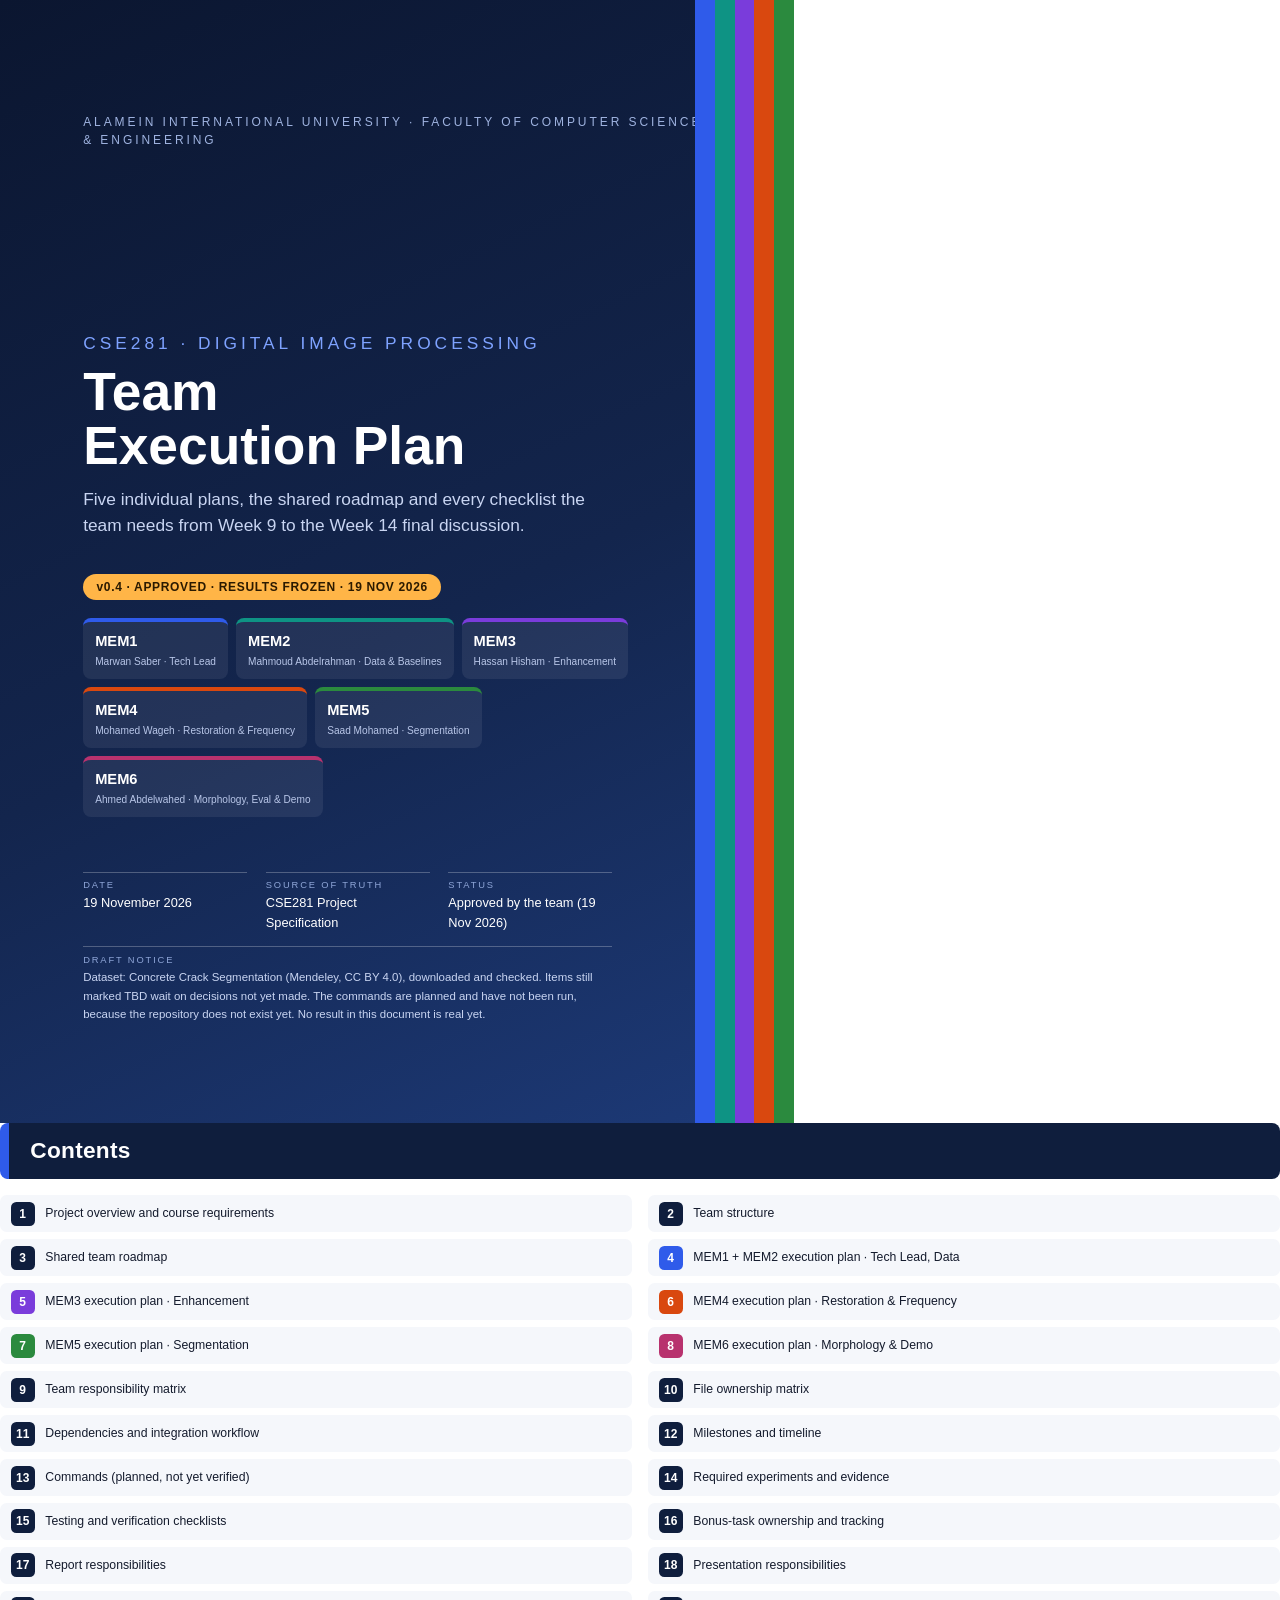
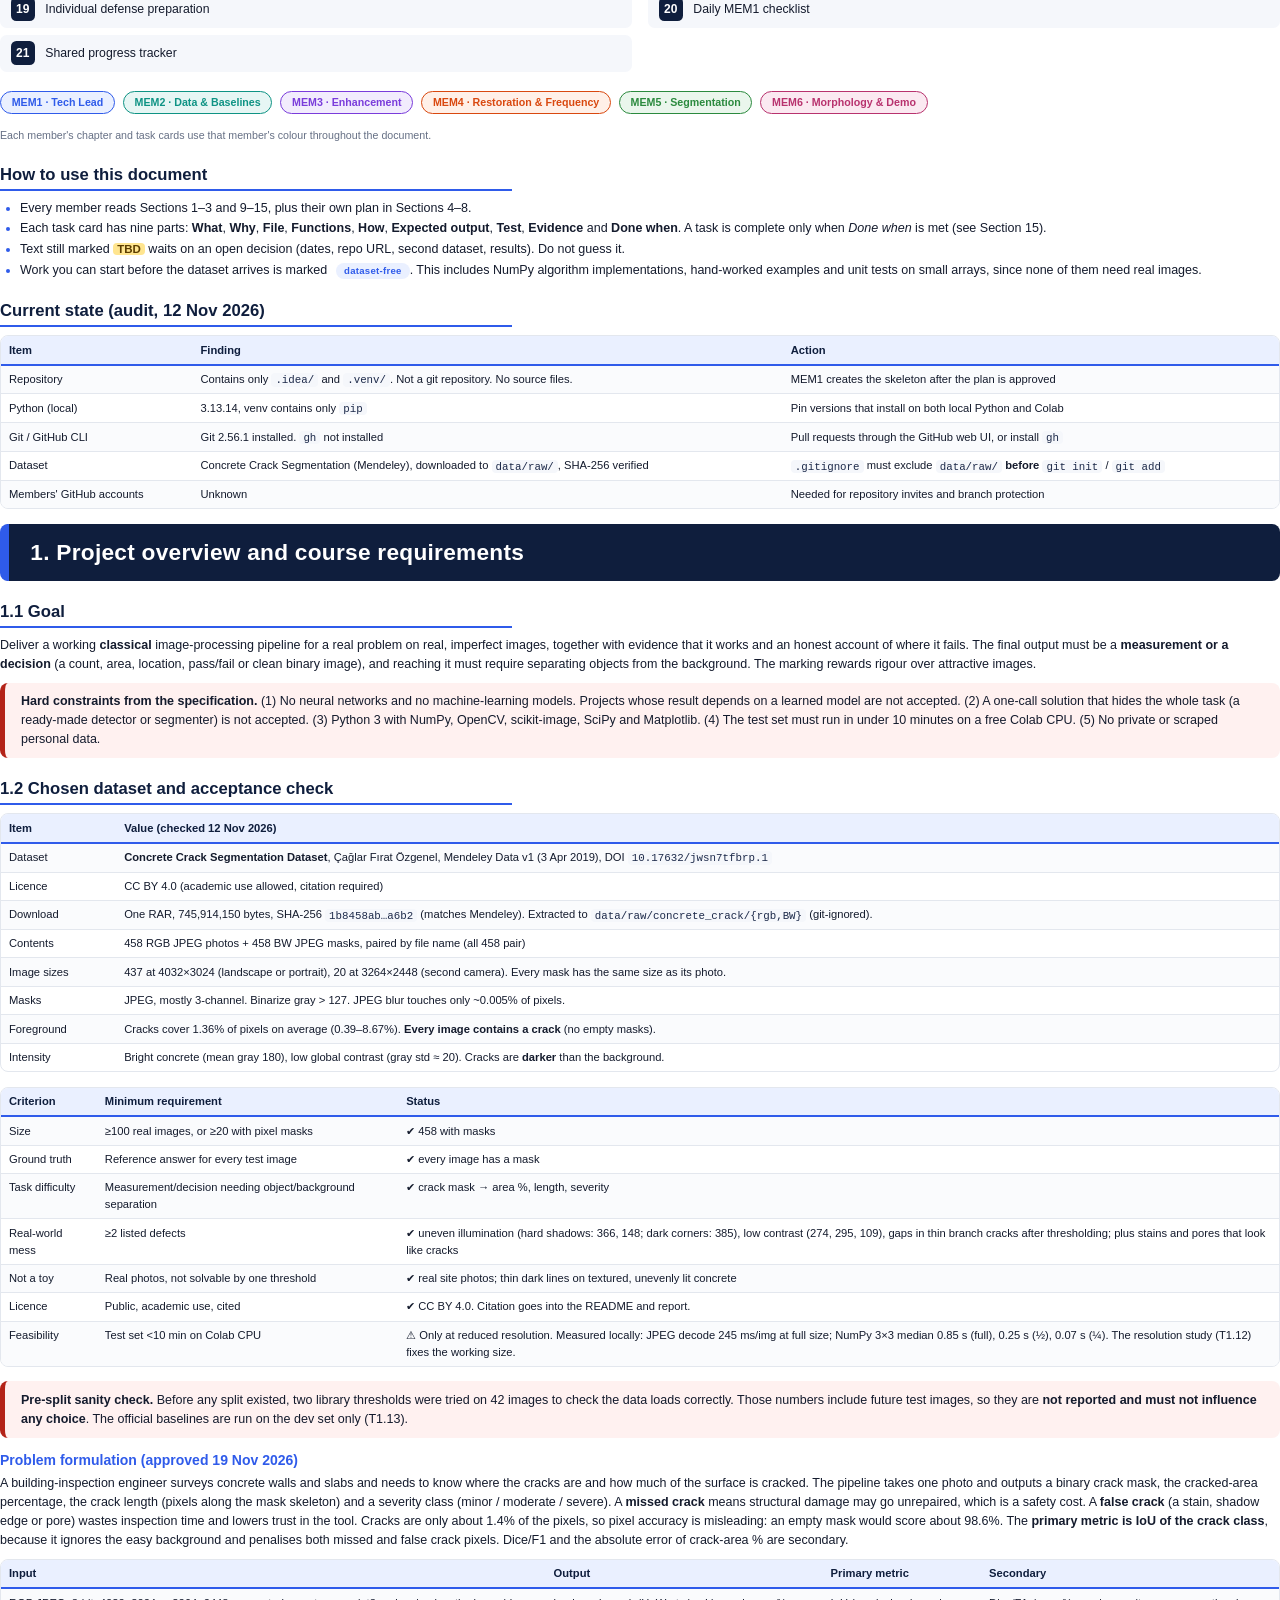
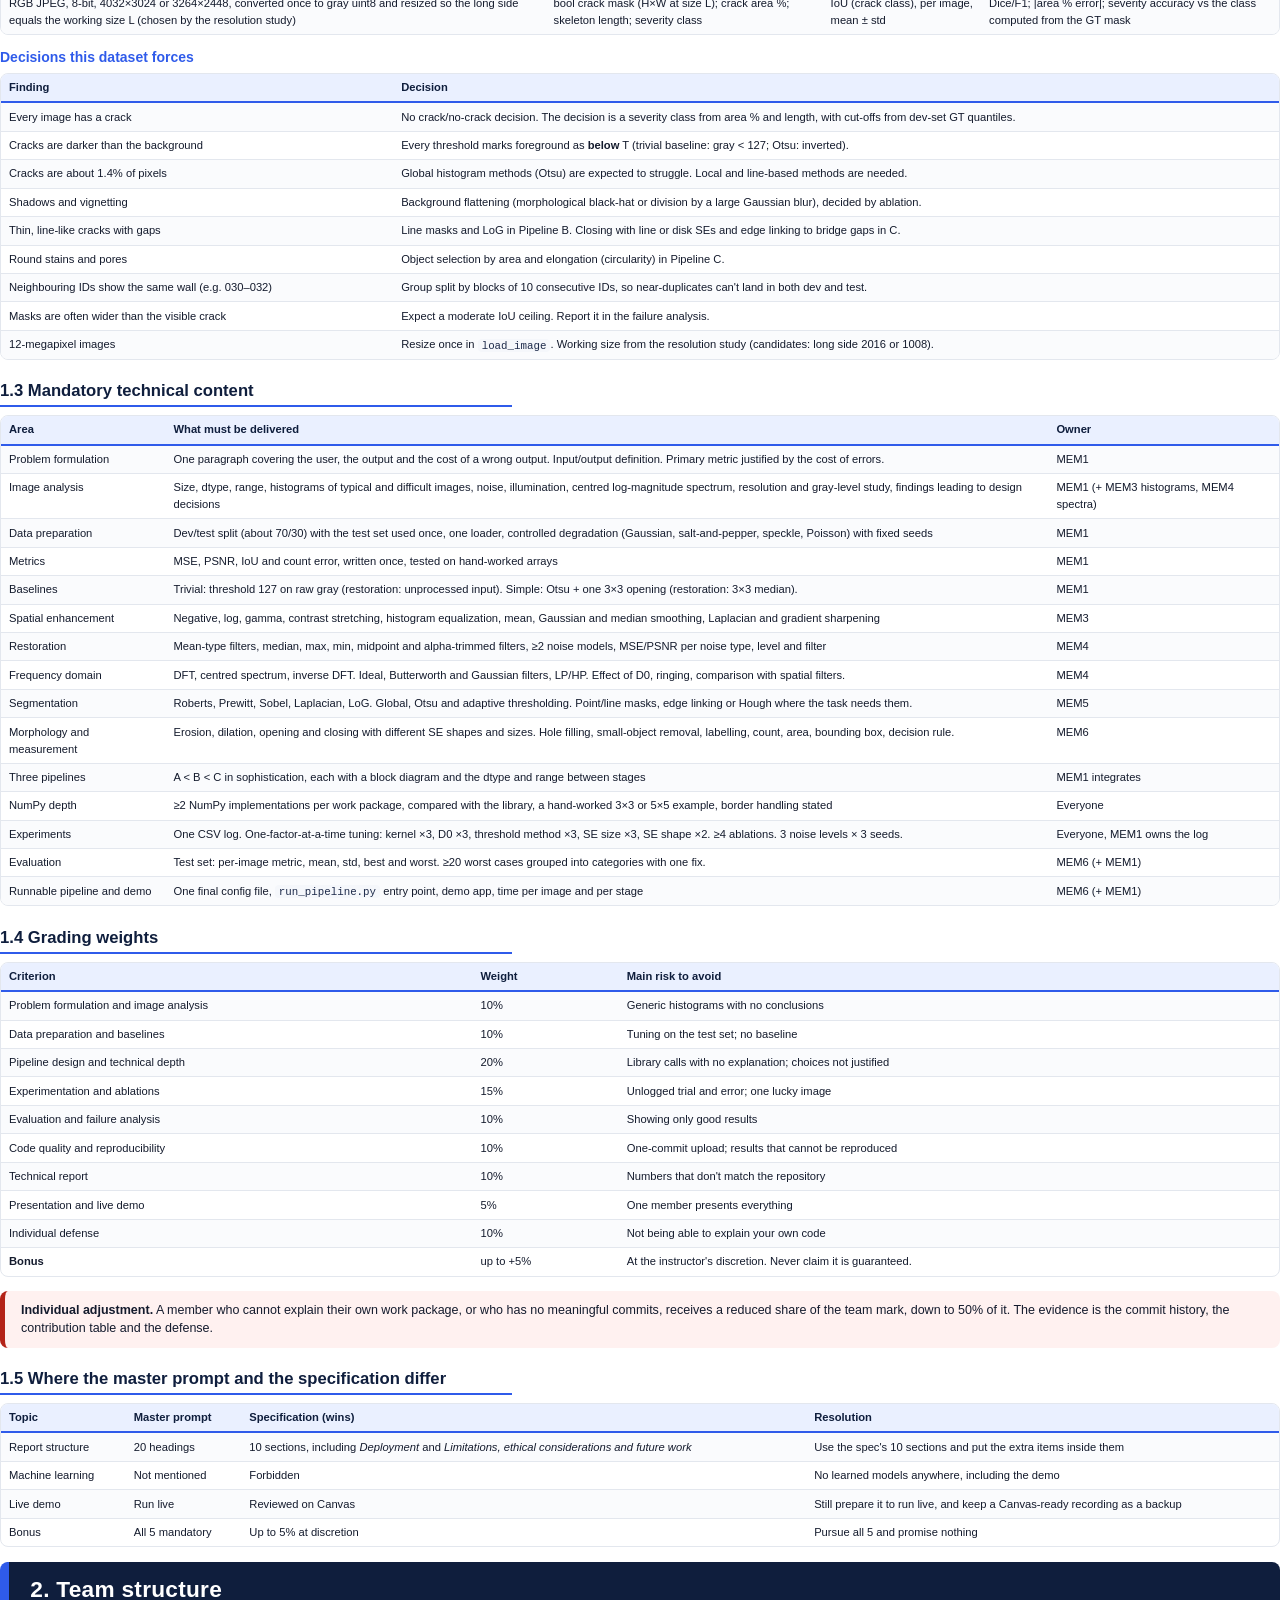
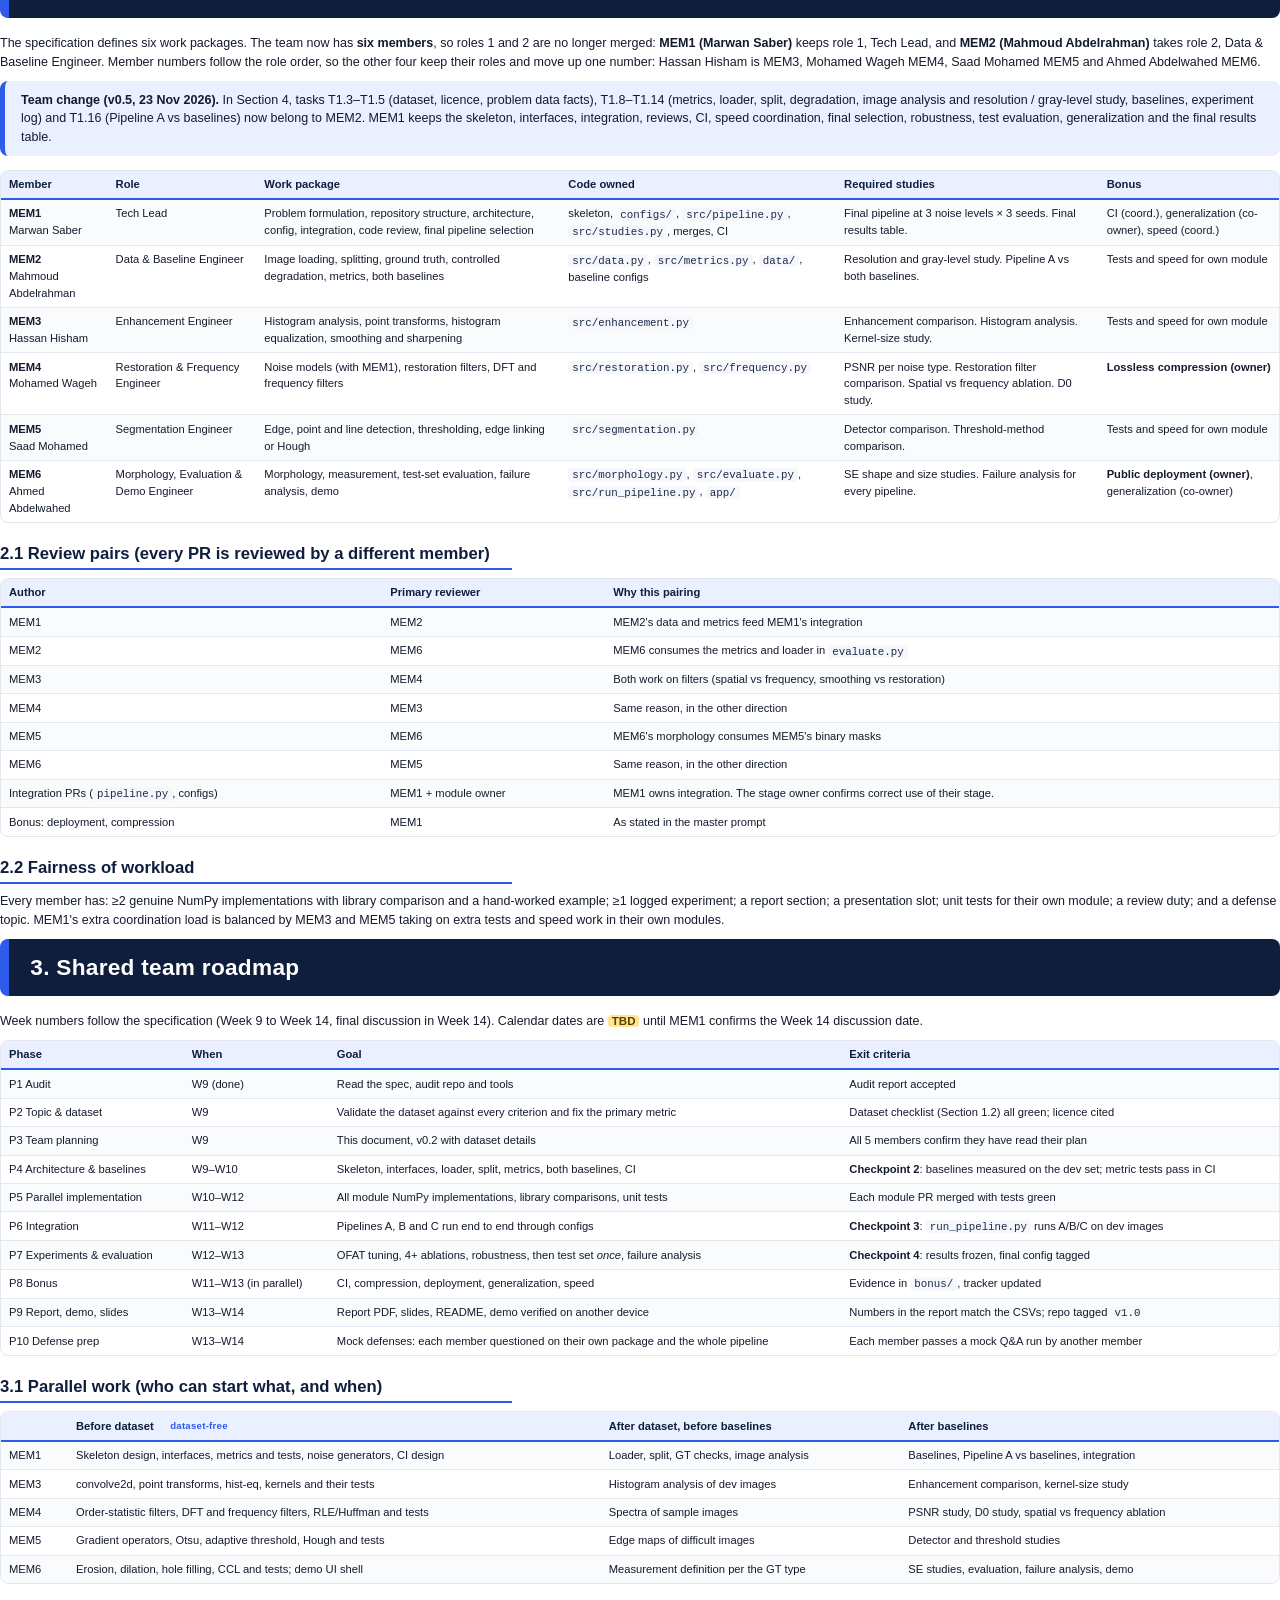
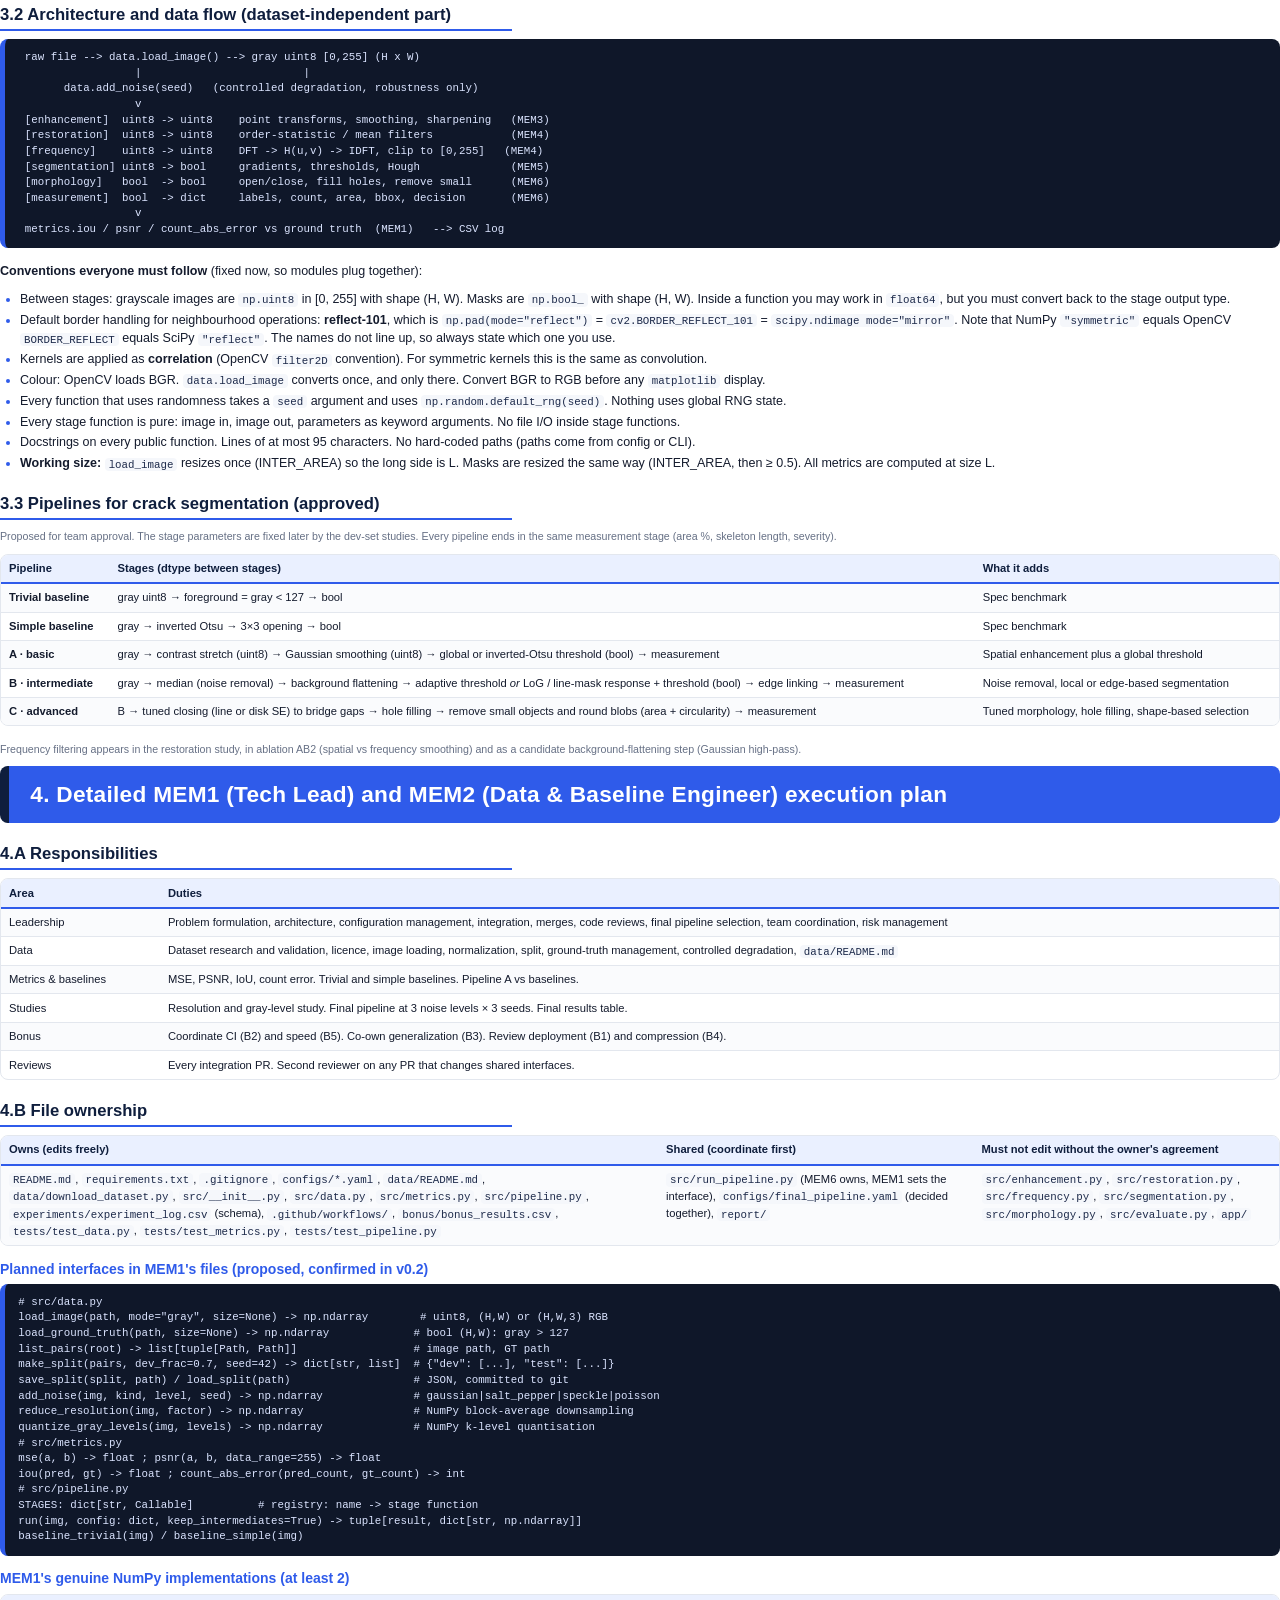
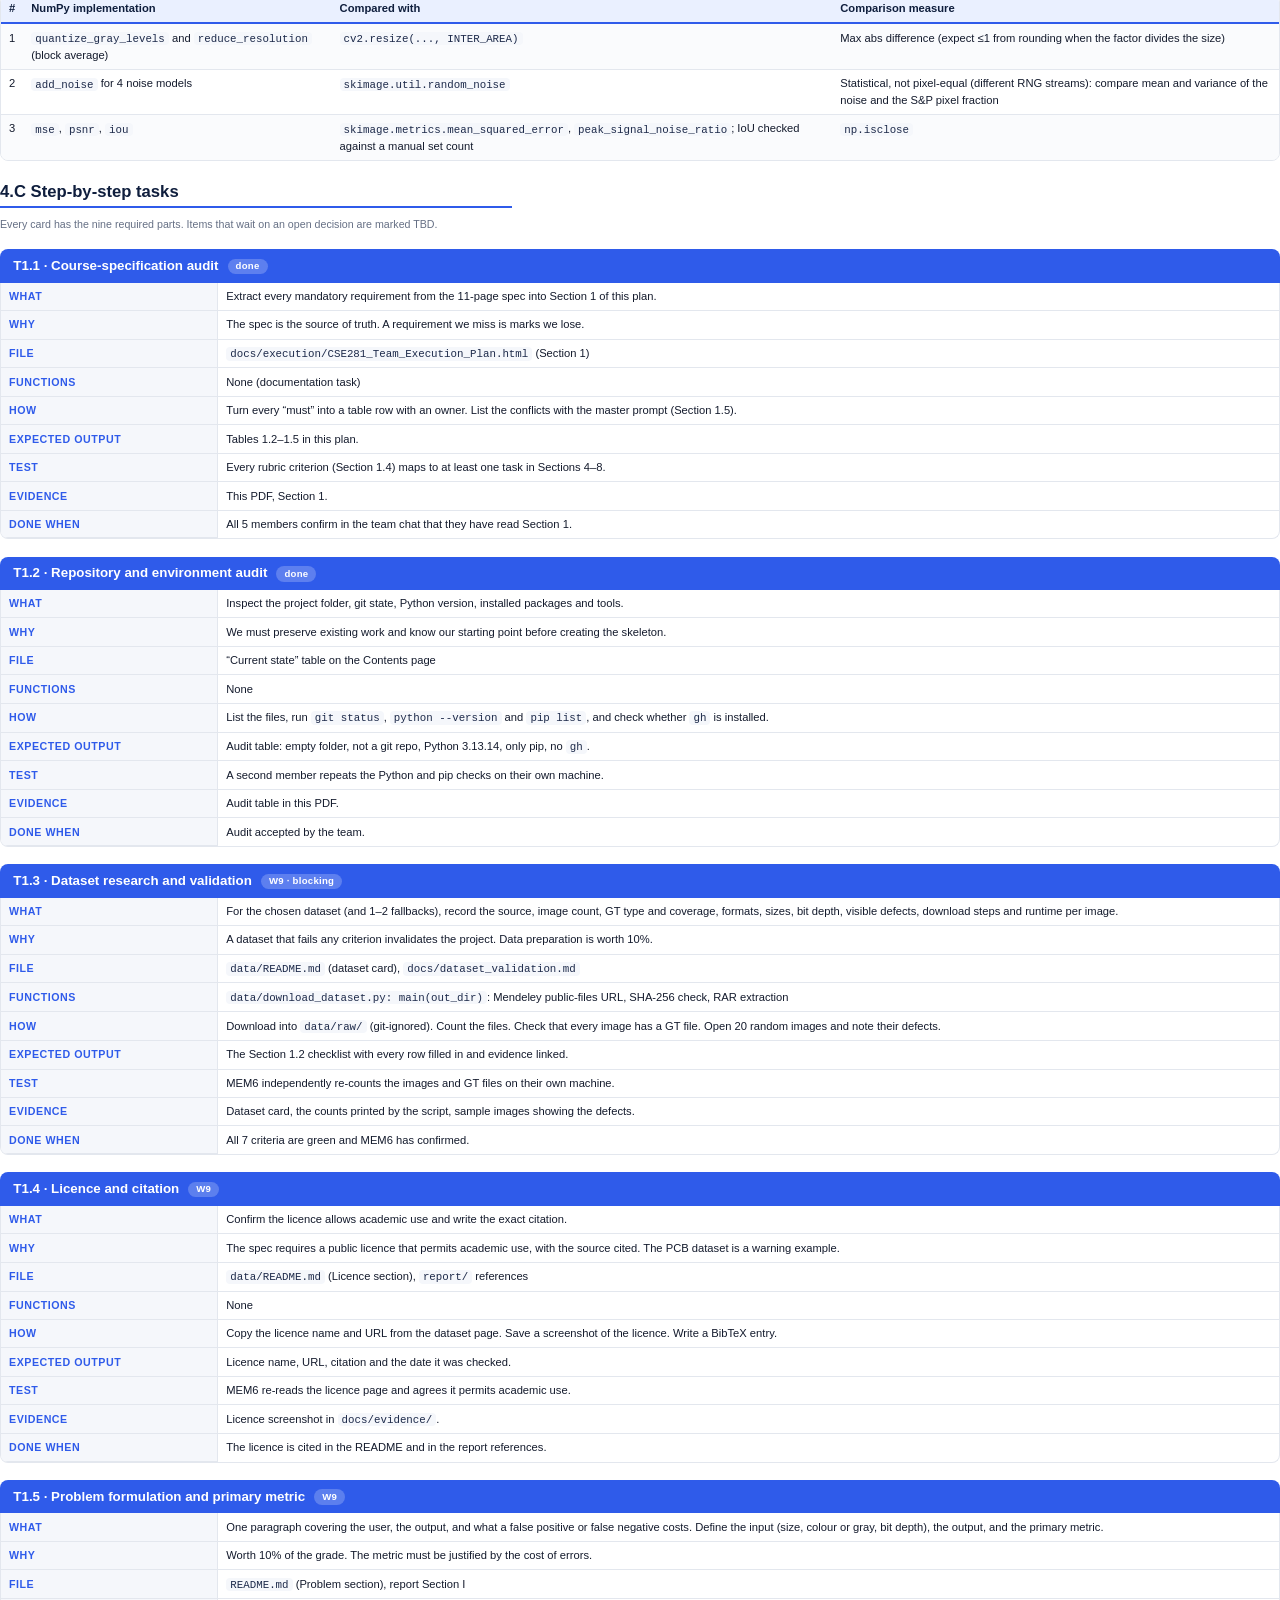
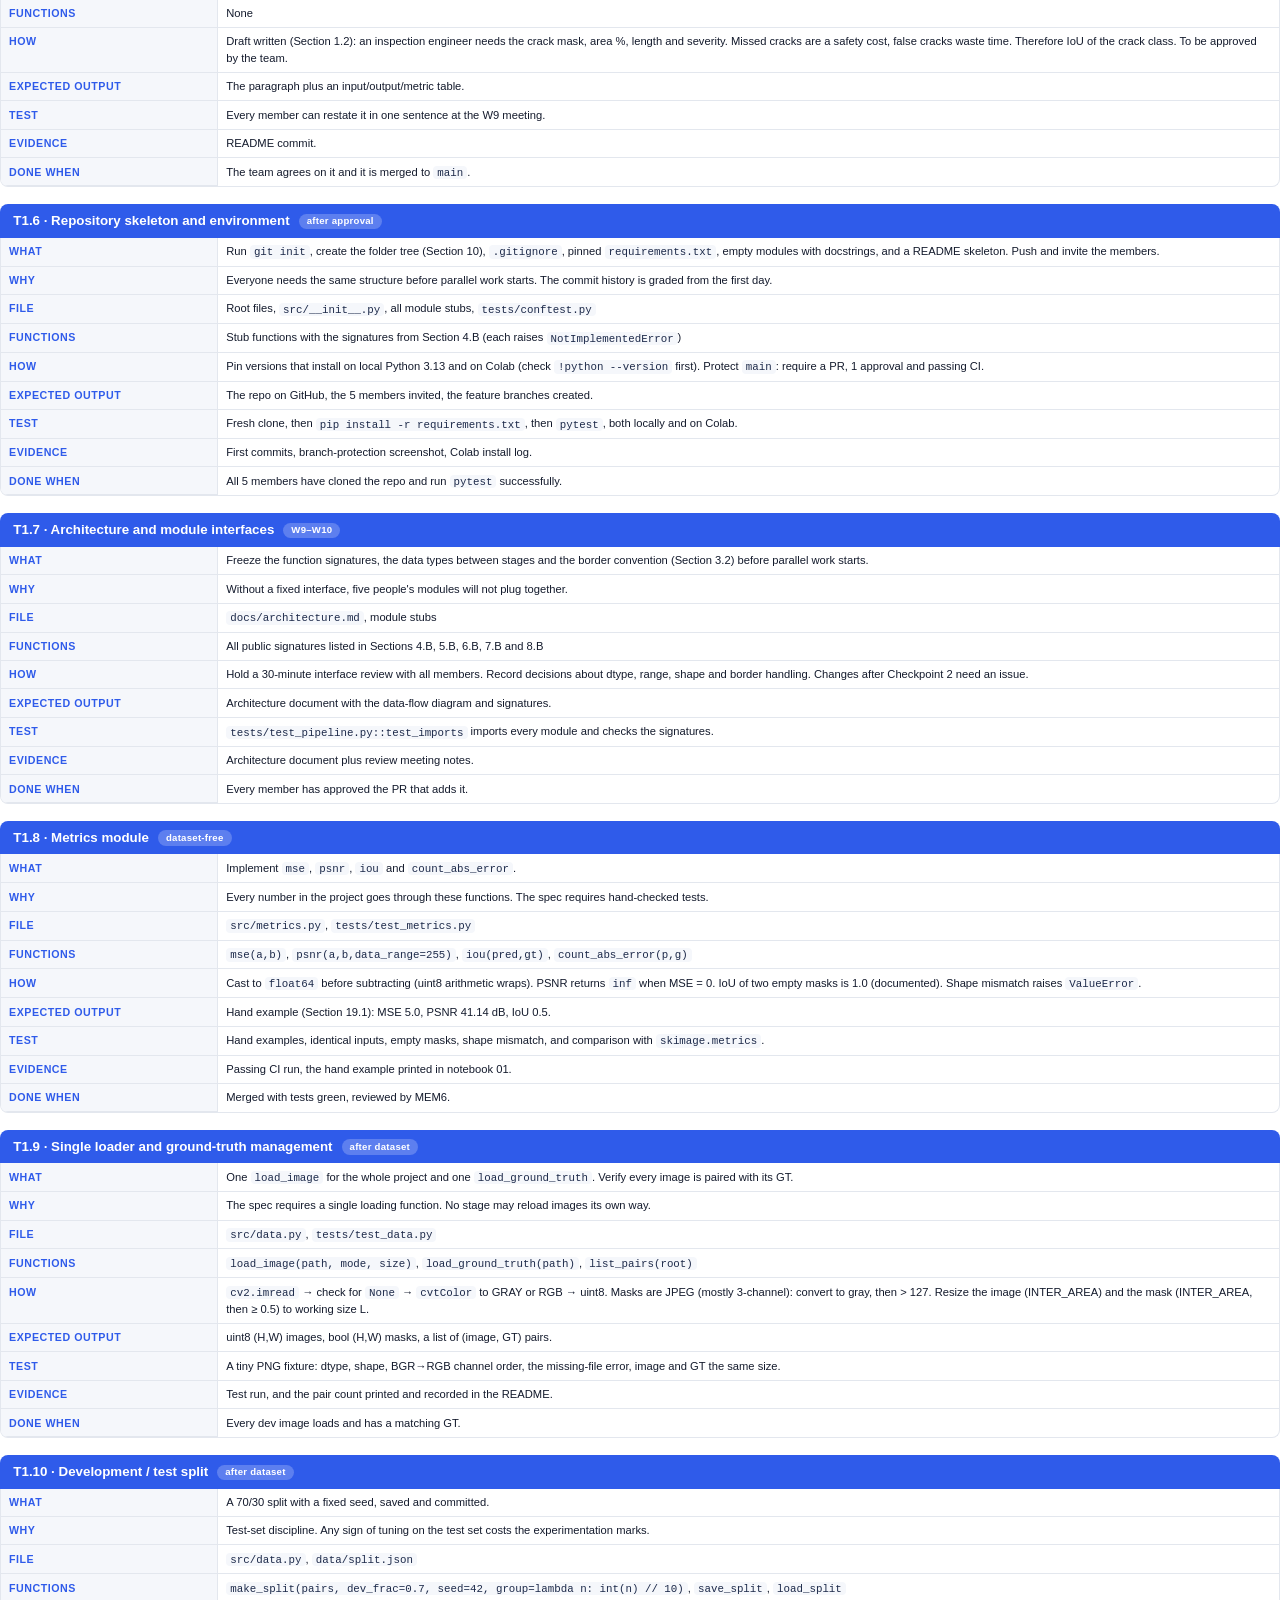
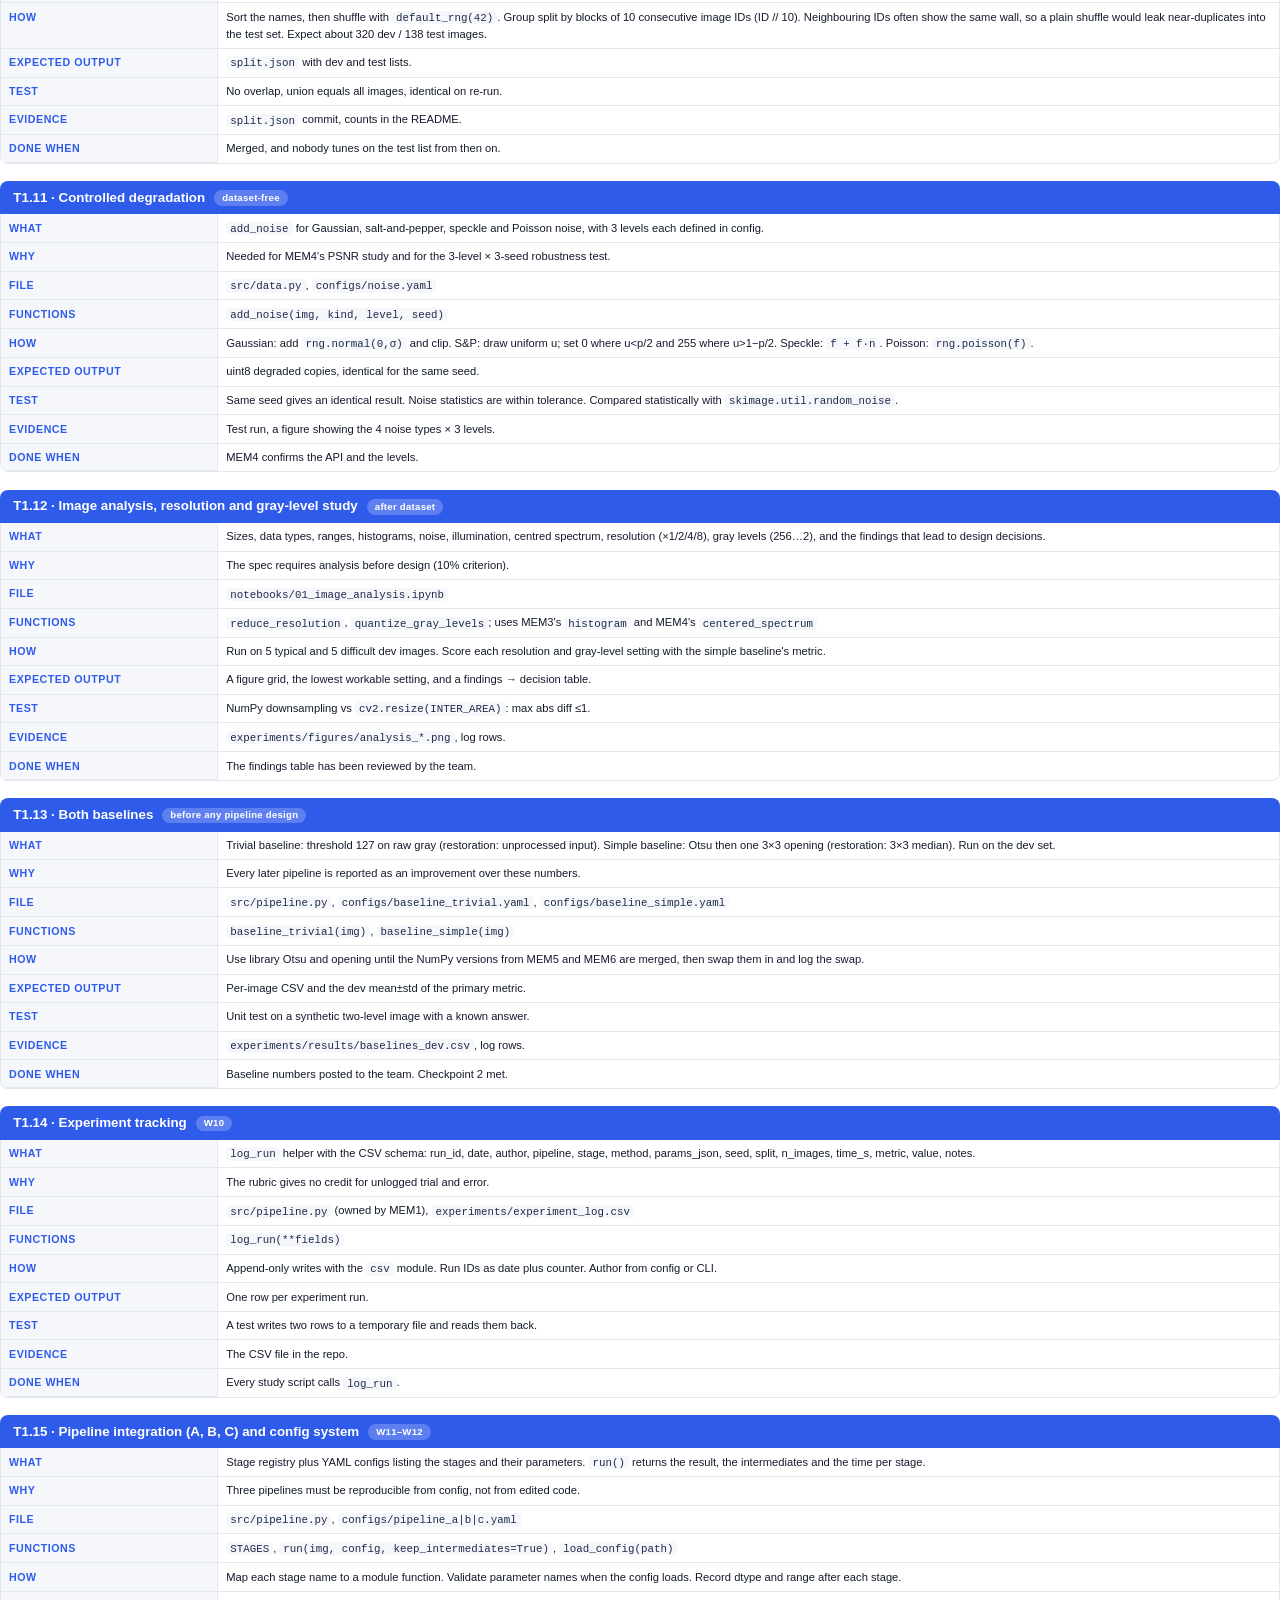
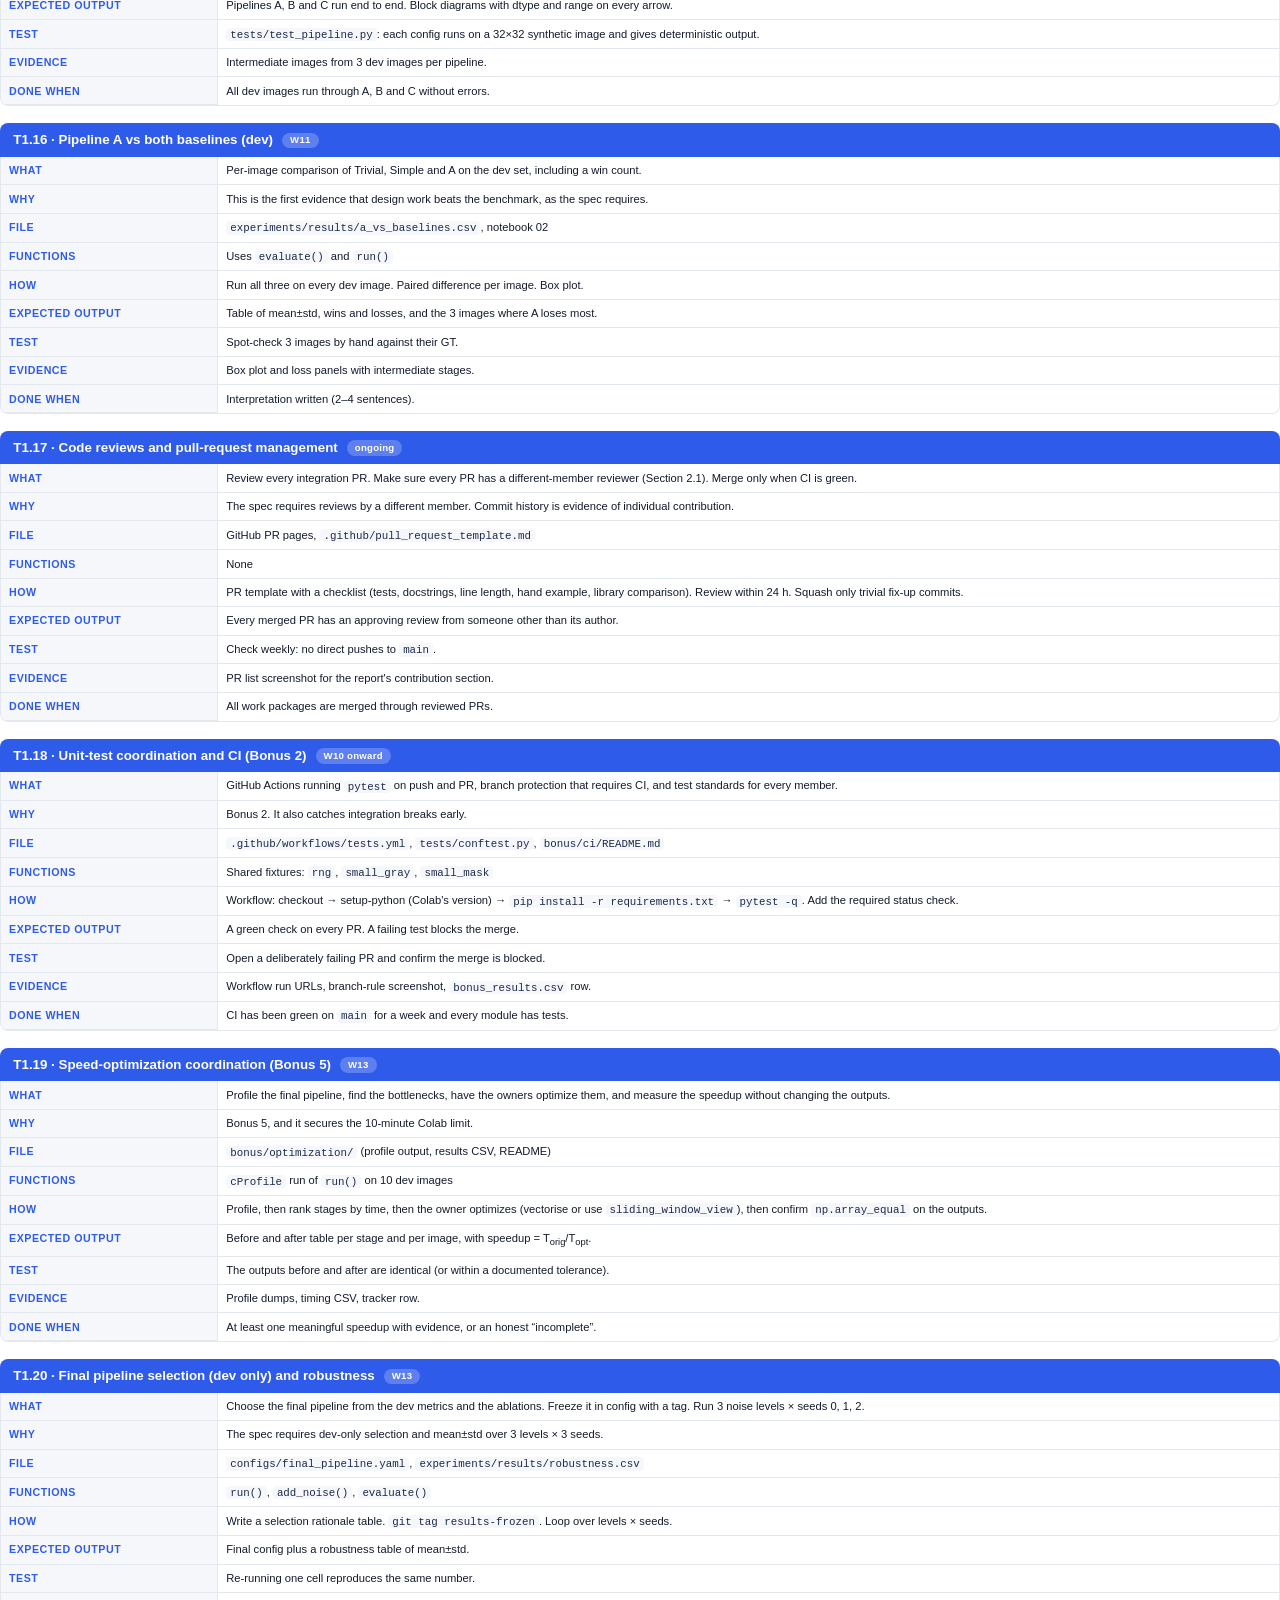
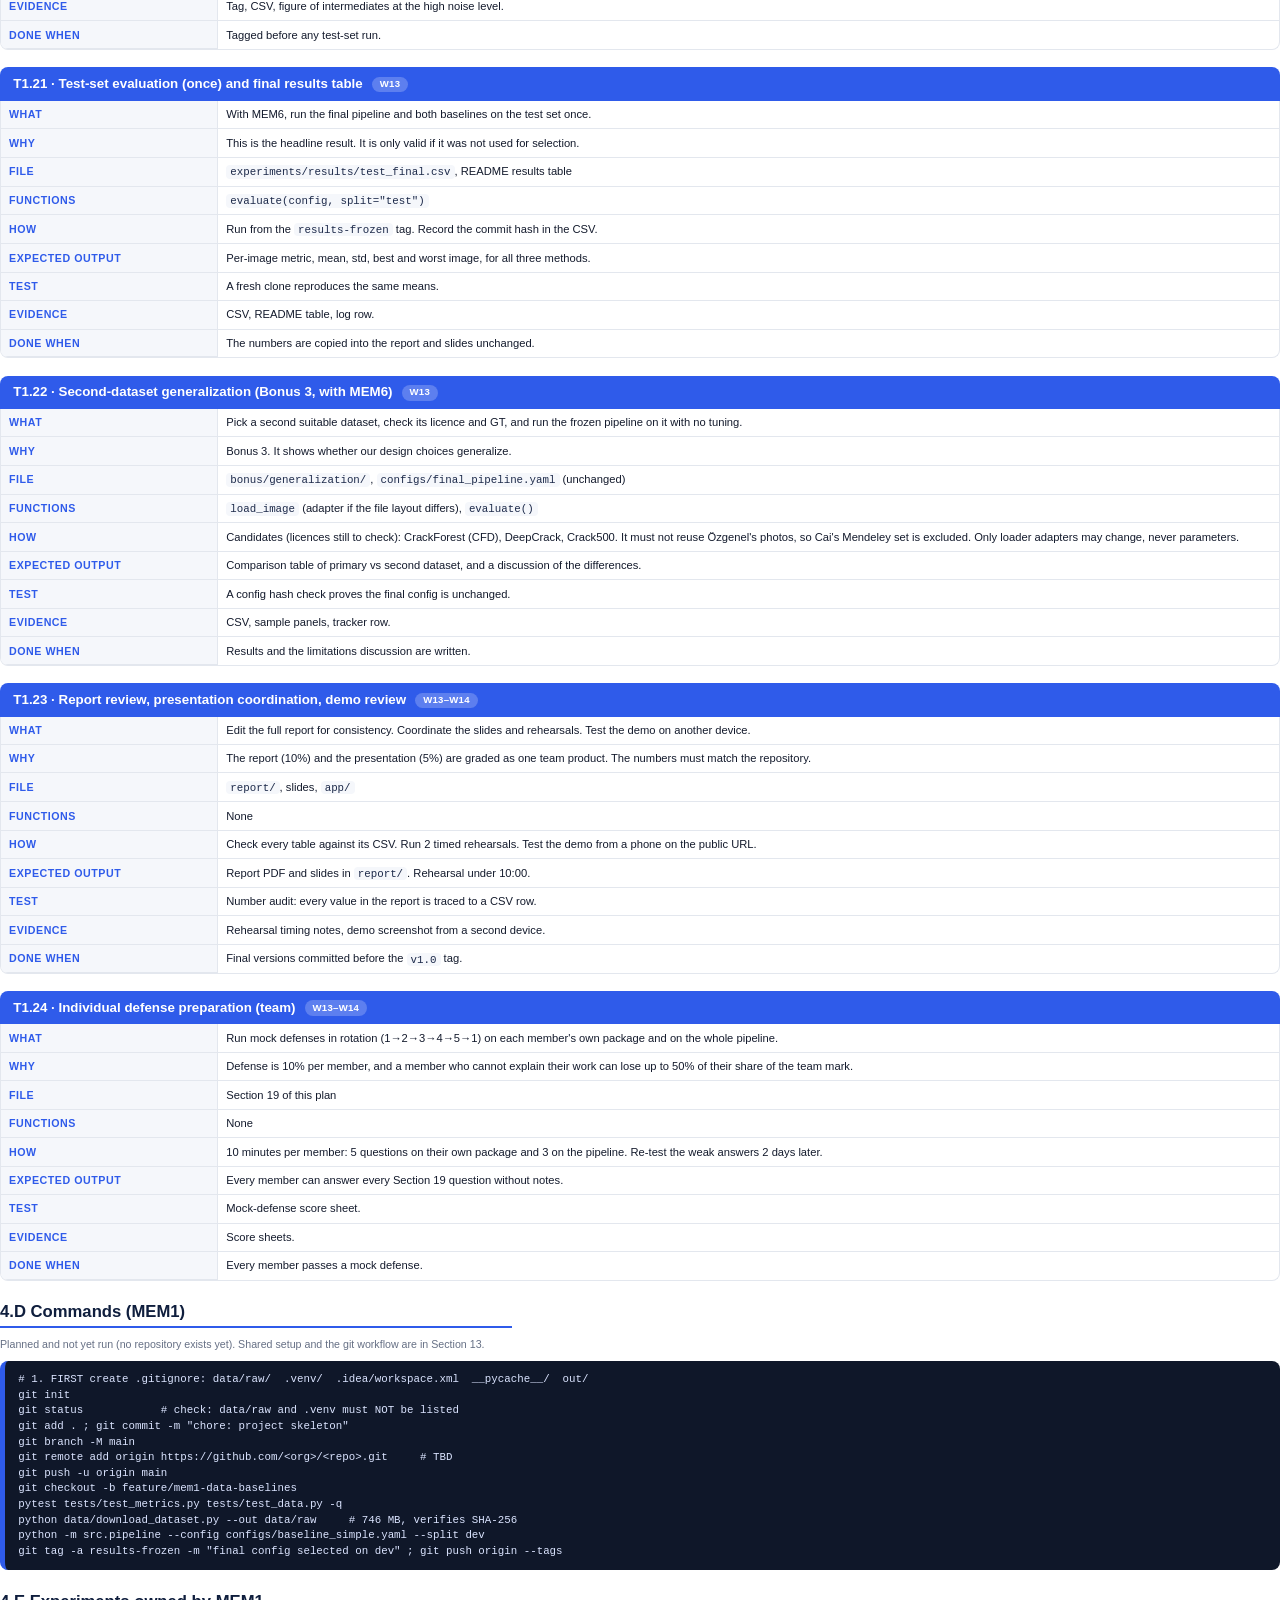
<file: docs/execution/CSE281_Team_Execution_Plan.html>
<!doctype html>
<html lang="en">
<head>
<meta charset="utf-8">
<title>CSE281 Team Execution Plan (v0.4)</title>
<link rel="stylesheet" href="style.css">
</head>
<body>

<!-- ============================== COVER ============================== -->
<section class="cover">
  <div class="stripes">
    <span style="background:#2f5bea"></span><span style="background:#0e9384"></span>
    <span style="background:#7a3cdb"></span><span style="background:#d9480f"></span>
    <span style="background:#2b8a3e"></span>
  </div>
  <div class="uni">Alamein International University &middot; Faculty of Computer Science &amp; Engineering</div>
  <div class="course">CSE281 &middot; Digital Image Processing</div>
  <div class="title">Team<br>Execution Plan</div>
  <div class="sub">Five individual plans, the shared roadmap and every checklist the team needs
    from Week 9 to the Week 14 final discussion.</div>
  <span class="pill">v0.4 &middot; APPROVED &middot; RESULTS FROZEN &middot; 19 NOV 2026</span>
  <div class="members">
    <div class="m1"><b>MEM1</b><i>Marwan Saber &middot; Tech Lead</i></div>
    <div class="m2"><b>MEM2</b><i>Mahmoud Abdelrahman &middot; Data &amp; Baselines</i></div>
    <div class="m3"><b>MEM3</b><i>Hassan Hisham &middot; Enhancement</i></div>
    <div class="m4"><b>MEM4</b><i>Mohamed Wageh &middot; Restoration &amp; Frequency</i></div>
    <div class="m5"><b>MEM5</b><i>Saad Mohamed &middot; Segmentation</i></div>
    <div class="m6"><b>MEM6</b><i>Ahmed Abdelwahed &middot; Morphology, Eval &amp; Demo</i></div>
  </div>
  <div class="meta">
    <div><small>Date</small><span>19 November 2026</span></div>
    <div><small>Source of truth</small><span>CSE281 Project Specification</span></div>
    <div><small>Status</small><span>Approved by the team (19 Nov 2026)</span></div>
    <div style="grid-column: span 3"><small>Draft notice</small><span style="font-size:8.6pt;color:#c9d5f2">
      Dataset: Concrete Crack Segmentation (Mendeley, CC BY 4.0), downloaded and checked. Items still
      marked TBD wait on decisions not yet made. The commands are planned and have not been run,
      because the repository does not exist yet. No result in this document is real yet.</span></div>
  </div>
</section>

<!-- ============================== TOC ============================== -->
<section class="page-break toc">
<h1>Contents</h1>
<div class="toc-grid">
  <div><b>1</b>Project overview and course requirements</div>
  <div><b>2</b>Team structure</div>
  <div><b>3</b>Shared team roadmap</div>
  <div class="m1"><b>4</b>MEM1 + MEM2 execution plan &middot; Tech Lead, Data</div>
  <div class="m3"><b>5</b>MEM3 execution plan &middot; Enhancement</div>
  <div class="m4"><b>6</b>MEM4 execution plan &middot; Restoration &amp; Frequency</div>
  <div class="m5"><b>7</b>MEM5 execution plan &middot; Segmentation</div>
  <div class="m6"><b>8</b>MEM6 execution plan &middot; Morphology &amp; Demo</div>
  <div><b>9</b>Team responsibility matrix</div>
  <div><b>10</b>File ownership matrix</div>
  <div><b>11</b>Dependencies and integration workflow</div>
  <div><b>12</b>Milestones and timeline</div>
  <div><b>13</b>Commands (planned, not yet verified)</div>
  <div><b>14</b>Required experiments and evidence</div>
  <div><b>15</b>Testing and verification checklists</div>
  <div><b>16</b>Bonus-task ownership and tracking</div>
  <div><b>17</b>Report responsibilities</div>
  <div><b>18</b>Presentation responsibilities</div>
  <div><b>19</b>Individual defense preparation</div>
  <div><b>20</b>Daily MEM1 checklist</div>
  <div><b>21</b>Shared progress tracker</div>
</div>
<div class="legend">
  <span class="m1">MEM1 &middot; Tech Lead</span><span class="m2">MEM2 &middot; Data &amp; Baselines</span>
<span class="m3">MEM3 &middot; Enhancement</span>  <span class="m4">MEM4 &middot; Restoration &amp; Frequency</span>
<span class="m5">MEM5 &middot; Segmentation</span>  <span class="m6">MEM6 &middot; Morphology &amp; Demo</span>
</div>
<p class="small">Each member's chapter and task cards use that member's colour throughout the document.</p>

<h2>How to use this document</h2>
<ul>
  <li>Every member reads Sections 1&ndash;3 and 9&ndash;15, plus their own plan in Sections 4&ndash;8.</li>
  <li>Each task card has nine parts: <b>What</b>, <b>Why</b>, <b>File</b>, <b>Functions</b>,
      <b>How</b>, <b>Expected output</b>, <b>Test</b>, <b>Evidence</b> and <b>Done when</b>.
      A task is complete only when <i>Done when</i> is met (see Section 15).</li>
  <li>Text still marked <span class="tbd">TBD</span> waits on an open decision (dates, repo URL, second dataset, results). Do not guess it.</li>
  <li>Work you can start before the dataset arrives is marked <span class="tag">dataset-free</span>.
      This includes NumPy algorithm implementations, hand-worked examples and unit tests on small
      arrays, since none of them need real images.</li>
</ul>

<h2>Current state (audit, 12 Nov 2026)</h2>
<table>
  <tr><th>Item</th><th>Finding</th><th>Action</th></tr>
  <tr><td>Repository</td><td>Contains only <code>.idea/</code> and <code>.venv/</code>. Not a git repository. No source files.</td><td>MEM1 creates the skeleton after the plan is approved</td></tr>
  <tr><td>Python (local)</td><td>3.13.14, venv contains only <code>pip</code></td><td>Pin versions that install on both local Python and Colab</td></tr>
  <tr><td>Git / GitHub CLI</td><td>Git 2.56.1 installed. <code>gh</code> not installed</td><td>Pull requests through the GitHub web UI, or install <code>gh</code></td></tr>
  <tr><td>Dataset</td><td>Concrete Crack Segmentation (Mendeley), downloaded to <code>data/raw/</code>, SHA-256 verified</td><td><code>.gitignore</code> must exclude <code>data/raw/</code> <b>before</b> <code>git init</code> / <code>git add</code></td></tr>
  <tr><td>Members' GitHub accounts</td><td>Unknown</td><td>Needed for repository invites and branch protection</td></tr>
</table>
</section>

<!-- ============================== 1 ============================== -->
<section class="page-break">
<h1>1. Project overview and course requirements</h1>

<h2>1.1 Goal</h2>
<p>Deliver a working <b>classical</b> image-processing pipeline for a real problem on real,
imperfect images, together with evidence that it works and an honest account of where it fails.
The final output must be a <b>measurement or a decision</b> (a count, area, location, pass/fail
or clean binary image), and reaching it must require separating objects from the background.
The marking rewards rigour over attractive images.</p>

<div class="warn"><b>Hard constraints from the specification.</b>
(1) No neural networks and no machine-learning models. Projects whose result depends on a learned
model are not accepted. (2) A one-call solution that hides the whole task (a ready-made detector
or segmenter) is not accepted. (3) Python 3 with NumPy, OpenCV, scikit-image, SciPy and
Matplotlib. (4) The test set must run in under 10 minutes on a free Colab CPU.
(5) No private or scraped personal data.</div>

<h2>1.2 Chosen dataset and acceptance check</h2>
<table>
  <tr><th>Item</th><th>Value (checked 12 Nov 2026)</th></tr>
  <tr><td>Dataset</td><td><b>Concrete Crack Segmentation Dataset</b>, &Ccedil;a&#287;lar F&#305;rat &Ouml;zgenel,
    Mendeley Data v1 (3 Apr 2019), DOI <code>10.17632/jwsn7tfbrp.1</code></td></tr>
  <tr><td>Licence</td><td>CC BY 4.0 (academic use allowed, citation required)</td></tr>
  <tr><td>Download</td><td>One RAR, 745,914,150 bytes, SHA-256 <code>1b8458ab&hellip;a6b2</code>
    (matches Mendeley). Extracted to <code>data/raw/concrete_crack/{rgb,BW}</code> (git-ignored).</td></tr>
  <tr><td>Contents</td><td>458 RGB JPEG photos + 458 BW JPEG masks, paired by file name (all 458 pair)</td></tr>
  <tr><td>Image sizes</td><td>437 at 4032&times;3024 (landscape or portrait), 20 at 3264&times;2448 (second camera).
    Every mask has the same size as its photo.</td></tr>
  <tr><td>Masks</td><td>JPEG, mostly 3-channel. Binarize gray &gt; 127. JPEG blur touches only ~0.005% of pixels.</td></tr>
  <tr><td>Foreground</td><td>Cracks cover 1.36% of pixels on average (0.39&ndash;8.67%). <b>Every image contains a
    crack</b> (no empty masks).</td></tr>
  <tr><td>Intensity</td><td>Bright concrete (mean gray 180), low global contrast (gray std &asymp; 20). Cracks are
    <b>darker</b> than the background.</td></tr>
</table>
<table>
  <tr><th>Criterion</th><th>Minimum requirement</th><th>Status</th></tr>
  <tr><td>Size</td><td>&ge;100 real images, or &ge;20 with pixel masks</td><td>&#10004; 458 with masks</td></tr>
  <tr><td>Ground truth</td><td>Reference answer for every test image</td><td>&#10004; every image has a mask</td></tr>
  <tr><td>Task difficulty</td><td>Measurement/decision needing object/background separation</td><td>&#10004; crack mask &rarr; area %, length, severity</td></tr>
  <tr><td>Real-world mess</td><td>&ge;2 listed defects</td><td>&#10004; uneven illumination (hard shadows: 366, 148; dark corners: 385), low contrast (274, 295, 109), gaps in thin branch cracks after thresholding; plus stains and pores that look like cracks</td></tr>
  <tr><td>Not a toy</td><td>Real photos, not solvable by one threshold</td><td>&#10004; real site photos; thin dark lines on textured, unevenly lit concrete</td></tr>
  <tr><td>Licence</td><td>Public, academic use, cited</td><td>&#10004; CC BY 4.0. Citation goes into the README and report.</td></tr>
  <tr><td>Feasibility</td><td>Test set &lt;10 min on Colab CPU</td><td>&#9888; Only at reduced resolution. Measured locally: JPEG decode 245 ms/img at full size; NumPy 3&times;3 median 0.85 s (full), 0.25 s (&frac12;), 0.07 s (&frac14;). The resolution study (T1.12) fixes the working size.</td></tr>
</table>
<div class="warn"><b>Pre-split sanity check.</b> Before any split existed, two library thresholds were tried
on 42 images to check the data loads correctly. Those numbers include future test images, so they are
<b>not reported and must not influence any choice</b>. The official baselines are run on the dev set only (T1.13).</div>

<h3>Problem formulation (approved 19 Nov 2026)</h3>
<p>A building-inspection engineer surveys concrete walls and slabs and needs to know where the cracks are
and how much of the surface is cracked. The pipeline takes one photo and outputs a binary crack mask, the
cracked-area percentage, the crack length (pixels along the mask skeleton) and a severity class
(minor / moderate / severe). A <b>missed crack</b> means structural damage may go unrepaired, which is a
safety cost. A <b>false crack</b> (a stain, shadow edge or pore) wastes inspection time and lowers trust in
the tool. Cracks are only about 1.4% of the pixels, so pixel accuracy is misleading: an empty mask would score
about 98.6%. The <b>primary metric is IoU of the crack class</b>, because it ignores the easy background and
penalises both missed and false crack pixels. Dice/F1 and the absolute error of crack-area % are secondary.</p>
<table>
  <tr><th>Input</th><th>Output</th><th>Primary metric</th><th>Secondary</th></tr>
  <tr><td>RGB JPEG, 8-bit, 4032&times;3024 or 3264&times;2448, converted once to gray uint8 and resized so the
    long side equals the working size L (chosen by the resolution study)</td>
    <td>bool crack mask (H&times;W at size L); crack area %; skeleton length; severity class</td>
    <td>IoU (crack class), per image, mean &plusmn; std</td>
    <td>Dice/F1; |area % error|; severity accuracy vs the class computed from the GT mask</td></tr>
</table>
<h3>Decisions this dataset forces</h3>
<table>
  <tr><th>Finding</th><th>Decision</th></tr>
  <tr><td>Every image has a crack</td><td>No crack/no-crack decision. The decision is a severity class from area % and length, with cut-offs from dev-set GT quantiles.</td></tr>
  <tr><td>Cracks are darker than the background</td><td>Every threshold marks foreground as <b>below</b> T (trivial baseline: gray &lt; 127; Otsu: inverted).</td></tr>
  <tr><td>Cracks are about 1.4% of pixels</td><td>Global histogram methods (Otsu) are expected to struggle. Local and line-based methods are needed.</td></tr>
  <tr><td>Shadows and vignetting</td><td>Background flattening (morphological black-hat or division by a large Gaussian blur), decided by ablation.</td></tr>
  <tr><td>Thin, line-like cracks with gaps</td><td>Line masks and LoG in Pipeline B. Closing with line or disk SEs and edge linking to bridge gaps in C.</td></tr>
  <tr><td>Round stains and pores</td><td>Object selection by area and elongation (circularity) in Pipeline C.</td></tr>
  <tr><td>Neighbouring IDs show the same wall (e.g. 030&ndash;032)</td><td>Group split by blocks of 10 consecutive IDs, so near-duplicates can't land in both dev and test.</td></tr>
  <tr><td>Masks are often wider than the visible crack</td><td>Expect a moderate IoU ceiling. Report it in the failure analysis.</td></tr>
  <tr><td>12-megapixel images</td><td>Resize once in <code>load_image</code>. Working size from the resolution study (candidates: long side 2016 or 1008).</td></tr>
</table>

<h2>1.3 Mandatory technical content</h2>
<table>
  <tr><th>Area</th><th>What must be delivered</th><th>Owner</th></tr>
  <tr><td>Problem formulation</td><td>One paragraph covering the user, the output and the cost of a wrong output. Input/output definition. Primary metric justified by the cost of errors.</td><td>MEM1</td></tr>
  <tr><td>Image analysis</td><td>Size, dtype, range, histograms of typical and difficult images, noise, illumination, centred log-magnitude spectrum, resolution and gray-level study, findings leading to design decisions</td><td>MEM1 (+ MEM3 histograms, MEM4 spectra)</td></tr>
  <tr><td>Data preparation</td><td>Dev/test split (about 70/30) with the test set used once, one loader, controlled degradation (Gaussian, salt-and-pepper, speckle, Poisson) with fixed seeds</td><td>MEM1</td></tr>
  <tr><td>Metrics</td><td>MSE, PSNR, IoU and count error, written once, tested on hand-worked arrays</td><td>MEM1</td></tr>
  <tr><td>Baselines</td><td>Trivial: threshold 127 on raw gray (restoration: unprocessed input). Simple: Otsu + one 3&times;3 opening (restoration: 3&times;3 median).</td><td>MEM1</td></tr>
  <tr><td>Spatial enhancement</td><td>Negative, log, gamma, contrast stretching, histogram equalization, mean, Gaussian and median smoothing, Laplacian and gradient sharpening</td><td>MEM3</td></tr>
  <tr><td>Restoration</td><td>Mean-type filters, median, max, min, midpoint and alpha-trimmed filters, &ge;2 noise models, MSE/PSNR per noise type, level and filter</td><td>MEM4</td></tr>
  <tr><td>Frequency domain</td><td>DFT, centred spectrum, inverse DFT. Ideal, Butterworth and Gaussian filters, LP/HP. Effect of D0, ringing, comparison with spatial filters.</td><td>MEM4</td></tr>
  <tr><td>Segmentation</td><td>Roberts, Prewitt, Sobel, Laplacian, LoG. Global, Otsu and adaptive thresholding. Point/line masks, edge linking or Hough where the task needs them.</td><td>MEM5</td></tr>
  <tr><td>Morphology and measurement</td><td>Erosion, dilation, opening and closing with different SE shapes and sizes. Hole filling, small-object removal, labelling, count, area, bounding box, decision rule.</td><td>MEM6</td></tr>
  <tr><td>Three pipelines</td><td>A &lt; B &lt; C in sophistication, each with a block diagram and the dtype and range between stages</td><td>MEM1 integrates</td></tr>
  <tr><td>NumPy depth</td><td>&ge;2 NumPy implementations per work package, compared with the library, a hand-worked 3&times;3 or 5&times;5 example, border handling stated</td><td>Everyone</td></tr>
  <tr><td>Experiments</td><td>One CSV log. One-factor-at-a-time tuning: kernel &times;3, D0 &times;3, threshold method &times;3, SE size &times;3, SE shape &times;2. &ge;4 ablations. 3 noise levels &times; 3 seeds.</td><td>Everyone, MEM1 owns the log</td></tr>
  <tr><td>Evaluation</td><td>Test set: per-image metric, mean, std, best and worst. &ge;20 worst cases grouped into categories with one fix.</td><td>MEM6 (+ MEM1)</td></tr>
  <tr><td>Runnable pipeline and demo</td><td>One final config file, <code>run_pipeline.py</code> entry point, demo app, time per image and per stage</td><td>MEM6 (+ MEM1)</td></tr>
</table>

<h2>1.4 Grading weights</h2>
<table>
  <tr><th>Criterion</th><th>Weight</th><th>Main risk to avoid</th></tr>
  <tr><td>Problem formulation and image analysis</td><td>10%</td><td>Generic histograms with no conclusions</td></tr>
  <tr><td>Data preparation and baselines</td><td>10%</td><td>Tuning on the test set; no baseline</td></tr>
  <tr><td>Pipeline design and technical depth</td><td>20%</td><td>Library calls with no explanation; choices not justified</td></tr>
  <tr><td>Experimentation and ablations</td><td>15%</td><td>Unlogged trial and error; one lucky image</td></tr>
  <tr><td>Evaluation and failure analysis</td><td>10%</td><td>Showing only good results</td></tr>
  <tr><td>Code quality and reproducibility</td><td>10%</td><td>One-commit upload; results that cannot be reproduced</td></tr>
  <tr><td>Technical report</td><td>10%</td><td>Numbers that don't match the repository</td></tr>
  <tr><td>Presentation and live demo</td><td>5%</td><td>One member presents everything</td></tr>
  <tr><td>Individual defense</td><td>10%</td><td>Not being able to explain your own code</td></tr>
  <tr><td><b>Bonus</b></td><td>up to +5%</td><td>At the instructor's discretion. Never claim it is guaranteed.</td></tr>
</table>
<div class="warn"><b>Individual adjustment.</b> A member who cannot explain their own work package,
or who has no meaningful commits, receives a reduced share of the team mark, down to 50% of it.
The evidence is the commit history, the contribution table and the defense.</div>

<h2>1.5 Where the master prompt and the specification differ</h2>
<table>
  <tr><th>Topic</th><th>Master prompt</th><th>Specification (wins)</th><th>Resolution</th></tr>
  <tr><td>Report structure</td><td>20 headings</td><td>10 sections, including <i>Deployment</i> and <i>Limitations, ethical considerations and future work</i></td><td>Use the spec's 10 sections and put the extra items inside them</td></tr>
  <tr><td>Machine learning</td><td>Not mentioned</td><td>Forbidden</td><td>No learned models anywhere, including the demo</td></tr>
  <tr><td>Live demo</td><td>Run live</td><td>Reviewed on Canvas</td><td>Still prepare it to run live, and keep a Canvas-ready recording as a backup</td></tr>
  <tr><td>Bonus</td><td>All 5 mandatory</td><td>Up to 5% at discretion</td><td>Pursue all 5 and promise nothing</td></tr>
</table>
</section>

<!-- ============================== 2 ============================== -->
<section class="page-break">
<h1>2. Team structure</h1>
<p>The specification defines six work packages. The team now has <b>six members</b>, so roles 1
and 2 are no longer merged: <b>MEM1 (Marwan Saber)</b> keeps role 1, Tech Lead, and <b>MEM2
(Mahmoud Abdelrahman)</b> takes role 2, Data &amp; Baseline Engineer. Member numbers follow the role order, so the other
four keep their roles and move up one number: Hassan Hisham is MEM3, Mohamed Wageh MEM4, Saad Mohamed
MEM5 and Ahmed Abdelwahed MEM6.</p>
<div class="note"><b>Team change (v0.5, 23 Nov 2026).</b> In Section 4, tasks T1.3&ndash;T1.5 (dataset,
licence, problem data facts), T1.8&ndash;T1.14 (metrics, loader, split, degradation, image analysis
and resolution / gray-level study, baselines, experiment log) and T1.16 (Pipeline A vs baselines)
now belong to MEM2. MEM1 keeps the skeleton, interfaces, integration, reviews, CI, speed
coordination, final selection, robustness, test evaluation, generalization and the final
results table.</div>
<table>
  <tr><th>Member</th><th>Role</th><th>Work package</th><th>Code owned</th><th>Required studies</th><th>Bonus</th></tr>
  <tr><td><b>MEM1</b><br>Marwan Saber</td><td>Tech Lead</td><td>Problem formulation, repository structure, architecture, config, integration, code review, final pipeline selection</td><td>skeleton, <code>configs/</code>, <code>src/pipeline.py</code>, <code>src/studies.py</code>, merges, CI</td><td>Final pipeline at 3 noise levels &times; 3 seeds. Final results table.</td><td>CI (coord.), generalization (co-owner), speed (coord.)</td></tr>
  <tr><td><b>MEM2</b><br>Mahmoud Abdelrahman</td><td>Data &amp; Baseline Engineer</td><td>Image loading, splitting, ground truth, controlled degradation, metrics, both baselines</td><td><code>src/data.py</code>, <code>src/metrics.py</code>, <code>data/</code>, baseline configs</td><td>Resolution and gray-level study. Pipeline A vs both baselines.</td><td>Tests and speed for own module</td></tr>
  <tr><td><b>MEM3</b><br>Hassan Hisham</td><td>Enhancement Engineer</td><td>Histogram analysis, point transforms, histogram equalization, smoothing and sharpening</td><td><code>src/enhancement.py</code></td><td>Enhancement comparison. Histogram analysis. Kernel-size study.</td><td>Tests and speed for own module</td></tr>
  <tr><td><b>MEM4</b><br>Mohamed Wageh</td><td>Restoration &amp; Frequency Engineer</td><td>Noise models (with MEM1), restoration filters, DFT and frequency filters</td><td><code>src/restoration.py</code>, <code>src/frequency.py</code></td><td>PSNR per noise type. Restoration filter comparison. Spatial vs frequency ablation. D0 study.</td><td><b>Lossless compression (owner)</b></td></tr>
  <tr><td><b>MEM5</b><br>Saad Mohamed</td><td>Segmentation Engineer</td><td>Edge, point and line detection, thresholding, edge linking or Hough</td><td><code>src/segmentation.py</code></td><td>Detector comparison. Threshold-method comparison.</td><td>Tests and speed for own module</td></tr>
  <tr><td><b>MEM6</b><br>Ahmed Abdelwahed</td><td>Morphology, Evaluation &amp; Demo Engineer</td><td>Morphology, measurement, test-set evaluation, failure analysis, demo</td><td><code>src/morphology.py</code>, <code>src/evaluate.py</code>, <code>src/run_pipeline.py</code>, <code>app/</code></td><td>SE shape and size studies. Failure analysis for every pipeline.</td><td><b>Public deployment (owner)</b>, generalization (co-owner)</td></tr>
</table>

<h2>2.1 Review pairs (every PR is reviewed by a different member)</h2>
<table>
  <tr><th>Author</th><th>Primary reviewer</th><th>Why this pairing</th></tr>
  <tr><td>MEM1</td><td>MEM2</td><td>MEM2's data and metrics feed MEM1's integration</td></tr>
  <tr><td>MEM2</td><td>MEM6</td><td>MEM6 consumes the metrics and loader in <code>evaluate.py</code></td></tr>
  <tr><td>MEM3</td><td>MEM4</td><td>Both work on filters (spatial vs frequency, smoothing vs restoration)</td></tr>
  <tr><td>MEM4</td><td>MEM3</td><td>Same reason, in the other direction</td></tr>
  <tr><td>MEM5</td><td>MEM6</td><td>MEM6's morphology consumes MEM5's binary masks</td></tr>
  <tr><td>MEM6</td><td>MEM5</td><td>Same reason, in the other direction</td></tr>
  <tr><td>Integration PRs (<code>pipeline.py</code>, configs)</td><td>MEM1 + module owner</td><td>MEM1 owns integration. The stage owner confirms correct use of their stage.</td></tr>
  <tr><td>Bonus: deployment, compression</td><td>MEM1</td><td>As stated in the master prompt</td></tr>
</table>

<h2>2.2 Fairness of workload</h2>
<p>Every member has: &ge;2 genuine NumPy implementations with library comparison and a hand-worked
example; &ge;1 logged experiment; a report section; a presentation slot; unit tests for their own
module; a review duty; and a defense topic. MEM1's extra coordination load is balanced by MEM3 and
MEM5 taking on extra tests and speed work in their own modules.</p>
</section>

<!-- ============================== 3 ============================== -->
<section class="page-break">
<h1>3. Shared team roadmap</h1>
<p>Week numbers follow the specification (Week 9 to Week 14, final discussion in Week 14).
Calendar dates are <span class="tbd">TBD</span> until MEM1 confirms the Week 14 discussion date.</p>

<table>
  <tr><th>Phase</th><th>When</th><th>Goal</th><th>Exit criteria</th></tr>
  <tr><td>P1 Audit</td><td>W9 (done)</td><td>Read the spec, audit repo and tools</td><td>Audit report accepted</td></tr>
  <tr><td>P2 Topic &amp; dataset</td><td>W9</td><td>Validate the dataset against every criterion and fix the primary metric</td><td>Dataset checklist (Section 1.2) all green; licence cited</td></tr>
  <tr><td>P3 Team planning</td><td>W9</td><td>This document, v0.2 with dataset details</td><td>All 5 members confirm they have read their plan</td></tr>
  <tr><td>P4 Architecture &amp; baselines</td><td>W9&ndash;W10</td><td>Skeleton, interfaces, loader, split, metrics, both baselines, CI</td><td><b>Checkpoint 2</b>: baselines measured on the dev set; metric tests pass in CI</td></tr>
  <tr><td>P5 Parallel implementation</td><td>W10&ndash;W12</td><td>All module NumPy implementations, library comparisons, unit tests</td><td>Each module PR merged with tests green</td></tr>
  <tr><td>P6 Integration</td><td>W11&ndash;W12</td><td>Pipelines A, B and C run end to end through configs</td><td><b>Checkpoint 3</b>: <code>run_pipeline.py</code> runs A/B/C on dev images</td></tr>
  <tr><td>P7 Experiments &amp; evaluation</td><td>W12&ndash;W13</td><td>OFAT tuning, 4+ ablations, robustness, then test set <i>once</i>, failure analysis</td><td><b>Checkpoint 4</b>: results frozen, final config tagged</td></tr>
  <tr><td>P8 Bonus</td><td>W11&ndash;W13 (in parallel)</td><td>CI, compression, deployment, generalization, speed</td><td>Evidence in <code>bonus/</code>, tracker updated</td></tr>
  <tr><td>P9 Report, demo, slides</td><td>W13&ndash;W14</td><td>Report PDF, slides, README, demo verified on another device</td><td>Numbers in the report match the CSVs; repo tagged <code>v1.0</code></td></tr>
  <tr><td>P10 Defense prep</td><td>W13&ndash;W14</td><td>Mock defenses: each member questioned on their own package and the whole pipeline</td><td>Each member passes a mock Q&amp;A run by another member</td></tr>
</table>

<h2>3.1 Parallel work (who can start what, and when)</h2>
<table>
  <tr><th></th><th>Before dataset <span class="tag">dataset-free</span></th><th>After dataset, before baselines</th><th>After baselines</th></tr>
  <tr><td>MEM1</td><td>Skeleton design, interfaces, metrics and tests, noise generators, CI design</td><td>Loader, split, GT checks, image analysis</td><td>Baselines, Pipeline A vs baselines, integration</td></tr>
  <tr><td>MEM3</td><td>convolve2d, point transforms, hist-eq, kernels and their tests</td><td>Histogram analysis of dev images</td><td>Enhancement comparison, kernel-size study</td></tr>
  <tr><td>MEM4</td><td>Order-statistic filters, DFT and frequency filters, RLE/Huffman and tests</td><td>Spectra of sample images</td><td>PSNR study, D0 study, spatial vs frequency ablation</td></tr>
  <tr><td>MEM5</td><td>Gradient operators, Otsu, adaptive threshold, Hough and tests</td><td>Edge maps of difficult images</td><td>Detector and threshold studies</td></tr>
  <tr><td>MEM6</td><td>Erosion, dilation, hole filling, CCL and tests; demo UI shell</td><td>Measurement definition per the GT type</td><td>SE studies, evaluation, failure analysis, demo</td></tr>
</table>

<h2>3.2 Architecture and data flow (dataset-independent part)</h2>
<pre>
 raw file --> data.load_image() --> gray uint8 [0,255] (H x W)
                  |                         |
       data.add_noise(seed)   (controlled degradation, robustness only)
                  v
 [enhancement]  uint8 -> uint8    point transforms, smoothing, sharpening   (MEM3)
 [restoration]  uint8 -> uint8    order-statistic / mean filters            (MEM4)
 [frequency]    uint8 -> uint8    DFT -> H(u,v) -> IDFT, clip to [0,255]   (MEM4)
 [segmentation] uint8 -> bool     gradients, thresholds, Hough              (MEM5)
 [morphology]   bool  -> bool     open/close, fill holes, remove small      (MEM6)
 [measurement]  bool  -> dict     labels, count, area, bbox, decision       (MEM6)
                  v
 metrics.iou / psnr / count_abs_error vs ground truth  (MEM1)   --> CSV log
</pre>
<p><b>Conventions everyone must follow</b> (fixed now, so modules plug together):</p>
<ul>
  <li>Between stages: grayscale images are <code>np.uint8</code> in [0, 255] with shape (H, W).
      Masks are <code>np.bool_</code> with shape (H, W). Inside a function you may work in
      <code>float64</code>, but you must convert back to the stage output type.</li>
  <li>Default border handling for neighbourhood operations: <b>reflect-101</b>, which is
      <code>np.pad(mode="reflect")</code> = <code>cv2.BORDER_REFLECT_101</code> =
      <code>scipy.ndimage mode="mirror"</code>. Note that NumPy <code>"symmetric"</code> equals
      OpenCV <code>BORDER_REFLECT</code> equals SciPy <code>"reflect"</code>. The names do not
      line up, so always state which one you use.</li>
  <li>Kernels are applied as <b>correlation</b> (OpenCV <code>filter2D</code> convention). For
      symmetric kernels this is the same as convolution.</li>
  <li>Colour: OpenCV loads BGR. <code>data.load_image</code> converts once, and only there.
      Convert BGR to RGB before any <code>matplotlib</code> display.</li>
  <li>Every function that uses randomness takes a <code>seed</code> argument and uses
      <code>np.random.default_rng(seed)</code>. Nothing uses global RNG state.</li>
  <li>Every stage function is pure: image in, image out, parameters as keyword arguments. No file
      I/O inside stage functions.</li>
  <li>Docstrings on every public function. Lines of at most 95 characters. No hard-coded paths
      (paths come from config or CLI).</li>
  <li><b>Working size:</b> <code>load_image</code> resizes once (INTER_AREA) so the long side is L. Masks
      are resized the same way (INTER_AREA, then &ge; 0.5). All metrics are computed at size L.</li>
</ul>

<h2>3.3 Pipelines for crack segmentation (approved)</h2>
<p class="small">Proposed for team approval. The stage parameters are fixed later by the dev-set studies.
Every pipeline ends in the same measurement stage (area %, skeleton length, severity).</p>
<table>
  <tr><th>Pipeline</th><th>Stages (dtype between stages)</th><th>What it adds</th></tr>
  <tr><td><b>Trivial baseline</b></td><td>gray uint8 &rarr; foreground = gray &lt; 127 &rarr; bool</td><td>Spec benchmark</td></tr>
  <tr><td><b>Simple baseline</b></td><td>gray &rarr; inverted Otsu &rarr; 3&times;3 opening &rarr; bool</td><td>Spec benchmark</td></tr>
  <tr><td><b>A &middot; basic</b></td><td>gray &rarr; contrast stretch (uint8) &rarr; Gaussian smoothing (uint8) &rarr; global or inverted-Otsu threshold (bool) &rarr; measurement</td><td>Spatial enhancement plus a global threshold</td></tr>
  <tr><td><b>B &middot; intermediate</b></td><td>gray &rarr; median (noise removal) &rarr; background flattening &rarr; adaptive threshold <i>or</i> LoG / line-mask response + threshold (bool) &rarr; edge linking &rarr; measurement</td><td>Noise removal, local or edge-based segmentation</td></tr>
  <tr><td><b>C &middot; advanced</b></td><td>B &rarr; tuned closing (line or disk SE) to bridge gaps &rarr; hole filling &rarr; remove small objects and round blobs (area + circularity) &rarr; measurement</td><td>Tuned morphology, hole filling, shape-based selection</td></tr>
</table>
<p class="small">Frequency filtering appears in the restoration study, in ablation AB2 (spatial vs frequency
smoothing) and as a candidate background-flattening step (Gaussian high-pass).</p>
</section>

<!-- ============================== 4 MEM1 ============================== -->
<section class="page-break mem m1">
<h1>4. Detailed MEM1 (Tech Lead) and MEM2 (Data &amp; Baseline Engineer) execution plan</h1>

<h2>4.A Responsibilities</h2>
<table>
  <tr><th>Area</th><th>Duties</th></tr>
  <tr><td>Leadership</td><td>Problem formulation, architecture, configuration management, integration, merges, code reviews, final pipeline selection, team coordination, risk management</td></tr>
  <tr><td>Data</td><td>Dataset research and validation, licence, image loading, normalization, split, ground-truth management, controlled degradation, <code>data/README.md</code></td></tr>
  <tr><td>Metrics &amp; baselines</td><td>MSE, PSNR, IoU, count error. Trivial and simple baselines. Pipeline A vs baselines.</td></tr>
  <tr><td>Studies</td><td>Resolution and gray-level study. Final pipeline at 3 noise levels &times; 3 seeds. Final results table.</td></tr>
  <tr><td>Bonus</td><td>Coordinate CI (B2) and speed (B5). Co-own generalization (B3). Review deployment (B1) and compression (B4).</td></tr>
  <tr><td>Reviews</td><td>Every integration PR. Second reviewer on any PR that changes shared interfaces.</td></tr>
</table>

<h2>4.B File ownership</h2>
<table>
  <tr><th>Owns (edits freely)</th><th>Shared (coordinate first)</th><th>Must not edit without the owner's agreement</th></tr>
  <tr><td><code>README.md</code>, <code>requirements.txt</code>, <code>.gitignore</code>, <code>configs/*.yaml</code>, <code>data/README.md</code>, <code>data/download_dataset.py</code>, <code>src/__init__.py</code>, <code>src/data.py</code>, <code>src/metrics.py</code>, <code>src/pipeline.py</code>, <code>experiments/experiment_log.csv</code> (schema), <code>.github/workflows/</code>, <code>bonus/bonus_results.csv</code>, <code>tests/test_data.py</code>, <code>tests/test_metrics.py</code>, <code>tests/test_pipeline.py</code></td>
      <td><code>src/run_pipeline.py</code> (MEM6 owns, MEM1 sets the interface), <code>configs/final_pipeline.yaml</code> (decided together), <code>report/</code></td>
      <td><code>src/enhancement.py</code>, <code>src/restoration.py</code>, <code>src/frequency.py</code>, <code>src/segmentation.py</code>, <code>src/morphology.py</code>, <code>src/evaluate.py</code>, <code>app/</code></td></tr>
</table>

<h3>Planned interfaces in MEM1's files (proposed, confirmed in v0.2)</h3>
<pre>
# src/data.py
load_image(path, mode="gray", size=None) -&gt; np.ndarray        # uint8, (H,W) or (H,W,3) RGB
load_ground_truth(path, size=None) -&gt; np.ndarray             # bool (H,W): gray &gt; 127
list_pairs(root) -&gt; list[tuple[Path, Path]]                  # image path, GT path
make_split(pairs, dev_frac=0.7, seed=42) -&gt; dict[str, list]  # {"dev": [...], "test": [...]}
save_split(split, path) / load_split(path)                   # JSON, committed to git
add_noise(img, kind, level, seed) -&gt; np.ndarray              # gaussian|salt_pepper|speckle|poisson
reduce_resolution(img, factor) -&gt; np.ndarray                 # NumPy block-average downsampling
quantize_gray_levels(img, levels) -&gt; np.ndarray              # NumPy k-level quantisation
# src/metrics.py
mse(a, b) -&gt; float ; psnr(a, b, data_range=255) -&gt; float
iou(pred, gt) -&gt; float ; count_abs_error(pred_count, gt_count) -&gt; int
# src/pipeline.py
STAGES: dict[str, Callable]          # registry: name -&gt; stage function
run(img, config: dict, keep_intermediates=True) -&gt; tuple[result, dict[str, np.ndarray]]
baseline_trivial(img) / baseline_simple(img)
</pre>

<h3>MEM1's genuine NumPy implementations (at least 2)</h3>
<table>
  <tr><th>#</th><th>NumPy implementation</th><th>Compared with</th><th>Comparison measure</th></tr>
  <tr><td>1</td><td><code>quantize_gray_levels</code> and <code>reduce_resolution</code> (block average)</td><td><code>cv2.resize(..., INTER_AREA)</code></td><td>Max abs difference (expect &le;1 from rounding when the factor divides the size)</td></tr>
  <tr><td>2</td><td><code>add_noise</code> for 4 noise models</td><td><code>skimage.util.random_noise</code></td><td>Statistical, not pixel-equal (different RNG streams): compare mean and variance of the noise and the S&amp;P pixel fraction</td></tr>
  <tr><td>3</td><td><code>mse</code>, <code>psnr</code>, <code>iou</code></td><td><code>skimage.metrics.mean_squared_error</code>, <code>peak_signal_noise_ratio</code>; IoU checked against a manual set count</td><td><code>np.isclose</code></td></tr>
</table>
</section>

<section class="m1">
<h2>4.C Step-by-step tasks</h2>
<p class="small">Every card has the nine required parts. Items that wait on an open decision are marked TBD.</p>
<p class="task-title">T1.1 &middot; Course-specification audit <span class="tag">done</span></p>
<table class="card"><tr><th>What</th><td>Extract every mandatory requirement from the 11-page spec into Section 1 of this plan.</td></tr><tr><th>Why</th><td>The spec is the source of truth. A requirement we miss is marks we lose.</td></tr><tr><th>File</th><td><code>docs/execution/CSE281_Team_Execution_Plan.html</code> (Section 1)</td></tr><tr><th>Functions</th><td>None (documentation task)</td></tr><tr><th>How</th><td>Turn every &ldquo;must&rdquo; into a table row with an owner. List the conflicts with the master prompt (Section 1.5).</td></tr><tr><th>Expected output</th><td>Tables 1.2&ndash;1.5 in this plan.</td></tr><tr><th>Test</th><td>Every rubric criterion (Section 1.4) maps to at least one task in Sections 4&ndash;8.</td></tr><tr><th>Evidence</th><td>This PDF, Section 1.</td></tr><tr><th>Done when</th><td>All 5 members confirm in the team chat that they have read Section 1.</td></tr></table>
<p class="task-title">T1.2 &middot; Repository and environment audit <span class="tag">done</span></p>
<table class="card"><tr><th>What</th><td>Inspect the project folder, git state, Python version, installed packages and tools.</td></tr><tr><th>Why</th><td>We must preserve existing work and know our starting point before creating the skeleton.</td></tr><tr><th>File</th><td>&ldquo;Current state&rdquo; table on the Contents page</td></tr><tr><th>Functions</th><td>None</td></tr><tr><th>How</th><td>List the files, run <code>git status</code>, <code>python --version</code> and <code>pip list</code>, and check whether <code>gh</code> is installed.</td></tr><tr><th>Expected output</th><td>Audit table: empty folder, not a git repo, Python 3.13.14, only pip, no <code>gh</code>.</td></tr><tr><th>Test</th><td>A second member repeats the Python and pip checks on their own machine.</td></tr><tr><th>Evidence</th><td>Audit table in this PDF.</td></tr><tr><th>Done when</th><td>Audit accepted by the team.</td></tr></table>
<p class="task-title">T1.3 &middot; Dataset research and validation <span class="tag">W9 &middot; blocking</span></p>
<table class="card"><tr><th>What</th><td>For the chosen dataset (and 1&ndash;2 fallbacks), record the source, image count, GT type and coverage, formats, sizes, bit depth, visible defects, download steps and runtime per image.</td></tr><tr><th>Why</th><td>A dataset that fails any criterion invalidates the project. Data preparation is worth 10%.</td></tr><tr><th>File</th><td><code>data/README.md</code> (dataset card), <code>docs/dataset_validation.md</code></td></tr><tr><th>Functions</th><td><code>data/download_dataset.py: main(out_dir)</code>: Mendeley public-files URL, SHA-256 check, RAR extraction</td></tr><tr><th>How</th><td>Download into <code>data/raw/</code> (git-ignored). Count the files. Check that every image has a GT file. Open 20 random images and note their defects.</td></tr><tr><th>Expected output</th><td>The Section 1.2 checklist with every row filled in and evidence linked.</td></tr><tr><th>Test</th><td>MEM6 independently re-counts the images and GT files on their own machine.</td></tr><tr><th>Evidence</th><td>Dataset card, the counts printed by the script, sample images showing the defects.</td></tr><tr><th>Done when</th><td>All 7 criteria are green and MEM6 has confirmed.</td></tr></table>
<p class="task-title">T1.4 &middot; Licence and citation <span class="tag">W9</span></p>
<table class="card"><tr><th>What</th><td>Confirm the licence allows academic use and write the exact citation.</td></tr><tr><th>Why</th><td>The spec requires a public licence that permits academic use, with the source cited. The PCB dataset is a warning example.</td></tr><tr><th>File</th><td><code>data/README.md</code> (Licence section), <code>report/</code> references</td></tr><tr><th>Functions</th><td>None</td></tr><tr><th>How</th><td>Copy the licence name and URL from the dataset page. Save a screenshot of the licence. Write a BibTeX entry.</td></tr><tr><th>Expected output</th><td>Licence name, URL, citation and the date it was checked.</td></tr><tr><th>Test</th><td>MEM6 re-reads the licence page and agrees it permits academic use.</td></tr><tr><th>Evidence</th><td>Licence screenshot in <code>docs/evidence/</code>.</td></tr><tr><th>Done when</th><td>The licence is cited in the README and in the report references.</td></tr></table>
<p class="task-title">T1.5 &middot; Problem formulation and primary metric <span class="tag">W9</span></p>
<table class="card"><tr><th>What</th><td>One paragraph covering the user, the output, and what a false positive or false negative costs. Define the input (size, colour or gray, bit depth), the output, and the primary metric.</td></tr><tr><th>Why</th><td>Worth 10% of the grade. The metric must be justified by the cost of errors.</td></tr><tr><th>File</th><td><code>README.md</code> (Problem section), report Section I</td></tr><tr><th>Functions</th><td>None</td></tr><tr><th>How</th><td>Draft written (Section 1.2): an inspection engineer needs the crack mask, area %, length and severity. Missed cracks are a safety cost, false cracks waste time. Therefore IoU of the crack class. To be approved by the team.</td></tr><tr><th>Expected output</th><td>The paragraph plus an input/output/metric table.</td></tr><tr><th>Test</th><td>Every member can restate it in one sentence at the W9 meeting.</td></tr><tr><th>Evidence</th><td>README commit.</td></tr><tr><th>Done when</th><td>The team agrees on it and it is merged to <code>main</code>.</td></tr></table>
<p class="task-title">T1.6 &middot; Repository skeleton and environment <span class="tag">after approval</span></p>
<table class="card"><tr><th>What</th><td>Run <code>git init</code>, create the folder tree (Section 10), <code>.gitignore</code>, pinned <code>requirements.txt</code>, empty modules with docstrings, and a README skeleton. Push and invite the members.</td></tr><tr><th>Why</th><td>Everyone needs the same structure before parallel work starts. The commit history is graded from the first day.</td></tr><tr><th>File</th><td>Root files, <code>src/__init__.py</code>, all module stubs, <code>tests/conftest.py</code></td></tr><tr><th>Functions</th><td>Stub functions with the signatures from Section 4.B (each raises <code>NotImplementedError</code>)</td></tr><tr><th>How</th><td>Pin versions that install on local Python 3.13 and on Colab (check <code>!python --version</code> first). Protect <code>main</code>: require a PR, 1 approval and passing CI.</td></tr><tr><th>Expected output</th><td>The repo on GitHub, the 5 members invited, the feature branches created.</td></tr><tr><th>Test</th><td>Fresh clone, then <code>pip install -r requirements.txt</code>, then <code>pytest</code>, both locally and on Colab.</td></tr><tr><th>Evidence</th><td>First commits, branch-protection screenshot, Colab install log.</td></tr><tr><th>Done when</th><td>All 5 members have cloned the repo and run <code>pytest</code> successfully.</td></tr></table>
<p class="task-title">T1.7 &middot; Architecture and module interfaces <span class="tag">W9&ndash;W10</span></p>
<table class="card"><tr><th>What</th><td>Freeze the function signatures, the data types between stages and the border convention (Section 3.2) before parallel work starts.</td></tr><tr><th>Why</th><td>Without a fixed interface, five people's modules will not plug together.</td></tr><tr><th>File</th><td><code>docs/architecture.md</code>, module stubs</td></tr><tr><th>Functions</th><td>All public signatures listed in Sections 4.B, 5.B, 6.B, 7.B and 8.B</td></tr><tr><th>How</th><td>Hold a 30-minute interface review with all members. Record decisions about dtype, range, shape and border handling. Changes after Checkpoint 2 need an issue.</td></tr><tr><th>Expected output</th><td>Architecture document with the data-flow diagram and signatures.</td></tr><tr><th>Test</th><td><code>tests/test_pipeline.py::test_imports</code> imports every module and checks the signatures.</td></tr><tr><th>Evidence</th><td>Architecture document plus review meeting notes.</td></tr><tr><th>Done when</th><td>Every member has approved the PR that adds it.</td></tr></table>
<p class="task-title">T1.8 &middot; Metrics module <span class="tag">dataset-free</span></p>
<table class="card"><tr><th>What</th><td>Implement <code>mse</code>, <code>psnr</code>, <code>iou</code> and <code>count_abs_error</code>.</td></tr><tr><th>Why</th><td>Every number in the project goes through these functions. The spec requires hand-checked tests.</td></tr><tr><th>File</th><td><code>src/metrics.py</code>, <code>tests/test_metrics.py</code></td></tr><tr><th>Functions</th><td><code>mse(a,b)</code>, <code>psnr(a,b,data_range=255)</code>, <code>iou(pred,gt)</code>, <code>count_abs_error(p,g)</code></td></tr><tr><th>How</th><td>Cast to <code>float64</code> before subtracting (uint8 arithmetic wraps). PSNR returns <code>inf</code> when MSE = 0. IoU of two empty masks is 1.0 (documented). Shape mismatch raises <code>ValueError</code>.</td></tr><tr><th>Expected output</th><td>Hand example (Section 19.1): MSE 5.0, PSNR 41.14 dB, IoU 0.5.</td></tr><tr><th>Test</th><td>Hand examples, identical inputs, empty masks, shape mismatch, and comparison with <code>skimage.metrics</code>.</td></tr><tr><th>Evidence</th><td>Passing CI run, the hand example printed in notebook 01.</td></tr><tr><th>Done when</th><td>Merged with tests green, reviewed by MEM6.</td></tr></table>
<p class="task-title">T1.9 &middot; Single loader and ground-truth management <span class="tag">after dataset</span></p>
<table class="card"><tr><th>What</th><td>One <code>load_image</code> for the whole project and one <code>load_ground_truth</code>. Verify every image is paired with its GT.</td></tr><tr><th>Why</th><td>The spec requires a single loading function. No stage may reload images its own way.</td></tr><tr><th>File</th><td><code>src/data.py</code>, <code>tests/test_data.py</code></td></tr><tr><th>Functions</th><td><code>load_image(path, mode, size)</code>, <code>load_ground_truth(path)</code>, <code>list_pairs(root)</code></td></tr><tr><th>How</th><td><code>cv2.imread</code> &rarr; check for <code>None</code> &rarr; <code>cvtColor</code> to GRAY or RGB &rarr; uint8. Masks are JPEG (mostly 3-channel): convert to gray, then &gt; 127. Resize the image (INTER_AREA) and the mask (INTER_AREA, then &ge; 0.5) to working size L.</td></tr><tr><th>Expected output</th><td>uint8 (H,W) images, bool (H,W) masks, a list of (image, GT) pairs.</td></tr><tr><th>Test</th><td>A tiny PNG fixture: dtype, shape, BGR&rarr;RGB channel order, the missing-file error, image and GT the same size.</td></tr><tr><th>Evidence</th><td>Test run, and the pair count printed and recorded in the README.</td></tr><tr><th>Done when</th><td>Every dev image loads and has a matching GT.</td></tr></table>
<p class="task-title">T1.10 &middot; Development / test split <span class="tag">after dataset</span></p>
<table class="card"><tr><th>What</th><td>A 70/30 split with a fixed seed, saved and committed.</td></tr><tr><th>Why</th><td>Test-set discipline. Any sign of tuning on the test set costs the experimentation marks.</td></tr><tr><th>File</th><td><code>src/data.py</code>, <code>data/split.json</code></td></tr><tr><th>Functions</th><td><code>make_split(pairs, dev_frac=0.7, seed=42, group=lambda n: int(n) // 10)</code>, <code>save_split</code>, <code>load_split</code></td></tr><tr><th>How</th><td>Sort the names, then shuffle with <code>default_rng(42)</code>. Group split by blocks of 10 consecutive image IDs (ID // 10). Neighbouring IDs often show the same wall, so a plain shuffle would leak near-duplicates into the test set. Expect about 320 dev / 138 test images.</td></tr><tr><th>Expected output</th><td><code>split.json</code> with dev and test lists.</td></tr><tr><th>Test</th><td>No overlap, union equals all images, identical on re-run.</td></tr><tr><th>Evidence</th><td><code>split.json</code> commit, counts in the README.</td></tr><tr><th>Done when</th><td>Merged, and nobody tunes on the test list from then on.</td></tr></table>
<p class="task-title">T1.11 &middot; Controlled degradation <span class="tag">dataset-free</span></p>
<table class="card"><tr><th>What</th><td><code>add_noise</code> for Gaussian, salt-and-pepper, speckle and Poisson noise, with 3 levels each defined in config.</td></tr><tr><th>Why</th><td>Needed for MEM4's PSNR study and for the 3-level &times; 3-seed robustness test.</td></tr><tr><th>File</th><td><code>src/data.py</code>, <code>configs/noise.yaml</code></td></tr><tr><th>Functions</th><td><code>add_noise(img, kind, level, seed)</code></td></tr><tr><th>How</th><td>Gaussian: add <code>rng.normal(0,&sigma;)</code> and clip. S&amp;P: draw uniform u; set 0 where u&lt;p/2 and 255 where u&gt;1&minus;p/2. Speckle: <code>f + f&middot;n</code>. Poisson: <code>rng.poisson(f)</code>.</td></tr><tr><th>Expected output</th><td>uint8 degraded copies, identical for the same seed.</td></tr><tr><th>Test</th><td>Same seed gives an identical result. Noise statistics are within tolerance. Compared statistically with <code>skimage.util.random_noise</code>.</td></tr><tr><th>Evidence</th><td>Test run, a figure showing the 4 noise types &times; 3 levels.</td></tr><tr><th>Done when</th><td>MEM4 confirms the API and the levels.</td></tr></table>
<p class="task-title">T1.12 &middot; Image analysis, resolution and gray-level study <span class="tag">after dataset</span></p>
<table class="card"><tr><th>What</th><td>Sizes, data types, ranges, histograms, noise, illumination, centred spectrum, resolution (&times;1/2/4/8), gray levels (256&hellip;2), and the findings that lead to design decisions.</td></tr><tr><th>Why</th><td>The spec requires analysis before design (10% criterion).</td></tr><tr><th>File</th><td><code>notebooks/01_image_analysis.ipynb</code></td></tr><tr><th>Functions</th><td><code>reduce_resolution</code>, <code>quantize_gray_levels</code>; uses MEM3's <code>histogram</code> and MEM4's <code>centered_spectrum</code></td></tr><tr><th>How</th><td>Run on 5 typical and 5 difficult dev images. Score each resolution and gray-level setting with the simple baseline's metric.</td></tr><tr><th>Expected output</th><td>A figure grid, the lowest workable setting, and a findings &rarr; decision table.</td></tr><tr><th>Test</th><td>NumPy downsampling vs <code>cv2.resize(INTER_AREA)</code>: max abs diff &le;1.</td></tr><tr><th>Evidence</th><td><code>experiments/figures/analysis_*.png</code>, log rows.</td></tr><tr><th>Done when</th><td>The findings table has been reviewed by the team.</td></tr></table>
<p class="task-title">T1.13 &middot; Both baselines <span class="tag">before any pipeline design</span></p>
<table class="card"><tr><th>What</th><td>Trivial baseline: threshold 127 on raw gray (restoration: unprocessed input). Simple baseline: Otsu then one 3&times;3 opening (restoration: 3&times;3 median). Run on the dev set.</td></tr><tr><th>Why</th><td>Every later pipeline is reported as an improvement over these numbers.</td></tr><tr><th>File</th><td><code>src/pipeline.py</code>, <code>configs/baseline_trivial.yaml</code>, <code>configs/baseline_simple.yaml</code></td></tr><tr><th>Functions</th><td><code>baseline_trivial(img)</code>, <code>baseline_simple(img)</code></td></tr><tr><th>How</th><td>Use library Otsu and opening until the NumPy versions from MEM5 and MEM6 are merged, then swap them in and log the swap.</td></tr><tr><th>Expected output</th><td>Per-image CSV and the dev mean&plusmn;std of the primary metric.</td></tr><tr><th>Test</th><td>Unit test on a synthetic two-level image with a known answer.</td></tr><tr><th>Evidence</th><td><code>experiments/results/baselines_dev.csv</code>, log rows.</td></tr><tr><th>Done when</th><td>Baseline numbers posted to the team. Checkpoint 2 met.</td></tr></table>
<p class="task-title">T1.14 &middot; Experiment tracking <span class="tag">W10</span></p>
<table class="card"><tr><th>What</th><td><code>log_run</code> helper with the CSV schema: run_id, date, author, pipeline, stage, method, params_json, seed, split, n_images, time_s, metric, value, notes.</td></tr><tr><th>Why</th><td>The rubric gives no credit for unlogged trial and error.</td></tr><tr><th>File</th><td><code>src/pipeline.py</code> (owned by MEM1), <code>experiments/experiment_log.csv</code></td></tr><tr><th>Functions</th><td><code>log_run(**fields)</code></td></tr><tr><th>How</th><td>Append-only writes with the <code>csv</code> module. Run IDs as date plus counter. Author from config or CLI.</td></tr><tr><th>Expected output</th><td>One row per experiment run.</td></tr><tr><th>Test</th><td>A test writes two rows to a temporary file and reads them back.</td></tr><tr><th>Evidence</th><td>The CSV file in the repo.</td></tr><tr><th>Done when</th><td>Every study script calls <code>log_run</code>.</td></tr></table>
<p class="task-title">T1.15 &middot; Pipeline integration (A, B, C) and config system <span class="tag">W11&ndash;W12</span></p>
<table class="card"><tr><th>What</th><td>Stage registry plus YAML configs listing the stages and their parameters. <code>run()</code> returns the result, the intermediates and the time per stage.</td></tr><tr><th>Why</th><td>Three pipelines must be reproducible from config, not from edited code.</td></tr><tr><th>File</th><td><code>src/pipeline.py</code>, <code>configs/pipeline_a|b|c.yaml</code></td></tr><tr><th>Functions</th><td><code>STAGES</code>, <code>run(img, config, keep_intermediates=True)</code>, <code>load_config(path)</code></td></tr><tr><th>How</th><td>Map each stage name to a module function. Validate parameter names when the config loads. Record dtype and range after each stage.</td></tr><tr><th>Expected output</th><td>Pipelines A, B and C run end to end. Block diagrams with dtype and range on every arrow.</td></tr><tr><th>Test</th><td><code>tests/test_pipeline.py</code>: each config runs on a 32&times;32 synthetic image and gives deterministic output.</td></tr><tr><th>Evidence</th><td>Intermediate images from 3 dev images per pipeline.</td></tr><tr><th>Done when</th><td>All dev images run through A, B and C without errors.</td></tr></table>
<p class="task-title">T1.16 &middot; Pipeline A vs both baselines (dev) <span class="tag">W11</span></p>
<table class="card"><tr><th>What</th><td>Per-image comparison of Trivial, Simple and A on the dev set, including a win count.</td></tr><tr><th>Why</th><td>This is the first evidence that design work beats the benchmark, as the spec requires.</td></tr><tr><th>File</th><td><code>experiments/results/a_vs_baselines.csv</code>, notebook 02</td></tr><tr><th>Functions</th><td>Uses <code>evaluate()</code> and <code>run()</code></td></tr><tr><th>How</th><td>Run all three on every dev image. Paired difference per image. Box plot.</td></tr><tr><th>Expected output</th><td>Table of mean&plusmn;std, wins and losses, and the 3 images where A loses most.</td></tr><tr><th>Test</th><td>Spot-check 3 images by hand against their GT.</td></tr><tr><th>Evidence</th><td>Box plot and loss panels with intermediate stages.</td></tr><tr><th>Done when</th><td>Interpretation written (2&ndash;4 sentences).</td></tr></table>
<p class="task-title">T1.17 &middot; Code reviews and pull-request management <span class="tag">ongoing</span></p>
<table class="card"><tr><th>What</th><td>Review every integration PR. Make sure every PR has a different-member reviewer (Section 2.1). Merge only when CI is green.</td></tr><tr><th>Why</th><td>The spec requires reviews by a different member. Commit history is evidence of individual contribution.</td></tr><tr><th>File</th><td>GitHub PR pages, <code>.github/pull_request_template.md</code></td></tr><tr><th>Functions</th><td>None</td></tr><tr><th>How</th><td>PR template with a checklist (tests, docstrings, line length, hand example, library comparison). Review within 24 h. Squash only trivial fix-up commits.</td></tr><tr><th>Expected output</th><td>Every merged PR has an approving review from someone other than its author.</td></tr><tr><th>Test</th><td>Check weekly: no direct pushes to <code>main</code>.</td></tr><tr><th>Evidence</th><td>PR list screenshot for the report's contribution section.</td></tr><tr><th>Done when</th><td>All work packages are merged through reviewed PRs.</td></tr></table>
<p class="task-title">T1.18 &middot; Unit-test coordination and CI (Bonus 2) <span class="tag">W10 onward</span></p>
<table class="card"><tr><th>What</th><td>GitHub Actions running <code>pytest</code> on push and PR, branch protection that requires CI, and test standards for every member.</td></tr><tr><th>Why</th><td>Bonus 2. It also catches integration breaks early.</td></tr><tr><th>File</th><td><code>.github/workflows/tests.yml</code>, <code>tests/conftest.py</code>, <code>bonus/ci/README.md</code></td></tr><tr><th>Functions</th><td>Shared fixtures: <code>rng</code>, <code>small_gray</code>, <code>small_mask</code></td></tr><tr><th>How</th><td>Workflow: checkout &rarr; setup-python (Colab's version) &rarr; <code>pip install -r requirements.txt</code> &rarr; <code>pytest -q</code>. Add the required status check.</td></tr><tr><th>Expected output</th><td>A green check on every PR. A failing test blocks the merge.</td></tr><tr><th>Test</th><td>Open a deliberately failing PR and confirm the merge is blocked.</td></tr><tr><th>Evidence</th><td>Workflow run URLs, branch-rule screenshot, <code>bonus_results.csv</code> row.</td></tr><tr><th>Done when</th><td>CI has been green on <code>main</code> for a week and every module has tests.</td></tr></table>
<p class="task-title">T1.19 &middot; Speed-optimization coordination (Bonus 5) <span class="tag">W13</span></p>
<table class="card"><tr><th>What</th><td>Profile the final pipeline, find the bottlenecks, have the owners optimize them, and measure the speedup without changing the outputs.</td></tr><tr><th>Why</th><td>Bonus 5, and it secures the 10-minute Colab limit.</td></tr><tr><th>File</th><td><code>bonus/optimization/</code> (profile output, results CSV, README)</td></tr><tr><th>Functions</th><td><code>cProfile</code> run of <code>run()</code> on 10 dev images</td></tr><tr><th>How</th><td>Profile, then rank stages by time, then the owner optimizes (vectorise or use <code>sliding_window_view</code>), then confirm <code>np.array_equal</code> on the outputs.</td></tr><tr><th>Expected output</th><td>Before and after table per stage and per image, with speedup = T<sub>orig</sub>/T<sub>opt</sub>.</td></tr><tr><th>Test</th><td>The outputs before and after are identical (or within a documented tolerance).</td></tr><tr><th>Evidence</th><td>Profile dumps, timing CSV, tracker row.</td></tr><tr><th>Done when</th><td>At least one meaningful speedup with evidence, or an honest &ldquo;incomplete&rdquo;.</td></tr></table>
<p class="task-title">T1.20 &middot; Final pipeline selection (dev only) and robustness <span class="tag">W13</span></p>
<table class="card"><tr><th>What</th><td>Choose the final pipeline from the dev metrics and the ablations. Freeze it in config with a tag. Run 3 noise levels &times; seeds 0, 1, 2.</td></tr><tr><th>Why</th><td>The spec requires dev-only selection and mean&plusmn;std over 3 levels &times; 3 seeds.</td></tr><tr><th>File</th><td><code>configs/final_pipeline.yaml</code>, <code>experiments/results/robustness.csv</code></td></tr><tr><th>Functions</th><td><code>run()</code>, <code>add_noise()</code>, <code>evaluate()</code></td></tr><tr><th>How</th><td>Write a selection rationale table. <code>git tag results-frozen</code>. Loop over levels &times; seeds.</td></tr><tr><th>Expected output</th><td>Final config plus a robustness table of mean&plusmn;std.</td></tr><tr><th>Test</th><td>Re-running one cell reproduces the same number.</td></tr><tr><th>Evidence</th><td>Tag, CSV, figure of intermediates at the high noise level.</td></tr><tr><th>Done when</th><td>Tagged before any test-set run.</td></tr></table>
<p class="task-title">T1.21 &middot; Test-set evaluation (once) and final results table <span class="tag">W13</span></p>
<table class="card"><tr><th>What</th><td>With MEM6, run the final pipeline and both baselines on the test set once.</td></tr><tr><th>Why</th><td>This is the headline result. It is only valid if it was not used for selection.</td></tr><tr><th>File</th><td><code>experiments/results/test_final.csv</code>, README results table</td></tr><tr><th>Functions</th><td><code>evaluate(config, split="test")</code></td></tr><tr><th>How</th><td>Run from the <code>results-frozen</code> tag. Record the commit hash in the CSV.</td></tr><tr><th>Expected output</th><td>Per-image metric, mean, std, best and worst image, for all three methods.</td></tr><tr><th>Test</th><td>A fresh clone reproduces the same means.</td></tr><tr><th>Evidence</th><td>CSV, README table, log row.</td></tr><tr><th>Done when</th><td>The numbers are copied into the report and slides unchanged.</td></tr></table>
<p class="task-title">T1.22 &middot; Second-dataset generalization (Bonus 3, with MEM6) <span class="tag">W13</span></p>
<table class="card"><tr><th>What</th><td>Pick a second suitable dataset, check its licence and GT, and run the frozen pipeline on it with no tuning.</td></tr><tr><th>Why</th><td>Bonus 3. It shows whether our design choices generalize.</td></tr><tr><th>File</th><td><code>bonus/generalization/</code>, <code>configs/final_pipeline.yaml</code> (unchanged)</td></tr><tr><th>Functions</th><td><code>load_image</code> (adapter if the file layout differs), <code>evaluate()</code></td></tr><tr><th>How</th><td>Candidates (licences still to check): CrackForest (CFD), DeepCrack, Crack500. It must not reuse &Ouml;zgenel's photos, so Cai's Mendeley set is excluded. Only loader adapters may change, never parameters.</td></tr><tr><th>Expected output</th><td>Comparison table of primary vs second dataset, and a discussion of the differences.</td></tr><tr><th>Test</th><td>A config hash check proves the final config is unchanged.</td></tr><tr><th>Evidence</th><td>CSV, sample panels, tracker row.</td></tr><tr><th>Done when</th><td>Results and the limitations discussion are written.</td></tr></table>
<p class="task-title">T1.23 &middot; Report review, presentation coordination, demo review <span class="tag">W13&ndash;W14</span></p>
<table class="card"><tr><th>What</th><td>Edit the full report for consistency. Coordinate the slides and rehearsals. Test the demo on another device.</td></tr><tr><th>Why</th><td>The report (10%) and the presentation (5%) are graded as one team product. The numbers must match the repository.</td></tr><tr><th>File</th><td><code>report/</code>, slides, <code>app/</code></td></tr><tr><th>Functions</th><td>None</td></tr><tr><th>How</th><td>Check every table against its CSV. Run 2 timed rehearsals. Test the demo from a phone on the public URL.</td></tr><tr><th>Expected output</th><td>Report PDF and slides in <code>report/</code>. Rehearsal under 10:00.</td></tr><tr><th>Test</th><td>Number audit: every value in the report is traced to a CSV row.</td></tr><tr><th>Evidence</th><td>Rehearsal timing notes, demo screenshot from a second device.</td></tr><tr><th>Done when</th><td>Final versions committed before the <code>v1.0</code> tag.</td></tr></table>
<p class="task-title">T1.24 &middot; Individual defense preparation (team) <span class="tag">W13&ndash;W14</span></p>
<table class="card"><tr><th>What</th><td>Run mock defenses in rotation (1&rarr;2&rarr;3&rarr;4&rarr;5&rarr;1) on each member's own package and on the whole pipeline.</td></tr><tr><th>Why</th><td>Defense is 10% per member, and a member who cannot explain their work can lose up to 50% of their share of the team mark.</td></tr><tr><th>File</th><td>Section 19 of this plan</td></tr><tr><th>Functions</th><td>None</td></tr><tr><th>How</th><td>10 minutes per member: 5 questions on their own package and 3 on the pipeline. Re-test the weak answers 2 days later.</td></tr><tr><th>Expected output</th><td>Every member can answer every Section 19 question without notes.</td></tr><tr><th>Test</th><td>Mock-defense score sheet.</td></tr><tr><th>Evidence</th><td>Score sheets.</td></tr><tr><th>Done when</th><td>Every member passes a mock defense.</td></tr></table>
<h2>4.D Commands (MEM1)</h2>
<p class="small">Planned and not yet run (no repository exists yet). Shared setup and the git
workflow are in Section 13.</p>
<pre># 1. FIRST create .gitignore: data/raw/  .venv/  .idea/workspace.xml  __pycache__/  out/
git init
git status            # check: data/raw and .venv must NOT be listed
git add . ; git commit -m "chore: project skeleton"
git branch -M main
git remote add origin https://github.com/&lt;org&gt;/&lt;repo&gt;.git     # TBD
git push -u origin main
git checkout -b feature/mem1-data-baselines
pytest tests/test_metrics.py tests/test_data.py -q
python data/download_dataset.py --out data/raw     # 746 MB, verifies SHA-256
python -m src.pipeline --config configs/baseline_simple.yaml --split dev
git tag -a results-frozen -m "final config selected on dev" ; git push origin --tags</pre>
<h2>4.E Experiments owned by MEM1</h2>
<table><tr><th>Experiment</th><th>Parameters</th><th>Data</th><th>Metric</th><th>Output</th></tr><tr><td>Resolution study</td><td>Downsampling factor &isin; {1, 2, 4, 8}</td><td>10 dev images</td><td>Primary metric under the simple baseline</td><td>Figure, CSV, lowest workable setting</td></tr><tr><td>Gray-level study</td><td>Levels &isin; {256, 64, 16, 8, 4, 2}</td><td>Same</td><td>Same</td><td>Figure, CSV</td></tr><tr><td>Baselines</td><td>Fixed</td><td>All dev</td><td>Primary metric</td><td><code>baselines_dev.csv</code></td></tr><tr><td>Pipeline A vs baselines</td><td>A's frozen parameters</td><td>All dev</td><td>Primary metric, wins</td><td>Table, box plot</td></tr><tr><td>Robustness</td><td>Gaussian &sigma; &isin; {10, 20, 30} &times; seeds {0, 1, 2}</td><td>Dev, then test once</td><td>Mean &plusmn; std</td><td>Robustness table</td></tr><tr><td>Final test evaluation</td><td>Final, trivial, simple</td><td>Test (once)</td><td>Per-image metric, mean, std, best, worst</td><td>Final results table</td></tr><tr><td>Generalization (B3)</td><td>Frozen final config</td><td>Second dataset</td><td>Same metric</td><td>Comparison table</td></tr></table>
<h2>4.F Defense preparation (MEM1)</h2>
<p>See Section 19.1 for questions and model answers. Topics: why this metric (cost of errors);
how the split prevents leakage; why PSNR uses 255&sup2;; why uint8 subtraction is wrong; what IoU
rewards and punishes; what the two baselines show; how the final pipeline was chosen without the
test set; mean &plusmn; std over seeds; the dtype and range between every stage of Pipeline C;
how the noise models are generated; and why the resolution and gray-level study set our working
resolution.</p>
<h2>4.G Priorities and dependencies</h2>
<table><tr><th>Task</th><th>Priority</th><th>Effort</th><th>Needs</th><th>Unblocks</th></tr><tr><td>T1.3&ndash;T1.5 Dataset, licence, problem</td><td>P0</td><td>6 h</td><td>Dataset (chosen)</td><td>Split, baselines, every study</td></tr><tr><td>T1.6&ndash;T1.7 Skeleton, interfaces</td><td>P0</td><td>5 h</td><td>Plan approval</td><td>All members' PRs</td></tr><tr><td>T1.8 Metrics</td><td>P0</td><td>3 h</td><td>&mdash;</td><td>Every experiment</td></tr><tr><td>T1.9&ndash;T1.11 Loader, split, noise</td><td>P0</td><td>6 h</td><td>T1.3</td><td>Baselines, MEM4 study</td></tr><tr><td>T1.13 Baselines</td><td>P0</td><td>3 h</td><td>T1.8&ndash;T1.10</td><td>Pipeline design (Checkpoint 2)</td></tr><tr><td>T1.12, T1.14 Analysis, logging</td><td>P1</td><td>6 h</td><td>T1.9, MEM3/MEM4 helpers</td><td>Design decisions</td></tr><tr><td>T1.15&ndash;T1.16 Integration, A vs baselines</td><td>P1</td><td>9 h</td><td>Module PRs</td><td>All pipeline studies</td></tr><tr><td>T1.17&ndash;T1.19 Reviews, CI, speed</td><td>P1</td><td>ongoing</td><td>&mdash;</td><td>Bonus 2, 5</td></tr><tr><td>T1.20&ndash;T1.24 Final, test, B3, report, defense</td><td>P1</td><td>12 h</td><td>All studies</td><td>Submission</td></tr></table>
<p><b>Next task after completion:</b> update this plan to v0.2 and keep the progress tracker (Section 21) current every week.</p>
</section>

<!-- ============================== 5 MEM3 ============================== -->
<section class="page-break mem m3">
<h1>5. Detailed MEM3 execution plan &mdash; Image Enhancement Engineer</h1>
<h2>5.A Responsibilities</h2>
<table><tr><th>Area</th><th>Details</th></tr><tr><td>Role</td><td>Enhancement engineer: histogram analysis, point transformations, histogram equalization, spatial smoothing and sharpening.</td></tr><tr><td>Owned deliverables</td><td><code>src/enhancement.py</code>, its tests, the enhancement comparison, the kernel-size study, the smoothing-filter selection study, ablation AB1, report Section III-B, slide 6.</td></tr><tr><td>Collaboration</td><td>Provides <code>convolve2d</code> (also used by MEM4 and MEM5) and <code>histogram</code> (used by MEM1's analysis). Uses MEM4's <code>median_filter</code> and MEM5's <code>sobel</code>.</td></tr><tr><td>Review</td><td>Primary reviewer of MEM4's PRs. Reviewer of Bonus 3 (generalization).</td></tr></table>
<h2>5.B File ownership</h2>
<table><tr><th>Owns (edits freely)</th><th>Shared (coordinate first)</th><th>Must not edit without agreement</th></tr><tr><td><code>src/enhancement.py</code>, <code>tests/test_enhancement.py</code>, <code>experiments/configs/enh_*.yaml</code>, <code>experiments/results/enh_*.csv</code>, <code>experiments/figures/enh_*</code></td><td>Stage entries in <code>configs/pipeline_*.yaml</code> (requested from MEM1). The <code>convolve2d</code> signature is frozen after merge.</td><td>All other <code>src/</code> modules, <code>configs/final_pipeline.yaml</code></td></tr></table>
<h3>Functions and classes to implement</h3>
<pre># src/enhancement.py
histogram(img, bins=256) -> np.ndarray                         # NumPy (np.bincount)
negative(img) ; log_transform(img, c=None) ; gamma_transform(img, gamma, c=1.0)
contrast_stretch(img, low_pct=2, high_pct=98)
hist_equalize(img, variant="gw") -> np.ndarray                  # NumPy CDF mapping
convolve2d(img, kernel, border="reflect101") -> np.ndarray      # shared core
mean_kernel(k) ; gaussian_kernel(k, sigma) ; mean_filter(img,k) ; gaussian_filter(img,k,s)
laplacian_sharpen(img, c=-1, kernel="8n")
gradient_sharpen(img, mask_k=5)       # Gonzalez & Woods combined method (see T2.4)
histogram_match(img, ref)             # optional extra (AB6)</pre>
<h3>Genuine NumPy implementations (at least 2 required)</h3>
<table><tr><th>#</th><th>Implementation</th><th>Compared with</th><th>Measure</th></tr><tr><td>1</td><td><code>convolve2d</code> (reflect-101 padding plus a <code>sliding_window_view</code> weighted sum)</td><td><code>cv2.filter2D(..., borderType=BORDER_REFLECT_101)</code></td><td>Max abs diff on float output (~1e-12); &le;1 after uint8 rounding</td></tr><tr><td>2</td><td><code>hist_equalize</code></td><td><code>cv2.equalizeHist</code></td><td>Max abs diff; &plusmn;1 differences explained by OpenCV's CDF-minimum convention</td></tr><tr><td>3</td><td><code>gamma_transform</code>, <code>gaussian_kernel</code></td><td><code>skimage.exposure.adjust_gamma</code>, <code>cv2.getGaussianKernel</code></td><td><code>np.allclose</code></td></tr></table>
<h2>5.C Step-by-step tasks</h2>
<p class="task-title">T2.1 &middot; Histogram and point transformations <span class="tag">dataset-free</span></p>
<table class="card"><tr><th>What</th><td><code>histogram</code>, <code>negative</code>, <code>log_transform</code>, <code>gamma_transform</code>, <code>contrast_stretch</code>.</td></tr><tr><th>Why</th><td>They correct low contrast and dark or bright bias, the first defects the analysis will reveal.</td></tr><tr><th>File</th><td><code>src/enhancement.py</code>, <code>tests/test_enhancement.py</code></td></tr><tr><th>Functions</th><td><code>histogram</code>, <code>negative</code>, <code>log_transform</code>, <code>gamma_transform</code>, <code>contrast_stretch</code></td></tr><tr><th>How</th><td>Work in float64 on [0,1] internally, then <code>np.clip</code> and round back to uint8. Log uses <code>c = 255/ln 256</code>. Gamma: <code>255&middot;(r/255)^&gamma;</code>. Stretch between the low and high percentiles.</td></tr><tr><th>Expected output</th><td>uint8 outputs in [0,255]. A histogram of length 256 that sums to H&middot;W.</td></tr><tr><th>Test</th><td>log(15)&rarr;127.5. Gamma 0.5 at 63.75&rarr;127.5. Negative applied twice is the identity. Constant image. 1&times;1 image.</td></tr><tr><th>Evidence</th><td>Test run, and a before/after figure with histograms.</td></tr><tr><th>Done when</th><td>Tests green, docstrings written, PR approved by MEM4.</td></tr></table>
<p class="task-title">T2.2 &middot; Histogram equalization <span class="tag">dataset-free</span></p>
<table class="card"><tr><th>What</th><td>NumPy histogram equalization by CDF mapping, compared with <code>cv2.equalizeHist</code>.</td></tr><tr><th>Why</th><td>This is a required NumPy implementation. It spreads intensities in low-contrast images.</td></tr><tr><th>File</th><td><code>src/enhancement.py</code></td></tr><tr><th>Functions</th><td><code>hist_equalize(img, variant="gw"|"cv")</code></td></tr><tr><th>How</th><td>Histogram, then normalized CDF, then <code>s_k = round((L&minus;1)&middot;cdf_k)</code> (Gonzalez &amp; Woods). The <code>"cv"</code> variant uses <code>(cdf&minus;cdf_min)/(N&minus;cdf_min)</code>. Apply with a lookup table.</td></tr><tr><th>Expected output</th><td>An image with a roughly flat histogram. Max abs diff vs OpenCV of 0 for the <code>cv</code> variant.</td></tr><tr><th>Test</th><td>Hand example in Section 19.2 (3-bit). Constant image (avoid divide by zero). Already-equalized input.</td></tr><tr><th>Evidence</th><td>Comparison table, the hand example printed.</td></tr><tr><th>Done when</th><td>Both variants tested and the difference explained in a docstring.</td></tr></table>
<p class="task-title">T2.3 &middot; Convolution core, mean and Gaussian smoothing <span class="tag">dataset-free &middot; P0</span></p>
<table class="card"><tr><th>What</th><td><code>convolve2d</code> plus the mean and Gaussian kernels and filters.</td></tr><tr><th>Why</th><td>This is the shared core for every neighbourhood operation. MEM4 and MEM5 depend on it.</td></tr><tr><th>File</th><td><code>src/enhancement.py</code></td></tr><tr><th>Functions</th><td><code>convolve2d</code>, <code>mean_kernel</code>, <code>gaussian_kernel</code>, <code>mean_filter</code>, <code>gaussian_filter</code></td></tr><tr><th>How</th><td><code>np.pad(mode="reflect")</code>, then <code>sliding_window_view</code>, then <code>einsum</code> with the kernel (correlation). Kernels sum to 1. Gaussian &sigma; defaults to <code>0.3&middot;((k&minus;1)&middot;0.5&minus;1)+0.8</code> (OpenCV's rule).</td></tr><tr><th>Expected output</th><td>Same-size output: (N&minus;F+2P)/S+1 = N with P=(F&minus;1)/2, S=1.</td></tr><tr><th>Test</th><td>vs <code>cv2.filter2D</code>. Identity kernel returns the input. A constant image is unchanged. Hand 3&times;3 example (centre value 5). Even k raises an error.</td></tr><tr><th>Evidence</th><td>Comparison test, timing of the loop vs the vectorised version (speed bonus).</td></tr><tr><th>Done when</th><td>Merged early in W9&ndash;W10. MEM4 and MEM5 confirm they can import it.</td></tr></table>
<p class="task-title">T2.4 &middot; Laplacian and gradient sharpening <span class="tag">dataset-free</span></p>
<table class="card"><tr><th>What</th><td>Laplacian sharpening, and gradient sharpening using the Gonzalez &amp; Woods &ldquo;combining spatial enhancement methods&rdquo; scheme.</td></tr><tr><th>Why</th><td>Both are required methods. They restore edge detail lost to blur or smoothing.</td></tr><tr><th>File</th><td><code>src/enhancement.py</code></td></tr><tr><th>Functions</th><td><code>laplacian_sharpen</code>, <code>gradient_sharpen</code></td></tr><tr><th>How</th><td>Laplacian: <code>g = f + c&middot;&nabla;&sup2;f</code> with c = &minus;1 for the centre-negative kernel. Gradient: Sobel magnitude M = |&nabla;f|, smooth it with a 5&times;5 mean, normalize to [0,1], then <code>g = f + M<sub>s</sub>&middot;(f<sub>lap</sub> &minus; f)</code>. Detail is added only where edges are strong, so flat noisy areas are not amplified.</td></tr><tr><th>Expected output</th><td>Sharper edges, with noise in flat regions not boosted (gradient version).</td></tr><tr><th>Test</th><td>A constant image is unchanged. A step edge gets overshoot. Compare the Laplacian with <code>cv2.Laplacian(ksize=1)</code>.</td></tr><tr><th>Evidence</th><td>Before/after crops with the edge profile plotted.</td></tr><tr><th>Done when</th><td>Tests green, and the method can be explained from the equations.</td></tr></table>
<p class="task-title">T2.5 &middot; Histogram analysis of dev images <span class="tag">after dataset</span></p>
<table class="card"><tr><th>What</th><td>Histograms of 5 typical and 5 difficult dev images, plus local histograms in bright and dark regions.</td></tr><tr><th>Why</th><td>This feeds MEM1's findings &rarr; decisions table and justifies which enhancements to use.</td></tr><tr><th>File</th><td><code>notebooks/01_image_analysis.ipynb</code> (MEM3 section)</td></tr><tr><th>Functions</th><td><code>histogram</code></td></tr><tr><th>How</th><td>Overlay the histograms and mark modes, clipping and dynamic range. Compare the foreground and background distributions using the GT masks.</td></tr><tr><th>Expected output</th><td>A figure plus 3&ndash;5 written findings.</td></tr><tr><th>Test</th><td>Histogram counts sum to the pixel count.</td></tr><tr><th>Evidence</th><td><code>experiments/figures/enh_hist_*.png</code></td></tr><tr><th>Done when</th><td>Findings handed to MEM1 and agreed.</td></tr></table>
<p class="task-title">T2.6 &middot; Enhancement method comparison (dev) <span class="tag">after baselines</span></p>
<table class="card"><tr><th>What</th><td>Apply all 10 methods in front of the simple baseline. Report the histograms and the primary metric.</td></tr><tr><th>Why</th><td>The spec requires every method compared on our own data, with the defect each one corrects.</td></tr><tr><th>File</th><td><code>experiments/configs/enh_compare.yaml</code>, <code>experiments/results/enh_compare.csv</code></td></tr><tr><th>Functions</th><td>All T2.1&ndash;T2.4 functions, <code>baseline_simple</code>, <code>log_run</code></td></tr><tr><th>How</th><td>One run per method on all dev images, everything else fixed.</td></tr><tr><th>Expected output</th><td>A table: method, the defect it corrects, metric mean&plusmn;std, histogram spread.</td></tr><tr><th>Test</th><td>The &ldquo;none&rdquo; row reproduces the simple-baseline number exactly.</td></tr><tr><th>Evidence</th><td>CSV, figure grid, log rows.</td></tr><tr><th>Done when</th><td>Interpretation written, including the methods that made results worse.</td></tr></table>
<p class="task-title">T2.7 &middot; Kernel-size study (one factor at a time) <span class="tag">after baselines</span></p>
<table class="card"><tr><th>What</th><td>Mean, Gaussian and median filters at k = 3, 5, 7, inside the reference pipeline.</td></tr><tr><th>Why</th><td>A required one-factor-at-a-time study. It justifies the chosen kernel size.</td></tr><tr><th>File</th><td><code>experiments/configs/enh_kernel.yaml</code>, <code>experiments/results/enh_kernel.csv</code></td></tr><tr><th>Functions</th><td><code>mean_filter</code>, <code>gaussian_filter</code>, MEM4's <code>median_filter</code></td></tr><tr><th>How</th><td>Change only k. Save crops to show over-smoothing at k = 7.</td></tr><tr><th>Expected output</th><td>Plot of metric vs k for each filter, and the chosen k.</td></tr><tr><th>Test</th><td>Each run is logged with its parameters.</td></tr><tr><th>Evidence</th><td>Plot, crops, log rows.</td></tr><tr><th>Done when</th><td>Choice justified in 1&ndash;2 sentences.</td></tr></table>
<p class="task-title">T2.8 &middot; Smoothing-filter selection per noise type (with MEM4) <span class="tag">after baselines</span></p>
<table class="card"><tr><th>What</th><td>Compare mean, Gaussian and median smoothing under each noise type and level.</td></tr><tr><th>Why</th><td>The spec says &ldquo;choose the smoothing filter from evidence&rdquo; on our own images.</td></tr><tr><th>File</th><td><code>experiments/results/enh_smoothing_selection.csv</code></td></tr><tr><th>Functions</th><td>Smoothing filters, MEM1's <code>add_noise</code>, <code>psnr</code>, primary metric</td></tr><tr><th>How</th><td>For 4 noise types &times; 3 levels &times; 3 filters (k fixed from T2.7), record PSNR against the clean image and the downstream primary metric.</td></tr><tr><th>Expected output</th><td>A heatmap and the selected filter for each noise type.</td></tr><tr><th>Test</th><td>Seeds fixed. The result is the same when re-run.</td></tr><tr><th>Evidence</th><td>CSV, heatmap, log rows.</td></tr><tr><th>Done when</th><td>The selection is used in Pipeline B's config.</td></tr></table>
<p class="task-title">T2.9 &middot; Ablation AB1: with vs without enhancement <span class="tag">W12&ndash;W13</span></p>
<table class="card"><tr><th>What</th><td>Remove the enhancement stage from the full pipeline and keep everything else fixed.</td></tr><tr><th>Why</th><td>A required ablation. It shows whether enhancement actually helps the task.</td></tr><tr><th>File</th><td><code>experiments/configs/ab1_no_enh.yaml</code></td></tr><tr><th>Functions</th><td><code>run()</code>, <code>evaluate()</code></td></tr><tr><th>How</th><td>Run the full pipeline and the version without enhancement on the dev set.</td></tr><tr><th>Expected output</th><td>&Delta; in the primary metric, mean&plusmn;std, and images where removing it helps or hurts.</td></tr><tr><th>Test</th><td>Same seed and same split.</td></tr><tr><th>Evidence</th><td>CSV, figure, log rows.</td></tr><tr><th>Done when</th><td>Result explained, even if enhancement turns out not to help.</td></tr></table>
<p class="task-title">T2.10 &middot; Optional extra: histogram matching <span class="tag">optional</span></p>
<table class="card"><tr><th>What</th><td>Match each image's histogram to a reference dev image.</td></tr><tr><th>Why</th><td>The spec recommends it and says it counts as an ablation.</td></tr><tr><th>File</th><td><code>src/enhancement.py</code></td></tr><tr><th>Functions</th><td><code>histogram_match(img, ref)</code></td></tr><tr><th>How</th><td>Map the source CDF to the reference CDF (inverse lookup).</td></tr><tr><th>Expected output</th><td>Image with a histogram close to the reference.</td></tr><tr><th>Test</th><td>vs <code>skimage.exposure.match_histograms</code>.</td></tr><tr><th>Evidence</th><td>Comparison test, ablation row AB6.</td></tr><tr><th>Done when</th><td>Only after T2.1&ndash;T2.9 are done.</td></tr></table>
<p class="task-title">T2.11 &middot; Tests, speed, report section, slide <span class="tag">W13</span></p>
<table class="card"><tr><th>What</th><td>Full test coverage of the module, a speed check of <code>convolve2d</code>, report Section III-B, slide 6.</td></tr><tr><th>Why</th><td>Bonus 2 and Bonus 5 evidence. Report and presentation duties.</td></tr><tr><th>File</th><td><code>tests/test_enhancement.py</code>, <code>bonus/optimization/</code>, <code>report/</code></td></tr><tr><th>Functions</th><td>All of the module's functions</td></tr><tr><th>How</th><td>Profile the loop vs vectorised version. Write about 0.75 page with equations and a hand example.</td></tr><tr><th>Expected output</th><td>Speedup row, report text, slide.</td></tr><tr><th>Test</th><td><code>pytest tests/test_enhancement.py</code> passes.</td></tr><tr><th>Evidence</th><td>Timing CSV, report PR.</td></tr><tr><th>Done when</th><td>Reviewed by MEM4 and MEM1.</td></tr></table>
<h2>5.D Commands</h2>
<p class='small'>Planned and not yet run. Environment setup and the full git workflow are in Section 13.</p>
<pre>git checkout -b feature/mem3-enhancement
pytest tests/test_enhancement.py -q
python -m src.evaluate --config experiments/configs/enh_compare.yaml --split dev
git add src/enhancement.py tests/test_enhancement.py
git commit -m "feat(enhancement): NumPy convolve2d with reflect-101 borders and tests"
git push -u origin feature/mem3-enhancement      # then open a PR, reviewer: MEM4</pre>
<h2>5.E Experiments</h2>
<p class='small'>All runs use dev data only, fixed seeds, the reference config with one factor changed, a row in <code>experiment_log.csv</code>, saved figures, and 2&ndash;4 sentences of interpretation.</p>
<table><tr><th>Study</th><th>Factor and values</th><th>Held fixed</th><th>Metric</th><th>Output</th></tr><tr><td>Enhancement comparison</td><td>Method (10 + none)</td><td>Simple baseline after it</td><td>Primary metric, histogram spread</td><td>Table + figure grid</td></tr><tr><td>Kernel size</td><td>k = 3, 5, 7</td><td>Filter type, rest of the pipeline</td><td>Primary metric</td><td>Plot</td></tr><tr><td>Smoothing selection</td><td>Mean / Gaussian / median &times; 4 noise &times; 3 levels</td><td>k from the kernel study</td><td>PSNR + primary metric</td><td>Heatmap</td></tr><tr><td>AB1</td><td>Enhancement on/off</td><td>Final pipeline</td><td>Primary metric</td><td>Table</td></tr><tr><td>AB6 (optional)</td><td>Histogram matching vs equalization</td><td>Final pipeline</td><td>Primary metric</td><td>Table</td></tr></table>
<h2>5.F Defense preparation</h2>
<p>Point transformations and their equations. Why histogram equalization can hurt segmentation. Mean vs Gaussian (ringing, frequency response). Why median is not linear. Laplacian sign convention. Why the gradient mask in the combined method suppresses noise. Border handling (reflect-101). Output-size formula. Hand examples in Section 19.2. Questions and model answers: Section 19.2. Whole-pipeline questions: Section 19.6.</p>
<h2>5.G Priorities and dependencies</h2>
<table><tr><th>Task</th><th>Priority</th><th>Effort</th><th>Needs</th><th>Unblocks</th></tr><tr><td>T2.3 convolve2d</td><td>P0</td><td>4 h</td><td>Skeleton</td><td>MEM4, MEM5</td></tr><tr><td>T2.1&ndash;T2.2</td><td>P0</td><td>5 h</td><td>&mdash;</td><td>Analysis, Pipeline A</td></tr><tr><td>T2.4</td><td>P1</td><td>3 h</td><td>MEM5's Sobel</td><td>Pipeline B/C</td></tr><tr><td>T2.5&ndash;T2.8</td><td>P1</td><td>8 h</td><td>Dataset, baselines</td><td>Pipeline B choice</td></tr><tr><td>T2.9&ndash;T2.11</td><td>P2</td><td>5 h</td><td>Pipelines</td><td>Report</td></tr></table>
<p><b>Next task after completion:</b> Help MEM6 with the demo's histogram panel.</p>
</section>

<!-- ============================== 6 MEM4 ============================== -->
<section class="page-break mem m4">
<h1>6. Detailed MEM4 execution plan &mdash; Restoration &amp; Frequency Engineer</h1>
<h2>6.A Responsibilities</h2>
<table><tr><th>Area</th><th>Details</th></tr><tr><td>Role</td><td>Restoration and frequency engineer: noise models (validates MEM1's generators), restoration filters, DFT, frequency-domain filters.</td></tr><tr><td>Owned deliverables</td><td><code>src/restoration.py</code>, <code>src/frequency.py</code>, their tests, the PSNR study, the D0 study, ablations AB2 and AB5, Bonus 4 (compression), report Section III-C, slide 7.</td></tr><tr><td>Collaboration</td><td>Provides <code>median_filter</code> (simple restoration baseline, MEM3's studies) and <code>centered_spectrum</code> (MEM1's analysis). Uses MEM1's <code>add_noise</code> and MEM3's <code>convolve2d</code>.</td></tr><tr><td>Review</td><td>Primary reviewer of MEM3's PRs. Reviewer of Bonus 5 (speed).</td></tr></table>
<h2>6.B File ownership</h2>
<table><tr><th>Owns (edits freely)</th><th>Shared (coordinate first)</th><th>Must not edit without agreement</th></tr><tr><td><code>src/restoration.py</code>, <code>src/frequency.py</code>, <code>tests/test_restoration.py</code>, <code>tests/test_frequency.py</code>, <code>bonus/compression/</code>, <code>experiments/*/res_*</code></td><td>Noise levels in <code>configs/noise.yaml</code> (agreed with MEM1)</td><td>Other modules, <code>configs/final_pipeline.yaml</code></td></tr></table>
<h3>Functions and classes to implement</h3>
<pre># src/restoration.py   (all NumPy, reflect-101 borders)
arithmetic_mean(img,k) ; geometric_mean(img,k) ; harmonic_mean(img,k)
contraharmonic_mean(img,k,Q) ; median_filter(img,k) ; max_filter(img,k)
min_filter(img,k) ; midpoint_filter(img,k) ; alpha_trimmed_mean(img,k,d)
wiener_filter(img, H, K)                  # optional extra (AB7)
# src/frequency.py
dft2(img) ; idft2(F) ; centered_spectrum(img) -> log(1+|F|)
distance_grid(shape) -> D(u,v)
ideal_lowpass(shape,D0) ; butterworth_lowpass(shape,D0,n) ; gaussian_lowpass(shape,D0)
highpass(H_lp) = 1 - H_lp ; apply_filter(img, H, pad=True) -> uint8
# bonus/compression/codec.py
rle_encode / rle_decode ; huffman_encode / huffman_decode</pre>
<h3>Genuine NumPy implementations (at least 2 required)</h3>
<table><tr><th>#</th><th>Implementation</th><th>Compared with</th><th>Measure</th></tr><tr><td>1</td><td>Order-statistic filters (median, max, min) by sorting <code>sliding_window_view</code> windows</td><td><code>scipy.ndimage.*_filter(mode="mirror")</code>, <code>cv2.medianBlur</code></td><td><code>np.array_equal</code> (exact)</td></tr><tr><td>2</td><td>Ideal, Butterworth and Gaussian H(u,v), with centring by (&minus;1)<sup>x+y</sup></td><td><code>np.fft.fftshift</code> path; spatial <code>cv2.GaussianBlur</code></td><td>Max abs diff; PSNR between the outputs</td></tr><tr><td>3</td><td>Naive matrix DFT <code>W&middot;f&middot;W</code> for N&le;64</td><td><code>np.fft.fft2</code></td><td><code>np.allclose</code></td></tr></table>
<h2>6.C Step-by-step tasks</h2>
<p class="task-title">T3.1 &middot; Mean-type restoration filters <span class="tag">dataset-free</span></p>
<table class="card"><tr><th>What</th><td>Arithmetic, geometric, harmonic and contraharmonic mean filters.</td></tr><tr><th>Why</th><td>Required restoration methods, each suited to different noise.</td></tr><tr><th>File</th><td><code>src/restoration.py</code>, <code>tests/test_restoration.py</code></td></tr><tr><th>Functions</th><td><code>arithmetic_mean</code>, <code>geometric_mean</code>, <code>harmonic_mean</code>, <code>contraharmonic_mean</code></td></tr><tr><th>How</th><td>Windows from reflect-101 padding plus <code>sliding_window_view</code>. Geometric mean via <code>exp(mean(log(f+1)))&minus;1</code>. Contraharmonic: &Sigma;f<sup>Q+1</sup>/&Sigma;f<sup>Q</sup> (Q&gt;0 removes pepper, Q&lt;0 removes salt).</td></tr><tr><th>Expected output</th><td>uint8 outputs the same size as the input.</td></tr><tr><th>Test</th><td>Arithmetic mean vs <code>cv2.blur</code>. Hand 3&times;3 example (mean 37.1). Constant image. Q = 0 equals the arithmetic mean.</td></tr><tr><th>Evidence</th><td>Test run.</td></tr><tr><th>Done when</th><td>Tests green, PR approved by MEM3.</td></tr></table>
<p class="task-title">T3.2 &middot; Order-statistic filters <span class="tag">dataset-free &middot; P0</span></p>
<table class="card"><tr><th>What</th><td>Median, max, min, midpoint and alpha-trimmed mean filters.</td></tr><tr><th>Why</th><td>The median is needed for the simple restoration baseline. These are the required order-statistic filters.</td></tr><tr><th>File</th><td><code>src/restoration.py</code></td></tr><tr><th>Functions</th><td><code>median_filter</code>, <code>max_filter</code>, <code>min_filter</code>, <code>midpoint_filter</code>, <code>alpha_trimmed_mean</code></td></tr><tr><th>How</th><td>Sort each window along the last axis. Alpha-trimmed: drop d/2 values from each end and average the rest.</td></tr><tr><th>Expected output</th><td>Hand window (Section 19.3): median 11, max 255, min 0, midpoint 127.5, alpha-trimmed(d=2) 11.29.</td></tr><tr><th>Test</th><td><code>np.array_equal</code> vs SciPy with <code>mode="mirror"</code>. d = 0 equals the mean. d = k&sup2;&minus;1 equals the median.</td></tr><tr><th>Evidence</th><td>Comparison test, the hand example printed.</td></tr><tr><th>Done when</th><td>Merged by the end of W9 so the baselines can use it.</td></tr></table>
<p class="task-title">T3.3 &middot; DFT, centred spectrum, inverse DFT <span class="tag">dataset-free</span></p>
<table class="card"><tr><th>What</th><td>Forward and inverse 2-D DFT, centring and log-magnitude display.</td></tr><tr><th>Why</th><td>Required frequency-domain foundation, also used in MEM1's image analysis.</td></tr><tr><th>File</th><td><code>src/frequency.py</code>, <code>tests/test_frequency.py</code></td></tr><tr><th>Functions</th><td><code>dft2</code>, <code>idft2</code>, <code>centered_spectrum</code></td></tr><tr><th>How</th><td>Multiply by (&minus;1)<sup>x+y</sup>, then DFT (<code>np.fft.fft2</code>, plus a naive matrix version for small N to prove understanding), then display <code>log(1+|F|)</code>.</td></tr><tr><th>Expected output</th><td>Spectrum image with DC at the centre.</td></tr><tr><th>Test</th><td>IDFT(DFT(f)) = f within 1e-9. DC term equals the sum of pixels. Naive DFT vs <code>np.fft.fft2</code>.</td></tr><tr><th>Evidence</th><td>Spectrum figure of a dev image.</td></tr><tr><th>Done when</th><td>Tests green.</td></tr></table>
<p class="task-title">T3.4 &middot; Ideal, Butterworth and Gaussian LP/HP filters <span class="tag">dataset-free</span></p>
<table class="card"><tr><th>What</th><td>Transfer functions and padded frequency-domain filtering.</td></tr><tr><th>Why</th><td>Required methods, used to show cutoff effects, blurring and ringing.</td></tr><tr><th>File</th><td><code>src/frequency.py</code></td></tr><tr><th>Functions</th><td><code>distance_grid</code>, <code>ideal_lowpass</code>, <code>butterworth_lowpass</code>, <code>gaussian_lowpass</code>, <code>highpass</code>, <code>apply_filter</code></td></tr><tr><th>How</th><td>Pad to 2M&times;2N, centre, multiply by H, inverse DFT, un-centre, crop, take the real part, clip to uint8.</td></tr><tr><th>Expected output</th><td>Filtered image plus the spectrum before and after.</td></tr><tr><th>Test</th><td>H(D0): ideal 1, Butterworth 0.5, Gaussian 0.607. LP + HP = 1. H = 1 returns the input.</td></tr><tr><th>Evidence</th><td>Figure of the 3 filter types at the same D0.</td></tr><tr><th>Done when</th><td>Tests green, padding choice documented.</td></tr></table>
<p class="task-title">T3.5 &middot; Spectra for the image analysis <span class="tag">after dataset</span></p>
<table class="card"><tr><th>What</th><td>Centred log spectra of typical and difficult dev images, with the dominant structures interpreted.</td></tr><tr><th>Why</th><td>The spec requires spectra in the analysis. They show periodic noise and texture.</td></tr><tr><th>File</th><td><code>notebooks/01_image_analysis.ipynb</code> (MEM4 section)</td></tr><tr><th>Functions</th><td><code>centered_spectrum</code></td></tr><tr><th>How</th><td>Compare the spectra of clean and noisy versions. Mark the energy concentration.</td></tr><tr><th>Expected output</th><td>Figure plus 2&ndash;3 findings.</td></tr><tr><th>Test</th><td>&mdash; (analysis)</td></tr><tr><th>Evidence</th><td><code>experiments/figures/res_spectrum_*.png</code></td></tr><tr><th>Done when</th><td>Findings handed to MEM1.</td></tr></table>
<p class="task-title">T3.6 &middot; PSNR study per noise type, level and filter <span class="tag">after dataset</span></p>
<table class="card"><tr><th>What</th><td>MSE and PSNR of every restoration filter for each noise type and level, against the clean dev images.</td></tr><tr><th>Why</th><td>Required report item. It shows which filter fits which noise.</td></tr><tr><th>File</th><td><code>experiments/configs/res_psnr.yaml</code>, <code>experiments/results/res_psnr.csv</code></td></tr><tr><th>Functions</th><td>All T3.1&ndash;T3.2 filters, <code>add_noise</code>, <code>mse</code>, <code>psnr</code>, <code>log_run</code></td></tr><tr><th>How</th><td>Gaussian and salt-and-pepper required (speckle and Poisson recommended) &times; 3 levels &times; 9 filters, k = 3. Include the unprocessed input and the 3&times;3 median baselines.</td></tr><tr><th>Expected output</th><td>Heatmap and the best filter per noise type with a reason.</td></tr><tr><th>Test</th><td>Fixed seeds. The input row equals the PSNR of the noisy image.</td></tr><tr><th>Evidence</th><td>CSV, heatmap, log rows.</td></tr><tr><th>Done when</th><td>Interpretation written (for example, median beats mean for salt-and-pepper).</td></tr></table>
<p class="task-title">T3.7 &middot; Cutoff (D0) study <span class="tag">after baselines</span></p>
<table class="card"><tr><th>What</th><td>Ideal, Butterworth (n = 2) and Gaussian low-pass at D0 = 2%, 5% and 10% of the padded image's short side (pixel values fixed once the working size is known).</td></tr><tr><th>Why</th><td>A required one-factor-at-a-time study. It shows the blurring vs noise trade-off and ringing.</td></tr><tr><th>File</th><td><code>experiments/results/res_d0.csv</code></td></tr><tr><th>Functions</th><td>Frequency filters, <code>psnr</code></td></tr><tr><th>How</th><td>Change only D0. Show the spectrum before and after and a crop near edges.</td></tr><tr><th>Expected output</th><td>PSNR/metric vs D0 plot, ringing visible for the ideal filter.</td></tr><tr><th>Test</th><td>Larger D0 keeps more detail (monotone sanity check).</td></tr><tr><th>Evidence</th><td>Plot, figure, log rows.</td></tr><tr><th>Done when</th><td>D0 chosen and justified.</td></tr></table>
<p class="task-title">T3.8 &middot; Ablations AB2 and AB5 <span class="tag">W12&ndash;W13</span></p>
<table class="card"><tr><th>What</th><td>AB2: Gaussian smoothing in frequency vs in space with matched &sigma; (spatial &sigma; &asymp; N/(2&pi;D0)). AB5: mean vs median under salt-and-pepper.</td></tr><tr><th>Why</th><td>Required ablations (spatial vs frequency is named in the spec).</td></tr><tr><th>File</th><td><code>experiments/configs/ab2_*.yaml</code>, <code>ab5_*.yaml</code></td></tr><tr><th>Functions</th><td><code>gaussian_filter</code>, <code>gaussian_lowpass</code>, <code>arithmetic_mean</code>, <code>median_filter</code></td></tr><tr><th>How</th><td>Swap one stage, keep everything else fixed, run on the dev set.</td></tr><tr><th>Expected output</th><td>&Delta; metric and time for each ablation.</td></tr><tr><th>Test</th><td>The matched-&sigma; outputs differ only slightly (report the PSNR between them).</td></tr><tr><th>Evidence</th><td>CSV, figure, log rows.</td></tr><tr><th>Done when</th><td>Both explained in the report.</td></tr></table>
<p class="task-title">T3.9 &middot; Optional extra: Wiener or inverse filtering <span class="tag">optional</span></p>
<table class="card"><tr><th>What</th><td>Restore blurred images with a known blur model.</td></tr><tr><th>Why</th><td>The spec recommends it and says it counts as an ablation (AB7).</td></tr><tr><th>File</th><td><code>src/restoration.py</code></td></tr><tr><th>Functions</th><td><code>wiener_filter(img, H, K)</code></td></tr><tr><th>How</th><td>Blur dev images with a known Gaussian H, then restore with <code>F&#770; = H*/(|H|&sup2;+K)&middot;G</code>.</td></tr><tr><th>Expected output</th><td>PSNR gain over the blurred input.</td></tr><tr><th>Test</th><td>K &rarr; 0 approaches the inverse filter. Compare with <code>skimage.restoration.wiener</code>.</td></tr><tr><th>Evidence</th><td>CSV row AB7.</td></tr><tr><th>Done when</th><td>Only after T3.1&ndash;T3.8 are done.</td></tr></table>
<p class="task-title">T3.10 &middot; Bonus 4: lossless compression <span class="tag">W13</span></p>
<table class="card"><tr><th>What</th><td>RLE (for binary masks) and Huffman coding (for gray images), with decoders.</td></tr><tr><th>Why</th><td>Bonus 4. It also demonstrates coding redundancy from the course.</td></tr><tr><th>File</th><td><code>bonus/compression/codec.py</code>, <code>bonus/compression/results.csv</code></td></tr><tr><th>Functions</th><td><code>rle_encode</code>, <code>rle_decode</code>, <code>huffman_encode</code>, <code>huffman_decode</code></td></tr><tr><th>How</th><td>RLE stores (value, run) pairs in row-major order. Huffman builds the tree with <code>heapq</code> and packs the bits. Store the shape in a header.</td></tr><tr><th>Expected output</th><td>Compression ratio and encode/decode times for at least 10 final outputs.</td></tr><tr><th>Test</th><td><code>np.array_equal(decode(encode(x)), x)</code> on masks, gray images, all-0 and single-pixel inputs.</td></tr><tr><th>Evidence</th><td>Results CSV, tracker row, README.</td></tr><tr><th>Done when</th><td>Reviewed by MEM1, and limitations documented (RLE expands noisy images).</td></tr></table>
<p class="task-title">T3.11 &middot; Tests, speed, report section, slide <span class="tag">W13</span></p>
<table class="card"><tr><th>What</th><td>Full tests, speed-up of the order-statistic filters, report Section III-C, slide 7.</td></tr><tr><th>Why</th><td>Bonus 2 and Bonus 5 evidence. Report and presentation duties.</td></tr><tr><th>File</th><td><code>tests/</code>, <code>bonus/optimization/</code>, <code>report/</code></td></tr><tr><th>Functions</th><td>All of the module's functions</td></tr><tr><th>How</th><td>Profile the median filter (sorting vs <code>np.partition</code>). Write about 0.75 page.</td></tr><tr><th>Expected output</th><td>Speedup row, report text, slide.</td></tr><tr><th>Test</th><td><code>pytest tests/test_restoration.py tests/test_frequency.py</code> passes.</td></tr><tr><th>Evidence</th><td>Timing CSV, report PR.</td></tr><tr><th>Done when</th><td>Reviewed by MEM3 and MEM1.</td></tr></table>
<h2>6.D Commands</h2>
<p class='small'>Planned and not yet run. Environment setup and the full git workflow are in Section 13.</p>
<pre>git checkout -b feature/mem4-restoration-frequency
pytest tests/test_restoration.py tests/test_frequency.py -q
python -m src.evaluate --config experiments/configs/res_psnr.yaml --split dev
git add src/restoration.py src/frequency.py tests/
git commit -m "feat(restoration): NumPy order-statistic filters matching scipy (mirror)"
git push -u origin feature/mem4-restoration-frequency   # PR reviewer: MEM3</pre>
<h2>6.E Experiments</h2>
<p class='small'>All runs use dev data only, fixed seeds, the reference config with one factor changed, a row in <code>experiment_log.csv</code>, saved figures, and 2&ndash;4 sentences of interpretation.</p>
<table><tr><th>Study</th><th>Factor and values</th><th>Held fixed</th><th>Metric</th><th>Output</th></tr><tr><td>PSNR study</td><td>Filter (9) &times; noise (&ge;2) &times; level (3)</td><td>k = 3</td><td>MSE, PSNR</td><td>Heatmap</td></tr><tr><td>D0 study</td><td>D0 = 3 values &times; 3 filter types</td><td>Butterworth n = 2</td><td>PSNR / primary</td><td>Plot + spectra</td></tr><tr><td>AB2</td><td>Spatial vs frequency smoothing</td><td>Matched &sigma;</td><td>Primary, time</td><td>Table</td></tr><tr><td>AB5</td><td>Mean vs median under S&amp;P</td><td>Same k</td><td>PSNR</td><td>Table</td></tr><tr><td>AB7 (optional)</td><td>Wiener vs none on blur</td><td>Known H</td><td>PSNR</td><td>Table</td></tr><tr><td>Bonus 4</td><td>RLE / Huffman</td><td>Final outputs</td><td>Ratio, time</td><td>CSV</td></tr></table>
<h2>6.F Defense preparation</h2>
<p>Noise models and their PDFs. Why the median removes impulses. Contraharmonic sign of Q. Alpha-trimmed as a blend of mean and median. DFT, centring, padding and wrap-around. Why the ideal filter rings (sinc). Butterworth order. Matched spatial vs frequency &sigma;. RLE vs Huffman and when each compresses well. Hand examples in Section 19.3. Questions and model answers: Section 19.3. Whole-pipeline questions: Section 19.6.</p>
<h2>6.G Priorities and dependencies</h2>
<table><tr><th>Task</th><th>Priority</th><th>Effort</th><th>Needs</th><th>Unblocks</th></tr><tr><td>T3.2 median</td><td>P0</td><td>4 h</td><td>Skeleton</td><td>Restoration baseline</td></tr><tr><td>T3.1, T3.3&ndash;T3.4</td><td>P0</td><td>8 h</td><td>MEM3's convolve2d (optional)</td><td>Analysis, Pipeline B</td></tr><tr><td>T3.5&ndash;T3.7</td><td>P1</td><td>7 h</td><td>Dataset, <code>add_noise</code></td><td>Filter choice</td></tr><tr><td>T3.8&ndash;T3.10</td><td>P1</td><td>8 h</td><td>Pipelines, final outputs</td><td>Report, bonus</td></tr><tr><td>T3.11</td><td>P2</td><td>3 h</td><td>&mdash;</td><td>Report</td></tr></table>
<p><b>Next task after completion:</b> Support MEM1 with the robustness runs.</p>
</section>

<!-- ============================== 7 MEM5 ============================== -->
<section class="page-break mem m5">
<h1>7. Detailed MEM5 execution plan &mdash; Segmentation Engineer</h1>
<h2>7.A Responsibilities</h2>
<table><tr><th>Area</th><th>Details</th></tr><tr><td>Role</td><td>Segmentation engineer: gradient edge detectors, Laplacian and LoG, point and line masks, thresholding, edge linking and Hough.</td></tr><tr><td>Owned deliverables</td><td><code>src/segmentation.py</code>, its tests, the detector study, the threshold-method study, ablation AB3, report Section III-D, slide 8.</td></tr><tr><td>Collaboration</td><td>Provides <code>otsu_threshold</code> (simple baseline) and <code>sobel</code> (Pipeline A detection, MEM3's gradient sharpening). Uses MEM3's <code>convolve2d</code>.</td></tr><tr><td>Review</td><td>Primary reviewer of MEM6's PRs. Reviewer of Bonus 2 (CI).</td></tr></table>
<h2>7.B File ownership</h2>
<table><tr><th>Owns (edits freely)</th><th>Shared (coordinate first)</th><th>Must not edit without agreement</th></tr><tr><td><code>src/segmentation.py</code>, <code>tests/test_segmentation.py</code>, <code>experiments/*/seg_*</code></td><td>Uses <code>enhancement.convolve2d</code> (MEM3)</td><td>Other modules</td></tr></table>
<h3>Functions and classes to implement</h3>
<pre># src/segmentation.py
roberts(img) ; prewitt(img) ; sobel(img) -> (gx, gy, magnitude)
laplacian(img, kernel="8n") ; log_filter(img, sigma) ; zero_crossings(resp, thr)
point_detect(img, T) ; line_detect(img, direction, T)      # 0, 45, 90, -45 deg masks
global_threshold(img, T=None, eps=0.5)                     # iterative basic global
otsu_threshold(img) -> int ; adaptive_threshold(img, block, C, method="mean")
hough_lines(edges, theta_res, rho_res) ; edge_link(mag, angle, T_m, T_a)</pre>
<h3>Genuine NumPy implementations (at least 2 required)</h3>
<table><tr><th>#</th><th>Implementation</th><th>Compared with</th><th>Measure</th></tr><tr><td>1</td><td>Sobel magnitude</td><td><code>cv2.Sobel(ksize=3, BORDER_REFLECT_101)</code></td><td>Max abs diff on float</td></tr><tr><td>2</td><td>Otsu threshold (maximise between-class variance)</td><td><code>skimage.filters.threshold_otsu</code>, <code>cv2.THRESH_OTSU</code></td><td>Same T (&plusmn;1 from the <code>&gt;T</code> convention)</td></tr><tr><td>3</td><td>Adaptive mean threshold (integral image)</td><td><code>cv2.adaptiveThreshold</code></td><td>Pixel disagreement %</td></tr><tr><td>4</td><td>Hough line accumulator</td><td><code>skimage.transform.hough_line</code></td><td>Peak (&rho;, &theta;) match</td></tr></table>
<h2>7.C Step-by-step tasks</h2>
<p class="task-title">T4.1 &middot; Gradient operators: Roberts, Prewitt, Sobel <span class="tag">dataset-free &middot; P0</span></p>
<table class="card"><tr><th>What</th><td>Three gradient operators returning gx, gy and the magnitude.</td></tr><tr><th>Why</th><td>Required detectors. Sobel is used by Pipeline A detection and by MEM3.</td></tr><tr><th>File</th><td><code>src/segmentation.py</code>, <code>tests/test_segmentation.py</code></td></tr><tr><th>Functions</th><td><code>roberts</code>, <code>prewitt</code>, <code>sobel</code></td></tr><tr><th>How</th><td>Kernels via <code>convolve2d</code> (correlation). Magnitude <code>sqrt(gx&sup2;+gy&sup2;)</code>. Also report the |gx|+|gy| approximation.</td></tr><tr><th>Expected output</th><td>float64 gradient maps.</td></tr><tr><th>Test</th><td>Hand example (Section 19.4): Gy = 760, Gx = 0. Constant image gives 0. Compare with <code>cv2.Sobel</code>.</td></tr><tr><th>Evidence</th><td>Comparison test, edge-map figure.</td></tr><tr><th>Done when</th><td>Merged by early W10.</td></tr></table>
<p class="task-title">T4.2 &middot; Laplacian and LoG <span class="tag">dataset-free</span></p>
<table class="card"><tr><th>What</th><td>Laplacian (4- and 8-neighbour) and Laplacian of Gaussian with zero crossings.</td></tr><tr><th>Why</th><td>Required detectors. LoG handles noise better than the plain Laplacian.</td></tr><tr><th>File</th><td><code>src/segmentation.py</code></td></tr><tr><th>Functions</th><td><code>laplacian</code>, <code>log_filter</code>, <code>zero_crossings</code></td></tr><tr><th>How</th><td>Gaussian &sigma; first, then the Laplacian (or a sampled LoG kernel of size &asymp; 6&sigma;). A zero crossing is a sign change between opposite neighbours with |difference| &gt; threshold.</td></tr><tr><th>Expected output</th><td>Thin edge map.</td></tr><tr><th>Test</th><td>vs <code>scipy.ndimage.gaussian_laplace</code>. A step edge gives one zero-crossing line.</td></tr><tr><th>Evidence</th><td>Figure with &sigma; = 1, 2, 3.</td></tr><tr><th>Done when</th><td>Tests green.</td></tr></table>
<p class="task-title">T4.3 &middot; Point and line masks <span class="tag">dataset-free</span></p>
<table class="card"><tr><th>What</th><td>Point-detection mask and 4 directional line masks.</td></tr><tr><th>Why</th><td>Listed in the spec. Cracks are thin, dark, line-like structures, so directional line masks are a natural crack detector.</td></tr><tr><th>File</th><td><code>src/segmentation.py</code></td></tr><tr><th>Functions</th><td><code>point_detect</code>, <code>line_detect</code></td></tr><tr><th>How</th><td>Laplacian-type point mask with threshold T. Line masks at 0&deg;, 45&deg;, 90&deg; and &minus;45&deg;, take the maximum response.</td></tr><tr><th>Expected output</th><td>Binary responses.</td></tr><tr><th>Test</th><td>A synthetic single bright pixel or a 1-pixel line is detected exactly.</td></tr><tr><th>Evidence</th><td>Figure on dev images.</td></tr><tr><th>Done when</th><td>Used in the final pipeline, or its absence justified.</td></tr></table>
<p class="task-title">T4.4 &middot; Global, iterative and Otsu thresholding <span class="tag">dataset-free &middot; P0</span></p>
<table class="card"><tr><th>What</th><td>Fixed global threshold, basic iterative global threshold, and Otsu.</td></tr><tr><th>Why</th><td>Otsu is needed by the simple baseline. Three threshold methods are a required study.</td></tr><tr><th>File</th><td><code>src/segmentation.py</code></td></tr><tr><th>Functions</th><td><code>global_threshold</code>, <code>otsu_threshold</code></td></tr><tr><th>How</th><td>Iterative: T = (m1+m2)/2 until the change is &lt; eps. Otsu: p<sub>i</sub>, &omega;(k), &mu;(k), &sigma;&sup2;<sub>B</sub> = (&mu;<sub>T</sub>&omega;&minus;&mu;)&sup2;/(&omega;(1&minus;&omega;)), argmax (average the ties).</td></tr><tr><th>Expected output</th><td>Integer threshold, bool mask.</td></tr><tr><th>Test</th><td>A bimodal 4&times;4 array with known T. Constant image. Compare with skimage.</td></tr><tr><th>Evidence</th><td>Comparison test, hand example.</td></tr><tr><th>Done when</th><td>Merged by the end of W9 for the baselines.</td></tr></table>
<p class="task-title">T4.5 &middot; Adaptive thresholding <span class="tag">dataset-free</span></p>
<table class="card"><tr><th>What</th><td>Local mean (and Gaussian) adaptive threshold.</td></tr><tr><th>Why</th><td>Required. It handles uneven illumination where global Otsu fails.</td></tr><tr><th>File</th><td><code>src/segmentation.py</code></td></tr><tr><th>Functions</th><td><code>adaptive_threshold(img, block, C, method)</code></td></tr><tr><th>How</th><td>Integral image gives the local mean in O(1) per pixel. Foreground where f &gt; mean &minus; C.</td></tr><tr><th>Expected output</th><td>bool mask.</td></tr><tr><th>Test</th><td>vs <code>cv2.adaptiveThreshold</code> (disagreement % reported). Even block size raises an error.</td></tr><tr><th>Evidence</th><td>Comparison, figure on an unevenly lit image.</td></tr><tr><th>Done when</th><td>Tests green.</td></tr></table>
<p class="task-title">T4.6 &middot; Edge linking and Hough transform <span class="tag">dataset-free &middot; relevant (thin cracks)</span></p>
<table class="card"><tr><th>What</th><td>Local edge linking (magnitude and angle similarity) and/or the Hough line accumulator.</td></tr><tr><th>Why</th><td>The spec requires them &ldquo;where the task needs them&rdquo;, and Pipeline B's detection track uses them.</td></tr><tr><th>File</th><td><code>src/segmentation.py</code></td></tr><tr><th>Functions</th><td><code>edge_link</code>, <code>hough_lines</code></td></tr><tr><th>How</th><td>Hough: for each edge pixel, &rho; = x cos&theta; + y sin&theta;, vote into the accumulator, find peaks.</td></tr><tr><th>Expected output</th><td>Linked edge map or a list of lines.</td></tr><tr><th>Test</th><td>A synthetic line gives the expected (&rho;, &theta;) peak. Compare with skimage.</td></tr><tr><th>Evidence</th><td>Figure on dev images.</td></tr><tr><th>Done when</th><td>Used, or its absence justified for our task.</td></tr></table>
<p class="task-title">T4.7 &middot; Detector comparison (dev) <span class="tag">after baselines</span></p>
<table class="card"><tr><th>What</th><td>Roberts, Prewitt, Sobel, Laplacian and LoG(&sigma; = 1, 2, 3), each with the same threshold, scored against GT.</td></tr><tr><th>Why</th><td>Required study: the primary metric for each detector.</td></tr><tr><th>File</th><td><code>experiments/configs/seg_detectors.yaml</code>, <code>experiments/results/seg_detectors.csv</code></td></tr><tr><th>Functions</th><td>T4.1&ndash;T4.2, <code>log_run</code></td></tr><tr><th>How</th><td>Keep the pre-processing fixed and change only the detector.</td></tr><tr><th>Expected output</th><td>Bar chart with std error bars, best and worst images.</td></tr><tr><th>Test</th><td>Logged and reproducible.</td></tr><tr><th>Evidence</th><td>CSV, figure, log rows.</td></tr><tr><th>Done when</th><td>Interpretation written.</td></tr></table>
<p class="task-title">T4.8 &middot; Threshold-method study (one factor at a time) <span class="tag">after baselines</span></p>
<table class="card"><tr><th>What</th><td>Global(127), iterative global, Otsu, adaptive mean and adaptive Gaussian, with fixed pre-processing.</td></tr><tr><th>Why</th><td>A required one-factor-at-a-time study (at least 3 methods).</td></tr><tr><th>File</th><td><code>experiments/results/seg_thresholds.csv</code></td></tr><tr><th>Functions</th><td>T4.4&ndash;T4.5</td></tr><tr><th>How</th><td>Change only the threshold method. Also sweep the adaptive block size and C.</td></tr><tr><th>Expected output</th><td>Bar chart plus the chosen method.</td></tr><tr><th>Test</th><td>The global(127) row reproduces the trivial baseline.</td></tr><tr><th>Evidence</th><td>CSV, figure, log rows.</td></tr><tr><th>Done when</th><td>Choice justified.</td></tr></table>
<p class="task-title">T4.9 &middot; Ablation AB3: threshold method in the full pipeline <span class="tag">W12&ndash;W13</span></p>
<table class="card"><tr><th>What</th><td>Swap the final pipeline's threshold for global and for Otsu.</td></tr><tr><th>Why</th><td>Required ablation (global vs Otsu vs adaptive is named in the spec).</td></tr><tr><th>File</th><td><code>experiments/configs/ab3_*.yaml</code></td></tr><tr><th>Functions</th><td><code>run()</code>, <code>evaluate()</code></td></tr><tr><th>How</th><td>One stage swapped, everything else fixed.</td></tr><tr><th>Expected output</th><td>&Delta; primary metric.</td></tr><tr><th>Test</th><td>Same split and seed.</td></tr><tr><th>Evidence</th><td>CSV, figure.</td></tr><tr><th>Done when</th><td>Explained in the report.</td></tr></table>
<p class="task-title">T4.10 &middot; Tests, speed, report section, slide <span class="tag">W13</span></p>
<table class="card"><tr><th>What</th><td>Full tests, speed-up of adaptive thresholding and Hough, report Section III-D, slide 8.</td></tr><tr><th>Why</th><td>Bonus 2 and Bonus 5 evidence. Report and presentation duties.</td></tr><tr><th>File</th><td><code>tests/</code>, <code>bonus/optimization/</code>, <code>report/</code></td></tr><tr><th>Functions</th><td>All of the module's functions</td></tr><tr><th>How</th><td>Vectorise the Hough voting with <code>np.add.at</code>. Write about 0.75 page.</td></tr><tr><th>Expected output</th><td>Speedup row, report text, slide.</td></tr><tr><th>Test</th><td><code>pytest tests/test_segmentation.py</code> passes.</td></tr><tr><th>Evidence</th><td>Timing CSV, report PR.</td></tr><tr><th>Done when</th><td>Reviewed by MEM6 and MEM1.</td></tr></table>
<h2>7.D Commands</h2>
<p class='small'>Planned and not yet run. Environment setup and the full git workflow are in Section 13.</p>
<pre>git checkout -b feature/mem5-segmentation
pytest tests/test_segmentation.py -q
python -m src.evaluate --config experiments/configs/seg_thresholds.yaml --split dev
git add src/segmentation.py tests/test_segmentation.py
git commit -m "feat(segmentation): NumPy Otsu threshold matching skimage"
git push -u origin feature/mem5-segmentation      # PR reviewer: MEM6</pre>
<h2>7.E Experiments</h2>
<p class='small'>All runs use dev data only, fixed seeds, the reference config with one factor changed, a row in <code>experiment_log.csv</code>, saved figures, and 2&ndash;4 sentences of interpretation.</p>
<table><tr><th>Study</th><th>Factor and values</th><th>Held fixed</th><th>Metric</th><th>Output</th></tr><tr><td>Detector comparison</td><td>Roberts / Prewitt / Sobel / Lap / LoG(&sigma;)</td><td>Pre-processing, threshold</td><td>Primary metric</td><td>Bar chart</td></tr><tr><td>Threshold study</td><td>Global, iterative, Otsu, adaptive &times;2</td><td>Pre-processing</td><td>Primary metric</td><td>Bar chart</td></tr><tr><td>AB3</td><td>Threshold method in the full pipeline</td><td>All other stages</td><td>Primary metric</td><td>Table</td></tr></table>
<h2>7.F Defense preparation</h2>
<p>Gradient as a first derivative and the Laplacian as a second derivative. Why Sobel smooths. Why LoG is needed and how &sigma; sets the scale. Zero crossings. Otsu's criterion and when it fails. Adaptive threshold and illumination. Hough parameter space (&rho;, &theta;) and why not y = mx + b. Hand example in Section 19.4. Questions and model answers: Section 19.4. Whole-pipeline questions: Section 19.6.</p>
<h2>7.G Priorities and dependencies</h2>
<table><tr><th>Task</th><th>Priority</th><th>Effort</th><th>Needs</th><th>Unblocks</th></tr><tr><td>T4.4 Otsu</td><td>P0</td><td>3 h</td><td>Skeleton</td><td>Simple baseline</td></tr><tr><td>T4.1 Sobel</td><td>P0</td><td>3 h</td><td>MEM3's convolve2d</td><td>Pipeline A, MEM3</td></tr><tr><td>T4.2, T4.5</td><td>P1</td><td>5 h</td><td>&mdash;</td><td>Pipeline B</td></tr><tr><td>T4.3, T4.6</td><td>P1</td><td>5 h</td><td>&mdash;</td><td>Pipeline B (if needed)</td></tr><tr><td>T4.7&ndash;T4.10</td><td>P1</td><td>8 h</td><td>Dataset, baselines</td><td>Report</td></tr></table>
<p><b>Next task after completion:</b> Pair with MEM6 on failure categories caused by segmentation.</p>
</section>

<!-- ============================== 8 MEM6 ============================== -->
<section class="page-break mem m6">
<h1>8. Detailed MEM6 execution plan &mdash; Morphology, Evaluation &amp; Demo Engineer</h1>
<h2>8.A Responsibilities</h2>
<table><tr><th>Area</th><th>Details</th></tr><tr><td>Role</td><td>Morphology, evaluation and demo engineer: binary morphology, measurement and decision, test-set evaluation, failure analysis, entry point, demo.</td></tr><tr><td>Owned deliverables</td><td><code>src/morphology.py</code>, <code>src/evaluate.py</code>, <code>src/run_pipeline.py</code>, <code>app/</code>, the SE studies, ablation AB4, failure analysis, the per-image measurement table, Bonus 1 (deployment), co-owner of Bonus 3, report Sections V-B and VI, slides 9&ndash;11.</td></tr><tr><td>Collaboration</td><td>Provides <code>opening</code> (simple baseline) and <code>evaluate</code> (everyone's studies). Consumes MEM5's masks and MEM1's <code>pipeline.run</code>.</td></tr><tr><td>Review</td><td>Primary reviewer of MEM1's and MEM5's PRs. Re-checks the dataset licence and counts (T1.3, T1.4).</td></tr></table>
<h2>8.B File ownership</h2>
<table><tr><th>Owns (edits freely)</th><th>Shared (coordinate first)</th><th>Must not edit without agreement</th></tr><tr><td><code>src/morphology.py</code>, <code>src/evaluate.py</code>, <code>src/run_pipeline.py</code>, <code>app/</code>, <code>tests/test_morphology.py</code>, <code>notebooks/02_results.ipynb</code>, <code>bonus/deployment/</code></td><td><code>run_pipeline.py</code> calls <code>pipeline.run</code> (MEM1's interface). <code>bonus/generalization/</code> with MEM1.</td><td>Other modules, <code>configs/final_pipeline.yaml</code></td></tr></table>
<h3>Functions and classes to implement</h3>
<pre># src/morphology.py
structuring_element(shape, size)        # "square" | "disk" | "cross" | "line"
erode(mask, se) ; dilate(mask, se) ; opening(mask, se) ; closing(mask, se)
fill_holes(mask) ; remove_small_objects(mask, min_area)
label(mask, connectivity=8) -> (labels, n)
measure(labels) -> list[dict]           # area, bbox, centroid, perimeter, circularity
decide(measurements, rule) -> str      # severity: minor/moderate/severe
boundary(mask, se)                      # optional extra (AB8): A - erode(A)
# src/evaluate.py
evaluate(config, split="dev") -> DataFrame     # per-image metrics + time per stage
measurement_table(config, split) -> DataFrame  # per-image count/area/bbox/decision
worst_k(df, k=20) ; save_failure_panels(df, out_dir)
# src/run_pipeline.py  CLI: python -m src.run_pipeline --image X --config Y --out Z</pre>
<h3>Genuine NumPy implementations (at least 2 required)</h3>
<table><tr><th>#</th><th>Implementation</th><th>Compared with</th><th>Measure</th></tr><tr><td>1</td><td>Erosion and dilation (window min/max over the SE footprint)</td><td><code>cv2.erode</code>, <code>cv2.dilate</code>, <code>scipy.ndimage.binary_erosion</code></td><td><code>np.array_equal</code> (border convention matched)</td></tr><tr><td>2</td><td>Hole filling by iterative conditional dilation from the border</td><td><code>scipy.ndimage.binary_fill_holes</code></td><td><code>np.array_equal</code></td></tr><tr><td>3</td><td>Connected-component labelling (two-pass with union-find)</td><td><code>cv2.connectedComponents</code>, <code>skimage.measure.label</code></td><td>Same count, same partition up to relabelling</td></tr></table>
<h2>8.C Step-by-step tasks</h2>
<p class="task-title">T5.1 &middot; Structuring elements, erosion, dilation <span class="tag">dataset-free &middot; P0</span></p>
<table class="card"><tr><th>What</th><td>SE factory (square, disk, cross, line) plus NumPy erosion and dilation.</td></tr><tr><th>Why</th><td>The core of every morphology stage. The simple baseline needs the 3&times;3 opening.</td></tr><tr><th>File</th><td><code>src/morphology.py</code>, <code>tests/test_morphology.py</code></td></tr><tr><th>Functions</th><td><code>structuring_element</code>, <code>erode</code>, <code>dilate</code></td></tr><tr><th>How</th><td>Pad (1 for erosion, 0 for dilation, matching OpenCV's default border value). <code>sliding_window_view</code>, then <code>all</code> or <code>any</code> over the SE footprint.</td></tr><tr><th>Expected output</th><td>bool masks.</td></tr><tr><th>Test</th><td>Hand 5&times;5 example (Section 19.5). Duality: erode(A) = &not;dilate(&not;A). vs <code>cv2.erode</code>/<code>dilate</code>.</td></tr><tr><th>Evidence</th><td>Comparison test.</td></tr><tr><th>Done when</th><td>Merged by the end of W9 for the baselines.</td></tr></table>
<p class="task-title">T5.2 &middot; Opening and closing <span class="tag">dataset-free</span></p>
<table class="card"><tr><th>What</th><td>Opening = dilate(erode). Closing = erode(dilate).</td></tr><tr><th>Why</th><td>Remove specks and fill gaps. The order matters (ablation AB4).</td></tr><tr><th>File</th><td><code>src/morphology.py</code></td></tr><tr><th>Functions</th><td><code>opening</code>, <code>closing</code></td></tr><tr><th>How</th><td>Compose T5.1.</td></tr><tr><th>Expected output</th><td>bool masks.</td></tr><tr><th>Test</th><td>Idempotence (opening twice equals opening once). vs <code>cv2.morphologyEx</code>.</td></tr><tr><th>Evidence</th><td>Test.</td></tr><tr><th>Done when</th><td>Tests green.</td></tr></table>
<p class="task-title">T5.3 &middot; Hole filling <span class="tag">dataset-free</span></p>
<table class="card"><tr><th>What</th><td>Fill holes not connected to the image border.</td></tr><tr><th>Why</th><td>Required. It repairs holes inside objects after thresholding.</td></tr><tr><th>File</th><td><code>src/morphology.py</code></td></tr><tr><th>Functions</th><td><code>fill_holes</code></td></tr><tr><th>How</th><td>X<sub>0</sub> = border pixels of A<sup>c</sup>. X<sub>k+1</sub> = dilate(X<sub>k</sub>) &cap; A<sup>c</sup> until stable. Result = &not;X.</td></tr><tr><th>Expected output</th><td>Filled mask.</td></tr><tr><th>Test</th><td>A ring becomes a disk. vs <code>binary_fill_holes</code>. An empty mask stays empty.</td></tr><tr><th>Evidence</th><td>Test, figure.</td></tr><tr><th>Done when</th><td>Tests green.</td></tr></table>
<p class="task-title">T5.4 &middot; Connected components and small-object removal <span class="tag">dataset-free</span></p>
<table class="card"><tr><th>What</th><td>Two-pass labelling and area-based removal of small objects.</td></tr><tr><th>Why</th><td>Required for counting and for object selection by area or shape.</td></tr><tr><th>File</th><td><code>src/morphology.py</code></td></tr><tr><th>Functions</th><td><code>label</code>, <code>remove_small_objects</code></td></tr><tr><th>How</th><td>First pass: provisional labels plus union-find. Second pass: resolve. Count areas with <code>np.bincount</code>.</td></tr><tr><th>Expected output</th><td>int labels and n.</td></tr><tr><th>Test</th><td>4- vs 8-connectivity on a diagonal pair. vs <code>skimage.measure.label</code>.</td></tr><tr><th>Evidence</th><td>Test.</td></tr><tr><th>Done when</th><td>Tests green.</td></tr></table>
<p class="task-title">T5.5 &middot; Measurement, decision rule, per-image measurement table <span class="tag">after dataset</span></p>
<table class="card"><tr><th>What</th><td>Area, bounding box, centroid, perimeter and circularity per object, the final decision, and a table for every test image.</td></tr><tr><th>Why</th><td>The spec requires &ldquo;an output table for every test image&rdquo; and a final decision rule.</td></tr><tr><th>File</th><td><code>src/morphology.py</code>, <code>src/evaluate.py</code>, <code>experiments/results/measurements_test.csv</code></td></tr><tr><th>Functions</th><td><code>measure</code>, <code>decide</code>, <code>measurement_table</code></td></tr><tr><th>How</th><td>Circularity = 4&pi;A/P&sup2;. Every image has a crack, so the decision is a severity class from crack area % and skeleton length, with cut-offs from dev-set GT quantiles. GT severity uses the same rule on the GT mask, so the decision has a reference answer.</td></tr><tr><th>Expected output</th><td>One row per image: count, total area, bboxes, decision, and the GT answer.</td></tr><tr><th>Test</th><td>A synthetic square gives the known area and bbox. The decision rule is tested on boundary values.</td></tr><tr><th>Evidence</th><td>CSV, README excerpt.</td></tr><tr><th>Done when</th><td>The table exists for every test image.</td></tr></table>
<p class="task-title">T5.6 &middot; SE size and shape studies (one factor at a time) <span class="tag">after baselines</span></p>
<table class="card"><tr><th>What</th><td>Size 3, 5, 7 and shape square vs disk (plus cross or line if objects are thin), after a fixed segmentation.</td></tr><tr><th>Why</th><td>Two required one-factor-at-a-time studies.</td></tr><tr><th>File</th><td><code>experiments/results/mor_se.csv</code></td></tr><tr><th>Functions</th><td>T5.1&ndash;T5.2, <code>log_run</code></td></tr><tr><th>How</th><td>Change one factor at a time. Show merged and split objects.</td></tr><tr><th>Expected output</th><td>Plots of metric vs size for each shape. Before/after images.</td></tr><tr><th>Test</th><td>Logged and reproducible.</td></tr><tr><th>Evidence</th><td>CSV, figure, log rows.</td></tr><tr><th>Done when</th><td>SE choice justified.</td></tr></table>
<p class="task-title">T5.7 &middot; Ablation AB4: morphology off, and operation order <span class="tag">W12&ndash;W13</span></p>
<table class="card"><tr><th>What</th><td>Final pipeline without morphology, and open&rarr;close vs close&rarr;open.</td></tr><tr><th>Why</th><td>Required ablation. Both variants are named in the spec.</td></tr><tr><th>File</th><td><code>experiments/configs/ab4_*.yaml</code></td></tr><tr><th>Functions</th><td><code>run()</code>, <code>evaluate()</code></td></tr><tr><th>How</th><td>Change one thing at a time.</td></tr><tr><th>Expected output</th><td>&Delta; primary metric.</td></tr><tr><th>Test</th><td>Same split and seed.</td></tr><tr><th>Evidence</th><td>CSV, figure.</td></tr><tr><th>Done when</th><td>Explained.</td></tr></table>
<p class="task-title">T5.8 &middot; Evaluation module <span class="tag">W11</span></p>
<table class="card"><tr><th>What</th><td><code>evaluate()</code> for any config on dev or test: per-image metric, time per stage, mean, std, best and worst.</td></tr><tr><th>Why</th><td>Every study and the final test evaluation depend on it.</td></tr><tr><th>File</th><td><code>src/evaluate.py</code></td></tr><tr><th>Functions</th><td><code>evaluate</code>, <code>worst_k</code></td></tr><tr><th>How</th><td>Loop over the split list, call <code>pipeline.run</code>, the metrics and <code>log_run</code>. Refuse <code>split="test"</code> unless the <code>results-frozen</code> tag exists.</td></tr><tr><th>Expected output</th><td>DataFrame plus a CSV.</td></tr><tr><th>Test</th><td>On 3 synthetic images with a known IoU. The test-split guard is tested.</td></tr><tr><th>Evidence</th><td>Test run.</td></tr><tr><th>Done when</th><td>Used by MEM1 for the baselines.</td></tr></table>
<p class="task-title">T5.9 &middot; Failure analysis (every pipeline) <span class="tag">W13</span></p>
<table class="card"><tr><th>What</th><td>Inspect at least 20 of the worst test images, group them into categories, show every intermediate stage, name the responsible stage, propose one fix and test it on dev.</td></tr><tr><th>Why</th><td>10% criterion. The spec rewards honest failure analysis.</td></tr><tr><th>File</th><td><code>notebooks/02_results.ipynb</code>, <code>experiments/figures/fail_*</code></td></tr><tr><th>Functions</th><td><code>worst_k</code>, <code>save_failure_panels</code></td></tr><tr><th>How</th><td>Categories: uneven illumination, low contrast, touching objects, heavy noise, unusual scale, blur, holes.</td></tr><tr><th>Expected output</th><td>Category table with counts, example panels, the fix and its dev result.</td></tr><tr><th>Test</th><td>A second member re-labels 5 failures blind and checks they agree.</td></tr><tr><th>Evidence</th><td>Panels, table.</td></tr><tr><th>Done when</th><td>Written into report Section V-B.</td></tr></table>
<p class="task-title">T5.10 &middot; Entry point and timing <span class="tag">W12</span></p>
<table class="card"><tr><th>What</th><td><code>run_pipeline.py</code>: raw image file in, output image plus measurement or decision out, with time per stage.</td></tr><tr><th>Why</th><td>Required single entry point and timing report.</td></tr><tr><th>File</th><td><code>src/run_pipeline.py</code></td></tr><tr><th>Functions</th><td><code>main(argv)</code>, <code>process(path, config)</code></td></tr><tr><th>How</th><td>argparse, then <code>load_image</code>, <code>pipeline.run</code>, <code>measure</code>/<code>decide</code>. Save the overlay and JSON.</td></tr><tr><th>Expected output</th><td>Output PNG and JSON with the measurement and timings.</td></tr><tr><th>Test</th><td>CLI test on a fixture image. A bad path gives a clear error.</td></tr><tr><th>Evidence</th><td>Example output in the README.</td></tr><tr><th>Done when</th><td>Works on Colab.</td></tr></table>
<p class="task-title">T5.11 &middot; Demo application <span class="tag">W12&ndash;W13</span></p>
<table class="card"><tr><th>What</th><td>Gradio or Streamlit app: upload, original image, every stage, final mask and overlay, measurement, time.</td></tr><tr><th>Why</th><td>Required demo. It must run on unseen images and show a failure case.</td></tr><tr><th>File</th><td><code>app/app.py</code>, <code>app/requirements.txt</code></td></tr><tr><th>Functions</th><td>Calls <code>process()</code> only. No learned models.</td></tr><tr><th>How</th><td>Validate the file type and size. Catch exceptions and show a friendly message. Include one known failure image as an example.</td></tr><tr><th>Expected output</th><td>A working local demo.</td></tr><tr><th>Test</th><td>Upload a non-image, a huge image and a grayscale PNG.</td></tr><tr><th>Evidence</th><td>Screenshots, a backup recording for Canvas.</td></tr><tr><th>Done when</th><td>Reviewed by MEM1.</td></tr></table>
<p class="task-title">T5.12 &middot; Bonus 1: public deployment <span class="tag">W13</span></p>
<table class="card"><tr><th>What</th><td>Deploy the demo on Hugging Face Spaces (Gradio, free CPU), proposed. Streamlit Community Cloud is the fallback.</td></tr><tr><th>Why</th><td>Bonus 1.</td></tr><tr><th>File</th><td><code>bonus/deployment/README.md</code>, README (URL)</td></tr><tr><th>Functions</th><td>&mdash;</td></tr><tr><th>How</th><td>Pin the app's dependencies. Make the dataset-free sample images part of the app.</td></tr><tr><th>Expected output</th><td>Public URL.</td></tr><tr><th>Test</th><td>Open it from a phone on another network.</td></tr><tr><th>Evidence</th><td>Screenshot from the second device, tracker row.</td></tr><tr><th>Done when</th><td>URL in the README, reviewed by MEM1.</td></tr></table>
<p class="task-title">T5.13 &middot; Optional extra: boundary extraction <span class="tag">optional</span></p>
<table class="card"><tr><th>What</th><td>Boundary = A &minus; erode(A), used for overlays and perimeter.</td></tr><tr><th>Why</th><td>The spec recommends it and says it counts as an ablation (AB8).</td></tr><tr><th>File</th><td><code>src/morphology.py</code></td></tr><tr><th>Functions</th><td><code>boundary(mask, se)</code></td></tr><tr><th>How</th><td>Compose erosion with set difference.</td></tr><tr><th>Expected output</th><td>One-pixel-thick contours.</td></tr><tr><th>Test</th><td>A square's boundary has 4(n&minus;1) pixels.</td></tr><tr><th>Evidence</th><td>Test, demo overlay.</td></tr><tr><th>Done when</th><td>Only after the core tasks are done.</td></tr></table>
<p class="task-title">T5.14 &middot; Tests, report sections, slides <span class="tag">W13</span></p>
<table class="card"><tr><th>What</th><td>Full tests, report Sections V-B and VI, slides 9&ndash;11.</td></tr><tr><th>Why</th><td>Bonus 2 evidence. Report and presentation duties.</td></tr><tr><th>File</th><td><code>tests/</code>, <code>report/</code></td></tr><tr><th>Functions</th><td>All of the module's functions</td></tr><tr><th>How</th><td>Write about 1.5 pages.</td></tr><tr><th>Expected output</th><td>Report text, slides.</td></tr><tr><th>Test</th><td><code>pytest tests/test_morphology.py</code> passes.</td></tr><tr><th>Evidence</th><td>Report PR.</td></tr><tr><th>Done when</th><td>Reviewed by MEM5 and MEM1.</td></tr></table>
<h2>8.D Commands</h2>
<p class='small'>Planned and not yet run. Environment setup and the full git workflow are in Section 13.</p>
<pre>git checkout -b feature/mem6-morphology-demo
pytest tests/test_morphology.py -q
python -m src.evaluate --config configs/pipeline_c.yaml --split dev          # planned
python -m src.run_pipeline --image samples/x.png --config configs/final_pipeline.yaml --out out/
python app/app.py                                        # local demo (Gradio), planned
git add src/morphology.py tests/test_morphology.py
git commit -m "feat(morphology): NumPy erosion/dilation matching cv2 border convention"
git push -u origin feature/mem6-morphology-demo   # PR reviewer: MEM5</pre>
<h2>8.E Experiments</h2>
<p class='small'>All runs use dev data only, fixed seeds, the reference config with one factor changed, a row in <code>experiment_log.csv</code>, saved figures, and 2&ndash;4 sentences of interpretation.</p>
<table><tr><th>Study</th><th>Factor and values</th><th>Held fixed</th><th>Metric</th><th>Output</th></tr><tr><td>SE size</td><td>3, 5, 7</td><td>Shape, segmentation</td><td>Primary metric</td><td>Plot</td></tr><tr><td>SE shape</td><td>Square, disk (+cross/line)</td><td>Size</td><td>Primary metric</td><td>Plot</td></tr><tr><td>AB4</td><td>Morphology off; open&rarr;close vs close&rarr;open</td><td>All other stages</td><td>Primary metric</td><td>Table</td></tr><tr><td>Test evaluation</td><td>Final, trivial, simple</td><td>Frozen config</td><td>Per-image metric</td><td>CSV</td></tr><tr><td>Failure analysis</td><td>&ge;20 worst, by category</td><td>&mdash;</td><td>Primary metric</td><td>Panels</td></tr><tr><td>AB8 (optional)</td><td>Boundary extraction</td><td>&mdash;</td><td>Visual / perimeter</td><td>Figure</td></tr></table>
<h2>8.F Defense preparation</h2>
<p>Erosion and dilation as min/max and as set operations. Duality. Opening vs closing and why the order matters. SE shape and size choice. Hole-filling algorithm. Two-pass labelling. 4- vs 8-connectivity. Circularity. How the decision rule was set on dev. How test-set discipline is enforced in <code>evaluate.py</code>. Failure categories. Hand example in Section 19.5. Questions and model answers: Section 19.5. Whole-pipeline questions: Section 19.6.</p>
<h2>8.G Priorities and dependencies</h2>
<table><tr><th>Task</th><th>Priority</th><th>Effort</th><th>Needs</th><th>Unblocks</th></tr><tr><td>T5.1&ndash;T5.2</td><td>P0</td><td>4 h</td><td>Skeleton</td><td>Simple baseline</td></tr><tr><td>T5.3&ndash;T5.4</td><td>P0</td><td>5 h</td><td>&mdash;</td><td>Pipeline C</td></tr><tr><td>T5.8 evaluate</td><td>P0</td><td>4 h</td><td>Metrics, pipeline.run</td><td>All studies</td></tr><tr><td>T5.5&ndash;T5.7, T5.10</td><td>P1</td><td>8 h</td><td>Dataset, pipelines</td><td>Results</td></tr><tr><td>T5.9, T5.11&ndash;T5.12</td><td>P1</td><td>8 h</td><td>Frozen results</td><td>Demo, report</td></tr></table>
<p><b>Next task after completion:</b> Run the generalization study with MEM1 (Bonus 3).</p>
</section>

<!-- ============================== 9 & 10 ============================== -->
<section class="page-break">
<h1>9. Team responsibility matrix</h1>
<p class="small">R = responsible (does it), A = accountable (signs off), C = consulted, I = informed.</p>
<table>
  <tr><th>Deliverable</th><th>MEM1</th><th>MEM3</th><th>MEM4</th><th>MEM5</th><th>MEM6</th></tr>
  <tr><td>Problem formulation, dataset</td><td>R/A</td><td>C</td><td>C</td><td>C</td><td>C (licence check)</td></tr>
  <tr><td>Image analysis notebook</td><td>R/A</td><td>R (histograms)</td><td>R (spectra)</td><td>C</td><td>I</td></tr>
  <tr><td>Loader, split, degradation</td><td>R/A</td><td>I</td><td>C</td><td>I</td><td>I</td></tr>
  <tr><td>Metrics</td><td>R/A</td><td>I</td><td>I</td><td>I</td><td>C</td></tr>
  <tr><td>Baselines</td><td>R/A</td><td>I</td><td>C</td><td>C</td><td>C</td></tr>
  <tr><td>Enhancement</td><td>A (integr.)</td><td>R</td><td>C (review)</td><td>I</td><td>I</td></tr>
  <tr><td>Restoration &amp; frequency</td><td>A</td><td>C (review)</td><td>R</td><td>I</td><td>I</td></tr>
  <tr><td>Segmentation</td><td>A</td><td>I</td><td>I</td><td>R</td><td>C (review)</td></tr>
  <tr><td>Morphology &amp; measurement</td><td>A</td><td>I</td><td>I</td><td>C (review)</td><td>R</td></tr>
  <tr><td>Pipelines A/B/C</td><td>R/A</td><td>C</td><td>C</td><td>C</td><td>C</td></tr>
  <tr><td>Ablations (&ge;4)</td><td>A</td><td>R (enh.)</td><td>R (spatial vs freq)</td><td>R (thresh.)</td><td>R (morph.)</td></tr>
  <tr><td>Robustness 3&times;3</td><td>R/A</td><td>I</td><td>C</td><td>I</td><td>C</td></tr>
  <tr><td>Test evaluation, failure analysis</td><td>A</td><td>C</td><td>C</td><td>C</td><td>R</td></tr>
  <tr><td>Demo &amp; deployment</td><td>C (review)</td><td>I</td><td>I</td><td>I</td><td>R/A</td></tr>
  <tr><td>CI</td><td>R/A</td><td>R (own tests)</td><td>R</td><td>R</td><td>R</td></tr>
  <tr><td>Compression</td><td>C (review)</td><td>I</td><td>R/A</td><td>I</td><td>I</td></tr>
  <tr><td>Generalization</td><td>R/A</td><td>I</td><td>I</td><td>I</td><td>R</td></tr>
  <tr><td>Speed optimization</td><td>A (coord.)</td><td>R</td><td>R</td><td>R</td><td>R</td></tr>
  <tr><td>Report</td><td>A (editor)</td><td>R (own sec.)</td><td>R</td><td>R</td><td>R</td></tr>
  <tr><td>Slides &amp; presentation</td><td>A</td><td>R</td><td>R</td><td>R</td><td>R</td></tr>
</table>

<h1>10. File ownership matrix</h1>
<table>
  <tr><th>Path</th><th>Owner</th><th>Reviewer</th><th>Notes</th></tr>
  <tr><td><code>README.md, requirements.txt, .gitignore</code></td><td>MEM1</td><td>MEM6</td><td>Others propose changes through PR comments</td></tr>
  <tr><td><code>configs/pipeline_a|b|c.yaml, final_pipeline.yaml</code></td><td>MEM1</td><td>Stage owners</td><td>Final config frozen at Checkpoint 4</td></tr>
  <tr><td><code>data/README.md, data/download_dataset.py, data/split.json</code></td><td>MEM1</td><td>MEM6</td><td><code>data/raw/</code> is git-ignored</td></tr>
  <tr><td><code>src/data.py, src/metrics.py, src/pipeline.py, src/__init__.py</code></td><td>MEM1</td><td>MEM6</td><td>Interface changes are announced to the whole team</td></tr>
  <tr><td><code>src/enhancement.py</code></td><td>MEM3</td><td>MEM4</td><td><code>convolve2d</code> is shared: its signature is frozen after merge</td></tr>
  <tr><td><code>src/restoration.py, src/frequency.py</code></td><td>MEM4</td><td>MEM3</td><td></td></tr>
  <tr><td><code>src/segmentation.py</code></td><td>MEM5</td><td>MEM6</td><td></td></tr>
  <tr><td><code>src/morphology.py, src/evaluate.py, src/run_pipeline.py</code></td><td>MEM6</td><td>MEM5 / MEM1</td><td></td></tr>
  <tr><td><code>tests/test_&lt;module&gt;.py</code></td><td>Module owner</td><td>Module reviewer</td><td><code>tests/conftest.py</code> owned by MEM1</td></tr>
  <tr><td><code>experiments/experiment_log.csv</code></td><td>MEM1 (schema)</td><td>&mdash;</td><td>Append only, through <code>log_run</code>. Never edit by hand.</td></tr>
  <tr><td><code>experiments/configs, results, figures</code></td><td>Each author</td><td>&mdash;</td><td>File prefix = member study (<code>enh_</code>, <code>res_</code>, <code>seg_</code>, <code>mor_</code>, <code>base_</code>)</td></tr>
  <tr><td><code>notebooks/01_image_analysis.ipynb</code></td><td>MEM1</td><td>MEM3</td><td>Imports from <code>src/</code> only</td></tr>
  <tr><td><code>notebooks/02_results.ipynb</code></td><td>MEM6</td><td>MEM1</td><td>Reads the CSVs. Does not recompute results.</td></tr>
  <tr><td><code>app/</code>, <code>bonus/deployment/</code></td><td>MEM6</td><td>MEM1</td><td></td></tr>
  <tr><td><code>bonus/compression/</code></td><td>MEM4</td><td>MEM1</td><td></td></tr>
  <tr><td><code>bonus/ci/</code>, <code>.github/workflows/</code>, <code>bonus/optimization/</code></td><td>MEM1</td><td>MEM5</td><td></td></tr>
  <tr><td><code>bonus/generalization/</code></td><td>MEM1 + MEM6</td><td>MEM3</td><td></td></tr>
  <tr><td><code>bonus/bonus_results.csv</code></td><td>MEM1</td><td>&mdash;</td><td>Each bonus owner updates their own row through a PR</td></tr>
  <tr><td><code>report/</code></td><td>MEM1 (editor)</td><td>All</td><td>One section file per member to avoid merge conflicts</td></tr>
  <tr><td><code>docs/execution/</code></td><td>MEM1</td><td>&mdash;</td><td>Source of this PDF</td></tr>
</table>
</section>

<!-- ============================== 11 & 12 ============================== -->
<section class="page-break">
<h1>11. Dependencies and integration workflow</h1>
<pre>
 data.load_image, metrics ----------+------------------------------+
 (MEM1, W9-10)                      |                              |
        |                           v                              v
        |               enhancement.convolve2d (MEM3) --&gt; segmentation.sobel/LoG (MEM5)
        |                           |                              |
 data.add_noise -&gt; restoration.median (MEM4) --&gt; baseline_simple(restoration)
        |                                                          |
 segmentation.otsu (MEM5) + morphology.opening (MEM6) --&gt; baseline_simple(segmentation)
        |                                                          |
        +-----------------&gt; pipeline.run + configs (MEM1) &lt;---------+
                                     |
                       evaluate.py / run_pipeline.py / app (MEM6)
</pre>
<h2>11.1 Integration rules</h2>
<ol>
  <li>Interfaces are frozen at Checkpoint 2. After that, a signature change needs an issue, a ping
      to every consumer, and a PR that updates all callers.</li>
  <li>Integration checkpoint every <b>Sunday and Wednesday</b> (proposed): MEM1 merges reviewed
      PRs, runs every pipeline config on 5 dev images, and posts the result in the team chat.</li>
  <li>Until a NumPy version is merged, the pipeline may call the library equivalent through the
      same registry name. This is swapped when the PR lands, and the swap is logged.</li>
  <li>Only one person edits <code>pipeline.py</code> and <code>configs/</code> (MEM1). Others ask
      for stage registrations in their PR description.</li>
</ol>
<h2>11.2 Git workflow</h2>
<ol>
  <li><code>main</code> is protected: changes only through PRs, &ge;1 approving review from a
      different member, CI must pass.</li>
  <li>One feature branch per member (<code>feature/mem1-data-baselines</code>,
      <code>feature/mem3-enhancement</code>, <code>feature/mem4-restoration-frequency</code>,
      <code>feature/mem5-segmentation</code>, <code>feature/mem6-morphology-demo</code>). Short-lived
      sub-branches are fine.</li>
  <li>Small PRs (&le;400 changed lines), merged at least twice a week. Rebase on <code>main</code>
      before asking for review.</li>
  <li>Commit message format: <code>type(scope): summary</code>, for example
      <code>feat(enhancement): add NumPy histogram equalization</code>.</li>
  <li>Each member commits from their own GitHub account. Nobody commits on behalf of anyone else.</li>
</ol>

<h1>12. Milestones and timeline</h1>
<table>
  <tr><th>Week</th><th>Milestone (spec checkpoint)</th><th>MEM1</th><th>MEM3</th><th>MEM4</th><th>MEM5</th><th>MEM6</th></tr>
  <tr><td>9</td><td><b>CP1 Topic settled</b></td><td>Dataset validation, problem statement, skeleton, metrics</td><td>convolve2d, point transforms</td><td>Order-statistic filters</td><td>Sobel, Otsu</td><td>Erosion, dilation</td></tr>
  <tr><td>10</td><td><b>CP2 Baselines ready</b></td><td>Loader, split, degradation, analysis, both baselines, CI</td><td>Hist-eq, histograms of dev images</td><td>DFT and filters, spectra</td><td>Adaptive threshold, LoG</td><td>Fill, label, measure</td></tr>
  <tr><td>11</td><td>Stages in progress</td><td>Pipeline A + registry, A vs baselines</td><td>Enhancement comparison</td><td>PSNR study</td><td>Detector study</td><td>SE studies, evaluate.py</td></tr>
  <tr><td>12</td><td><b>CP3 Stages working</b></td><td>Pipelines B, C; integration</td><td>Kernel-size study</td><td>D0 study, spatial vs frequency</td><td>Threshold study, Hough</td><td>run_pipeline, demo v1</td></tr>
  <tr><td>13</td><td><b>CP4 Results frozen</b></td><td>Final selection, robustness, test eval, generalization</td><td>Ablation, report section</td><td>Compression bonus, report</td><td>Ablation, report</td><td>Failure analysis, deployment</td></tr>
  <tr><td>14</td><td><b>Final discussion</b></td><td>Report edit, v1.0 tag</td><td colspan="4">Slides, rehearsal &times;2, mock defense</td></tr>
</table>
<h2>12.1 Risk register</h2>
<table>
  <tr><th>Risk</th><th>Likelihood</th><th>Impact</th><th>Mitigation / contingency</th></tr>
  <tr><td>Dataset licence unclear or GT incomplete</td><td>Med</td><td>High</td><td>Validate before any coding. Keep one fallback dataset (from the spec's suggestions).</td></tr>
  <tr><td>Test set accidentally used for tuning</td><td>Med</td><td>High</td><td><code>evaluate.py</code> refuses <code>--split test</code> unless a <code>results-frozen</code> tag exists</td></tr>
  <tr><td>Near-duplicate photos in both dev and test</td><td>High</td><td>High</td><td>Group split by ID blocks (T1.10)</td></tr>
  <tr><td>Generous GT masks cap IoU</td><td>High</td><td>Med</td><td>Expected. Measure it, explain it in the failure analysis, report Dice too</td></tr>
  <tr><td>Pipeline too slow for 10 min on Colab</td><td>Med</td><td>High</td><td>Measure time per image in W10. Vectorise with <code>sliding_window_view</code>. Downscale if the resolution study allows it.</td></tr>
  <tr><td>Python version mismatch local vs Colab</td><td>Med</td><td>Med</td><td>Pin versions that have wheels for both. CI tests Colab's Python version.</td></tr>
  <tr><td>Merge conflicts on shared files</td><td>High</td><td>Med</td><td>Single owner per file. Separate report section files.</td></tr>
  <tr><td>A member falls behind or is absent</td><td>Med</td><td>High</td><td>Twice-weekly checkpoints. MEM1 re-plans after 3 days of slip. Pair programming, but the owner still writes their own code.</td></tr>
  <tr><td>Complex pipeline doesn't beat the baseline</td><td>Med</td><td>Low</td><td>Report it honestly as a finding and explain why (the spec rewards this)</td></tr>
  <tr><td>Free hosting is down during review</td><td>Low</td><td>Med</td><td>A recorded walkthrough on Canvas plus a local CLI fallback</td></tr>
</table>
</section>

<!-- ============================== 13 ============================== -->
<section class="page-break">
<h1>13. Commands (planned, not yet verified)</h1>
<div class="draft"><b>Verification status:</b> none of these commands has been run against the
project, because the repository does not exist yet. Standard tool syntax is used (git, pip,
pytest, venv). Module paths such as <code>src/run_pipeline.py</code> follow the planned
structure. MEM1 runs each command after creating the skeleton and marks it verified in v0.2.
Shell: Windows PowerShell locally, bash on Colab.</div>

<h2>13.1 Environment (local, Windows PowerShell)</h2>
<pre>
git clone https://github.com/&lt;org&gt;/&lt;repo&gt;.git      # URL TBD
cd &lt;repo&gt;
python -m venv .venv
.\.venv\Scripts\Activate.ps1
python -m pip install --upgrade pip
pip install -r requirements.txt
pytest -q
</pre>
<h2>13.2 Environment (Google Colab)</h2>
<pre>
!python --version
!git clone https://github.com/&lt;org&gt;/&lt;repo&gt;.git
%cd &lt;repo&gt;
!pip install -q -r requirements.txt
!python data/download_dataset.py --out data/raw         # RAR support on Colab: verify
!pytest -q
</pre>
<h2>13.3 Running (planned CLI)</h2>
<pre>
python data/download_dataset.py --out data/raw
python -m src.pipeline --config configs/pipeline_a.yaml --split dev
python -m src.evaluate --config configs/final_pipeline.yaml --split dev
python -m src.run_pipeline --image path/to/img.png --config configs/final_pipeline.yaml --out out/
python -m src.evaluate --config configs/final_pipeline.yaml --split test   # ONCE, after freeze
</pre>
<h2>13.4 Git workflow for every member</h2>
<pre>
git checkout main
git pull
git checkout -b feature/mem3-enhancement          # use your own branch name
# ... edit, then run the tests ...
pytest tests/test_enhancement.py -q
git add src/enhancement.py tests/test_enhancement.py
git commit -m "feat(enhancement): add NumPy histogram equalization with tests"
git push -u origin feature/mem3-enhancement
# Open a PR on GitHub: base main &lt;- your branch; request your reviewer (Section 2.1)
# After review comments:
git add -A ; git commit -m "fix(enhancement): address review - clip before uint8 cast"
git push
# Keep the branch current:
git fetch origin ; git rebase origin/main ; git push --force-with-lease
</pre>
<p>If the GitHub CLI is installed (<code>winget install GitHub.cli</code>, then
<code>gh auth login</code>): <code>gh pr create --base main --fill --reviewer &lt;user&gt;</code>.</p>
<h2>13.5 Release</h2>
<pre>
git tag -a results-frozen -m "Final config frozen (dev-selected)"   # before the test eval
git tag -a v1.0 -m "CSE281 final submission"
git push origin --tags
</pre>

<!-- ============================== 14 ============================== -->
<h1>14. Required experiments and evidence</h1>
<table>
  <tr><th>#</th><th>Study</th><th>Owner</th><th>Factor and values</th><th>Data</th><th>Metric</th><th>Evidence</th></tr>
  <tr><td>E1</td><td>Resolution / gray levels</td><td>MEM1</td><td>&times;1/2/4/8; 256&hellip;2 levels</td><td>dev subset</td><td>Primary</td><td>fig + CSV</td></tr>
  <tr><td>E2</td><td>Baselines</td><td>MEM1</td><td>trivial, simple</td><td>dev</td><td>Primary</td><td>CSV</td></tr>
  <tr><td>E3</td><td>A vs baselines</td><td>MEM1</td><td>&mdash;</td><td>dev</td><td>Primary</td><td>table, box plot</td></tr>
  <tr><td>E4</td><td>Enhancement comparison</td><td>MEM3</td><td>10 methods</td><td>dev</td><td>Primary + histograms</td><td>fig grid</td></tr>
  <tr><td>E5</td><td><b>Kernel size</b> (OFAT)</td><td>MEM3</td><td>k = 3, 5, 7</td><td>dev</td><td>Primary</td><td>plot</td></tr>
  <tr><td>E6</td><td>Restoration PSNR</td><td>MEM4</td><td>&ge;2 noise &times; 3 levels &times; 9 filters</td><td>dev (clean + degraded)</td><td>MSE, PSNR</td><td>heatmap</td></tr>
  <tr><td>E7</td><td><b>Cutoff D0</b> (OFAT)</td><td>MEM4</td><td>3 values &times; ideal/BW/Gauss</td><td>dev</td><td>PSNR / primary</td><td>spectra fig</td></tr>
  <tr><td>E8</td><td>Detector comparison</td><td>MEM5</td><td>Roberts, Prewitt, Sobel, Lap, LoG</td><td>dev</td><td>Primary</td><td>bar chart</td></tr>
  <tr><td>E9</td><td><b>Threshold method</b> (OFAT)</td><td>MEM5</td><td>global, Otsu, adaptive (&ge;3)</td><td>dev</td><td>Primary</td><td>bar chart</td></tr>
  <tr><td>E10</td><td><b>SE size</b> (OFAT)</td><td>MEM6</td><td>3, 5, 7</td><td>dev</td><td>Primary</td><td>plot</td></tr>
  <tr><td>E11</td><td><b>SE shape</b> (OFAT)</td><td>MEM6</td><td>square, disk (+cross/line)</td><td>dev</td><td>Primary</td><td>plot</td></tr>
  <tr><td>AB1</td><td>Ablation: with vs without enhancement</td><td>MEM3</td><td>remove stage</td><td>dev</td><td>Primary</td><td>table</td></tr>
  <tr><td>AB2</td><td>Ablation: spatial vs frequency smoothing</td><td>MEM4</td><td>swap stage</td><td>dev</td><td>Primary/PSNR</td><td>table</td></tr>
  <tr><td>AB3</td><td>Ablation: global vs Otsu vs adaptive in the full pipeline</td><td>MEM5</td><td>swap stage</td><td>dev</td><td>Primary</td><td>table</td></tr>
  <tr><td>AB4</td><td>Ablation: with vs without morphology; open&rarr;close vs close&rarr;open</td><td>MEM6</td><td>remove or reorder</td><td>dev</td><td>Primary</td><td>table</td></tr>
  <tr><td>AB5</td><td>Ablation: mean vs median under S&amp;P (optional 5th)</td><td>MEM4</td><td>swap</td><td>dev</td><td>PSNR</td><td>table</td></tr>
  <tr><td>E12</td><td>Robustness 3 levels &times; 3 seeds</td><td>MEM1</td><td>&sigma; or p &times; seeds 0, 1, 2</td><td>dev &rarr; test</td><td>mean &plusmn; std</td><td>table</td></tr>
  <tr><td>E13</td><td>Test evaluation (once)</td><td>MEM6 + MEM1</td><td>final, trivial, simple</td><td><b>test</b></td><td>per-image, mean, std, best, worst</td><td>CSV + figs</td></tr>
  <tr><td>E14</td><td>Failure analysis (&ge;20 worst)</td><td>MEM6</td><td>categories + fix</td><td>test</td><td>Primary</td><td>panels</td></tr>
  <tr><td>E15</td><td>Timing per image and per stage</td><td>MEM6 + MEM1</td><td>&mdash;</td><td>test</td><td>seconds</td><td>table</td></tr>
  <tr><td>E16</td><td>Per-image measurement output table</td><td>MEM6</td><td>count, area, bbox, decision vs GT</td><td>test</td><td>Measurement error</td><td>CSV (one row per image)</td></tr>
  <tr><td>E17</td><td>Smoothing-filter selection per noise type</td><td>MEM3 (+ MEM4)</td><td>mean / Gaussian / median &times; 4 noise &times; 3 levels</td><td>dev</td><td>PSNR + primary</td><td>heatmap</td></tr>
  <tr><td>AB6</td><td>Optional: histogram matching vs equalization</td><td>MEM3</td><td>swap</td><td>dev</td><td>Primary</td><td>table</td></tr>
  <tr><td>AB7</td><td>Optional: Wiener filter on blurred images</td><td>MEM4</td><td>add stage</td><td>dev</td><td>PSNR</td><td>table</td></tr>
  <tr><td>AB8</td><td>Optional: boundary extraction</td><td>MEM6</td><td>add stage</td><td>dev</td><td>Visual / perimeter</td><td>figure</td></tr>
</table>
<p class="small">AB6&ndash;AB8 are the spec's &ldquo;strongly recommended additions&rdquo;. They
count as ablations, and are attempted only after the required work is done.</p>
<p class="small">Every study: fixed reference configuration, one factor changed, a row in
<code>experiment_log.csv</code>, figures saved in <code>experiments/figures/</code>, and 2&ndash;4
sentences of interpretation that say <i>why</i>, not only <i>which</i>. Show intermediate images
and point out over-smoothing, lost detail and merged objects.</p>
</section>

<!-- ============================== 15 & 16 ============================== -->
<section class="page-break">
<h1>15. Testing and verification checklists</h1>
<h2>15.1 Definition of done (every task)</h2>
<table>
  <tr><th class="check">&#9744;</th><td>Implementation exists, with docstrings and lines of &le;95 characters</td></tr>
  <tr><th class="check">&#9744;</th><td>It runs without warnings</td></tr>
  <tr><th class="check">&#9744;</th><td>Unit tests (hand example, library comparison, edge cases) pass locally and in CI</td></tr>
  <tr><th class="check">&#9744;</th><td>Output verified visually on 3 dev images</td></tr>
  <tr><th class="check">&#9744;</th><td>Evidence saved (CSV row, figure)</td></tr>
  <tr><th class="check">&#9744;</th><td>The owner can explain every line without notes</td></tr>
  <tr><th class="check">&#9744;</th><td>PR reviewed and approved by a different member</td></tr>
</table>
<h2>15.2 Required unit-test types per NumPy implementation</h2>
<ul>
  <li><b>Hand-worked example:</b> a 3&times;3 or 5&times;5 array with the expected values written in the test.</li>
  <li><b>Library equivalence:</b> on a random seeded 64&times;64 uint8 image,
      <code>np.array_equal</code> or <code>max|diff| &le; tol</code>, with the tolerance justified.</li>
  <li><b>Edge cases:</b> constant image, all-0 and all-255 images, 1&times;1 or tiny images,
      non-square images, empty mask, wrong dtype or shape raises an error.</li>
  <li><b>Properties:</b> dtype and range preserved, determinism with a seed, idempotence where it
      applies (opening, hist-eq on an equalized image is approximately idempotent).</li>
</ul>
<h2>15.3 Final delivery checklist</h2>
<table>
  <tr><th class="check">&#9744;</th><td>All mandatory requirements in Section 1.3 are covered</td></tr>
  <tr><th class="check">&#9744;</th><td>All 5 members have meaningful commits from their own accounts</td></tr>
  <tr><th class="check">&#9744;</th><td>Each member has &ge;2 NumPy implementations with comparison and a hand example</td></tr>
  <tr><th class="check">&#9744;</th><td>Each member has &ge;1 logged experiment</td></tr>
  <tr><th class="check">&#9744;</th><td>Pipelines A, B and C run end to end. Both baselines are evaluated.</td></tr>
  <tr><th class="check">&#9744;</th><td>All OFAT studies and &ge;4 ablations are complete. 3 levels &times; 3 seeds robustness is done.</td></tr>
  <tr><th class="check">&#9744;</th><td>Test-set evaluation is done once, after the <code>results-frozen</code> tag</td></tr>
  <tr><th class="check">&#9744;</th><td>Failure analysis covers &ge;20 images with categories and one fix</td></tr>
  <tr><th class="check">&#9744;</th><td>Test set runs in &lt;10 min on Colab CPU (timed, screenshot saved)</td></tr>
  <tr><th class="check">&#9744;</th><td>A fresh clone plus the README commands reproduce the final test metrics</td></tr>
  <tr><th class="check">&#9744;</th><td>The demo works on unseen images and shows a failure case</td></tr>
  <tr><th class="check">&#9744;</th><td>Report numbers match the CSVs. AI assistance is disclosed.</td></tr>
  <tr><th class="check">&#9744;</th><td>Report PDF and slides are in <code>report/</code>. Final commit tagged <code>v1.0</code>.</td></tr>
  <tr><th class="check">&#9744;</th><td>Every bonus is evidenced or explicitly reported as incomplete</td></tr>
</table>

<h1>16. Bonus-task ownership and tracking</h1>
<p>The bonus is worth up to 5% <b>at the instructor's discretion</b>. All five are team goals.
None is guaranteed to be awarded.</p>
<table>
  <tr><th>Bonus</th><th>Owner</th><th>Reviewer</th><th>Evidence required</th><th>Target week</th></tr>
  <tr><td>B1 Public demo</td><td>MEM6</td><td>MEM1</td><td>Public URL in README; upload, stages, result and measurement shown; invalid-file handling; screenshot from a second device</td><td>W13</td></tr>
  <tr><td>B2 Unit tests + CI</td><td>MEM1 (all write tests)</td><td>MEM5</td><td>pytest suite; GitHub Actions on push and PR; branch protection requiring CI; README "run tests" section</td><td>W10 start, ongoing</td></tr>
  <tr><td>B3 Second dataset</td><td>MEM1 + MEM6</td><td>MEM3</td><td>Licence and GT checked; frozen pipeline run with no tuning; comparison table; generalization discussion</td><td>W13</td></tr>
  <tr><td>B4 Lossless compression</td><td>MEM4</td><td>MEM1</td><td>RLE and/or Huffman encode and decode; <code>np.array_equal</code>; sizes, ratio, timings on several outputs</td><td>W13</td></tr>
  <tr><td>B5 Speed optimization</td><td>MEM1 (all optimize)</td><td>MEM4</td><td>Profile (<code>cProfile</code>); bottlenecks; before and after time per image; speedup = T<sub>orig</sub>/T<sub>opt</sub>; identical outputs</td><td>W13</td></tr>
</table>
<h2>16.1 Tracker: <code>bonus/bonus_results.csv</code> (schema)</h2>
<pre>
bonus_id,objective,owner,reviewer,status,evidence_path,tests_or_measurements,documentation,completion_date
B1,Public deployed demo,MEM6,MEM1,not_started,,,,
B2,Unit tests and CI,MEM1,MEM5,not_started,,,,
B3,Second dataset generalization,MEM1+MEM6,MEM3,not_started,,,,
B4,Lossless compression,MEM4,MEM1,not_started,,,,
B5,Speed optimization,MEM1,MEM4,not_started,,,,
</pre>
<p class="small">Status values: <code>not_started | in_progress | in_review | done | incomplete</code>.
<code>done</code> requires a non-empty <code>evidence_path</code>.</p>
</section>

<!-- ============================== 17 & 18 ============================== -->
<section class="page-break">
<h1>17. Report responsibilities</h1>
<p>Spec format: 8&ndash;10 pages, IEEE conference format (or an equivalent white paper), excluding
references and appendix. Every figure and table is numbered, captioned and discussed, and every
number can be reproduced from the repository. A separate draft skeleton is in
<code>report/report_draft.pdf</code>.</p>
<table>
  <tr><th>Spec section</th><th>Lead writer</th><th>Contributors</th><th>Target length</th></tr>
  <tr><td>1 Abstract</td><td>MEM1</td><td>&mdash;</td><td>150&ndash;200 words</td></tr>
  <tr><td>2 Introduction and problem statement</td><td>MEM1</td><td>&mdash;</td><td>0.5 p</td></tr>
  <tr><td>3 Dataset and image analysis</td><td>MEM1</td><td>MEM3 (histograms), MEM4 (spectra)</td><td>1.25 p</td></tr>
  <tr><td>4 Methodology: data prep, baselines</td><td>MEM1</td><td>&mdash;</td><td>0.5 p</td></tr>
  <tr><td>4 Methodology: enhancement</td><td>MEM3</td><td>&mdash;</td><td>0.75 p</td></tr>
  <tr><td>4 Methodology: restoration and frequency</td><td>MEM4</td><td>&mdash;</td><td>0.75 p</td></tr>
  <tr><td>4 Methodology: segmentation</td><td>MEM5</td><td>&mdash;</td><td>0.75 p</td></tr>
  <tr><td>4 Methodology: morphology and measurement; Pipelines A/B/C diagrams</td><td>MEM6 / MEM1</td><td>&mdash;</td><td>1 p</td></tr>
  <tr><td>5 Experiments: setup, OFAT, ablations</td><td>Each owner writes their own study</td><td>MEM1 edits</td><td>1.5 p</td></tr>
  <tr><td>6 Results and failure analysis</td><td>MEM6</td><td>MEM1 (final table, robustness)</td><td>1.5 p</td></tr>
  <tr><td>7 Deployment: runnable pipeline and demo (+ bonus)</td><td>MEM6</td><td>MEM4 (compression), MEM1 (CI, speed)</td><td>0.5 p</td></tr>
  <tr><td>8 Limitations, ethics, future work</td><td>MEM1</td><td>All</td><td>0.4 p</td></tr>
  <tr><td>9 Contribution table; AI-assistance disclosure</td><td>MEM1</td><td>All verify their own row</td><td>0.25 p</td></tr>
  <tr><td>10 References</td><td>MEM1</td><td>All add the sources they used</td><td>excluded</td></tr>
</table>

<h1>18. Presentation responsibilities</h1>
<p>10-minute pitch. <b>Every member speaks.</b> Then 10 minutes of individual questions. The demo is
reviewed on Canvas, so keep a recorded run as a backup. A draft slide skeleton is in
<code>report/presentation_draft.pdf</code>.</p>
<table>
  <tr><th>Slot</th><th>Speaker</th><th>Content</th><th>Time</th></tr>
  <tr><td>1</td><td>MEM1</td><td>Problem, user, cost of errors, metric; dataset and its difficulties</td><td>1:30</td></tr>
  <tr><td>2</td><td>MEM1</td><td>Image analysis findings, baselines, three pipelines overview</td><td>1:00</td></tr>
  <tr><td>3</td><td>MEM3</td><td>Enhancement: histograms, which defect each method fixes, kernel study</td><td>1:30</td></tr>
  <tr><td>4</td><td>MEM4</td><td>Restoration PSNR study, spectra, D0 and ringing, spatial vs frequency</td><td>1:30</td></tr>
  <tr><td>5</td><td>MEM5</td><td>Detectors and threshold methods vs ground truth</td><td>1:30</td></tr>
  <tr><td>6</td><td>MEM6</td><td>Morphology studies, test results, failure categories, live demo incl. a failure case</td><td>2:00</td></tr>
  <tr><td>7</td><td>MEM1</td><td>Final results table, robustness, lessons learned, bonus summary</td><td>0:45</td></tr>
  <tr><td></td><td></td><td><b>Buffer</b></td><td>0:15</td></tr>
</table>
</section>

<!-- ============================== 19 ============================== -->
<section class="page-break">
<h1>19. Individual defense preparation</h1>
<p>Rules: answer from understanding, not memorised text. Every member must also be able to explain
the whole pipeline: what goes into and out of each stage, and why the stage exists. Mock defenses
happen in W13 and W14. Each member questions another member (rotation:
1&rarr;2&rarr;3&rarr;4&rarr;5&rarr;1).</p>

<h2 class="m1">19.1 MEM1 and MEM2 &mdash; architecture, data, metrics, baselines</h2>
<h4>Hand-worked example (must match the code output)</h4>
<pre>
a = [[10,20],[30,40]]   b = [[12,20],[30,36]]
diff = [[-2,0],[0,4]] -> squares 4,0,0,16 -> MSE = 20/4 = 5.0
PSNR = 10 log10(255^2 / 5) = 10 log10(13005) = 41.14 dB

pred = [[1,1,0],[1,0,0],[0,0,0]]  gt = [[1,0,0],[1,1,0],[0,0,0]]
|pred AND gt| = 2,  |pred OR gt| = 4  ->  IoU = 0.5
</pre>
<dl class="qa">
  <dt>Q: Why compute MSE in float and not on uint8 arrays?</dt>
  <dd>uint8 subtraction wraps modulo 256: 10 &minus; 12 gives 254, not &minus;2. That would make the
      MSE wrong. We cast to float64 first.</dd>
  <dt>Q: Why is 255&sup2; in the PSNR formula, and what happens when MSE = 0?</dt>
  <dd>255 is the maximum possible pixel value for 8-bit images, so PSNR measures the error relative
      to the peak signal power. When MSE = 0 the images are identical and PSNR is infinite. We
      return <code>inf</code> and handle it in averages.</dd>
  <dt>Q: Why IoU rather than pixel accuracy?</dt>
  <dd>When the foreground is small, predicting all background scores high accuracy while finding
      nothing. IoU ignores true negatives and penalises both missed and spurious foreground.
      Here cracks are about 1.4% of the pixels, so an empty mask scores about 98.6% accuracy but
      IoU 0. A missed crack (unrepaired damage) and a false crack (wasted inspection) both lower IoU.</dd>
  <dt>Q: How did you make sure the test set was not used for tuning?</dt>
  <dd>The split is fixed with a seed and committed. All studies read only the dev list. The final
      config was tagged <code>results-frozen</code> before <code>evaluate --split test</code> ran,
      and that run happened once (visible in git and in the log).</dd>
  <dt>Q: Why both a trivial and a simple baseline?</dt>
  <dd>The trivial baseline shows how hard the task is with no processing at all. The simple
      baseline is a reasonable minimum effort. A complex pipeline is only worth its complexity if it
      beats the simple baseline, and where it doesn't, we explain why.</dd>
  <dt>Q: Why report mean &plusmn; std over three seeds?</dt>
  <dd>Noise is random, so a single run could be lucky. The std shows how sensitive the pipeline is
      to the particular noise sample.</dd>
</dl>

<h2 class="m3">19.2 MEM3 &mdash; enhancement</h2>
<pre>
Histogram equalization, 3-bit (L=8), 3x3 image [[0,0,1],[1,1,2],[2,3,7]]
counts: r0=2 r1=3 r2=2 r3=1 r7=1   CDF: 2/9, 5/9, 7/9, 8/9, ..., 9/9
s = round(7*CDF): 0->2, 1->4, 2->5, 3->6, 7->7

Mean 3x3 on [[1,2,3],[4,5,6],[7,8,9]] centre -> 45/9 = 5
Log: s = (255/ln 256) ln(1+r); r=15 -> 255*ln16/ln256 = 127.5
Output size: (N - F + 2P)/S + 1 = (5 - 3 + 2)/1 + 1 = 5
</pre>
<dl class="qa">
  <dt>Q: Why does histogram equalization sometimes make segmentation worse?</dt>
  <dd>It spreads intensities using the global CDF, so it also amplifies background texture and
      noise, and it can merge the foreground and background distributions. Gains in visible
      contrast don't guarantee separability.</dd>
  <dt>Q: Gaussian or mean filter, and why?</dt>
  <dd>Gaussian weights fall off smoothly, so it blurs edges less and has no ringing in the
      frequency domain (its transform is also Gaussian). The mean filter's box has a sinc-shaped
      response with side lobes.</dd>
  <dt>Q: How does Laplacian sharpening work, and what is its risk?</dt>
  <dd>g = f &minus; &nabla;&sup2;f (with the centre-negative kernel) adds back second-derivative
      detail at edges. It also amplifies noise, so it should come after smoothing.</dd>
  <dt>Q: How does your gradient sharpening work, and why not just add the gradient?</dt>
  <dd>We use the Gonzalez &amp; Woods &ldquo;combining spatial enhancement methods&rdquo; scheme.
      The Sobel magnitude is smoothed with a 5&times;5 mean, normalized to [0,1] and used as a
      mask: g = f + M<sub>s</sub>&middot;(f<sub>lap</sub> &minus; f). The Laplacian detail is
      added only where edges are strong, so noise in flat regions, where the gradient is small,
      is not amplified. Adding |&nabla;f| directly would only brighten edges without restoring
      their profile.</dd>
</dl>

<h2 class="m4">19.3 MEM4 &mdash; restoration and frequency</h2>
<pre>
3x3 window [[10,12,11],[13,255,12],[11,10,0]]  sorted: 0,10,10,11,11,12,12,13,255
median=11  mean=334/9=37.1  max=255  min=0  midpoint=(0+255)/2=127.5
alpha-trimmed d=2: drop 0 and 255 -> 79/7 = 11.29
Butterworth LP at D=D0: 1/(1+1^(2n)) = 0.5 ;  Gaussian LP at D=D0: e^-0.5 = 0.607
</pre>
<dl class="qa">
  <dt>Q: Why is the median better than the mean for salt-and-pepper noise?</dt>
  <dd>Impulses are extreme outliers. The mean includes them (37.1 above), but the median ignores
      them as long as fewer than half the window is corrupted (11 above).</dd>
  <dt>Q: Why does the ideal low-pass filter ring?</dt>
  <dd>Its sharp cutoff in frequency corresponds to a sinc in space. Convolving with a sinc
      produces oscillations near edges. Butterworth (low order) and Gaussian roll off smoothly and
      reduce or remove the ringing.</dd>
  <dt>Q: Why multiply by (&minus;1)<sup>x+y</sup>, and why pad?</dt>
  <dd>The multiplication shifts F(u,v) by (M/2, N/2), which puts DC at the centre for display and
      for filter design. The DFT assumes periodicity, so padding to 2M&times;2N prevents wrap-around
      artefacts from circular convolution.</dd>
</dl>

<h2 class="m5">19.4 MEM5 &mdash; segmentation</h2>
<pre>
Patch [[10,10,10],[10,10,10],[200,200,200]], correlation with Sobel:
Gx = [[-1,0,1],[-2,0,2],[-1,0,1]] -> 0
Gy = [[-1,-2,-1],[0,0,0],[1,2,1]] -> -(10+20+10) + (200+400+200) = 760
|grad| = sqrt(0^2 + 760^2) = 760   (horizontal edge)
</pre>
<dl class="qa">
  <dt>Q: What does Otsu maximise, and when does it fail?</dt>
  <dd>The between-class variance &sigma;&sup2;<sub>B</sub>, which is the same as minimising the
      within-class variance. It assumes a bimodal histogram. It fails when the object is a tiny
      fraction of the pixels or when uneven illumination shifts the modes. That is why adaptive
      thresholding exists.</dd>
  <dt>Q: Why apply LoG rather than the plain Laplacian?</dt>
  <dd>The Laplacian is a second derivative and very sensitive to noise. Gaussian smoothing first,
      with &sigma; setting the scale, suppresses noise. Edges are located at zero crossings.</dd>
  <dt>Q: Sobel vs Prewitt?</dt>
  <dd>Sobel weights the centre row or column by 2, which gives slight smoothing and better noise
      tolerance. Prewitt weights them equally.</dd>
</dl>

<h2 class="m6">19.5 MEM6 &mdash; morphology and evaluation</h2>
<pre>
A (5x5):            Erosion with 3x3 square (outside = 1):
0 0 0 0 0           0 0 0 0 0
0 1 1 1 0           0 0 0 0 0
0 1 1 1 0    -&gt;     0 0 1 0 0      only the centre's whole 3x3 neighbourhood is 1
0 1 1 1 0           0 0 0 0 0
0 0 0 0 0           0 0 0 0 0
Dilating that result with the same SE restores the 3x3 block -&gt; opening(A) = A.
</pre>
<dl class="qa">
  <dt>Q: Opening vs closing: which removes what?</dt>
  <dd>Opening (erode then dilate) removes foreground specks smaller than the SE and breaks thin
      bridges. Closing (dilate then erode) fills small holes and gaps and joins broken parts. The
      order matters, which is why it is one of our ablations.</dd>
  <dt>Q: How did you choose the SE shape and size?</dt>
  <dd>From the dev-set study (3/5/7, square vs disk), with the primary metric before and after.
      A disk is isotropic and suits round objects. A line or cross suits thin structures.
      <span class="tbd">TBD</span>: the actual result.</dd>
  <dt>Q: How does your hole filling work?</dt>
  <dd>It reconstructs the background from the image border by repeated dilation constrained to the
      complement. Any background not reachable from the border is a hole and is set to
      foreground.</dd>
</dl>

<h2>19.6 Whole-pipeline questions (everyone)</h2>
<ul>
  <li>Walk through Pipeline C stage by stage: input and output dtype and range, and why each stage exists.</li>
  <li>Which stage causes the most common failure, and what fix did you propose?</li>
  <li>What would happen if enhancement ran after thresholding?</li>
  <li>How do you know your NumPy version is correct? (Library comparison plus the hand example.)</li>
  <li>Why is no machine learning used, and what is the limitation of a purely classical approach here?</li>
</ul>
</section>

<!-- ============================== 20 ============================== -->
<section class="page-break m1">
<h1>20. Daily MEM1 checklist</h1>
<p class="small">Five working days per week from Week 9 to Week 14. Calendar dates are
<span class="tbd">TBD</span>. Move rows if the team works on different days. Every day also
includes the standing routine below.</p>
<h2>20.1 Standing routine (about 15 minutes, every day)</h2>
<table>
  <tr><th class="check">&#9744;</th><td>Pull <code>main</code> and run <code>pytest -q</code>. Check the CI status of open PRs.</td></tr>
  <tr><th class="check">&#9744;</th><td>Review every PR that has waited more than 24 hours.</td></tr>
  <tr><th class="check">&#9744;</th><td>Collect a one-line stand-up from each member: done, next, blocked.</td></tr>
  <tr><th class="check">&#9744;</th><td>Confirm yesterday's experiments are in <code>experiment_log.csv</code>.</td></tr>
  <tr><th class="check">&#9744;</th><td>Make at least one meaningful commit of your own.</td></tr>
</table>
<h2>20.2 Day by day</h2>
<table><tr><th>Day</th><th>Do yourself</th><th>Request from members</th><th>Review</th><th>Test</th><th>Blockers / milestone</th></tr><tr><td><b>W9</b> Mon</td><td>Dataset validated (done 12 Nov). Share the dataset card (Section 1.2).</td><td>GitHub usernames from all members.</td><td>&mdash;</td><td>Download script runs.</td><td>Dataset access, licence questions.</td></tr><tr><td><b>W9</b> Tue</td><td>T1.4 licence, T1.5 problem statement.</td><td>MEM6: re-check the licence and counts.</td><td>Problem paragraph with the team.</td><td>Image/GT pair count.</td><td>Disagreement on the metric.</td></tr><tr><td><b>W9</b> Wed</td><td>T1.6 skeleton, push, invite, branch protection.</td><td>Everyone: clone and run pytest.</td><td>&mdash;</td><td>Fresh clone locally and on Colab.</td><td>Install failures, Python version.</td></tr><tr><td><b>W9</b> Thu</td><td>T1.7 interface review meeting. T1.8 metrics.</td><td>MEM3: convolve2d. MEM4: median. MEM5: Otsu. MEM6: erode/dilate.</td><td>Interface document.</td><td>Metric hand examples.</td><td>Signature disputes.</td></tr><tr><td><b>W9</b> Fri</td><td>Merge metrics. Plan v0.2 with the dataset filled in.</td><td>Every member: confirm they have read their plan.</td><td>First module PRs.</td><td>CI dry run.</td><td><b>Milestone CP1:</b> topic settled, repo live.</td></tr><tr><td><b>W10</b> Mon</td><td>T1.9 loader and GT pairing.</td><td>MEM3: <code>histogram</code>. MEM4: <code>centered_spectrum</code>.</td><td>MEM3's convolve2d PR.</td><td>Loader tests.</td><td>Odd file formats or bit depths.</td></tr><tr><td><b>W10</b> Tue</td><td>T1.10 split, T1.11 noise.</td><td>MEM4: confirm the noise levels.</td><td>MEM5's Otsu PR, MEM4's median PR.</td><td>Split determinism.</td><td>Group leakage in the split.</td></tr><tr><td><b>W10</b> Wed</td><td>T1.12 image analysis notebook.</td><td>MEM3 and MEM4: analysis sections.</td><td>MEM6's erosion/dilation PR.</td><td>Downsampling vs cv2.</td><td>Missing helpers.</td></tr><tr><td><b>W10</b> Thu</td><td>T1.13 baselines on dev. T1.18 CI workflow.</td><td>Everyone: tests in every PR.</td><td>CI configuration.</td><td>Baseline unit tests.</td><td>CI failing on Colab's Python version.</td></tr><tr><td><b>W10</b> Fri</td><td>Post the baseline numbers. Findings &rarr; decisions table.</td><td>Everyone: start the dev studies next week.</td><td>Analysis notebook with the team.</td><td>Full test suite.</td><td><b>Milestone CP2:</b> baselines measured, metrics tested.</td></tr><tr><td><b>W11</b> Mon</td><td>T1.14 <code>log_run</code>. T1.15 registry.</td><td>MEM6: <code>evaluate()</code>.</td><td>Open module PRs.</td><td>Logger test.</td><td>Interface mismatches.</td></tr><tr><td><b>W11</b> Tue</td><td>Pipeline A config and run.</td><td>MEM3: enhancement comparison.</td><td>MEM6's evaluate PR.</td><td>Pipeline A on 5 dev images.</td><td>dtype or range errors between stages.</td></tr><tr><td><b>W11</b> Wed</td><td>Integration checkpoint #1.</td><td>MEM4: PSNR study. MEM5: detector study.</td><td>Experiment log rows.</td><td>End-to-end test.</td><td>Slow stages (time them).</td></tr><tr><td><b>W11</b> Thu</td><td>T1.16 A vs baselines.</td><td>MEM6: SE studies.</td><td>Study scripts.</td><td>Reproducibility of one study.</td><td>&mdash;</td></tr><tr><td><b>W11</b> Fri</td><td>Weekly status and tracker update.</td><td>Every member: 1 study logged.</td><td>All open PRs.</td><td>CI green on main.</td><td>Any member more than 3 days behind &rarr; re-plan.</td></tr><tr><td><b>W12</b> Mon</td><td>Pipeline B config.</td><td>MEM3: kernel study. MEM4: D0 study.</td><td>Study results.</td><td>B on dev.</td><td>&mdash;</td></tr><tr><td><b>W12</b> Tue</td><td>Pipeline C config.</td><td>MEM5: threshold study. MEM6: run_pipeline.</td><td>MEM6's entry point.</td><td>C on dev.</td><td>Morphology parameters.</td></tr><tr><td><b>W12</b> Wed</td><td>Integration checkpoint #2. Colab timing.</td><td>Everyone: hand examples finished.</td><td>Hand examples vs code output.</td><td>Test set timing estimate &lt;10 min.</td><td>Too slow &rarr; profiling (T1.19).</td></tr><tr><td><b>W12</b> Thu</td><td>Block diagrams for A/B/C.</td><td>Everyone: ablation configs (AB1&ndash;AB4).</td><td>Ablation configs.</td><td>Determinism of A/B/C.</td><td>&mdash;</td></tr><tr><td><b>W12</b> Fri</td><td>Tracker update.</td><td>Everyone: NumPy-vs-library tables.</td><td>Library-comparison tests.</td><td>Full suite plus a Colab run.</td><td><b>Milestone CP3:</b> stages working end to end.</td></tr><tr><td><b>W13</b> Mon</td><td>T1.20 final selection on dev. Tag <code>results-frozen</code>.</td><td>Everyone: ablation results.</td><td>Selection rationale.</td><td>Config hash.</td><td>Disagreement on the final pipeline.</td></tr><tr><td><b>W13</b> Tue</td><td>Robustness 3 &times; 3. T1.21 test evaluation (once).</td><td>MEM6: test evaluation with MEM1.</td><td>Test CSV.</td><td>Fresh clone reproduces the numbers.</td><td>&mdash;</td></tr><tr><td><b>W13</b> Wed</td><td>T1.22 generalization. T1.19 speed.</td><td>MEM6: failure analysis. MEM4: compression.</td><td>Failure categories.</td><td>Speedup outputs identical.</td><td>Second dataset access.</td></tr><tr><td><b>W13</b> Thu</td><td>Report: Sections I, II, IV-A, VII, VIII.</td><td>Everyone: report sections.</td><td>Report drafts.</td><td>Numbers vs CSVs.</td><td>&mdash;</td></tr><tr><td><b>W13</b> Fri</td><td>Tracker and bonus CSV update.</td><td>MEM6: deployed URL.</td><td>Demo on a phone.</td><td>Demo with invalid files.</td><td><b>Milestone CP4:</b> results frozen, report drafted.</td></tr><tr><td><b>W14</b> Mon</td><td>Full report edit.</td><td>Everyone: slides.</td><td>Slides.</td><td>README commands on a clean machine.</td><td>&mdash;</td></tr><tr><td><b>W14</b> Tue</td><td>Rehearsal #1 (timed).</td><td>Everyone: speaking parts.</td><td>Timing.</td><td>Live demo on unseen images.</td><td>Over time &rarr; cut content.</td></tr><tr><td><b>W14</b> Wed</td><td>Mock defenses (T1.24).</td><td>Everyone: answer Section 19.</td><td>Weak answers.</td><td>&mdash;</td><td>Members who are unsure &rarr; extra session.</td></tr><tr><td><b>W14</b> Thu</td><td>Rehearsal #2. Tag <code>v1.0</code>.</td><td>Everyone: final commits merged.</td><td>Final diff.</td><td>Fresh clone, tests, test metrics.</td><td>&mdash;</td></tr><tr><td><b>W14</b> Fri</td><td>Final discussion.</td><td>&mdash;</td><td>&mdash;</td><td>Demo backup ready.</td><td><b>Submitted.</b></td></tr></table>
</section>

<!-- ============================== 21 ============================== -->
<section>
<h1>21. Shared progress tracker</h1>
<p class="small">Status key: &#9744; not started &middot; &#9680; in progress &middot; &#9745; done
(meets the Section 15.1 definition of done). Update this in v0.x of the plan, or mirror it as a
GitHub Project board.</p>
<table>
  <tr><th>Item</th><th>Owner</th><th>Week</th><th>Status</th><th>Evidence</th></tr>
  <tr><td>Spec audit</td><td>MEM1</td><td>9</td><td class="check">&#9745;</td><td>Section 1</td></tr>
  <tr><td>Dataset validated + licence cited</td><td>MEM2</td><td>9</td><td class="check">&#9745;</td><td>data/README.md; MEM6 re-check pending</td></tr>
  <tr><td>Problem statement + metric</td><td>MEM1</td><td>9</td><td class="check">&#9745;</td><td>README, report I</td></tr>
  <tr><td>Repo skeleton + CI</td><td>MEM1</td><td>9</td><td class="check">&#9745;</td><td>CI green; branch protection: owner to enable</td></tr>
  <tr><td>metrics.py + tests</td><td>MEM2</td><td>9</td><td class="check">&#9745;</td><td>tests/test_metrics.py</td></tr>
  <tr><td>data.py (load, split, noise) + tests</td><td>MEM2</td><td>10</td><td class="check">&#9745;</td><td>data/split.json 321/137</td></tr>
  <tr><td>Image analysis + resolution/gray study</td><td>MEM2</td><td>10</td><td class="check">&#9745;</td><td>notebooks/01</td></tr>
  <tr><td>Both baselines on dev and test</td><td>MEM2</td><td>10</td><td class="check">&#9745;</td><td>dev .442/.066, test .449/.066</td></tr>
  <tr><td>enhancement.py (NumPy) + tests</td><td>MEM3</td><td>10</td><td class="check">&#9680;</td><td>PR #1: MEM3 review and defense</td></tr>
  <tr><td>Enhancement comparison + kernel study</td><td>MEM3</td><td>11-12</td><td class="check">&#9745;</td><td>study_enhancement_methods, kernel_size</td></tr>
  <tr><td>restoration.py + frequency.py + tests</td><td>MEM4</td><td>10</td><td class="check">&#9680;</td><td>PR #2: MEM4 review and defense</td></tr>
  <tr><td>PSNR study + D0 study + AB2</td><td>MEM4</td><td>11-12</td><td class="check">&#9745;</td><td>study_restoration_psnr, cutoff_d0</td></tr>
  <tr><td>segmentation.py + tests</td><td>MEM5</td><td>10-11</td><td class="check">&#9680;</td><td>PR #3 (after #1)</td></tr>
  <tr><td>Detector + threshold studies</td><td>MEM5</td><td>11-12</td><td class="check">&#9745;</td><td>study_detectors, threshold_method</td></tr>
  <tr><td>morphology.py + evaluate + run_pipeline</td><td>MEM6</td><td>10</td><td class="check">&#9680;</td><td>PR #4: MEM6 review and defense</td></tr>
  <tr><td>SE size + shape studies</td><td>MEM6</td><td>11-12</td><td class="check">&#9745;</td><td>study_se_size_shape</td></tr>
  <tr><td>Pipelines A / B / C end to end</td><td>MEM1</td><td>11-12</td><td class="check">&#9745;</td><td>configs/, study_final_selection</td></tr>
  <tr><td>Four+ ablations</td><td>MEM3-5</td><td>12-13</td><td class="check">&#9745;</td><td>study_ablations (AB1-AB6)</td></tr>
  <tr><td>Final selection + results-frozen tag</td><td>MEM1</td><td>13</td><td class="check">&#9745;</td><td>tag results-frozen</td></tr>
  <tr><td>Robustness 3 x 3</td><td>MEM1</td><td>13</td><td class="check">&#9745;</td><td>study_robustness</td></tr>
  <tr><td>Test evaluation (once)</td><td>MEM6 + MEM1</td><td>13</td><td class="check">&#9745;</td><td>test_final.csv: .670 +/- .116</td></tr>
  <tr><td>Failure analysis (20 worst)</td><td>MEM6</td><td>13</td><td class="check">&#9745;</td><td>failure_analysis.csv, figures/failures</td></tr>
  <tr><td>run_pipeline.py + demo</td><td>MEM6</td><td>12-13</td><td class="check">&#9745;</td><td>app/app.py (local)</td></tr>
  <tr><td>B1 Deployment</td><td>MEM6</td><td>13</td><td class="check">&#9745;</td><td>static HF Space (Pyodide)</td></tr>
  <tr><td>B2 CI</td><td>MEM1</td><td>10+</td><td class="check">&#9745;</td><td>.github/workflows/tests.yml</td></tr>
  <tr><td>B3 Generalization</td><td>MEM1 + MEM6</td><td>13</td><td class="check">&#9745;</td><td>DeepCrack .520</td></tr>
  <tr><td>B4 Compression</td><td>MEM4</td><td>13</td><td class="check">&#9745;</td><td>RLE 441, Huffman 1.36</td></tr>
  <tr><td>B5 Speed</td><td>MEM1 (all)</td><td>13</td><td class="check">&#9745;</td><td>1.84x, identical masks</td></tr>
  <tr><td>Report</td><td>All</td><td>13</td><td class="check">&#9680;</td><td>report/report.pdf; each member checks own section</td></tr>
  <tr><td>Slides + 2 rehearsals</td><td>All</td><td>14</td><td class="check">&#9680;</td><td>report/presentation.pptx; rehearsals pending</td></tr>
  <tr><td>Mock defenses</td><td>All</td><td>13-14</td><td class="check">&#9744;</td><td>Section 19</td></tr>
  <tr><td>Colab timing check</td><td>MEM1</td><td>13</td><td class="check">&#9745;</td><td>137 test images in 2.05 min, IoU .6695</td></tr>
  <tr><td>v1.0 tag</td><td>MEM1</td><td>14</td><td class="check">&#9744;</td><td>after PRs #1-#4 are reviewed and merged</td></tr>
</table>

<h2>Resolved in v0.2</h2>
<p class="small">Dataset, licence and counts; track (segmentation + measurement); primary metric (IoU);
decision rule (severity class); use of line masks, edge linking and Hough; robustness noise
(Gaussian &sigma; 10/20/30); D0 as a fraction of image size; split strategy; proposed pipelines A/B/C.</p>
<h2>Open items for v0.3</h2>
<ol>
  <li><s>Team approval of the problem statement, metric and pipelines</s>: approved 19 Nov 2026.</li>
  <li>Working resolution L, from the resolution study (T1.12).</li>
  <li>Calendar dates for Weeks 9&ndash;14; the Week 14 discussion date.</li>
  <li>GitHub repository URL and member usernames; commands verified after the skeleton exists.</li>
  <li>Second dataset for B3 (licence check of CFD / DeepCrack / Crack500).</li>
</ol>
</section>

</body>
</html>
</file>
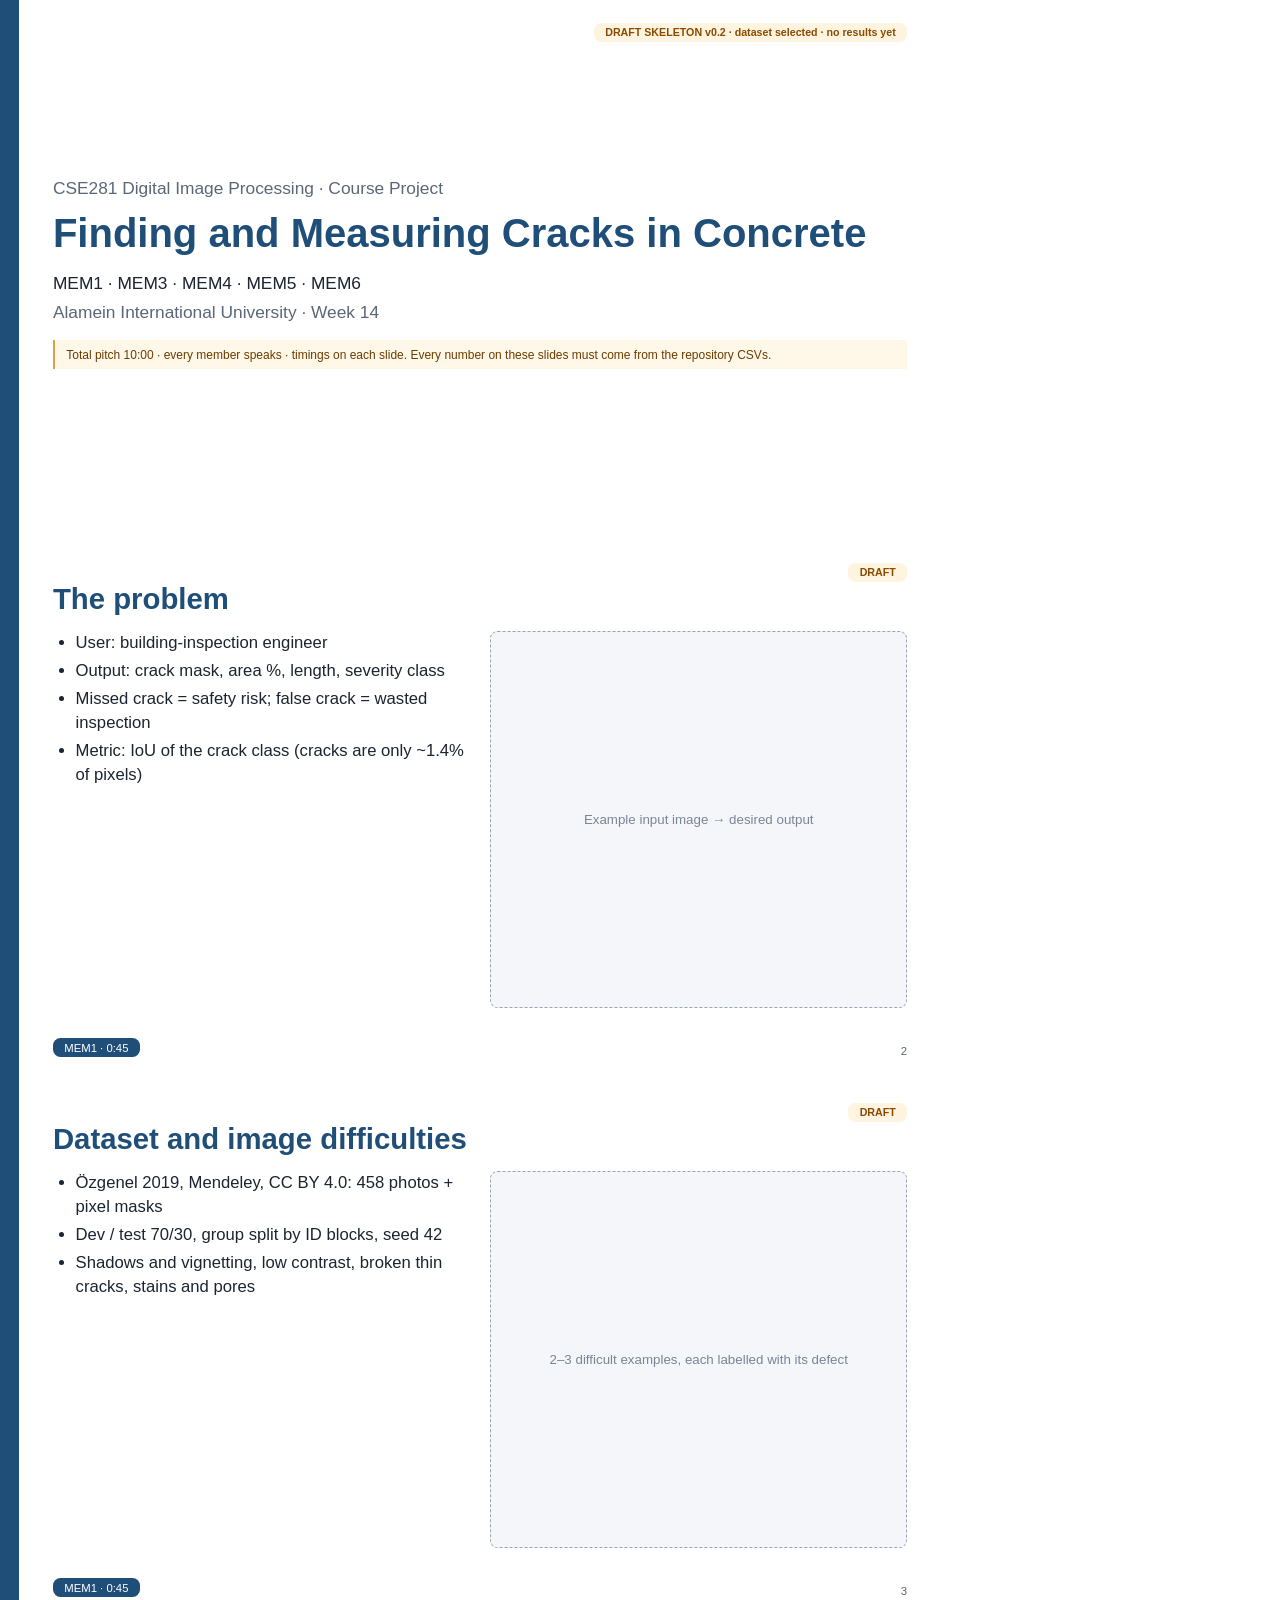
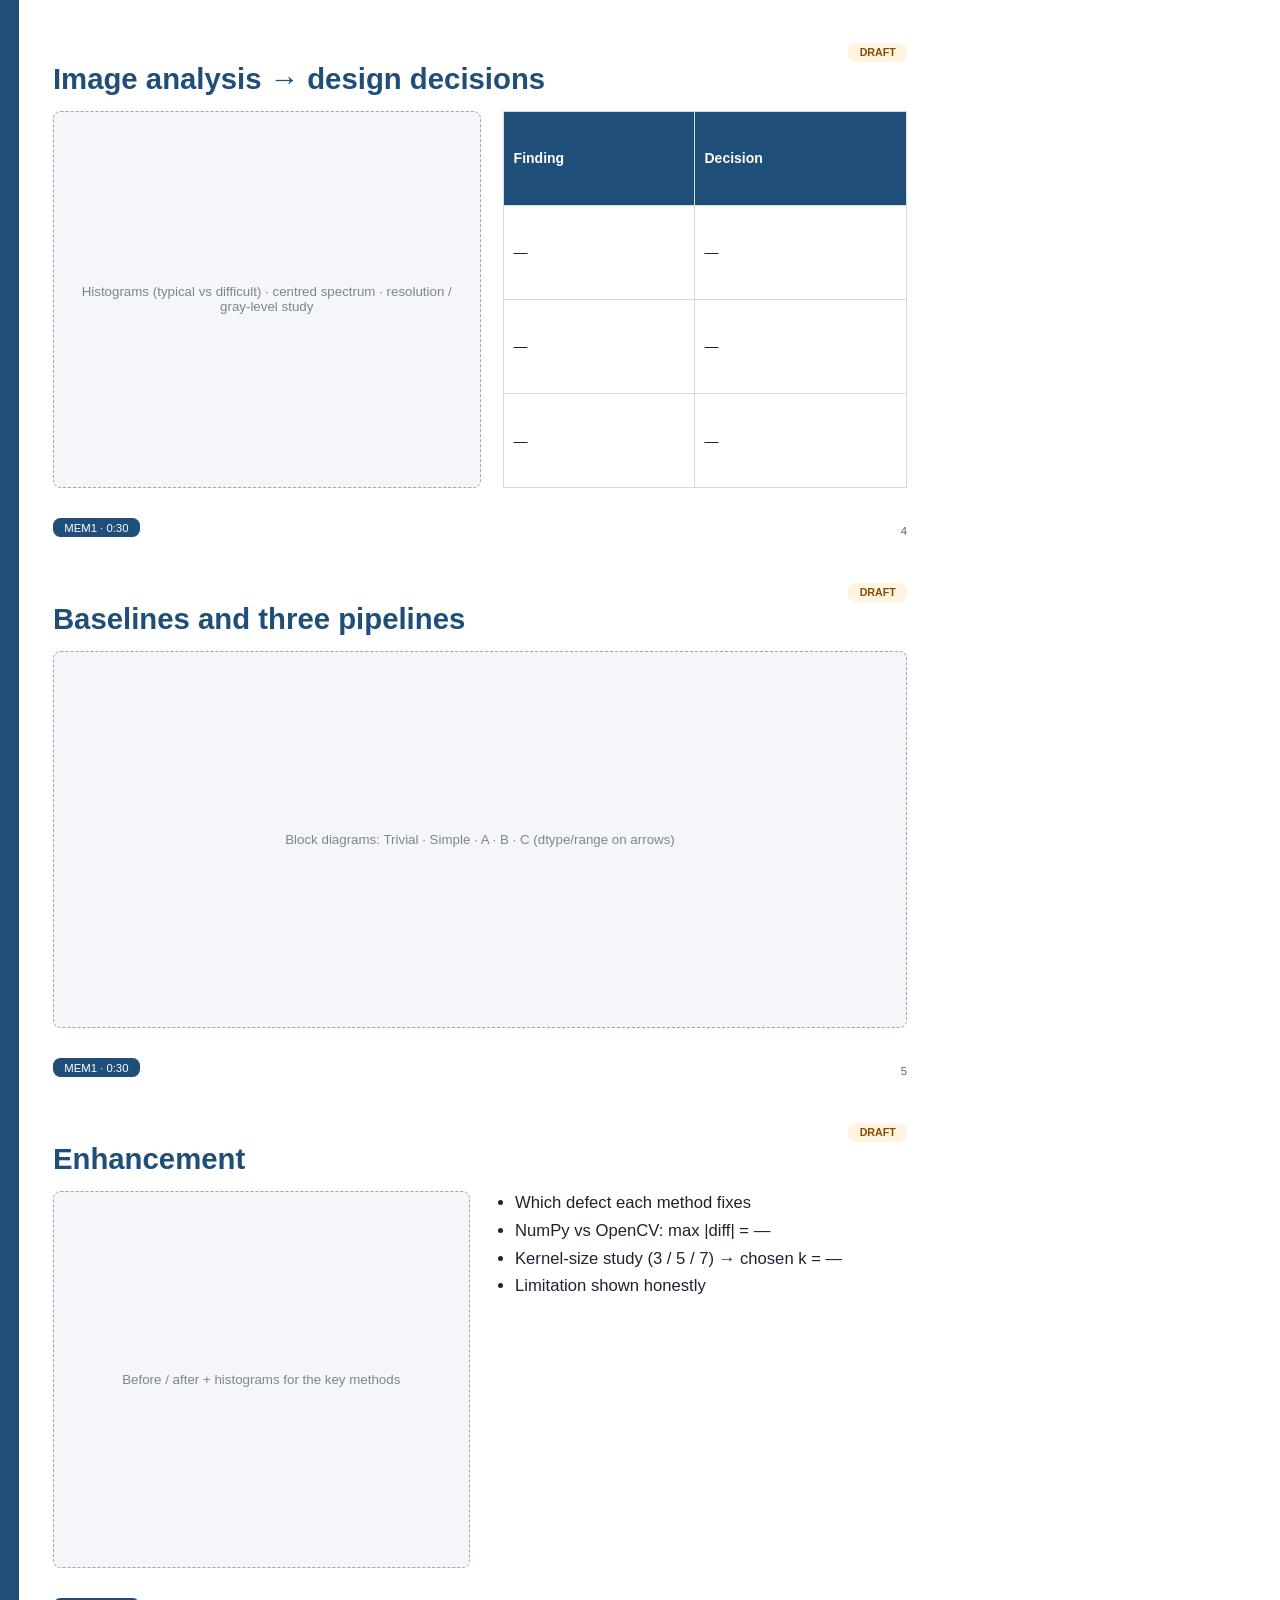
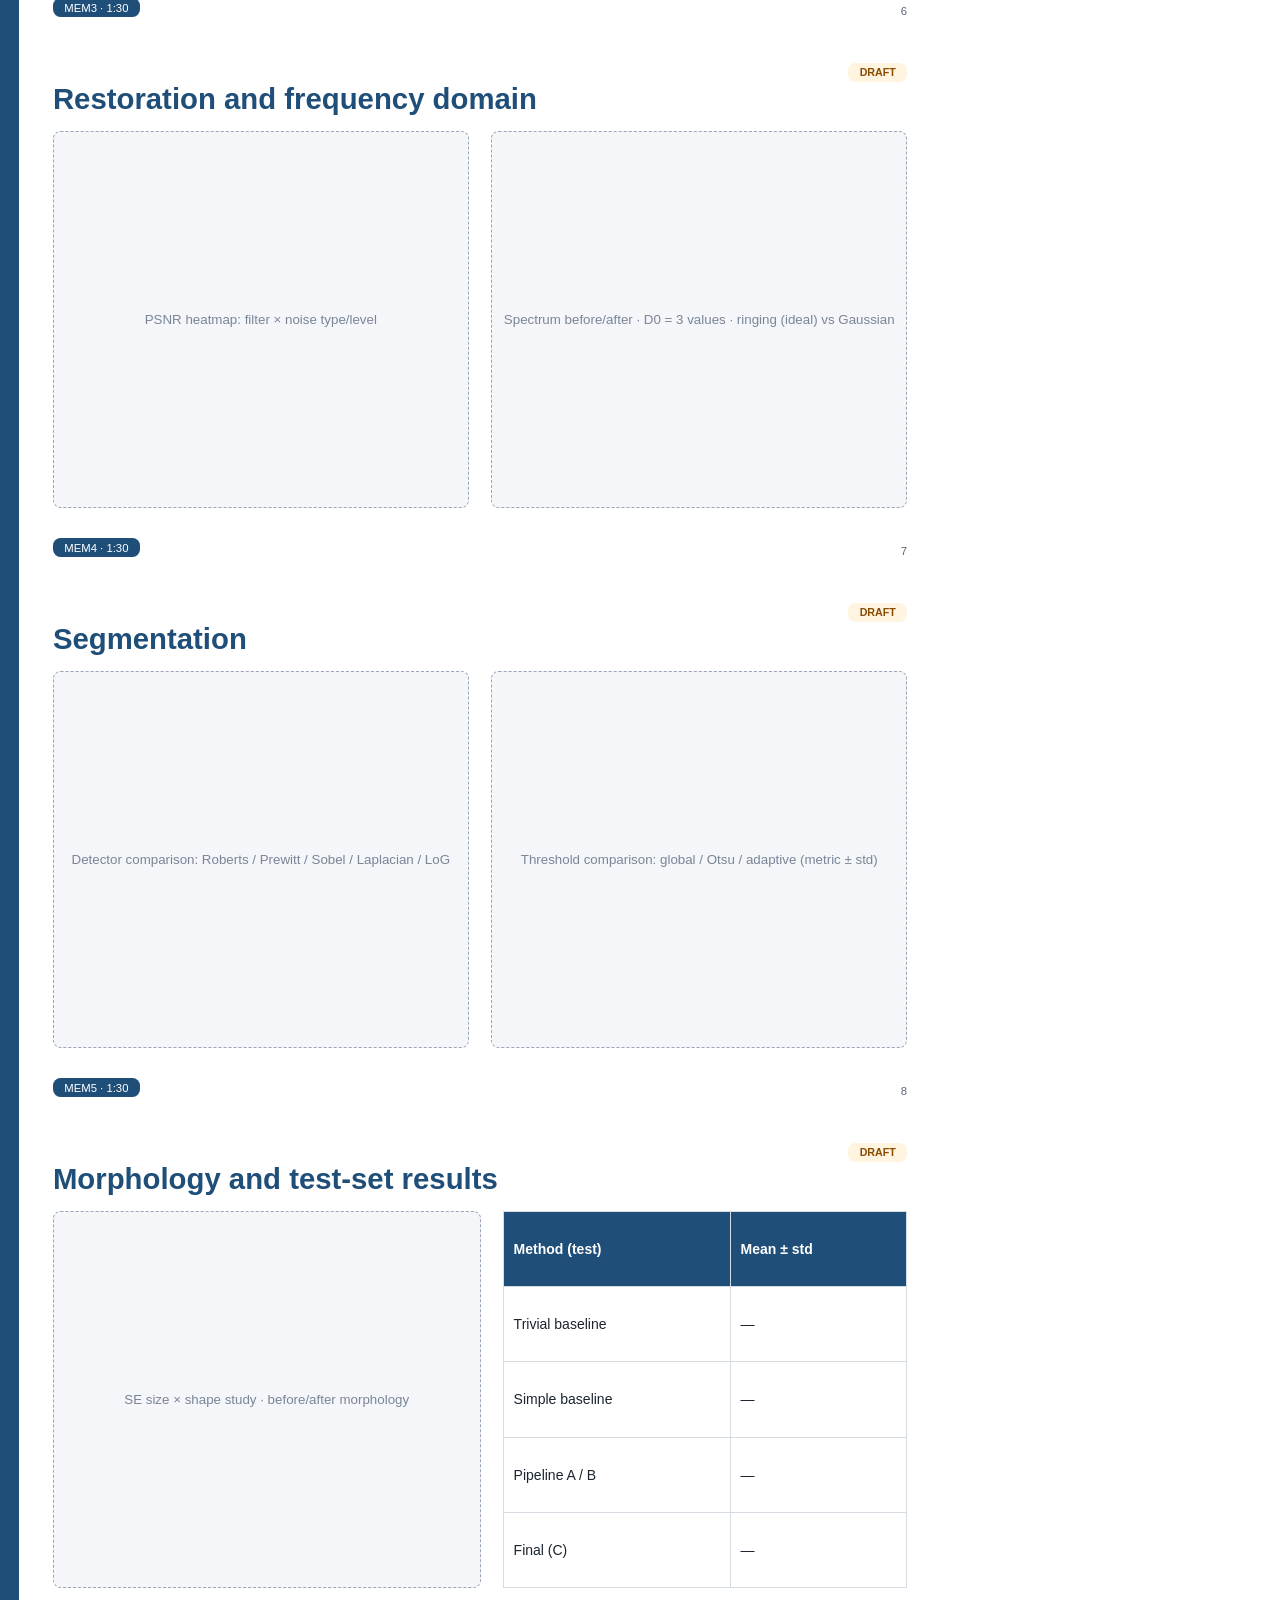
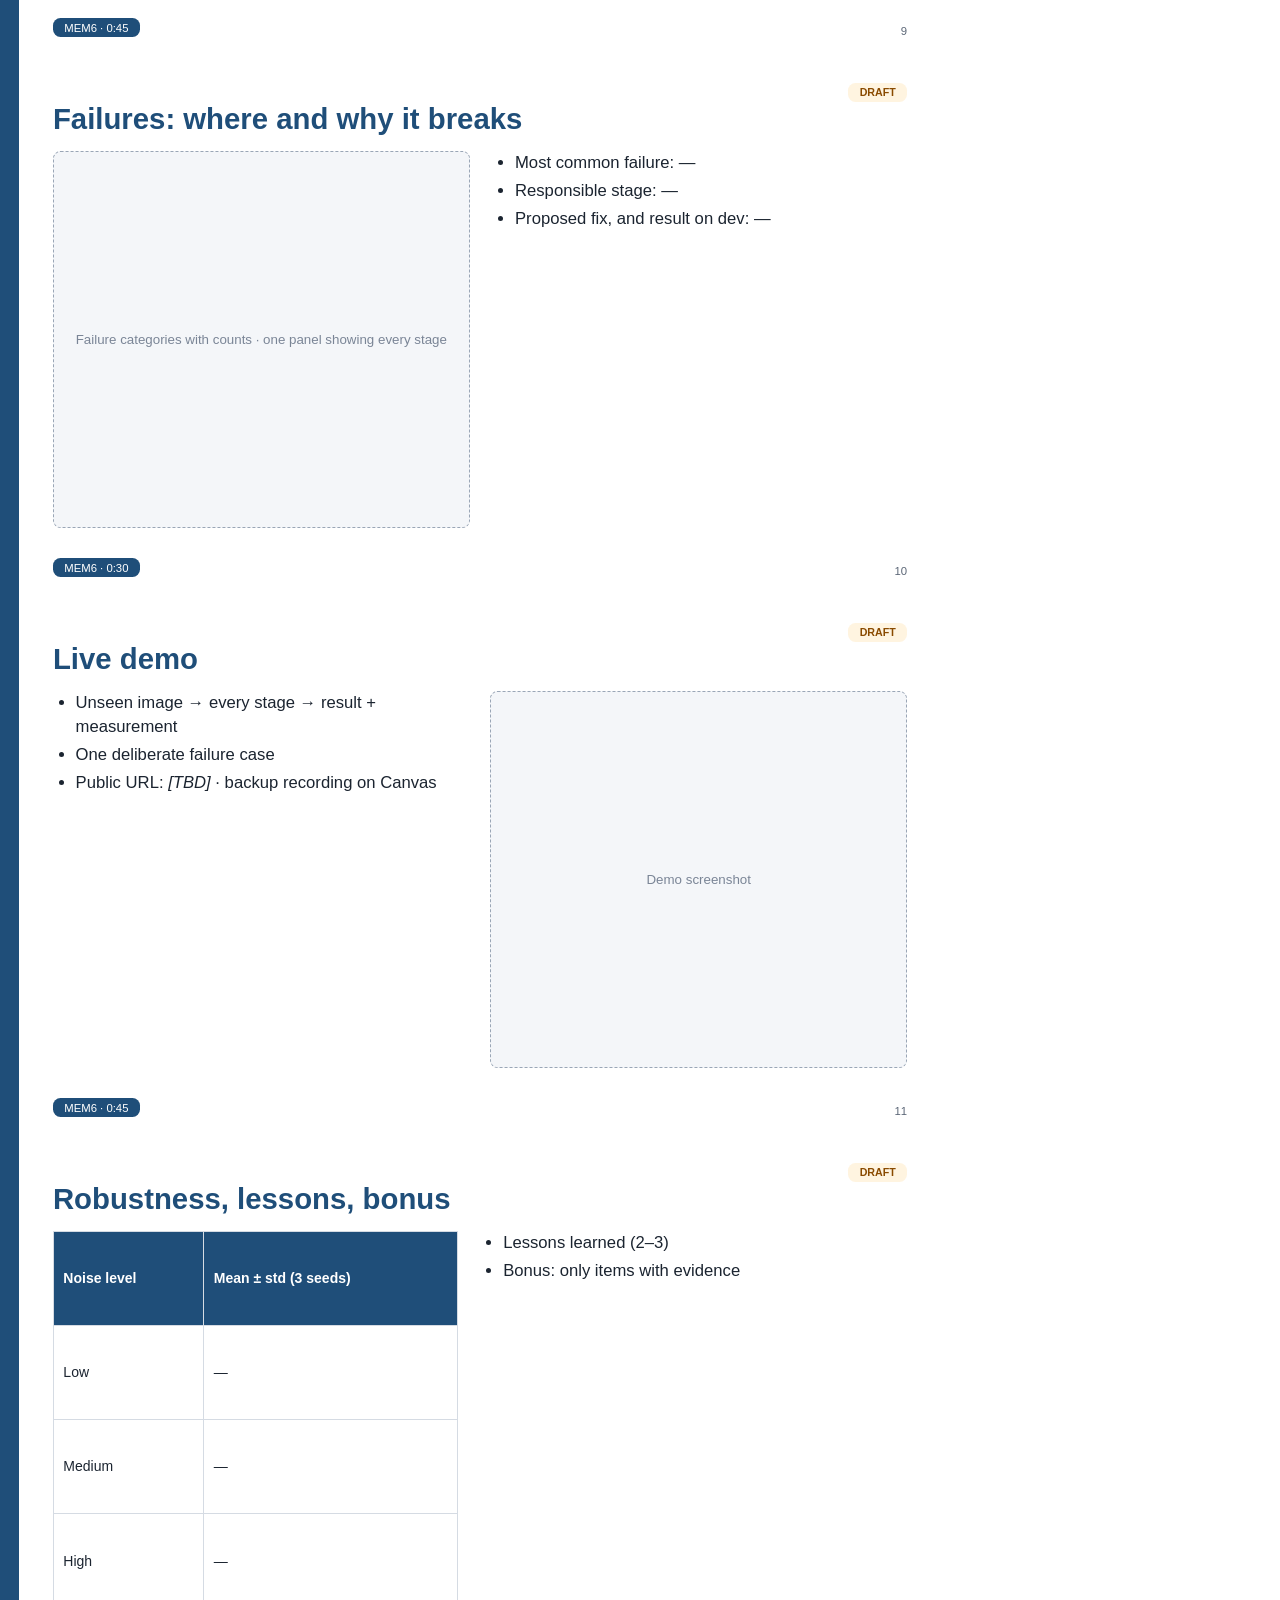
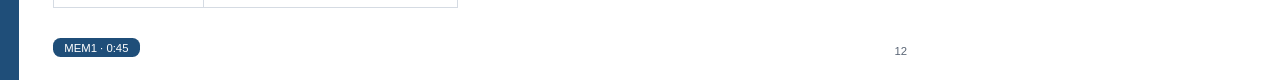
<file: docs/execution/presentation_draft.html>
<!doctype html>
<html lang="en">
<head>
<meta charset="utf-8">
<title>CSE281 Presentation (Draft Skeleton)</title>
<style>
@page { size: 254mm 142.875mm; margin: 0; }
html { -webkit-print-color-adjust: exact; print-color-adjust: exact; }
* { box-sizing: border-box; }
body { margin: 0; font-family: "Segoe UI", Calibri, Arial, sans-serif; color: #1b2430;
       background: #fff; }
.slide { width: 254mm; height: 142.875mm; padding: 11mm 14mm 9mm; position: relative;
         break-after: page; overflow: hidden; display: flex; flex-direction: column; }
.slide:last-child { break-after: auto; }
.bar { position: absolute; left: 0; top: 0; bottom: 0; width: 5mm; background: #1f4e79; }
h1 { font-size: 22pt; margin: 0 0 4mm; color: #1f4e79; }
h2 { font-size: 13pt; margin: 0 0 3mm; color: #5b6676; font-weight: 500; }
ul { margin: 0; padding-left: 6mm; font-size: 12.5pt; line-height: 1.45; }
li { margin-bottom: 1mm; }
.meta { position: absolute; right: 14mm; bottom: 6mm; font-size: 8.5pt; color: #5b6676; }
.speaker { position: absolute; left: 14mm; bottom: 6mm; font-size: 8.5pt; color: #fff;
           background: #1f4e79; padding: 1mm 3mm; border-radius: 2mm; }
.ph { border: 1.2pt dashed #9aa6b6; background: #f4f6f9; color: #7a8596; border-radius: 2mm;
      display: flex; align-items: center; justify-content: center; font-size: 10pt;
      text-align: center; padding: 3mm; }
.row { display: flex; gap: 6mm; flex: 1; min-height: 0; margin-bottom: 10mm; }
.row > * { flex: 1; }
.draft { position: absolute; right: 14mm; top: 6mm; font-size: 8pt; font-weight: 700;
         color: #8a4b00; background: #fff4e0; padding: 1mm 3mm; border-radius: 2mm; }
.title-slide { justify-content: center; }
.title-slide h1 { font-size: 30pt; }
.notes { font-size: 9pt; color: #6b3d00; background: #fff7e8; border-left: 2pt solid #d8a24a;
         padding: 2mm 3mm; margin-top: 3mm; }
table { border-collapse: collapse; font-size: 10.5pt; width: 100%; }
th, td { border: 1px solid #d5dbe3; padding: 1.5mm 2.5mm; text-align: left; }
th { background: #1f4e79; color: #fff; }
</style>
</head>
<body>

<section class="slide title-slide"><div class="bar"></div>
  <div class="draft">DRAFT SKELETON v0.2 &middot; dataset selected &middot; no results yet</div>
  <h2>CSE281 Digital Image Processing &middot; Course Project</h2>
  <h1>Finding and Measuring Cracks in Concrete</h1>
  <ul style="font-size:13pt;list-style:none;padding:0">
    <li>MEM1 &middot; MEM3 &middot; MEM4 &middot; MEM5 &middot; MEM6</li>
    <li style="color:#5b6676">Alamein International University &middot; Week 14</li>
  </ul>
  <div class="notes">Total pitch 10:00 &middot; every member speaks &middot; timings on each slide.
  Every number on these slides must come from the repository CSVs.</div>
</section>

<section class="slide"><div class="bar"></div><div class="draft">DRAFT</div>
  <h1>The problem</h1>
  <div class="row">
    <ul><li>User: building-inspection engineer</li><li>Output: crack mask, area %, length, severity class</li>
        <li>Missed crack = safety risk; false crack = wasted inspection</li><li>Metric: IoU of the crack class (cracks are only ~1.4% of pixels)</li></ul>
    <div class="ph">Example input image &rarr; desired output</div>
  </div>
  <div class="speaker">MEM1 &middot; 0:45</div><div class="meta">2</div>
</section>

<section class="slide"><div class="bar"></div><div class="draft">DRAFT</div>
  <h1>Dataset and image difficulties</h1>
  <div class="row">
    <ul><li>&Ouml;zgenel 2019, Mendeley, CC BY 4.0: 458 photos + pixel masks</li><li>Dev / test 70/30, group split by ID blocks, seed 42</li>
        <li>Shadows and vignetting, low contrast, broken thin cracks, stains and pores</li></ul>
    <div class="ph">2&ndash;3 difficult examples, each labelled with its defect</div>
  </div>
  <div class="speaker">MEM1 &middot; 0:45</div><div class="meta">3</div>
</section>

<section class="slide"><div class="bar"></div><div class="draft">DRAFT</div>
  <h1>Image analysis &rarr; design decisions</h1>
  <div class="row">
    <div class="ph">Histograms (typical vs difficult) &middot; centred spectrum &middot; resolution / gray-level study</div>
    <table><tr><th>Finding</th><th>Decision</th></tr><tr><td>&mdash;</td><td>&mdash;</td></tr>
      <tr><td>&mdash;</td><td>&mdash;</td></tr><tr><td>&mdash;</td><td>&mdash;</td></tr></table>
  </div>
  <div class="speaker">MEM1 &middot; 0:30</div><div class="meta">4</div>
</section>

<section class="slide"><div class="bar"></div><div class="draft">DRAFT</div>
  <h1>Baselines and three pipelines</h1>
  <div class="row">
    <div class="ph">Block diagrams: Trivial &middot; Simple &middot; A &middot; B &middot; C (dtype/range on arrows)</div>
  </div>
  <div class="speaker">MEM1 &middot; 0:30</div><div class="meta">5</div>
</section>

<section class="slide"><div class="bar"></div><div class="draft">DRAFT</div>
  <h1>Enhancement</h1>
  <div class="row">
    <div class="ph">Before / after + histograms for the key methods</div>
    <ul><li>Which defect each method fixes</li><li>NumPy vs OpenCV: max |diff| = &mdash;</li>
        <li>Kernel-size study (3 / 5 / 7) &rarr; chosen k = &mdash;</li><li>Limitation shown honestly</li></ul>
  </div>
  <div class="speaker">MEM3 &middot; 1:30</div><div class="meta">6</div>
</section>

<section class="slide"><div class="bar"></div><div class="draft">DRAFT</div>
  <h1>Restoration and frequency domain</h1>
  <div class="row">
    <div class="ph">PSNR heatmap: filter &times; noise type/level</div>
    <div class="ph">Spectrum before/after &middot; D0 = 3 values &middot; ringing (ideal) vs Gaussian</div>
  </div>
  <div class="speaker">MEM4 &middot; 1:30</div><div class="meta">7</div>
</section>

<section class="slide"><div class="bar"></div><div class="draft">DRAFT</div>
  <h1>Segmentation</h1>
  <div class="row">
    <div class="ph">Detector comparison: Roberts / Prewitt / Sobel / Laplacian / LoG</div>
    <div class="ph">Threshold comparison: global / Otsu / adaptive (metric &plusmn; std)</div>
  </div>
  <div class="speaker">MEM5 &middot; 1:30</div><div class="meta">8</div>
</section>

<section class="slide"><div class="bar"></div><div class="draft">DRAFT</div>
  <h1>Morphology and test-set results</h1>
  <div class="row">
    <div class="ph">SE size &times; shape study &middot; before/after morphology</div>
    <table><tr><th>Method (test)</th><th>Mean &plusmn; std</th></tr><tr><td>Trivial baseline</td><td>&mdash;</td></tr>
      <tr><td>Simple baseline</td><td>&mdash;</td></tr><tr><td>Pipeline A / B</td><td>&mdash;</td></tr><tr><td>Final (C)</td><td>&mdash;</td></tr></table>
  </div>
  <div class="speaker">MEM6 &middot; 0:45</div><div class="meta">9</div>
</section>

<section class="slide"><div class="bar"></div><div class="draft">DRAFT</div>
  <h1>Failures: where and why it breaks</h1>
  <div class="row">
    <div class="ph">Failure categories with counts &middot; one panel showing every stage</div>
    <ul><li>Most common failure: &mdash;</li><li>Responsible stage: &mdash;</li><li>Proposed fix, and result on dev: &mdash;</li></ul>
  </div>
  <div class="speaker">MEM6 &middot; 0:30</div><div class="meta">10</div>
</section>

<section class="slide"><div class="bar"></div><div class="draft">DRAFT</div>
  <h1>Live demo</h1>
  <div class="row">
    <ul><li>Unseen image &rarr; every stage &rarr; result + measurement</li><li>One deliberate failure case</li>
        <li>Public URL: <i>[TBD]</i> &middot; backup recording on Canvas</li></ul>
    <div class="ph">Demo screenshot</div>
  </div>
  <div class="speaker">MEM6 &middot; 0:45</div><div class="meta">11</div>
</section>

<section class="slide"><div class="bar"></div><div class="draft">DRAFT</div>
  <h1>Robustness, lessons, bonus</h1>
  <div class="row">
    <table><tr><th>Noise level</th><th>Mean &plusmn; std (3 seeds)</th></tr><tr><td>Low</td><td>&mdash;</td></tr>
      <tr><td>Medium</td><td>&mdash;</td></tr><tr><td>High</td><td>&mdash;</td></tr></table>
    <ul><li>Lessons learned (2&ndash;3)</li><li>Bonus: only items with evidence</li></ul>
  </div>
  <div class="speaker">MEM1 &middot; 0:45</div><div class="meta">12</div>
</section>

</body>
</html>
</file>
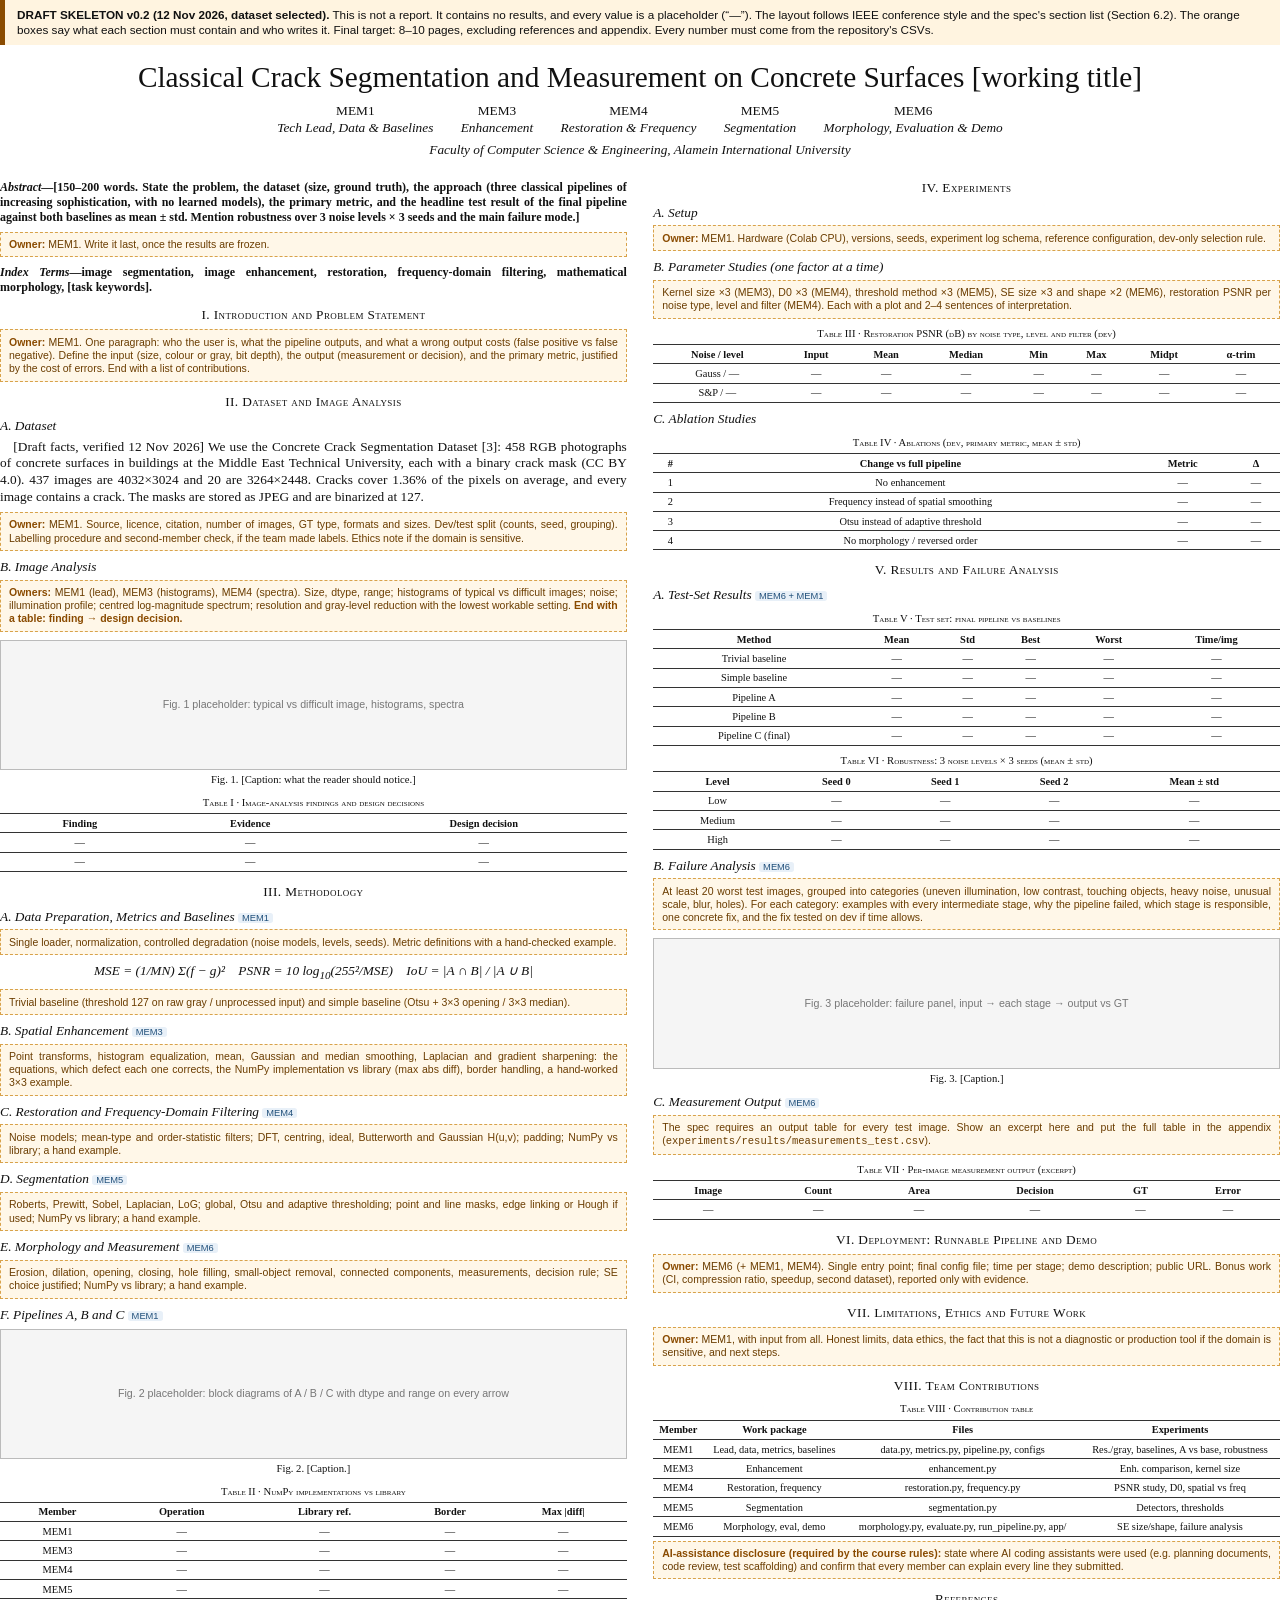
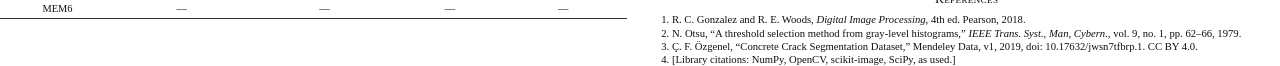
<file: docs/execution/report_draft.html>
<!doctype html>
<html lang="en">
<head>
<meta charset="utf-8">
<title>CSE281 Technical Report (Draft Skeleton)</title>
<style>
@page { size: A4; margin: 19mm 15mm 22mm 15mm; }
html { -webkit-print-color-adjust: exact; print-color-adjust: exact; }
body { font-family: "Times New Roman", Times, serif; font-size: 10pt; line-height: 1.25;
       color: #111; background: #fff; margin: 0; }
.banner { font-family: "Segoe UI", Arial, sans-serif; background: #fff4e0;
          border-left: 4pt solid #8a4b00; padding: 6pt 9pt; font-size: 8.8pt; margin-bottom: 10pt; }
h1.title { text-align: center; font-size: 22pt; font-weight: normal; margin: 4pt 0 6pt; }
.authors { text-align: center; font-size: 10pt; margin-bottom: 12pt; }
.authors span { display: inline-block; margin: 0 9pt 4pt; }
.cols { column-count: 2; column-gap: 7mm; text-align: justify; }
h2 { font-size: 10pt; font-variant: small-caps; text-align: center; margin: 9pt 0 4pt;
     font-weight: normal; letter-spacing: .3pt; break-after: avoid; }
h3 { font-size: 10pt; font-style: italic; font-weight: normal; margin: 6pt 0 3pt; break-after: avoid; }
p { margin: 0 0 5pt; text-indent: 10pt; }
.abstract { font-weight: bold; font-size: 9pt; text-indent: 0; }
.abstract i { font-weight: bold; }
.todo { font-family: "Segoe UI", Arial, sans-serif; font-size: 7.9pt; color: #6b3d00;
        background: #fff7e8; border: 1px dashed #d8a24a; padding: 4pt 6pt; margin: 3pt 0 6pt;
        text-indent: 0; break-inside: avoid; }
.todo b { color: #8a4b00; }
.owner { font-family: "Segoe UI", Arial, sans-serif; font-size: 7pt; color: #1f4e79;
         background: #e8f0f8; padding: 0 3pt; border-radius: 2pt; font-style: normal; }
.fig { border: 1px solid #bbb; background: #f5f5f5; height: 34mm; display: flex;
       align-items: center; justify-content: center; font-family: "Segoe UI", Arial;
       font-size: 8pt; color: #777; margin: 4pt 0 2pt; break-inside: avoid; }
.caption { font-size: 8pt; text-align: center; margin: 0 0 7pt; text-indent: 0; }
table { width: 100%; border-collapse: collapse; font-size: 7.8pt; margin: 3pt 0 3pt;
        break-inside: avoid; }
th, td { border-top: 1px solid #333; border-bottom: 1px solid #333; padding: 2pt 3pt;
         text-align: center; }
th { font-weight: bold; }
.tcap { font-size: 8pt; font-variant: small-caps; text-align: center; margin: 6pt 0 2pt;
        text-indent: 0; }
.eq { text-align: center; font-style: italic; margin: 3pt 0 5pt; text-indent: 0; }
ol.refs { font-size: 8pt; padding-left: 14pt; margin: 0; }
</style>
</head>
<body>

<div class="banner"><b>DRAFT SKELETON v0.2 (12 Nov 2026, dataset selected).</b> This is not a report. It contains
no results, and every value is a placeholder (&ldquo;&mdash;&rdquo;). The layout follows IEEE
conference style and the spec's section list (Section 6.2). The orange boxes say what each section
must contain and who writes it. Final target: 8&ndash;10 pages, excluding references and appendix.
Every number must come from the repository's CSVs.</div>

<h1 class="title">Classical Crack Segmentation and Measurement on Concrete Surfaces [working title]</h1>
<div class="authors">
  <span>MEM1<br><i>Tech Lead, Data &amp; Baselines</i></span>
  <span>MEM3<br><i>Enhancement</i></span>
  <span>MEM4<br><i>Restoration &amp; Frequency</i></span>
  <span>MEM5<br><i>Segmentation</i></span>
  <span>MEM6<br><i>Morphology, Evaluation &amp; Demo</i></span><br>
  <span><i>Faculty of Computer Science &amp; Engineering, Alamein International University</i></span>
</div>

<div class="cols">

<p class="abstract"><i>Abstract</i>&mdash;[150&ndash;200 words. State the problem, the dataset
(size, ground truth), the approach (three classical pipelines of increasing sophistication, with
no learned models), the primary metric, and the headline test result of the final pipeline against
both baselines as mean &plusmn; std. Mention robustness over 3 noise levels &times; 3 seeds and the
main failure mode.]</p>
<div class="todo"><b>Owner:</b> MEM1. Write it last, once the results are frozen.</div>
<p class="abstract"><i>Index Terms</i>&mdash;image segmentation, image enhancement, restoration,
frequency-domain filtering, mathematical morphology, [task keywords].</p>

<h2>I. Introduction and Problem Statement</h2>
<div class="todo"><b>Owner:</b> MEM1. One paragraph: who the user is, what the pipeline outputs,
and what a wrong output costs (false positive vs false negative). Define the input (size, colour or
gray, bit depth), the output (measurement or decision), and the primary metric, justified by the
cost of errors. End with a list of contributions.</div>

<h2>II. Dataset and Image Analysis</h2>
<h3>A. Dataset</h3>
<p>[Draft facts, verified 12 Nov 2026] We use the Concrete Crack Segmentation Dataset [3]: 458 RGB
photographs of concrete surfaces in buildings at the Middle East Technical University, each with a
binary crack mask (CC BY 4.0). 437 images are 4032&times;3024 and 20 are 3264&times;2448. Cracks
cover 1.36% of the pixels on average, and every image contains a crack. The masks are stored as
JPEG and are binarized at 127.</p>
<div class="todo"><b>Owner:</b> MEM1. Source, licence, citation, number of images, GT type,
formats and sizes. Dev/test split (counts, seed, grouping). Labelling procedure and second-member
check, if the team made labels. Ethics note if the domain is sensitive.</div>
<h3>B. Image Analysis</h3>
<div class="todo"><b>Owners:</b> MEM1 (lead), MEM3 (histograms), MEM4 (spectra). Size, dtype,
range; histograms of typical vs difficult images; noise; illumination profile; centred
log-magnitude spectrum; resolution and gray-level reduction with the lowest workable setting.
<b>End with a table: finding &rarr; design decision.</b></div>
<div class="fig">Fig. 1 placeholder: typical vs difficult image, histograms, spectra</div>
<p class="caption">Fig. 1. [Caption: what the reader should notice.]</p>
<p class="tcap">Table I &middot; Image-analysis findings and design decisions</p>
<table><tr><th>Finding</th><th>Evidence</th><th>Design decision</th></tr>
<tr><td>&mdash;</td><td>&mdash;</td><td>&mdash;</td></tr><tr><td>&mdash;</td><td>&mdash;</td><td>&mdash;</td></tr></table>

<h2>III. Methodology</h2>
<h3>A. Data Preparation, Metrics and Baselines <span class="owner">MEM1</span></h3>
<div class="todo">Single loader, normalization, controlled degradation (noise models, levels,
seeds). Metric definitions with a hand-checked example.</div>
<p class="eq">MSE = (1/MN) &Sigma;(f &minus; g)&sup2; &nbsp;&nbsp; PSNR = 10 log<sub>10</sub>(255&sup2;/MSE)
&nbsp;&nbsp; IoU = |A &cap; B| / |A &cup; B|</p>
<div class="todo">Trivial baseline (threshold 127 on raw gray / unprocessed input) and simple
baseline (Otsu + 3&times;3 opening / 3&times;3 median).</div>
<h3>B. Spatial Enhancement <span class="owner">MEM3</span></h3>
<div class="todo">Point transforms, histogram equalization, mean, Gaussian and median smoothing,
Laplacian and gradient sharpening: the equations, which defect each one corrects, the NumPy
implementation vs library (max abs diff), border handling, a hand-worked 3&times;3 example.</div>
<h3>C. Restoration and Frequency-Domain Filtering <span class="owner">MEM4</span></h3>
<div class="todo">Noise models; mean-type and order-statistic filters; DFT, centring, ideal,
Butterworth and Gaussian H(u,v); padding; NumPy vs library; a hand example.</div>
<h3>D. Segmentation <span class="owner">MEM5</span></h3>
<div class="todo">Roberts, Prewitt, Sobel, Laplacian, LoG; global, Otsu and adaptive thresholding;
point and line masks, edge linking or Hough if used; NumPy vs library; a hand example.</div>
<h3>E. Morphology and Measurement <span class="owner">MEM6</span></h3>
<div class="todo">Erosion, dilation, opening, closing, hole filling, small-object removal,
connected components, measurements, decision rule; SE choice justified; NumPy vs library; a hand
example.</div>
<h3>F. Pipelines A, B and C <span class="owner">MEM1</span></h3>
<div class="fig">Fig. 2 placeholder: block diagrams of A / B / C with dtype and range on every arrow</div>
<p class="caption">Fig. 2. [Caption.]</p>
<p class="tcap">Table II &middot; NumPy implementations vs library</p>
<table><tr><th>Member</th><th>Operation</th><th>Library ref.</th><th>Border</th><th>Max |diff|</th></tr>
<tr><td>MEM1</td><td>&mdash;</td><td>&mdash;</td><td>&mdash;</td><td>&mdash;</td></tr>
<tr><td>MEM3</td><td>&mdash;</td><td>&mdash;</td><td>&mdash;</td><td>&mdash;</td></tr>
<tr><td>MEM4</td><td>&mdash;</td><td>&mdash;</td><td>&mdash;</td><td>&mdash;</td></tr>
<tr><td>MEM5</td><td>&mdash;</td><td>&mdash;</td><td>&mdash;</td><td>&mdash;</td></tr>
<tr><td>MEM6</td><td>&mdash;</td><td>&mdash;</td><td>&mdash;</td><td>&mdash;</td></tr></table>

<h2>IV. Experiments</h2>
<h3>A. Setup</h3>
<div class="todo"><b>Owner:</b> MEM1. Hardware (Colab CPU), versions, seeds, experiment log
schema, reference configuration, dev-only selection rule.</div>
<h3>B. Parameter Studies (one factor at a time)</h3>
<div class="todo">Kernel size &times;3 (MEM3), D0 &times;3 (MEM4), threshold method &times;3
(MEM5), SE size &times;3 and shape &times;2 (MEM6), restoration PSNR per noise type, level and
filter (MEM4). Each with a plot and 2&ndash;4 sentences of interpretation.</div>
<p class="tcap">Table III &middot; Restoration PSNR (dB) by noise type, level and filter (dev)</p>
<table><tr><th>Noise / level</th><th>Input</th><th>Mean</th><th>Median</th><th>Min</th><th>Max</th><th>Midpt</th><th>&alpha;-trim</th></tr>
<tr><td>Gauss / &mdash;</td><td>&mdash;</td><td>&mdash;</td><td>&mdash;</td><td>&mdash;</td><td>&mdash;</td><td>&mdash;</td><td>&mdash;</td></tr>
<tr><td>S&amp;P / &mdash;</td><td>&mdash;</td><td>&mdash;</td><td>&mdash;</td><td>&mdash;</td><td>&mdash;</td><td>&mdash;</td><td>&mdash;</td></tr></table>
<h3>C. Ablation Studies</h3>
<p class="tcap">Table IV &middot; Ablations (dev, primary metric, mean &plusmn; std)</p>
<table><tr><th>#</th><th>Change vs full pipeline</th><th>Metric</th><th>&Delta;</th></tr>
<tr><td>1</td><td>No enhancement</td><td>&mdash;</td><td>&mdash;</td></tr>
<tr><td>2</td><td>Frequency instead of spatial smoothing</td><td>&mdash;</td><td>&mdash;</td></tr>
<tr><td>3</td><td>Otsu instead of adaptive threshold</td><td>&mdash;</td><td>&mdash;</td></tr>
<tr><td>4</td><td>No morphology / reversed order</td><td>&mdash;</td><td>&mdash;</td></tr></table>

<h2>V. Results and Failure Analysis</h2>
<h3>A. Test-Set Results <span class="owner">MEM6 + MEM1</span></h3>
<p class="tcap">Table V &middot; Test set: final pipeline vs baselines</p>
<table><tr><th>Method</th><th>Mean</th><th>Std</th><th>Best</th><th>Worst</th><th>Time/img</th></tr>
<tr><td>Trivial baseline</td><td>&mdash;</td><td>&mdash;</td><td>&mdash;</td><td>&mdash;</td><td>&mdash;</td></tr>
<tr><td>Simple baseline</td><td>&mdash;</td><td>&mdash;</td><td>&mdash;</td><td>&mdash;</td><td>&mdash;</td></tr>
<tr><td>Pipeline A</td><td>&mdash;</td><td>&mdash;</td><td>&mdash;</td><td>&mdash;</td><td>&mdash;</td></tr>
<tr><td>Pipeline B</td><td>&mdash;</td><td>&mdash;</td><td>&mdash;</td><td>&mdash;</td><td>&mdash;</td></tr>
<tr><td>Pipeline C (final)</td><td>&mdash;</td><td>&mdash;</td><td>&mdash;</td><td>&mdash;</td><td>&mdash;</td></tr></table>
<p class="tcap">Table VI &middot; Robustness: 3 noise levels &times; 3 seeds (mean &plusmn; std)</p>
<table><tr><th>Level</th><th>Seed 0</th><th>Seed 1</th><th>Seed 2</th><th>Mean &plusmn; std</th></tr>
<tr><td>Low</td><td>&mdash;</td><td>&mdash;</td><td>&mdash;</td><td>&mdash;</td></tr>
<tr><td>Medium</td><td>&mdash;</td><td>&mdash;</td><td>&mdash;</td><td>&mdash;</td></tr>
<tr><td>High</td><td>&mdash;</td><td>&mdash;</td><td>&mdash;</td><td>&mdash;</td></tr></table>
<h3>B. Failure Analysis <span class="owner">MEM6</span></h3>
<div class="todo">At least 20 worst test images, grouped into categories (uneven illumination, low
contrast, touching objects, heavy noise, unusual scale, blur, holes). For each category: examples
with every intermediate stage, why the pipeline failed, which stage is responsible, one concrete
fix, and the fix tested on dev if time allows.</div>
<div class="fig">Fig. 3 placeholder: failure panel, input &rarr; each stage &rarr; output vs GT</div>
<p class="caption">Fig. 3. [Caption.]</p>
<h3>C. Measurement Output <span class="owner">MEM6</span></h3>
<div class="todo">The spec requires an output table for every test image. Show an excerpt here
and put the full table in the appendix
(<code>experiments/results/measurements_test.csv</code>).</div>
<p class="tcap">Table VII &middot; Per-image measurement output (excerpt)</p>
<table><tr><th>Image</th><th>Count</th><th>Area</th><th>Decision</th><th>GT</th><th>Error</th></tr>
<tr><td>&mdash;</td><td>&mdash;</td><td>&mdash;</td><td>&mdash;</td><td>&mdash;</td><td>&mdash;</td></tr></table>

<h2>VI. Deployment: Runnable Pipeline and Demo</h2>
<div class="todo"><b>Owner:</b> MEM6 (+ MEM1, MEM4). Single entry point; final config file; time
per stage; demo description; public URL. Bonus work (CI, compression ratio, speedup, second
dataset), reported only with evidence.</div>

<h2>VII. Limitations, Ethics and Future Work</h2>
<div class="todo"><b>Owner:</b> MEM1, with input from all. Honest limits, data ethics, the fact
that this is not a diagnostic or production tool if the domain is sensitive, and next steps.</div>

<h2>VIII. Team Contributions</h2>
<p class="tcap">Table VIII &middot; Contribution table</p>
<table><tr><th>Member</th><th>Work package</th><th>Files</th><th>Experiments</th></tr>
<tr><td>MEM1</td><td>Lead, data, metrics, baselines</td><td>data.py, metrics.py, pipeline.py, configs</td><td>Res./gray, baselines, A vs base, robustness</td></tr>
<tr><td>MEM3</td><td>Enhancement</td><td>enhancement.py</td><td>Enh. comparison, kernel size</td></tr>
<tr><td>MEM4</td><td>Restoration, frequency</td><td>restoration.py, frequency.py</td><td>PSNR study, D0, spatial vs freq</td></tr>
<tr><td>MEM5</td><td>Segmentation</td><td>segmentation.py</td><td>Detectors, thresholds</td></tr>
<tr><td>MEM6</td><td>Morphology, eval, demo</td><td>morphology.py, evaluate.py, run_pipeline.py, app/</td><td>SE size/shape, failure analysis</td></tr></table>
<div class="todo"><b>AI-assistance disclosure (required by the course rules):</b> state where AI
coding assistants were used (e.g. planning documents, code review, test scaffolding) and confirm
that every member can explain every line they submitted.</div>

<h2>References</h2>
<ol class="refs">
  <li>R. C. Gonzalez and R. E. Woods, <i>Digital Image Processing</i>, 4th ed. Pearson, 2018.</li>
  <li>N. Otsu, &ldquo;A threshold selection method from gray-level histograms,&rdquo;
      <i>IEEE Trans. Syst., Man, Cybern.</i>, vol. 9, no. 1, pp. 62&ndash;66, 1979.</li>
  <li>&Ccedil;. F. &Ouml;zgenel, &ldquo;Concrete Crack Segmentation Dataset,&rdquo; Mendeley Data, v1, 2019, doi: 10.17632/jwsn7tfbrp.1. CC BY 4.0.</li>
  <li>[Library citations: NumPy, OpenCV, scikit-image, SciPy, as used.]</li>
</ol>
</div>
</body>
</html>
</file>
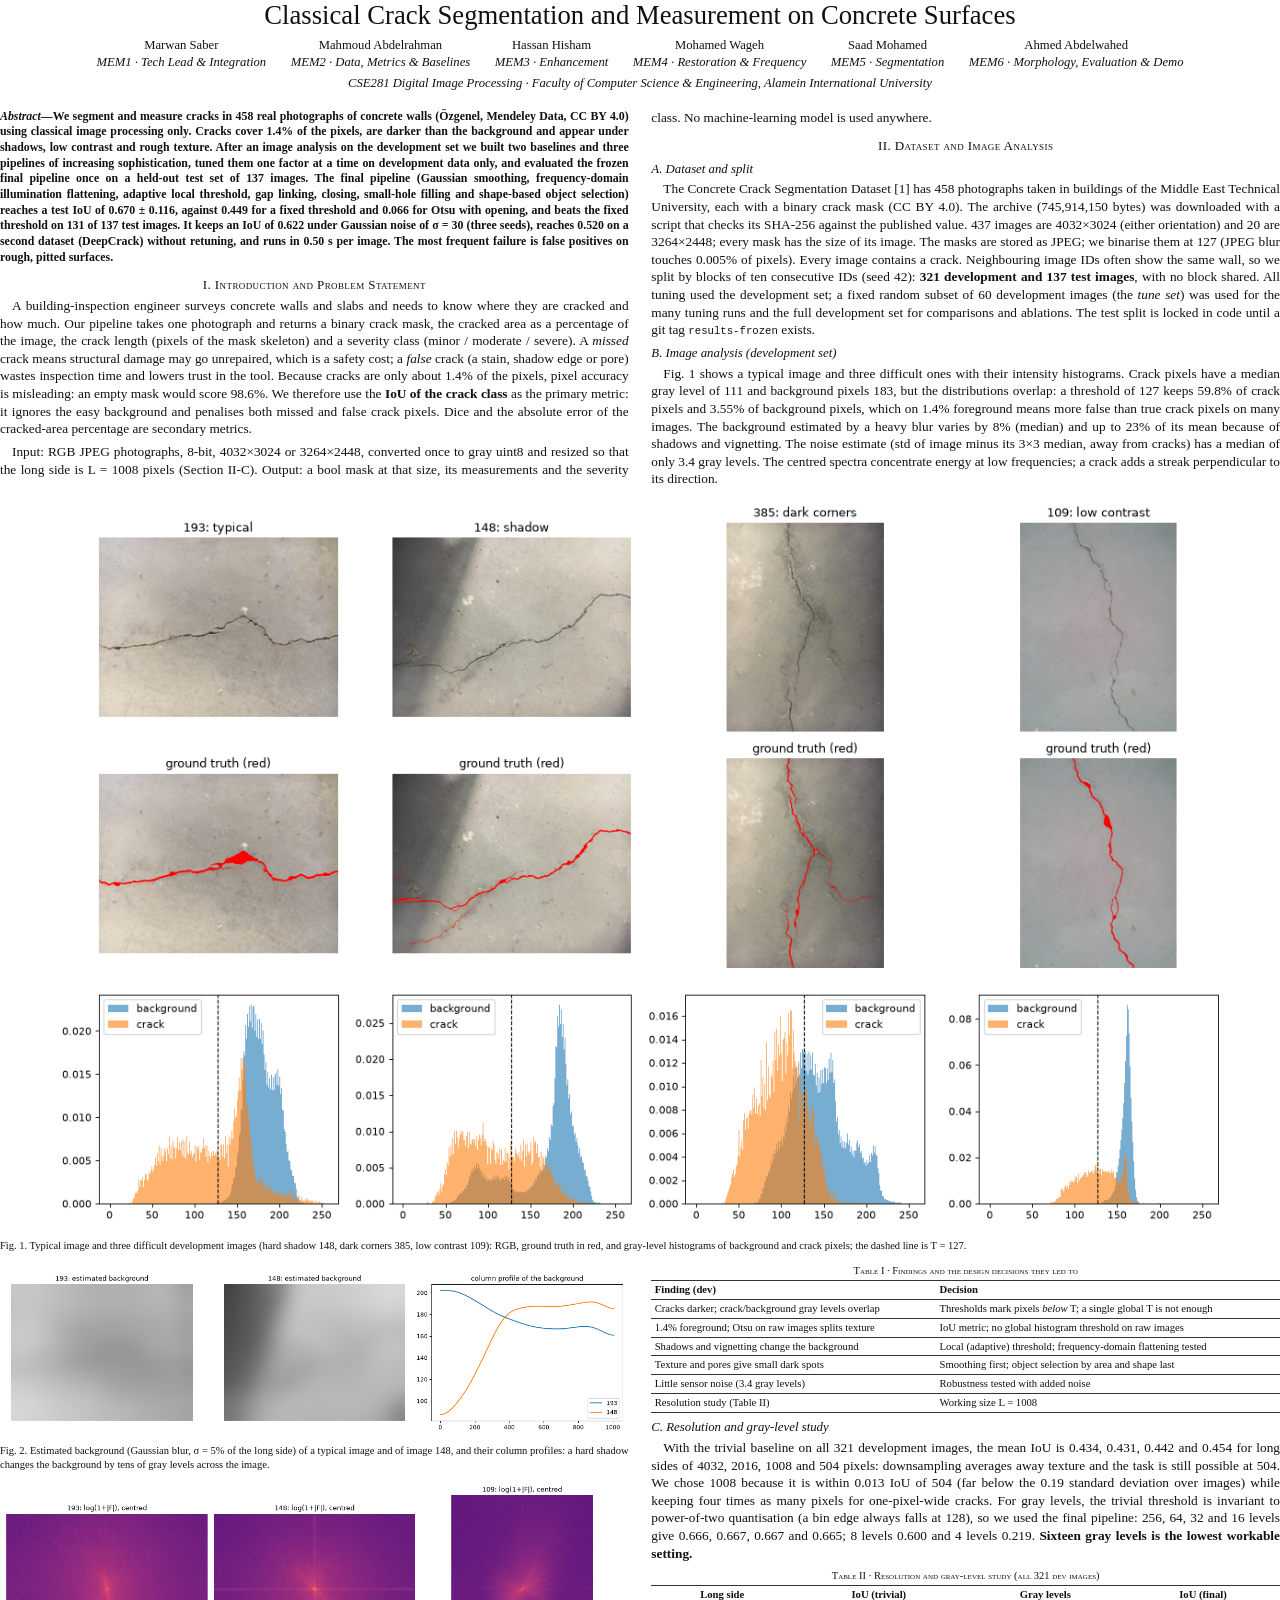
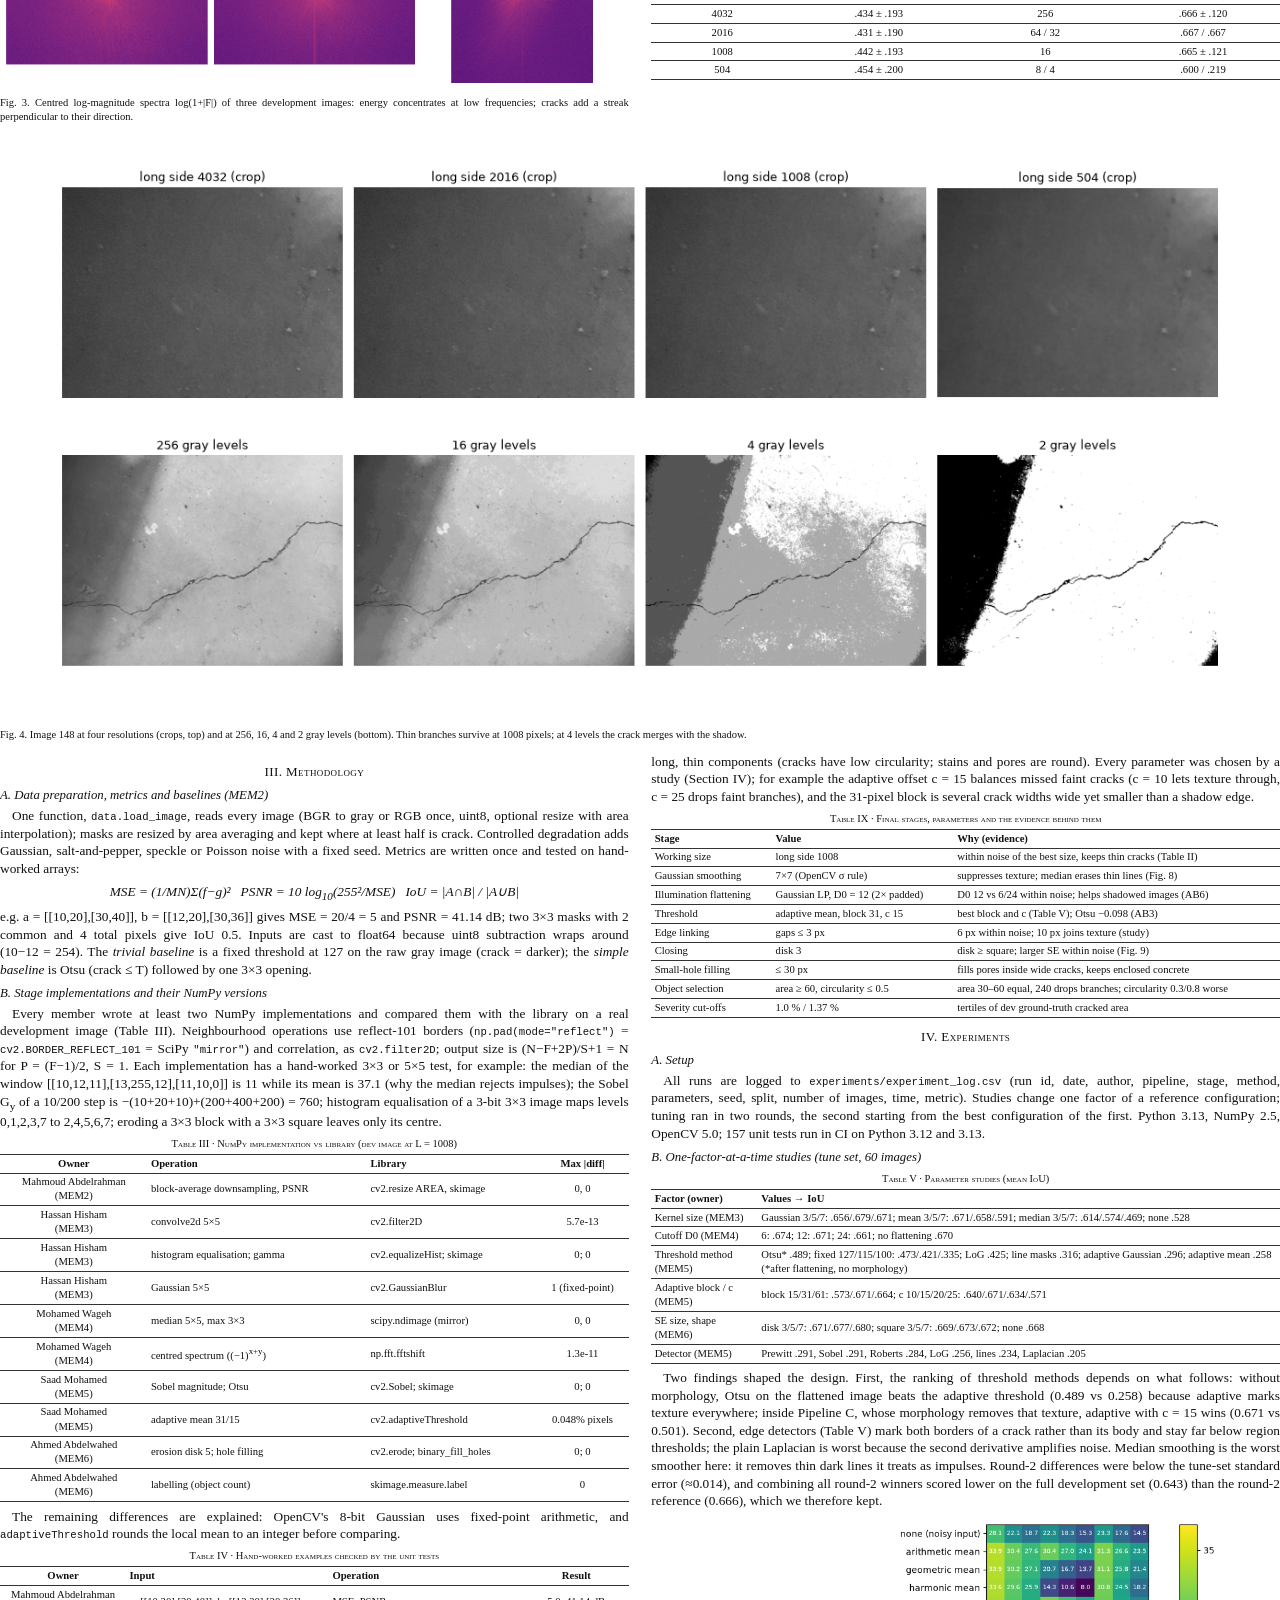
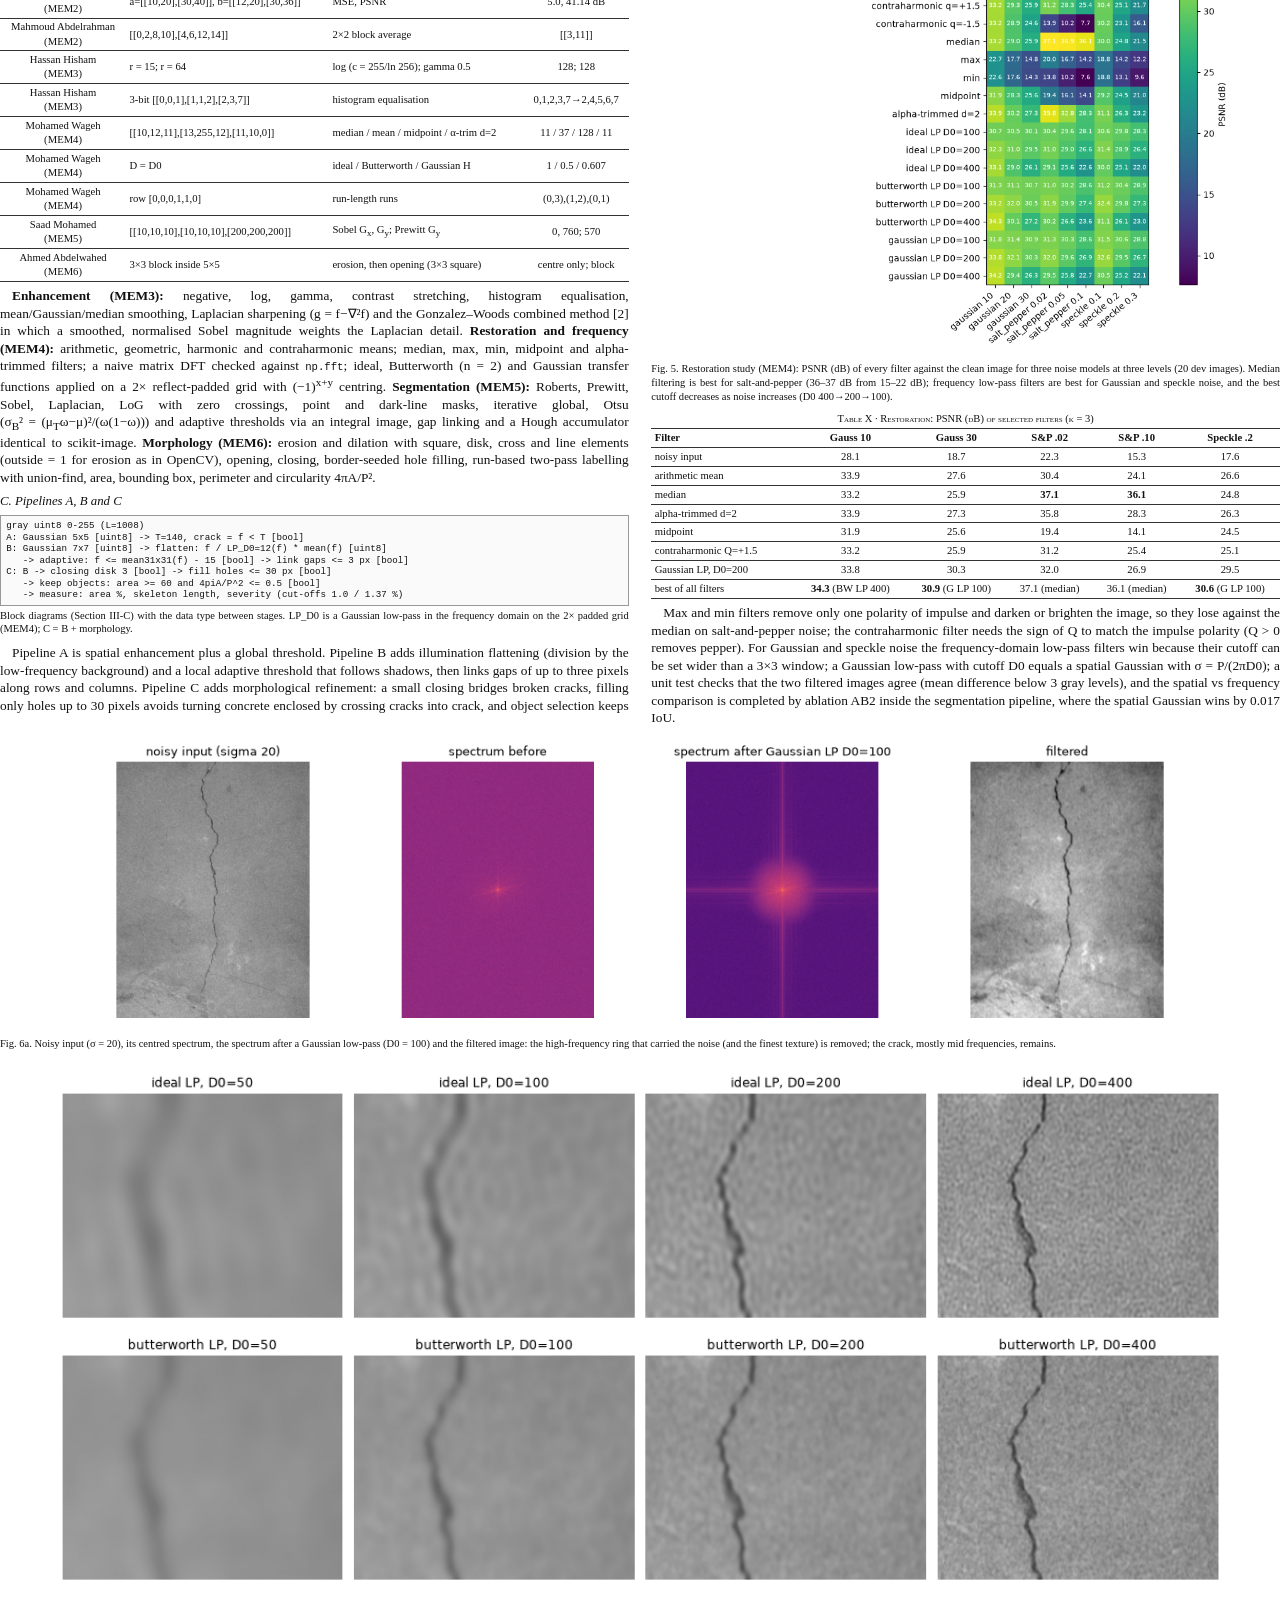
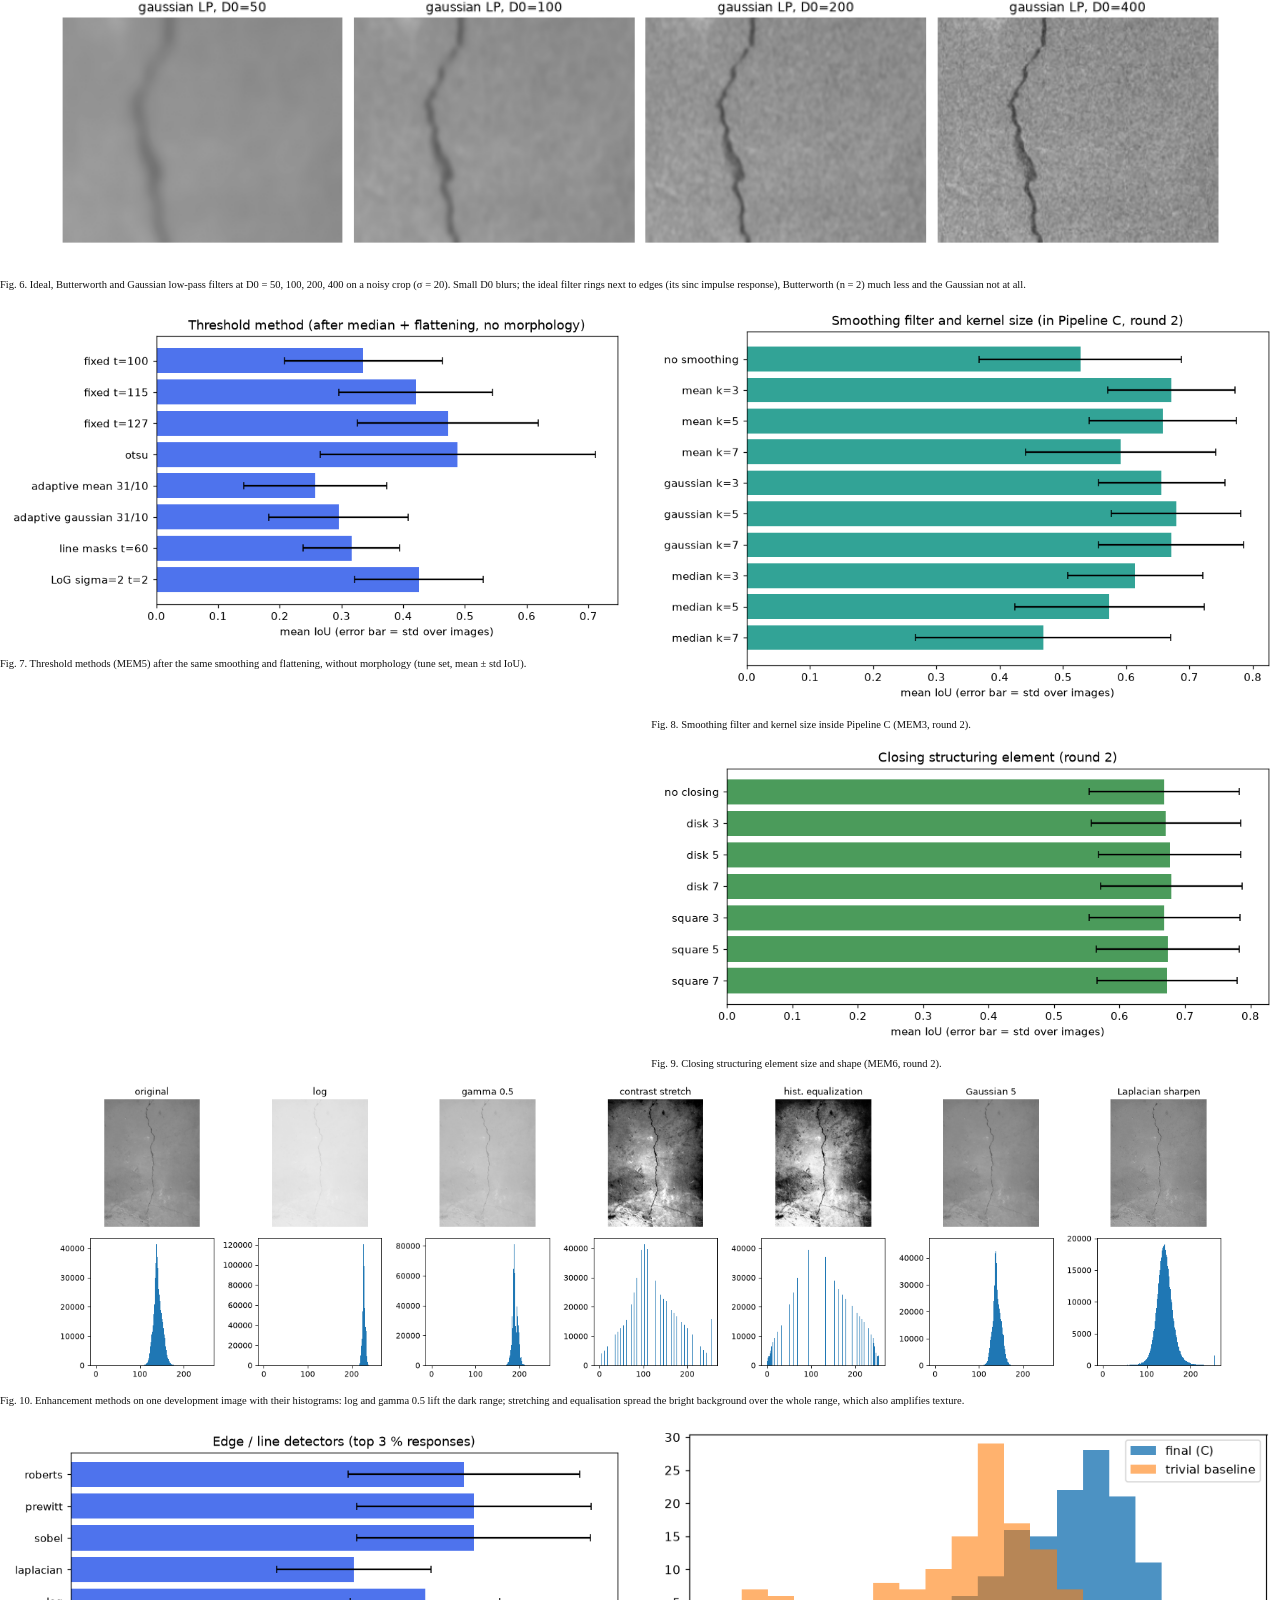
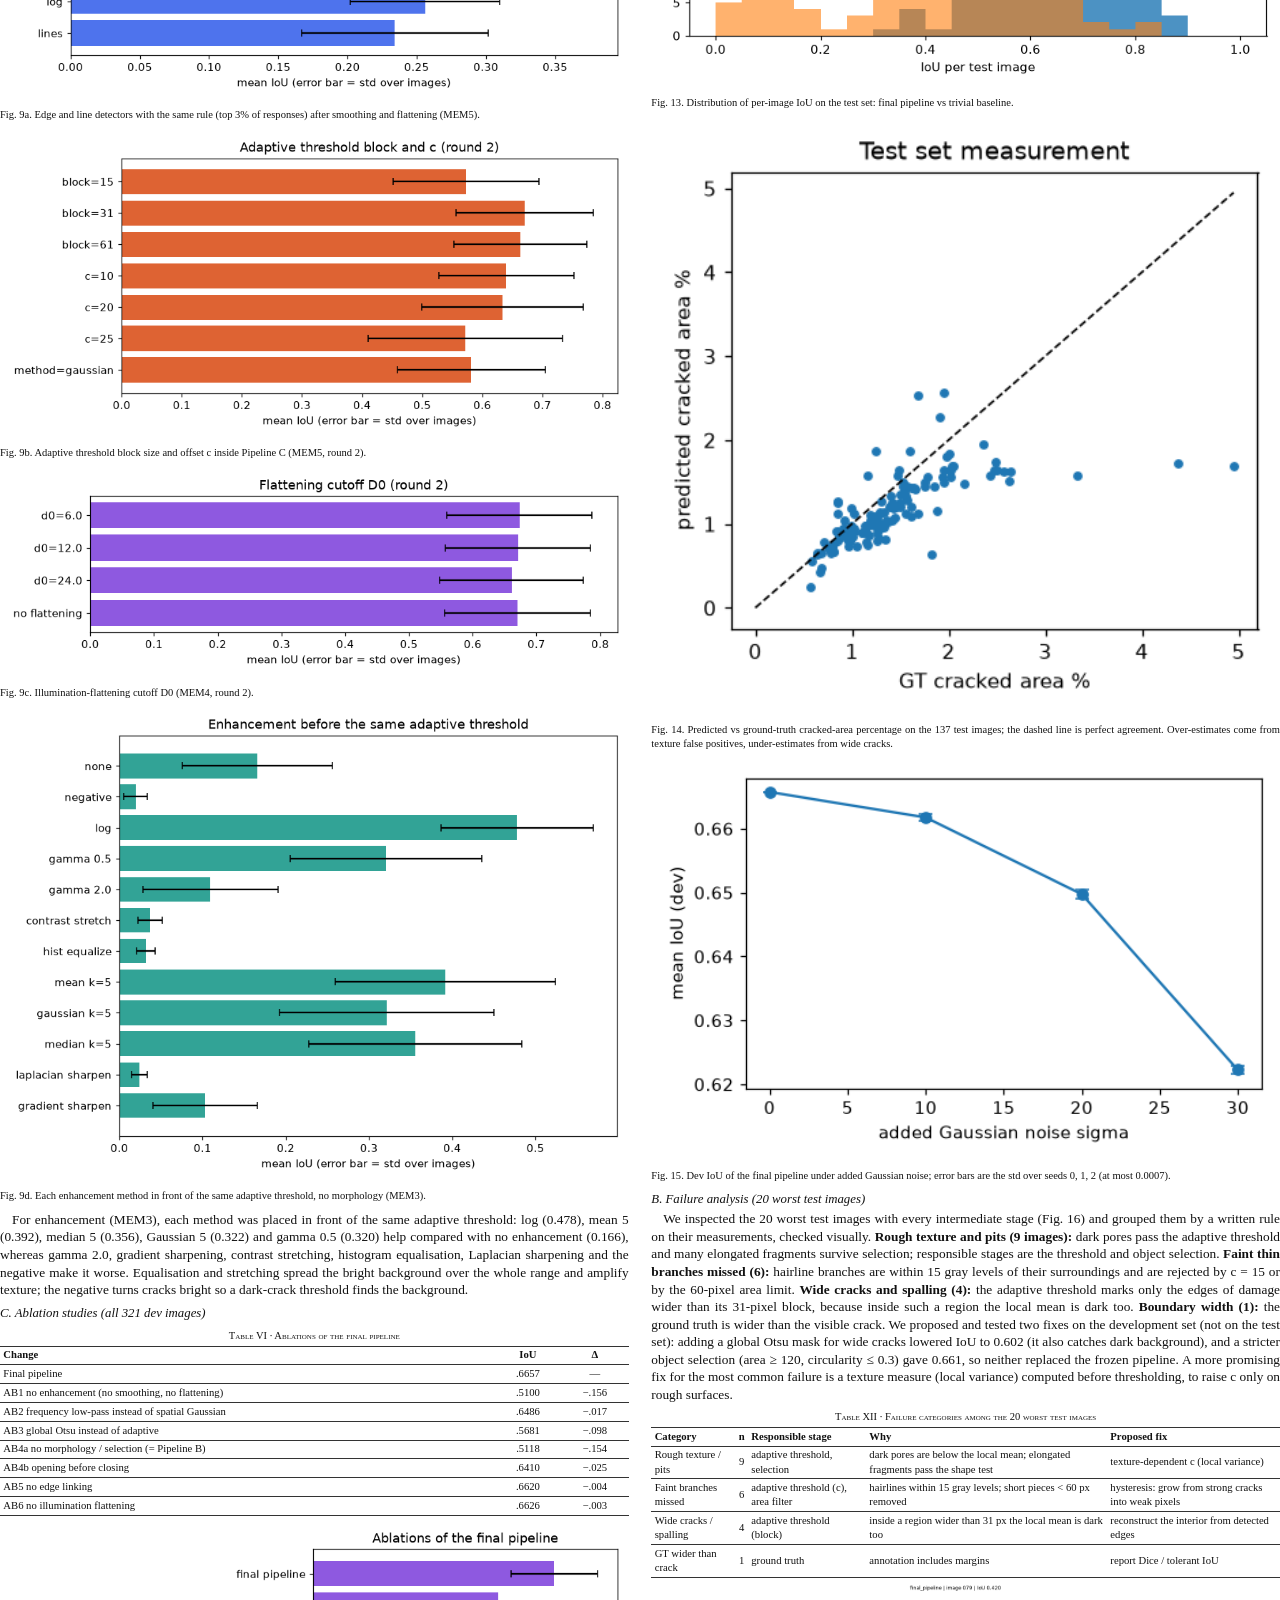
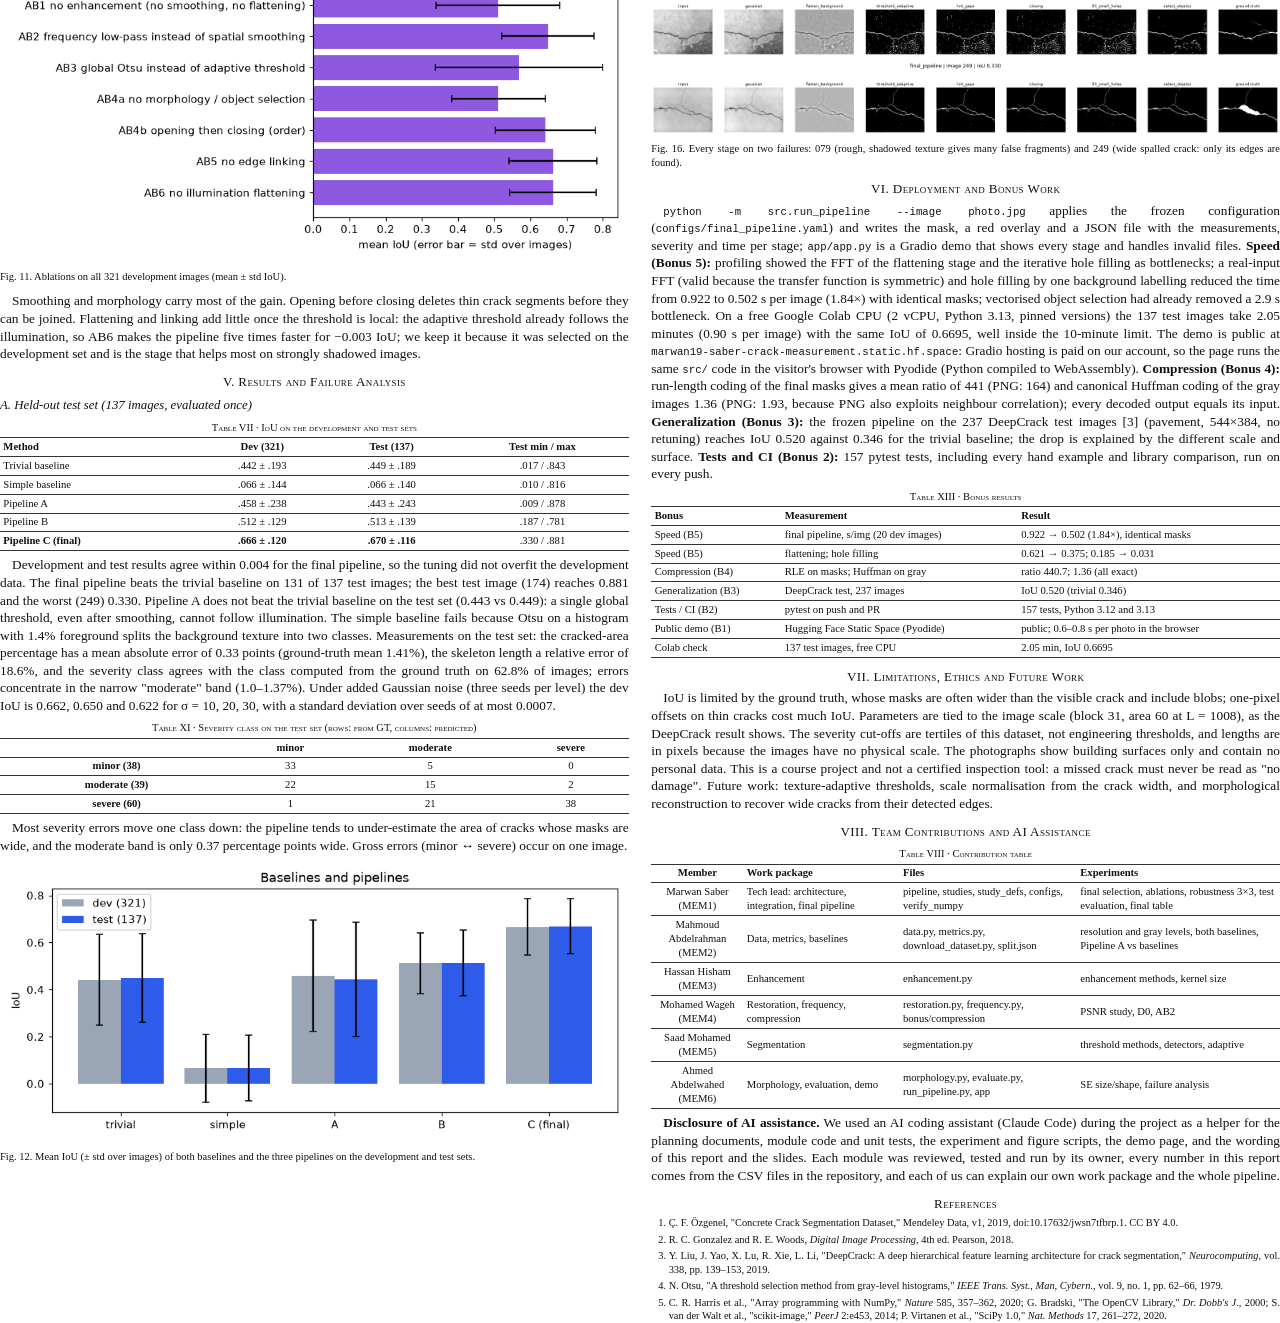
<file: docs/report/report.html>
<!doctype html>
<html lang="en">
<head>
<meta charset="utf-8">
<title>CSE281 Technical Report — Classical Crack Segmentation and Measurement</title>
<style>
@page { size: A4; margin: 19mm 16mm 21mm 16mm;
  @bottom-center { content: counter(page); font-family: "Times New Roman", serif; font-size: 8pt; } }
html { -webkit-print-color-adjust: exact; print-color-adjust: exact; }
body { font-family: "Times New Roman", Times, serif; font-size: 10pt; line-height: 1.32; color: #111;
       margin: 0; background: #fff; }
h1.title { text-align: center; font-size: 20pt; font-weight: normal; margin: 0 0 5pt; line-height: 1.15; }
.authors { text-align: center; font-size: 9.5pt; margin-bottom: 10pt; }
.authors span { display: inline-block; margin: 0 8pt 3pt; }
.cols { column-count: 2; column-gap: 6mm; text-align: justify; hyphens: auto; }
h2 { font-size: 9.8pt; font-variant: small-caps; text-align: center; font-weight: normal;
     margin: 8pt 0 3pt; letter-spacing: .3pt; break-after: avoid; }
h3 { font-size: 9.6pt; font-style: italic; font-weight: normal; margin: 5pt 0 2pt; break-after: avoid; }
p { margin: 0 0 4pt; text-indent: 9pt; }
p.ni { text-indent: 0; }
.abstract { font-weight: bold; font-size: 8.9pt; text-indent: 0; }
figure { margin: 4pt 0 6pt; break-inside: avoid; text-align: center; }
figure img { width: 100%; }
figure.wide { column-span: all; margin: 6pt 0 8pt; }
figure.wide img { width: 92%; }
figcaption { font-size: 7.9pt; text-align: justify; margin-top: 2pt; }
table { width: 100%; border-collapse: collapse; font-size: 8pt; margin: 2pt 0 4pt;
        break-inside: avoid; }
th, td { border-top: 1px solid #333; border-bottom: 1px solid #333; padding: 1.4pt 2.5pt;
         text-align: center; }
th { font-weight: bold; }
td.l, th.l { text-align: left; }
.tcap { font-size: 7.9pt; font-variant: small-caps; text-align: center; margin: 5pt 0 1pt;
        text-indent: 0; break-after: avoid; }
.eq { text-align: center; font-style: italic; margin: 2pt 0 4pt; text-indent: 0; }
code { font-family: Consolas, monospace; font-size: 8pt; }
ol.refs { font-size: 7.8pt; padding-left: 13pt; margin: 0; }
ol.refs li { margin-bottom: 2pt; }
.diagram { font-family: Consolas, monospace; font-size: 6.9pt; text-align: left; border: 1px solid #999;
           padding: 3pt 4pt; background: #fafafa; white-space: pre; line-height: 1.25; }
</style>
</head>
<body>

<h1 class="title">Classical Crack Segmentation and Measurement on Concrete Surfaces</h1>
<div class="authors">
  <span>Marwan Saber<br><i>MEM1 &middot; Tech Lead &amp; Integration</i></span>
  <span>Mahmoud Abdelrahman<br><i>MEM2 &middot; Data, Metrics &amp; Baselines</i></span>
  <span>Hassan Hisham<br><i>MEM3 &middot; Enhancement</i></span>
  <span>Mohamed Wageh<br><i>MEM4 &middot; Restoration &amp; Frequency</i></span>
  <span>Saad Mohamed<br><i>MEM5 &middot; Segmentation</i></span>
  <span>Ahmed Abdelwahed<br><i>MEM6 &middot; Morphology, Evaluation &amp; Demo</i></span><br>
  <span><i>CSE281 Digital Image Processing &middot; Faculty of Computer Science &amp; Engineering,
  Alamein International University</i></span>
</div>

<div class="cols">

<p class="abstract"><i>Abstract</i>&mdash;We segment and measure cracks in 458 real photographs of
concrete walls (Özgenel, Mendeley Data, CC BY 4.0) using classical image processing only. Cracks
cover 1.4% of the pixels, are darker than the background and appear under shadows, low contrast and
rough texture. After an image analysis on the development set we built two baselines and three
pipelines of increasing sophistication, tuned them one factor at a time on development data only,
and evaluated the frozen final pipeline once on a held-out test set of 137 images. The final
pipeline (Gaussian smoothing, frequency-domain illumination flattening, adaptive local threshold,
gap linking, closing, small-hole filling and shape-based object selection) reaches a test IoU of
<b>0.670&nbsp;&plusmn;&nbsp;0.116</b>, against 0.449 for a fixed threshold and 0.066 for Otsu with
opening, and beats the fixed threshold on 131 of 137 test images. It keeps an IoU of 0.622 under
Gaussian noise of &sigma;&nbsp;=&nbsp;30 (three seeds), reaches 0.520 on a second dataset
(DeepCrack) without retuning, and runs in 0.50&nbsp;s per image. The most frequent failure is false
positives on rough, pitted surfaces.</p>

<h2>I. Introduction and Problem Statement</h2>
<p>A building-inspection engineer surveys concrete walls and slabs and needs to know where they are
cracked and how much. Our pipeline takes one photograph and returns a binary crack mask, the cracked
area as a percentage of the image, the crack length (pixels of the mask skeleton) and a severity
class (minor / moderate / severe). A <i>missed</i> crack means structural damage may go unrepaired,
which is a safety cost; a <i>false</i> crack (a stain, shadow edge or pore) wastes inspection time
and lowers trust in the tool. Because cracks are only about 1.4% of the pixels, pixel accuracy is
misleading: an empty mask would score 98.6%. We therefore use the <b>IoU of the crack class</b> as
the primary metric: it ignores the easy background and penalises both missed and false crack
pixels. Dice and the absolute error of the cracked-area percentage are secondary metrics.</p>
<p>Input: RGB JPEG photographs, 8-bit, 4032&times;3024 or 3264&times;2448, converted once to
gray uint8 and resized so that the long side is L&nbsp;=&nbsp;1008 pixels (Section II-C). Output:
a bool mask at that size, its measurements and the severity class. No machine-learning model is
used anywhere.</p>

<h2>II. Dataset and Image Analysis</h2>
<h3>A. Dataset and split</h3>
<p>The Concrete Crack Segmentation Dataset [1] has 458 photographs taken in buildings of the
Middle East Technical University, each with a binary crack mask (CC BY 4.0). The archive
(745,914,150 bytes) was downloaded with a script that checks its SHA-256 against the published
value. 437 images are 4032&times;3024 (either orientation) and 20 are 3264&times;2448; every mask
has the size of its image. The masks are stored as JPEG; we binarise them at 127 (JPEG blur touches
0.005% of pixels). Every image contains a crack. Neighbouring image IDs often show the same wall, so
we split by blocks of ten consecutive IDs (seed 42): <b>321 development and 137 test images</b>,
with no block shared. All tuning used the development set; a fixed random subset of 60 development
images (the <i>tune set</i>) was used for the many tuning runs and the full development set for
comparisons and ablations. The test split is locked in code until a git tag
<code>results-frozen</code> exists.</p>

<h3>B. Image analysis (development set)</h3>
<p>Fig.&nbsp;1 shows a typical image and three difficult ones with their intensity histograms.
Crack pixels have a median gray level of 111 and background pixels 183, but the distributions
overlap: a threshold of 127 keeps 59.8% of crack pixels and 3.55% of background pixels, which on
1.4% foreground means more false than true crack pixels on many images. The background estimated by
a heavy blur varies by 8% (median) and up to 23% of its mean because of shadows and vignetting.
The noise estimate (std of image minus its 3&times;3 median, away from cracks) has a median of only
3.4 gray levels. The centred spectra concentrate energy at low frequencies; a crack adds a streak
perpendicular to its direction.</p>
<figure class="wide"><img src="../../experiments/figures/analysis_typical_vs_difficult.png" alt="Typical and difficult images with ground truth and histograms">
<figcaption>Fig. 1. Typical image and three difficult development images (hard shadow 148, dark
corners 385, low contrast 109): RGB, ground truth in red, and gray-level histograms of background
and crack pixels; the dashed line is T&nbsp;=&nbsp;127.</figcaption></figure>
<figure><img src="../../experiments/figures/analysis_illumination.png" alt="Estimated background and column profile"><figcaption>Fig. 2. Estimated background (Gaussian blur, &sigma; = 5% of the long side) of a typical image and of image 148, and their column profiles: a hard shadow changes the background by tens of gray levels across the image.</figcaption></figure>
<figure><img src="../../experiments/figures/analysis_spectrum.png" alt="Centred log spectra"><figcaption>Fig. 3. Centred log-magnitude spectra log(1+|F|) of three development images: energy concentrates at low frequencies; cracks add a streak perpendicular to their direction.</figcaption></figure>
<p class="tcap">Table I &middot; Findings and the design decisions they led to</p>
<table>
<tr><th class="l">Finding (dev)</th><th class="l">Decision</th></tr>
<tr><td class="l">Cracks darker; crack/background gray levels overlap</td><td class="l">Thresholds mark pixels <i>below</i> T; a single global T is not enough</td></tr>
<tr><td class="l">1.4% foreground; Otsu on raw images splits texture</td><td class="l">IoU metric; no global histogram threshold on raw images</td></tr>
<tr><td class="l">Shadows and vignetting change the background</td><td class="l">Local (adaptive) threshold; frequency-domain flattening tested</td></tr>
<tr><td class="l">Texture and pores give small dark spots</td><td class="l">Smoothing first; object selection by area and shape last</td></tr>
<tr><td class="l">Little sensor noise (3.4 gray levels)</td><td class="l">Robustness tested with added noise</td></tr>
<tr><td class="l">Resolution study (Table II)</td><td class="l">Working size L&nbsp;=&nbsp;1008</td></tr>
</table>

<h3>C. Resolution and gray-level study</h3>
<p>With the trivial baseline on all 321 development images, the mean IoU is 0.434, 0.431, 0.442
and 0.454 for long sides of 4032, 2016, 1008 and 504 pixels: downsampling averages away texture and
the task is still possible at 504. We chose 1008 because it is within 0.013 IoU of 504 (far below
the 0.19 standard deviation over images) while keeping four times as many pixels for one-pixel-wide
cracks. For gray levels, the trivial threshold is invariant to power-of-two quantisation (a bin edge
always falls at 128), so we used the final pipeline: 256, 64, 32 and 16 levels give 0.666, 0.667,
0.667 and 0.665; 8 levels 0.600 and 4 levels 0.219. <b>Sixteen gray levels is the lowest workable
setting.</b></p>

<p class="tcap">Table II &middot; Resolution and gray-level study (all 321 dev images)</p>
<table>
<tr><th>Long side</th><th>IoU (trivial)</th><th>Gray levels</th><th>IoU (final)</th></tr>
<tr><td>4032</td><td>.434 &plusmn; .193</td><td>256</td><td>.666 &plusmn; .120</td></tr>
<tr><td>2016</td><td>.431 &plusmn; .190</td><td>64 / 32</td><td>.667 / .667</td></tr>
<tr><td>1008</td><td>.442 &plusmn; .193</td><td>16</td><td>.665 &plusmn; .121</td></tr>
<tr><td>504</td><td>.454 &plusmn; .200</td><td>8 / 4</td><td>.600 / .219</td></tr>
</table>
<figure class="wide"><img src="../../experiments/figures/analysis_resolution_gray_levels.png" alt="Resolution and gray levels"><figcaption>Fig. 4. Image 148 at four resolutions (crops, top) and at 256, 16, 4 and 2 gray levels (bottom). Thin branches survive at 1008 pixels; at 4 levels the crack merges with the shadow.</figcaption></figure>
<h2>III. Methodology</h2>
<h3>A. Data preparation, metrics and baselines (MEM2)</h3>
<p>One function, <code>data.load_image</code>, reads every image (BGR to gray or RGB once,
uint8, optional resize with area interpolation); masks are resized by area averaging and kept where
at least half is crack. Controlled degradation adds Gaussian, salt-and-pepper, speckle or Poisson
noise with a fixed seed. Metrics are written once and tested on hand-worked arrays:</p>
<p class="eq">MSE = (1/MN)&Sigma;(f&minus;g)&sup2; &nbsp; PSNR = 10&nbsp;log<sub>10</sub>(255&sup2;/MSE)
&nbsp; IoU = |A&cap;B| / |A&cup;B|</p>
<p class="ni">e.g. a = [[10,20],[30,40]], b = [[12,20],[30,36]] gives MSE&nbsp;=&nbsp;20/4&nbsp;=&nbsp;5 and
PSNR&nbsp;=&nbsp;41.14&nbsp;dB; two 3&times;3 masks with 2 common and 4 total pixels give IoU 0.5.
Inputs are cast to float64 because uint8 subtraction wraps around (10&minus;12&nbsp;=&nbsp;254). The
<i>trivial baseline</i> is a fixed threshold at 127 on the raw gray image (crack&nbsp;=&nbsp;darker);
the <i>simple baseline</i> is Otsu (crack&nbsp;&le;&nbsp;T) followed by one 3&times;3 opening.</p>

<h3>B. Stage implementations and their NumPy versions</h3>
<p>Every member wrote at least two NumPy implementations and compared them with the library on a
real development image (Table III). Neighbourhood operations use reflect-101 borders
(<code>np.pad(mode="reflect")</code> = <code>cv2.BORDER_REFLECT_101</code> = SciPy
<code>"mirror"</code>) and correlation, as <code>cv2.filter2D</code>; output size is
(N&minus;F+2P)/S+1&nbsp;=&nbsp;N for P&nbsp;=&nbsp;(F&minus;1)/2, S&nbsp;=&nbsp;1. Each implementation has a
hand-worked 3&times;3 or 5&times;5 test, for example: the median of the window
[[10,12,11],[13,255,12],[11,10,0]] is 11 while its mean is 37.1 (why the median rejects impulses);
the Sobel G<sub>y</sub> of a 10/200 step is &minus;(10+20+10)+(200+400+200)&nbsp;=&nbsp;760; histogram
equalisation of a 3-bit 3&times;3 image maps levels 0,1,2,3,7 to 2,4,5,6,7; eroding a 3&times;3
block with a 3&times;3 square leaves only its centre.</p>
<p class="tcap">Table III &middot; NumPy implementation vs library (dev image at L&nbsp;=&nbsp;1008)</p>
<table>
<tr><th>Owner</th><th class="l">Operation</th><th class="l">Library</th><th>Max |diff|</th></tr>
<tr><td>Mahmoud Abdelrahman<br>(MEM2)</td><td class="l">block-average downsampling, PSNR</td><td class="l">cv2.resize AREA, skimage</td><td>0, 0</td></tr>
<tr><td>Hassan Hisham<br>(MEM3)</td><td class="l">convolve2d 5&times;5</td><td class="l">cv2.filter2D</td><td>5.7e-13</td></tr>
<tr><td>Hassan Hisham<br>(MEM3)</td><td class="l">histogram equalisation; gamma</td><td class="l">cv2.equalizeHist; skimage</td><td>0; 0</td></tr>
<tr><td>Hassan Hisham<br>(MEM3)</td><td class="l">Gaussian 5&times;5</td><td class="l">cv2.GaussianBlur</td><td>1 (fixed-point)</td></tr>
<tr><td>Mohamed Wageh<br>(MEM4)</td><td class="l">median 5&times;5, max 3&times;3</td><td class="l">scipy.ndimage (mirror)</td><td>0, 0</td></tr>
<tr><td>Mohamed Wageh<br>(MEM4)</td><td class="l">centred spectrum ((&minus;1)<sup>x+y</sup>)</td><td class="l">np.fft.fftshift</td><td>1.3e-11</td></tr>
<tr><td>Saad Mohamed<br>(MEM5)</td><td class="l">Sobel magnitude; Otsu</td><td class="l">cv2.Sobel; skimage</td><td>0; 0</td></tr>
<tr><td>Saad Mohamed<br>(MEM5)</td><td class="l">adaptive mean 31/15</td><td class="l">cv2.adaptiveThreshold</td><td>0.048% pixels</td></tr>
<tr><td>Ahmed Abdelwahed<br>(MEM6)</td><td class="l">erosion disk 5; hole filling</td><td class="l">cv2.erode; binary_fill_holes</td><td>0; 0</td></tr>
<tr><td>Ahmed Abdelwahed<br>(MEM6)</td><td class="l">labelling (object count)</td><td class="l">skimage.measure.label</td><td>0</td></tr>
</table>
<p>The remaining differences are explained: OpenCV's 8-bit Gaussian uses fixed-point arithmetic,
and <code>adaptiveThreshold</code> rounds the local mean to an integer before comparing.</p>
<p class="tcap">Table IV &middot; Hand-worked examples checked by the unit tests</p>
<table>
<tr><th>Owner</th><th class="l">Input</th><th class="l">Operation</th><th>Result</th></tr>
<tr><td>Mahmoud Abdelrahman<br>(MEM2)</td><td class="l">a=[[10,20],[30,40]], b=[[12,20],[30,36]]</td><td class="l">MSE, PSNR</td><td>5.0, 41.14 dB</td></tr>
<tr><td>Mahmoud Abdelrahman<br>(MEM2)</td><td class="l">[[0,2,8,10],[4,6,12,14]]</td><td class="l">2&times;2 block average</td><td>[[3,11]]</td></tr>
<tr><td>Hassan Hisham<br>(MEM3)</td><td class="l">r = 15; r = 64</td><td class="l">log (c = 255/ln 256); gamma 0.5</td><td>128; 128</td></tr>
<tr><td>Hassan Hisham<br>(MEM3)</td><td class="l">3-bit [[0,0,1],[1,1,2],[2,3,7]]</td><td class="l">histogram equalisation</td><td>0,1,2,3,7&rarr;2,4,5,6,7</td></tr>
<tr><td>Mohamed Wageh<br>(MEM4)</td><td class="l">[[10,12,11],[13,255,12],[11,10,0]]</td><td class="l">median / mean / midpoint / &alpha;-trim d=2</td><td>11 / 37 / 128 / 11</td></tr>
<tr><td>Mohamed Wageh<br>(MEM4)</td><td class="l">D = D0</td><td class="l">ideal / Butterworth / Gaussian H</td><td>1 / 0.5 / 0.607</td></tr>
<tr><td>Mohamed Wageh<br>(MEM4)</td><td class="l">row [0,0,0,1,1,0]</td><td class="l">run-length runs</td><td>(0,3),(1,2),(0,1)</td></tr>
<tr><td>Saad Mohamed<br>(MEM5)</td><td class="l">[[10,10,10],[10,10,10],[200,200,200]]</td><td class="l">Sobel G<sub>x</sub>, G<sub>y</sub>; Prewitt G<sub>y</sub></td><td>0, 760; 570</td></tr>
<tr><td>Ahmed Abdelwahed<br>(MEM6)</td><td class="l">3&times;3 block inside 5&times;5</td><td class="l">erosion, then opening (3&times;3 square)</td><td>centre only; block</td></tr>
</table>
<p><b>Enhancement (MEM3):</b> negative, log, gamma, contrast stretching, histogram equalisation,
mean/Gaussian/median smoothing, Laplacian sharpening (g&nbsp;=&nbsp;f&minus;&nabla;&sup2;f) and the
Gonzalez&ndash;Woods combined method [2] in which a smoothed, normalised Sobel magnitude weights the
Laplacian detail. <b>Restoration and frequency (MEM4):</b> arithmetic, geometric, harmonic and
contraharmonic means; median, max, min, midpoint and alpha-trimmed filters; a naive matrix DFT
checked against <code>np.fft</code>; ideal, Butterworth (n&nbsp;=&nbsp;2) and Gaussian transfer
functions applied on a 2&times; reflect-padded grid with (&minus;1)<sup>x+y</sup> centring.
<b>Segmentation (MEM5):</b> Roberts, Prewitt, Sobel, Laplacian, LoG with zero crossings, point and
dark-line masks, iterative global, Otsu
(&sigma;<sub>B</sub>&sup2;&nbsp;=&nbsp;(&mu;<sub>T</sub>&omega;&minus;&mu;)&sup2;/(&omega;(1&minus;&omega;))) and
adaptive thresholds via an integral image, gap linking and a Hough accumulator identical to
scikit-image. <b>Morphology (MEM6):</b> erosion and dilation with square, disk, cross and line
elements (outside&nbsp;=&nbsp;1 for erosion as in OpenCV), opening, closing, border-seeded hole
filling, run-based two-pass labelling with union-find, area, bounding box, perimeter and
circularity 4&pi;A/P&sup2;.</p>

<h3>C. Pipelines A, B and C</h3>
<figure><div class="diagram">gray uint8 0-255 (L=1008)
A: Gaussian 5x5 [uint8] -> T=140, crack = f &lt; T [bool]
B: Gaussian 7x7 [uint8] -> flatten: f / LP_D0=12(f) * mean(f) [uint8]
   -> adaptive: f &lt;= mean31x31(f) - 15 [bool] -> link gaps &lt;= 3 px [bool]
C: B -> closing disk 3 [bool] -> fill holes &lt;= 30 px [bool]
   -> keep objects: area &gt;= 60 and 4piA/P^2 &lt;= 0.5 [bool]
   -> measure: area %, skeleton length, severity (cut-offs 1.0 / 1.37 %)</div>
<figcaption>Block diagrams (Section III-C) with the data type between stages. LP_D0 is a Gaussian low-pass
in the frequency domain on the 2&times; padded grid (MEM4); C&nbsp;=&nbsp;B&nbsp;+&nbsp;morphology.</figcaption></figure>
<p>Pipeline A is spatial enhancement plus a global threshold. Pipeline B adds illumination
flattening (division by the low-frequency background) and a local adaptive threshold that follows
shadows, then links gaps of up to three pixels along rows and columns. Pipeline C adds morphological
refinement: a small closing bridges broken cracks, filling only holes up to 30 pixels avoids turning
concrete enclosed by crossing cracks into crack, and object selection keeps long, thin components
(cracks have low circularity; stains and pores are round). Every parameter was chosen by a study
(Section IV); for example the adaptive offset c&nbsp;=&nbsp;15 balances missed faint cracks
(c&nbsp;=&nbsp;10 lets texture through, c&nbsp;=&nbsp;25 drops faint branches), and the 31-pixel block is
several crack widths wide yet smaller than a shadow edge.</p>

<p class="tcap">Table IX &middot; Final stages, parameters and the evidence behind them</p>
<table>
<tr><th class="l">Stage</th><th class="l">Value</th><th class="l">Why (evidence)</th></tr>
<tr><td class="l">Working size</td><td class="l">long side 1008</td><td class="l">within noise of the best size, keeps thin cracks (Table II)</td></tr>
<tr><td class="l">Gaussian smoothing</td><td class="l">7&times;7 (OpenCV &sigma; rule)</td><td class="l">suppresses texture; median erases thin lines (Fig. 8)</td></tr>
<tr><td class="l">Illumination flattening</td><td class="l">Gaussian LP, D0 = 12 (2&times; padded)</td><td class="l">D0 12 vs 6/24 within noise; helps shadowed images (AB6)</td></tr>
<tr><td class="l">Threshold</td><td class="l">adaptive mean, block 31, c 15</td><td class="l">best block and c (Table V); Otsu &minus;0.098 (AB3)</td></tr>
<tr><td class="l">Edge linking</td><td class="l">gaps &le; 3 px</td><td class="l">6 px within noise; 10 px joins texture (study)</td></tr>
<tr><td class="l">Closing</td><td class="l">disk 3</td><td class="l">disk &ge; square; larger SE within noise (Fig. 9)</td></tr>
<tr><td class="l">Small-hole filling</td><td class="l">&le; 30 px</td><td class="l">fills pores inside wide cracks, keeps enclosed concrete</td></tr>
<tr><td class="l">Object selection</td><td class="l">area &ge; 60, circularity &le; 0.5</td><td class="l">area 30&ndash;60 equal, 240 drops branches; circularity 0.3/0.8 worse</td></tr>
<tr><td class="l">Severity cut-offs</td><td class="l">1.0 % / 1.37 %</td><td class="l">tertiles of dev ground-truth cracked area</td></tr>
</table>
<h2>IV. Experiments</h2>
<h3>A. Setup</h3>
<p>All runs are logged to <code>experiments/experiment_log.csv</code> (run id, date, author,
pipeline, stage, method, parameters, seed, split, number of images, time, metric). Studies change one
factor of a reference configuration; tuning ran in two rounds, the second starting from the best
configuration of the first. Python 3.13, NumPy 2.5, OpenCV 5.0; 157 unit tests run in CI on
Python 3.12 and 3.13.</p>

<h3>B. One-factor-at-a-time studies (tune set, 60 images)</h3>
<p class="tcap">Table V &middot; Parameter studies (mean IoU)</p>
<table>
<tr><th class="l">Factor (owner)</th><th class="l">Values &rarr; IoU</th></tr>
<tr><td class="l">Kernel size (MEM3)</td><td class="l">Gaussian 3/5/7: .656/.679/.671; mean 3/5/7: .671/.658/.591; median 3/5/7: .614/.574/.469; none .528</td></tr>
<tr><td class="l">Cutoff D0 (MEM4)</td><td class="l">6: .674; 12: .671; 24: .661; no flattening .670</td></tr>
<tr><td class="l">Threshold method (MEM5)</td><td class="l">Otsu* .489; fixed 127/115/100: .473/.421/.335; LoG .425; line masks .316; adaptive Gaussian .296; adaptive mean .258 (*after flattening, no morphology)</td></tr>
<tr><td class="l">Adaptive block / c (MEM5)</td><td class="l">block 15/31/61: .573/.671/.664; c 10/15/20/25: .640/.671/.634/.571</td></tr>
<tr><td class="l">SE size, shape (MEM6)</td><td class="l">disk 3/5/7: .671/.677/.680; square 3/5/7: .669/.673/.672; none .668</td></tr>
<tr><td class="l">Detector (MEM5)</td><td class="l">Prewitt .291, Sobel .291, Roberts .284, LoG .256, lines .234, Laplacian .205</td></tr>
</table>
<p>Two findings shaped the design. First, the ranking of threshold methods depends on what follows:
without morphology, Otsu on the flattened image beats the adaptive threshold (0.489 vs 0.258)
because adaptive marks texture everywhere; inside Pipeline C, whose morphology removes that texture,
adaptive with c&nbsp;=&nbsp;15 wins (0.671 vs 0.501). Second, edge detectors (Table V) mark both
borders of a crack rather than its body and stay far below region thresholds; the plain Laplacian is
worst because the second derivative amplifies noise. Median smoothing is the worst smoother here:
it removes thin dark lines it treats as impulses. Round-2 differences were below the tune-set
standard error (&asymp;0.014), and combining all round-2 winners scored lower on the full development
set (0.643) than the round-2 reference (0.666), which we therefore kept.</p>
<figure><img src="../../experiments/figures/fig_restoration_psnr.png" alt="PSNR heatmap">
<figcaption>Fig. 5. Restoration study (MEM4): PSNR (dB) of every filter against the clean image for
three noise models at three levels (20 dev images). Median filtering is best for salt-and-pepper
(36&ndash;37&nbsp;dB from 15&ndash;22&nbsp;dB); frequency low-pass filters are best for Gaussian and
speckle noise, and the best cutoff decreases as noise increases (D0 400&rarr;200&rarr;100).</figcaption></figure>
<p class="tcap">Table X &middot; Restoration: PSNR (dB) of selected filters (k = 3)</p>
<table>
<tr><th class="l">Filter</th><th>Gauss 10</th><th>Gauss 30</th><th>S&amp;P .02</th><th>S&amp;P .10</th><th>Speckle .2</th></tr>
<tr><td class="l">noisy input</td><td>28.1</td><td>18.7</td><td>22.3</td><td>15.3</td><td>17.6</td></tr>
<tr><td class="l">arithmetic mean</td><td>33.9</td><td>27.6</td><td>30.4</td><td>24.1</td><td>26.6</td></tr>
<tr><td class="l">median</td><td>33.2</td><td>25.9</td><td><b>37.1</b></td><td><b>36.1</b></td><td>24.8</td></tr>
<tr><td class="l">alpha-trimmed d=2</td><td>33.9</td><td>27.3</td><td>35.8</td><td>28.3</td><td>26.3</td></tr>
<tr><td class="l">midpoint</td><td>31.9</td><td>25.6</td><td>19.4</td><td>14.1</td><td>24.5</td></tr>
<tr><td class="l">contraharmonic Q=+1.5</td><td>33.2</td><td>25.9</td><td>31.2</td><td>25.4</td><td>25.1</td></tr>
<tr><td class="l">Gaussian LP, D0=200</td><td>33.8</td><td>30.3</td><td>32.0</td><td>26.9</td><td>29.5</td></tr>
<tr><td class="l">best of all filters</td><td><b>34.3</b> (BW LP 400)</td><td><b>30.9</b> (G LP 100)</td><td>37.1 (median)</td><td>36.1 (median)</td><td><b>30.6</b> (G LP 100)</td></tr>
</table>
<p>Max and min filters remove only one polarity of impulse and darken or brighten the image, so
they lose against the median on salt-and-pepper noise; the contraharmonic filter needs the sign of Q
to match the impulse polarity (Q&nbsp;&gt;&nbsp;0 removes pepper). For Gaussian and speckle noise the
frequency-domain low-pass filters win because their cutoff can be set wider than a 3&times;3 window;
a Gaussian low-pass with cutoff D0 equals a spatial Gaussian with &sigma; = P/(2&pi;D0); a unit test checks that the two filtered images agree (mean difference below 3 gray levels), and the spatial vs frequency comparison is completed by ablation AB2 inside the segmentation pipeline,
where the spatial Gaussian wins by 0.017 IoU.</p>
<figure class="wide"><img src="../../experiments/figures/fig_frequency_spectra.png" alt="Spectra before and after filtering"><figcaption>Fig. 6a. Noisy input (&sigma; = 20), its centred spectrum, the spectrum after a Gaussian low-pass (D0 = 100) and the filtered image: the high-frequency ring that carried the noise (and the finest texture) is removed; the crack, mostly mid frequencies, remains.</figcaption></figure>
<figure class="wide"><img src="../../experiments/figures/fig_frequency_cutoffs.png" alt="Ideal, Butterworth and Gaussian low-pass at four cutoffs">
<figcaption>Fig. 6. Ideal, Butterworth and Gaussian low-pass filters at D0 = 50, 100, 200, 400 on a
noisy crop (&sigma;&nbsp;=&nbsp;20). Small D0 blurs; the ideal filter rings next to edges (its sinc
impulse response), Butterworth (n&nbsp;=&nbsp;2) much less and the Gaussian not at all.</figcaption></figure>
<figure><img src="../../experiments/figures/fig_threshold_methods.png" alt="Threshold methods"><figcaption>Fig. 7. Threshold methods (MEM5) after the same smoothing and flattening, without morphology (tune set, mean &plusmn; std IoU).</figcaption></figure>
<figure><img src="../../experiments/figures/fig_kernel_size.png" alt="Kernel size"><figcaption>Fig. 8. Smoothing filter and kernel size inside Pipeline C (MEM3, round 2).</figcaption></figure>
<figure><img src="../../experiments/figures/fig_se.png" alt="Structuring element"><figcaption>Fig. 9. Closing structuring element size and shape (MEM6, round 2).</figcaption></figure>
<figure class="wide"><img src="../../experiments/figures/fig_enhancement_images.png" alt="Enhancement images and histograms"><figcaption>Fig. 10. Enhancement methods on one development image with their histograms: log and gamma 0.5 lift the dark range; stretching and equalisation spread the bright background over the whole range, which also amplifies texture.</figcaption></figure>
<figure><img src="../../experiments/figures/fig_detectors.png" alt="Detectors"><figcaption>Fig. 9a. Edge and line detectors with the same rule (top 3% of responses) after smoothing and flattening (MEM5).</figcaption></figure>
<figure><img src="../../experiments/figures/fig_adaptive.png" alt="Adaptive parameters"><figcaption>Fig. 9b. Adaptive threshold block size and offset c inside Pipeline C (MEM5, round 2).</figcaption></figure>
<figure><img src="../../experiments/figures/fig_d0.png" alt="Cutoff D0"><figcaption>Fig. 9c. Illumination-flattening cutoff D0 (MEM4, round 2).</figcaption></figure>
<figure><img src="../../experiments/figures/fig_enhancement_methods.png" alt="Enhancement methods"><figcaption>Fig. 9d. Each enhancement method in front of the same adaptive threshold, no morphology (MEM3).</figcaption></figure>
<p>For enhancement (MEM3), each method was placed in front of the same adaptive threshold: log
(0.478), mean 5 (0.392), median 5 (0.356), Gaussian 5 (0.322) and gamma 0.5 (0.320) help compared
with no enhancement (0.166), whereas gamma 2.0, gradient sharpening, contrast stretching, histogram
equalisation, Laplacian sharpening and the negative make it worse. Equalisation and stretching spread
the bright background over the whole range and amplify texture; the negative turns cracks bright so
a dark-crack threshold finds the background.</p>

<h3>C. Ablation studies (all 321 dev images)</h3>
<p class="tcap">Table VI &middot; Ablations of the final pipeline</p>
<table>
<tr><th class="l">Change</th><th>IoU</th><th>&Delta;</th></tr>
<tr><td class="l">Final pipeline</td><td>.6657</td><td>&mdash;</td></tr>
<tr><td class="l">AB1 no enhancement (no smoothing, no flattening)</td><td>.5100</td><td>&minus;.156</td></tr>
<tr><td class="l">AB2 frequency low-pass instead of spatial Gaussian</td><td>.6486</td><td>&minus;.017</td></tr>
<tr><td class="l">AB3 global Otsu instead of adaptive</td><td>.5681</td><td>&minus;.098</td></tr>
<tr><td class="l">AB4a no morphology / selection (= Pipeline B)</td><td>.5118</td><td>&minus;.154</td></tr>
<tr><td class="l">AB4b opening before closing</td><td>.6410</td><td>&minus;.025</td></tr>
<tr><td class="l">AB5 no edge linking</td><td>.6620</td><td>&minus;.004</td></tr>
<tr><td class="l">AB6 no illumination flattening</td><td>.6626</td><td>&minus;.003</td></tr>
</table>
<figure><img src="../../experiments/figures/fig_ablations.png" alt="Ablations"><figcaption>Fig. 11. Ablations on all 321 development images (mean &plusmn; std IoU).</figcaption></figure>
<p>Smoothing and morphology carry most of the gain. Opening before closing deletes thin crack
segments before they can be joined. Flattening and linking add little once the threshold is local:
the adaptive threshold already follows the illumination, so AB6 makes the pipeline five times faster
for &minus;0.003 IoU; we keep it because it was selected on the development set and is the stage that
helps most on strongly shadowed images.</p>

<h2>V. Results and Failure Analysis</h2>
<h3>A. Held-out test set (137 images, evaluated once)</h3>
<p class="tcap">Table VII &middot; IoU on the development and test sets</p>
<table>
<tr><th class="l">Method</th><th>Dev (321)</th><th>Test (137)</th><th>Test min / max</th></tr>
<tr><td class="l">Trivial baseline</td><td>.442 &plusmn; .193</td><td>.449 &plusmn; .189</td><td>.017 / .843</td></tr>
<tr><td class="l">Simple baseline</td><td>.066 &plusmn; .144</td><td>.066 &plusmn; .140</td><td>.010 / .816</td></tr>
<tr><td class="l">Pipeline A</td><td>.458 &plusmn; .238</td><td>.443 &plusmn; .243</td><td>.009 / .878</td></tr>
<tr><td class="l">Pipeline B</td><td>.512 &plusmn; .129</td><td>.513 &plusmn; .139</td><td>.187 / .781</td></tr>
<tr><td class="l"><b>Pipeline C (final)</b></td><td><b>.666 &plusmn; .120</b></td><td><b>.670 &plusmn; .116</b></td><td>.330 / .881</td></tr>
</table>
<p>Development and test results agree within 0.004 for the final pipeline, so the tuning did not
overfit the development data. The final pipeline beats the trivial baseline on 131 of 137 test
images; the best test image (174) reaches 0.881 and the worst (249) 0.330. Pipeline A does not beat
the trivial baseline on the test set (0.443 vs 0.449): a single global threshold, even after
smoothing, cannot follow illumination. The simple baseline fails because Otsu on a histogram with
1.4% foreground splits the background texture into two classes. Measurements on the test set: the
cracked-area percentage has a mean absolute error of 0.33 points (ground-truth mean 1.41%), the
skeleton length a relative error of 18.6%, and the severity class agrees with the class computed
from the ground truth on 62.8% of images; errors concentrate in the narrow "moderate" band
(1.0&ndash;1.37%). Under added Gaussian noise (three seeds per level) the dev IoU is 0.662, 0.650 and
0.622 for &sigma;&nbsp;=&nbsp;10, 20, 30, with a standard deviation over seeds of at most 0.0007.</p>
<p class="tcap">Table XI &middot; Severity class on the test set (rows: from GT, columns: predicted)</p>
<table>
<tr><th></th><th>minor</th><th>moderate</th><th>severe</th></tr>
<tr><th>minor (38)</th><td>33</td><td>5</td><td>0</td></tr>
<tr><th>moderate (39)</th><td>22</td><td>15</td><td>2</td></tr>
<tr><th>severe (60)</th><td>1</td><td>21</td><td>38</td></tr>
</table>
<p>Most severity errors move one class down: the pipeline tends to under-estimate the area of
cracks whose masks are wide, and the moderate band is only 0.37 percentage points wide. Gross errors
(minor &harr; severe) occur on one image.</p>
<figure><img src="../../experiments/figures/fig_pipelines_dev_test.png" alt="Dev and test IoU bars">
<figcaption>Fig. 12. Mean IoU (&plusmn; std over images) of both baselines and the three pipelines on
the development and test sets.</figcaption></figure>

<figure><img src="../../experiments/figures/fig_test_iou_hist.png" alt="Test IoU distribution"><figcaption>Fig. 13. Distribution of per-image IoU on the test set: final pipeline vs trivial baseline.</figcaption></figure>
<figure><img src="../../experiments/figures/fig_measurement_scatter.png" alt="Measurement scatter"><figcaption>Fig. 14. Predicted vs ground-truth cracked-area percentage on the 137 test images; the dashed line is perfect agreement. Over-estimates come from texture false positives, under-estimates from wide cracks.</figcaption></figure>
<figure><img src="../../experiments/figures/fig_robustness.png" alt="Robustness"><figcaption>Fig. 15. Dev IoU of the final pipeline under added Gaussian noise; error bars are the std over seeds 0, 1, 2 (at most 0.0007).</figcaption></figure>
<h3>B. Failure analysis (20 worst test images)</h3>
<p>We inspected the 20 worst test images with every intermediate stage (Fig. 16) and grouped them by
a written rule on their measurements, checked visually. <b>Rough texture and pits (9 images):</b>
dark pores pass the adaptive threshold and many elongated fragments survive selection; responsible
stages are the threshold and object selection. <b>Faint thin branches missed (6):</b> hairline
branches are within 15 gray levels of their surroundings and are rejected by c&nbsp;=&nbsp;15 or by
the 60-pixel area limit. <b>Wide cracks and spalling (4):</b> the adaptive threshold marks only the
edges of damage wider than its 31-pixel block, because inside such a region the local mean is dark
too. <b>Boundary width (1):</b> the ground truth is wider than the visible crack. We proposed and
tested two fixes on the development set (not on the test set): adding a global Otsu mask for wide
cracks lowered IoU to 0.602 (it also catches dark background), and a stricter object selection
(area&nbsp;&ge;&nbsp;120, circularity&nbsp;&le;&nbsp;0.3) gave 0.661, so neither replaced the frozen
pipeline. A more promising fix for the most common failure is a texture measure (local variance)
computed before thresholding, to raise c only on rough surfaces.</p>
<p class="tcap">Table XII &middot; Failure categories among the 20 worst test images</p>
<table>
<tr><th class="l">Category</th><th>n</th><th class="l">Responsible stage</th><th class="l">Why</th><th class="l">Proposed fix</th></tr>
<tr><td class="l">Rough texture / pits</td><td>9</td><td class="l">adaptive threshold, selection</td><td class="l">dark pores are below the local mean; elongated fragments pass the shape test</td><td class="l">texture-dependent c (local variance)</td></tr>
<tr><td class="l">Faint branches missed</td><td>6</td><td class="l">adaptive threshold (c), area filter</td><td class="l">hairlines within 15 gray levels; short pieces &lt; 60 px removed</td><td class="l">hysteresis: grow from strong cracks into weak pixels</td></tr>
<tr><td class="l">Wide cracks / spalling</td><td>4</td><td class="l">adaptive threshold (block)</td><td class="l">inside a region wider than 31 px the local mean is dark too</td><td class="l">reconstruct the interior from detected edges</td></tr>
<tr><td class="l">GT wider than crack</td><td>1</td><td class="l">ground truth</td><td class="l">annotation includes margins</td><td class="l">report Dice / tolerant IoU</td></tr>
</table>
<figure><img src="../../experiments/figures/failures/final_pipeline_079.png" alt="Failure panel 079">
<img src="../../experiments/figures/failures/final_pipeline_249.png" alt="Failure panel 249">
<figcaption>Fig. 16. Every stage on two failures: 079 (rough, shadowed texture gives many false
fragments) and 249 (wide spalled crack: only its edges are found).</figcaption></figure>

<h2>VI. Deployment and Bonus Work</h2>
<p><code>python -m src.run_pipeline --image photo.jpg</code> applies the frozen configuration
(<code>configs/final_pipeline.yaml</code>) and writes the mask, a red overlay and a JSON file with the
measurements, severity and time per stage; <code>app/app.py</code> is a Gradio demo that shows every
stage and handles invalid files. <b>Speed (Bonus 5):</b> profiling showed the FFT of the flattening
stage and the iterative hole filling as bottlenecks; a real-input FFT (valid because the transfer
function is symmetric) and hole filling by one background labelling reduced the time from 0.922 to
0.502&nbsp;s per image (1.84&times;) with identical masks; vectorised object selection had already
removed a 2.9&nbsp;s bottleneck. On a free Google Colab CPU (2 vCPU, Python 3.13, pinned versions) the 137 test images take 2.05 minutes (0.90&nbsp;s per image) with the same IoU of 0.6695, well inside the 10-minute limit. The demo is public at <code>marwan19-saber-crack-measurement.static.hf.space</code>: Gradio hosting is paid on our account, so the page runs the same <code>src/</code> code in the visitor's browser with Pyodide (Python compiled to WebAssembly).
<b>Compression (Bonus 4):</b> run-length coding of the final masks gives a mean ratio of 441 (PNG:
164) and canonical Huffman coding of the gray images 1.36 (PNG: 1.93, because PNG also exploits
neighbour correlation); every decoded output equals its input. <b>Generalization (Bonus 3):</b> the
frozen pipeline on the 237 DeepCrack test images [3] (pavement, 544&times;384, no retuning) reaches
IoU 0.520 against 0.346 for the trivial baseline; the drop is explained by the different scale and
surface. <b>Tests and CI (Bonus 2):</b> 157 pytest tests, including every hand example and library
comparison, run on every push.</p>

<p class="tcap">Table XIII &middot; Bonus results</p>
<table>
<tr><th class="l">Bonus</th><th class="l">Measurement</th><th class="l">Result</th></tr>
<tr><td class="l">Speed (B5)</td><td class="l">final pipeline, s/img (20 dev images)</td><td class="l">0.922 &rarr; 0.502 (1.84&times;), identical masks</td></tr>
<tr><td class="l">Speed (B5)</td><td class="l">flattening; hole filling</td><td class="l">0.621 &rarr; 0.375; 0.185 &rarr; 0.031</td></tr>
<tr><td class="l">Compression (B4)</td><td class="l">RLE on masks; Huffman on gray</td><td class="l">ratio 440.7; 1.36 (all exact)</td></tr>
<tr><td class="l">Generalization (B3)</td><td class="l">DeepCrack test, 237 images</td><td class="l">IoU 0.520 (trivial 0.346)</td></tr>
<tr><td class="l">Tests / CI (B2)</td><td class="l">pytest on push and PR</td><td class="l">157 tests, Python 3.12 and 3.13</td></tr>
<tr><td class="l">Public demo (B1)</td><td class="l">Hugging Face Static Space (Pyodide)</td><td class="l">public; 0.6&ndash;0.8&nbsp;s per photo in the browser</td></tr>
<tr><td class="l">Colab check</td><td class="l">137 test images, free CPU</td><td class="l">2.05 min, IoU 0.6695</td></tr>
</table>
<h2>VII. Limitations, Ethics and Future Work</h2>
<p>IoU is limited by the ground truth, whose masks are often wider than the visible crack and
include blobs; one-pixel offsets on thin cracks cost much IoU. Parameters are tied to the image scale
(block 31, area 60 at L&nbsp;=&nbsp;1008), as the DeepCrack result shows. The severity cut-offs are
tertiles of this dataset, not engineering thresholds, and lengths are in pixels because the images
have no physical scale. The photographs show building surfaces only and contain no personal data.
This is a course project and not a certified inspection tool: a missed crack must never be read as
"no damage". Future work: texture-adaptive thresholds, scale normalisation from the crack width, and
morphological reconstruction to recover wide cracks from their detected edges.</p>

<h2>VIII. Team Contributions and AI Assistance</h2>
<p class="tcap">Table VIII &middot; Contribution table</p>
<table>
<tr><th>Member</th><th class="l">Work package</th><th class="l">Files</th><th class="l">Experiments</th></tr>
<tr><td>Marwan Saber<br>(MEM1)</td><td class="l">Tech lead: architecture, integration, final pipeline</td><td class="l">pipeline, studies, study_defs, configs, verify_numpy</td><td class="l">final selection, ablations, robustness 3&times;3, test evaluation, final table</td></tr>
<tr><td>Mahmoud Abdelrahman<br>(MEM2)</td><td class="l">Data, metrics, baselines</td><td class="l">data.py, metrics.py, download_dataset.py, split.json</td><td class="l">resolution and gray levels, both baselines, Pipeline A vs baselines</td></tr>
<tr><td>Hassan Hisham<br>(MEM3)</td><td class="l">Enhancement</td><td class="l">enhancement.py</td><td class="l">enhancement methods, kernel size</td></tr>
<tr><td>Mohamed Wageh<br>(MEM4)</td><td class="l">Restoration, frequency, compression</td><td class="l">restoration.py, frequency.py, bonus/compression</td><td class="l">PSNR study, D0, AB2</td></tr>
<tr><td>Saad Mohamed<br>(MEM5)</td><td class="l">Segmentation</td><td class="l">segmentation.py</td><td class="l">threshold methods, detectors, adaptive</td></tr>
<tr><td>Ahmed Abdelwahed<br>(MEM6)</td><td class="l">Morphology, evaluation, demo</td><td class="l">morphology.py, evaluate.py, run_pipeline.py, app</td><td class="l">SE size/shape, failure analysis</td></tr>
</table>
<p><b>Disclosure of AI assistance.</b> We used an AI coding assistant (Claude Code) during the
project as a helper for the planning documents, module code and unit tests, the experiment and figure scripts, the demo page, and the wording of this report and the slides. Each module was reviewed, tested and run by its owner, every number in this report comes
from the CSV files in the repository, and each of us can explain our own work package and the whole
pipeline.</p>

<h2>References</h2>
<ol class="refs">
<li>Ç. F. Özgenel, "Concrete Crack Segmentation Dataset," Mendeley Data, v1, 2019,
doi:10.17632/jwsn7tfbrp.1. CC BY 4.0.</li>
<li>R. C. Gonzalez and R. E. Woods, <i>Digital Image Processing</i>, 4th ed. Pearson, 2018.</li>
<li>Y. Liu, J. Yao, X. Lu, R. Xie, L. Li, "DeepCrack: A deep hierarchical feature learning
architecture for crack segmentation," <i>Neurocomputing</i>, vol. 338, pp. 139&ndash;153, 2019.</li>
<li>N. Otsu, "A threshold selection method from gray-level histograms," <i>IEEE Trans. Syst., Man,
Cybern.</i>, vol. 9, no. 1, pp. 62&ndash;66, 1979.</li>
<li>C. R. Harris et al., "Array programming with NumPy," <i>Nature</i> 585, 357&ndash;362, 2020;
G. Bradski, "The OpenCV Library," <i>Dr. Dobb's J.</i>, 2000; S. van der Walt et al.,
"scikit-image," <i>PeerJ</i> 2:e453, 2014; P. Virtanen et al., "SciPy 1.0," <i>Nat. Methods</i>
17, 261&ndash;272, 2020.</li>
</ol>
</div>
</body>
</html>
</file>
<file: docs/execution/style.css>
/* CSE281 planning documents - print stylesheet (rendered to PDF with headless Edge). */

/* ---------- Page setup ---------- */
@page {
  size: A4;
  margin: 17mm 15mm 18mm 15mm;
  @bottom-left {
    content: "CSE281 \00B7  Team Execution Plan";
    font-family: "Segoe UI", sans-serif; font-size: 7.5pt; color: #8a94a6;
  }
  @bottom-right {
    content: counter(page) " / " counter(pages);
    font-family: "Segoe UI", sans-serif; font-size: 7.5pt; color: #8a94a6;
  }
}
@page cover { margin: 0; @bottom-left { content: none; } @bottom-right { content: none; } }

/* ---------- Tokens ---------- */
:root {
  --ink: #141b2d; --muted: #667085; --line: #e3e7ee; --paper: #ffffff; --soft: #f5f7fb;
  --navy: #0f1e3d; --c: #2f5bea; --c-soft: #eaf0ff;
  --amber: #b45309; --amber-soft: #fff6e6; --red: #b42318; --red-soft: #fff1f0;
  --head: "Bahnschrift", "Segoe UI Semibold", "Segoe UI", sans-serif;
}
.m1 { --c: #2f5bea; --c-soft: #eaf0ff; }
.m2 { --c: #0e9384; --c-soft: #e6f6f4; }
.m3 { --c: #7a3cdb; --c-soft: #f2ecfd; }
.m4 { --c: #d9480f; --c-soft: #fff0e8; }
.m5 { --c: #2b8a3e; --c-soft: #eaf6ec; }
.m6 { --c: #b8326e; --c-soft: #fbe9f1; }

* { box-sizing: border-box; }
html { -webkit-print-color-adjust: exact; print-color-adjust: exact; }
body {
  font-family: "Segoe UI", "Segoe UI Variable Text", Calibri, sans-serif;
  font-size: 9.4pt; line-height: 1.5; color: var(--ink); background: var(--paper); margin: 0;
}

/* ---------- Headings ---------- */
h1, h2, h3, h4 { font-family: var(--head); line-height: 1.2; break-after: avoid; }
h1 {
  font-size: 17pt; font-weight: 600; color: #fff; background: var(--navy);
  margin: 0 0 12pt; padding: 11pt 14pt 11pt 16pt; border-radius: 6pt;
  border-left: 7pt solid var(--c); letter-spacing: .2pt;
}
section.mem > h1:first-child {
  background: var(--c); border-left: 7pt solid var(--navy);
}
h2 {
  font-size: 12.5pt; font-weight: 600; color: var(--navy); margin: 16pt 0 6pt;
  padding-bottom: 3pt; border-bottom: 1.5pt solid var(--c);
  display: block; width: fit-content; min-width: 40%;
}
h2 + *, h3 + *, h4 + * { break-before: avoid; }
h2 + p.small, h3 + p.small { break-after: avoid; }
p.small + pre, p.small + table { break-before: avoid; }
h3 { font-size: 10.5pt; font-weight: 600; color: var(--c); margin: 11pt 0 4pt; }
h4 { font-size: 9.8pt; font-weight: 600; color: var(--navy); margin: 9pt 0 3pt; }
p { margin: 3pt 0 7pt; }
ul, ol { margin: 2pt 0 7pt 15pt; padding: 0; }
li { margin: 1.5pt 0; }
li::marker { color: var(--c); }
b, strong { font-weight: 600; }

/* ---------- Code ---------- */
code, pre { font-family: "Cascadia Code", Consolas, "Courier New", monospace; font-size: 8.1pt; }
code { background: var(--soft); color: #1d2a4a; padding: .5pt 3pt; border-radius: 3pt; }
pre {
  background: #0f1729; color: #dbe4ff; border-radius: 6pt; padding: 8pt 10pt; margin: 5pt 0 10pt;
  white-space: pre-wrap; break-inside: avoid; line-height: 1.45; border-left: 4pt solid var(--c);
}
pre code { background: none; color: inherit; padding: 0; }

/* ---------- Tables ---------- */
table {
  width: 100%; border-collapse: separate; border-spacing: 0; margin: 5pt 0 11pt;
  font-size: 8.4pt; break-inside: avoid; border: 1px solid var(--line); border-radius: 6pt;
  overflow: hidden;
}
th, td { padding: 4pt 6pt; vertical-align: top; text-align: left; }
th {
  background: var(--c-soft); color: var(--navy); font-family: var(--head); font-weight: 600;
  font-size: 8.4pt; border-bottom: 1.5pt solid var(--c);
}
td { border-bottom: 1px solid var(--line); }
tr:last-child td { border-bottom: none; }
tr { break-inside: avoid; }
tbody tr:nth-child(even) td { background: #fafbfd; }

/* Task cards */
.task-title {
  margin: 13pt 0 0; padding: 5pt 10pt; font-family: var(--head); font-weight: 600;
  font-size: 10pt; color: #fff; background: var(--c); border-radius: 6pt 6pt 0 0;
  break-after: avoid;
}
.task-title .tag { background: rgba(255,255,255,.22); color: #fff; }
table.card { margin-top: 0; border-radius: 0 0 6pt 6pt; border-top: none; }
table.card th {
  width: 17%; background: var(--soft); color: var(--c); border-bottom: 1px solid var(--line);
  border-right: 1px solid var(--line); font-size: 8pt; text-transform: uppercase;
  letter-spacing: .4pt;
}
table.card tbody tr:nth-child(even) td { background: #fff; }

/* ---------- Callouts ---------- */
.note, .draft, .warn {
  border-radius: 6pt; padding: 7pt 10pt 7pt 12pt; margin: 6pt 0 10pt; break-inside: avoid;
  position: relative;
}
.note { background: var(--c-soft); border-left: 4pt solid var(--c); }
.draft { background: var(--amber-soft); border-left: 4pt solid var(--amber); }
.warn { background: var(--red-soft); border-left: 4pt solid var(--red); }
.tbd {
  background: #ffe58f; color: #5c3d00; padding: 0 3pt; border-radius: 3pt; font-weight: 600;
  font-size: .92em;
}
.tag {
  display: inline-block; font-family: "Segoe UI", sans-serif; font-size: 7.2pt; font-weight: 600;
  padding: .5pt 6pt; border-radius: 8pt; background: var(--c-soft); color: var(--c);
  vertical-align: middle; margin-left: 4pt; letter-spacing: .2pt;
}

/* ---------- Layout helpers ---------- */
.page-break { break-before: page; }
.muted { color: var(--muted); }
.small { font-size: 8pt; color: var(--muted); }
.check { font-family: "Segoe UI Symbol", "Segoe UI", sans-serif; text-align: center; }
table th.check { width: 7%; }
.qa dt { font-weight: 600; margin-top: 7pt; color: var(--navy); }
.qa dd { margin: 2pt 0 6pt 0; padding: 4pt 8pt; background: var(--soft); border-radius: 4pt;
         border-left: 2.5pt solid var(--c); }

/* ---------- Cover ---------- */
.cover {
  page: cover; width: 210mm; height: 297mm; position: relative; overflow: hidden;
  background: linear-gradient(155deg, #0b1630 0%, #13254d 55%, #1d3a78 100%); color: #fff;
  padding: 30mm 22mm 22mm;
}
.cover .stripes { position: absolute; right: 0; top: 0; bottom: 0; width: 26mm; display: flex; }
.cover .stripes span { flex: 1; }
.cover .uni { font-size: 9pt; letter-spacing: 2.2pt; color: #9fb3e0; text-transform: uppercase; }
.cover .course {
  margin-top: 48mm; font-family: var(--head); font-size: 13pt; color: #7ea2ff;
  letter-spacing: 3pt; text-transform: uppercase;
}
.cover .title {
  font-family: var(--head); font-size: 40pt; font-weight: 700; line-height: 1.02;
  margin: 6pt 0 10pt; color: #fff;
}
.cover .sub { font-size: 13pt; color: #c9d5f2; margin-bottom: 26pt; max-width: 135mm; }
.cover .pill {
  display: inline-block; font-family: var(--head); font-size: 9pt; padding: 3pt 10pt;
  border-radius: 12pt; background: #ffb547; color: #2b1a00; font-weight: 700; letter-spacing: .5pt;
}
.cover .meta {
  position: absolute; left: 22mm; right: 48mm; bottom: 26mm; display: grid;
  grid-template-columns: repeat(3, 1fr); gap: 10pt 14pt;
}
.cover .meta div { border-top: 1px solid rgba(255,255,255,.25); padding-top: 5pt; }
.cover .meta small {
  display: block; font-size: 7pt; letter-spacing: 1.4pt; text-transform: uppercase; color: #8fa6d8;
}
.cover .meta span { font-size: 9.6pt; color: #fff; }
.cover .members { display: flex; gap: 6pt; margin: 14pt 0 0; flex-wrap: wrap; }
.cover .members div {
  border-radius: 6pt; padding: 6pt 9pt; min-width: 27mm; background: rgba(255,255,255,.07);
  border-top: 3pt solid var(--c);
}
.cover .members b { display: block; font-family: var(--head); font-size: 11pt; color: #fff; }
.cover .members i { font-style: normal; font-size: 7.6pt; color: #b8c6e8; }

/* ---------- Contents ---------- */
.toc-grid { display: grid; grid-template-columns: 1fr 1fr; gap: 5pt 12pt; margin: 6pt 0 14pt; }
.toc-grid div {
  display: flex; align-items: center; gap: 8pt; padding: 5pt 8pt; border-radius: 5pt;
  background: var(--soft); break-inside: avoid; font-size: 9.2pt;
}
.toc-grid div b {
  font-family: var(--head); min-width: 18pt; height: 18pt; border-radius: 4pt; display: flex;
  align-items: center; justify-content: center; color: #fff; background: var(--navy);
  font-size: 9pt;
}
.toc-grid div.m1 b, .toc-grid div.m2 b, .toc-grid div.m3 b, .toc-grid div.m4 b,
.toc-grid div.m5 b, .toc-grid div.m6 b { background: var(--c); }

/* Member legend chips */
.legend { display: flex; gap: 6pt; flex-wrap: wrap; margin: 4pt 0 10pt; }
.legend span {
  font-size: 8pt; font-weight: 600; padding: 2pt 8pt; border-radius: 10pt;
  background: var(--c-soft); color: var(--c); border: 1px solid var(--c);
}
</file>
